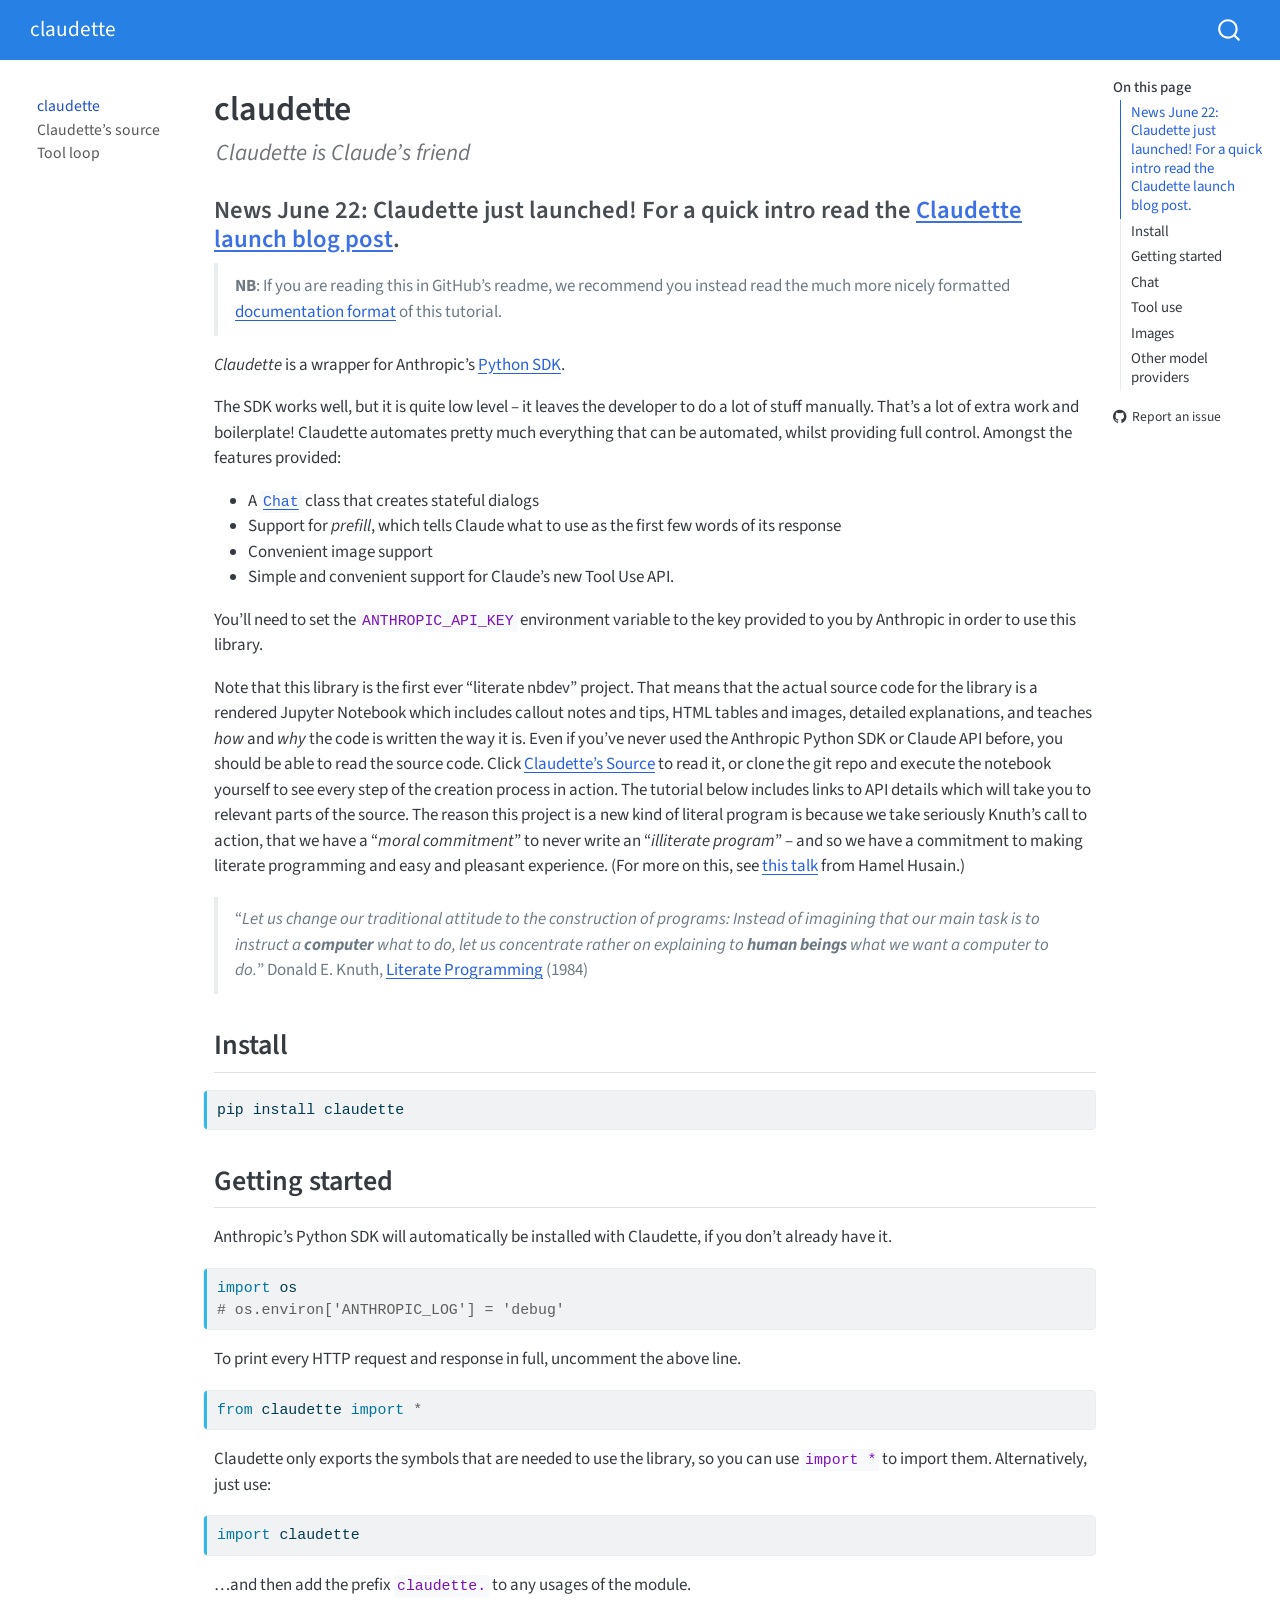
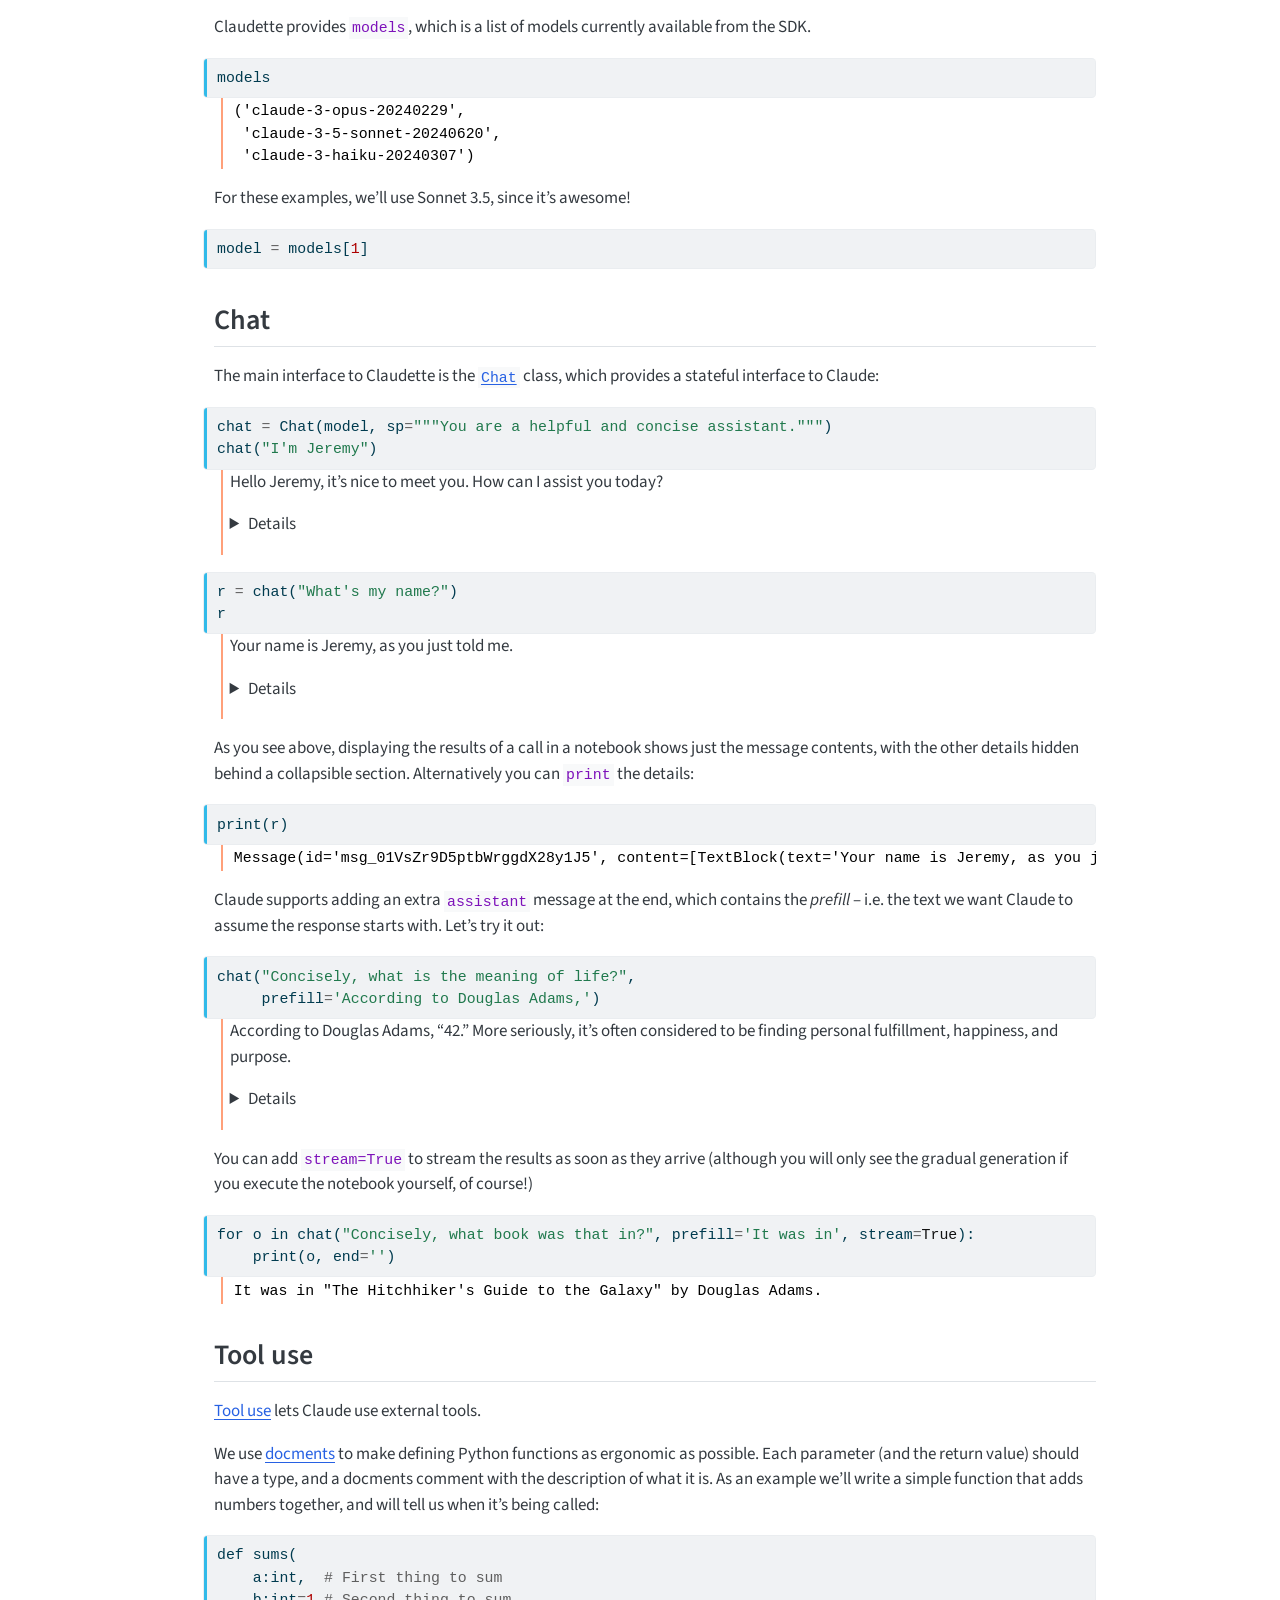
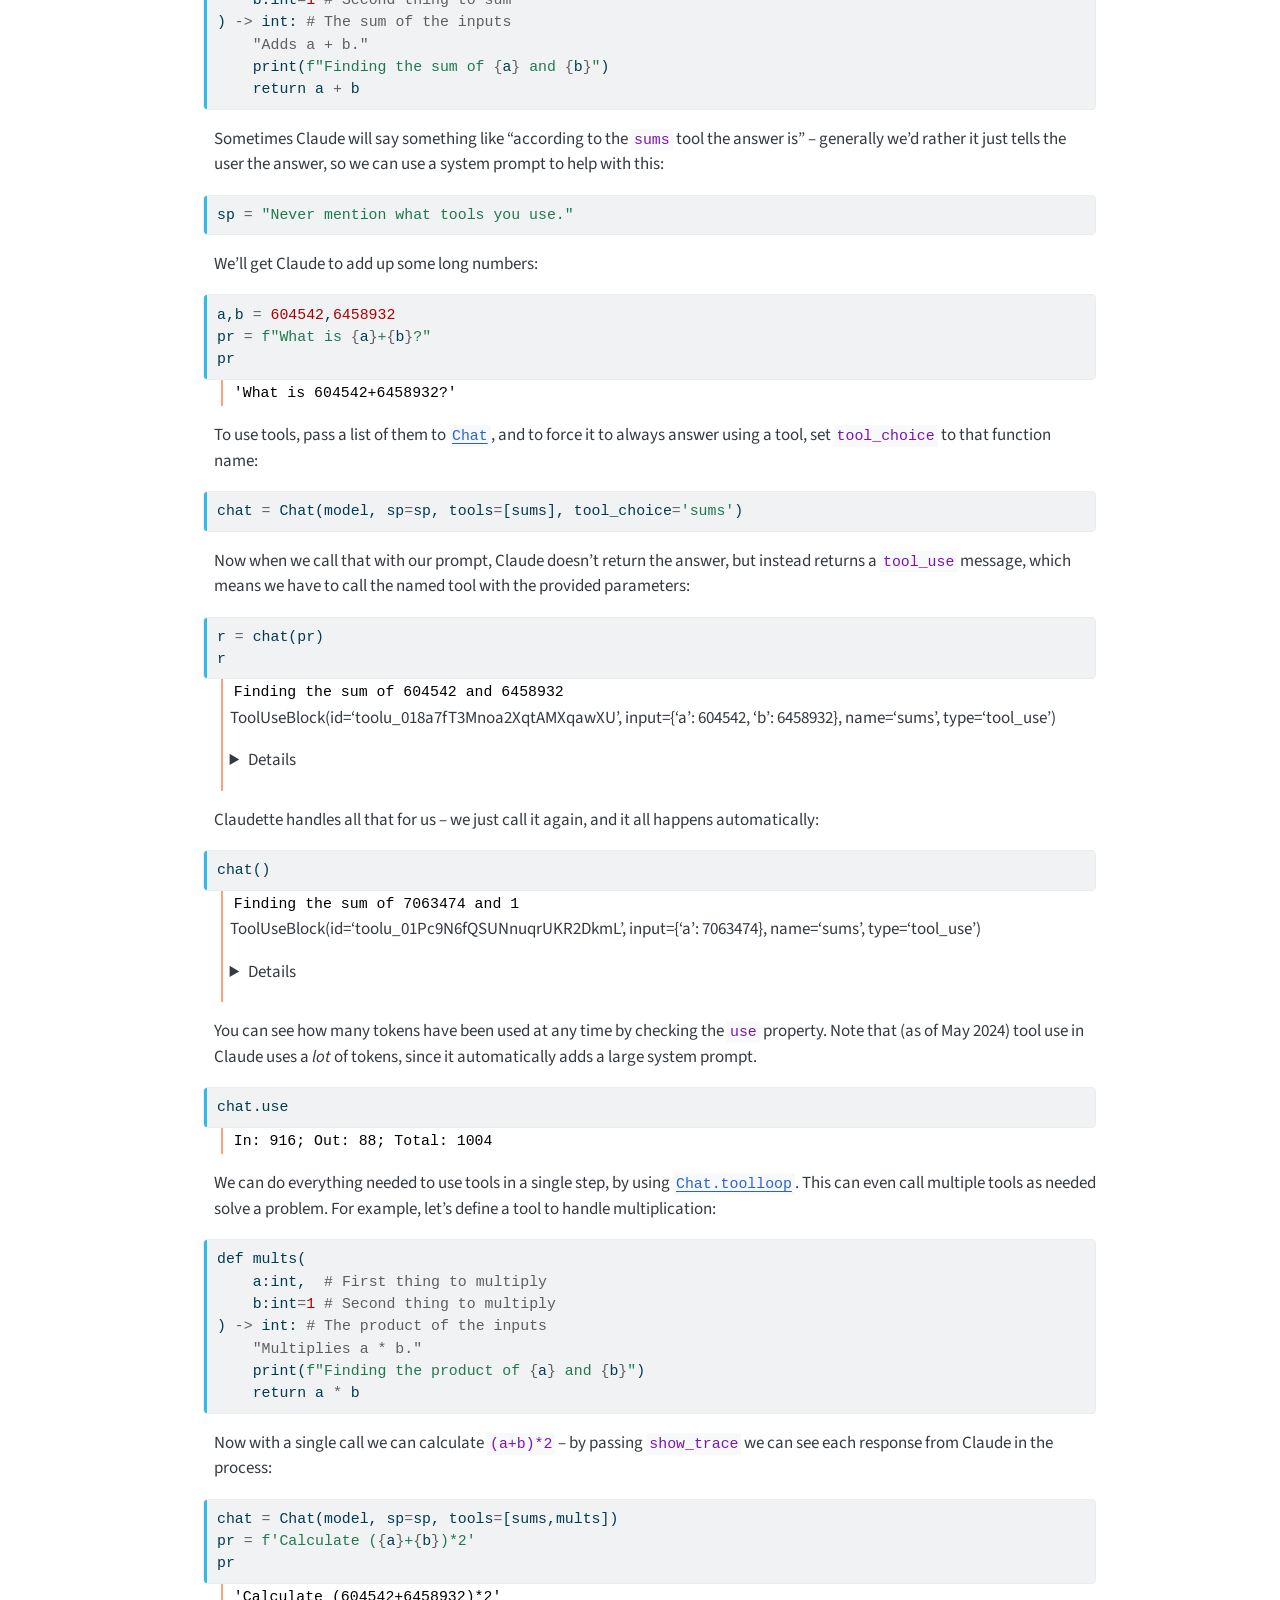
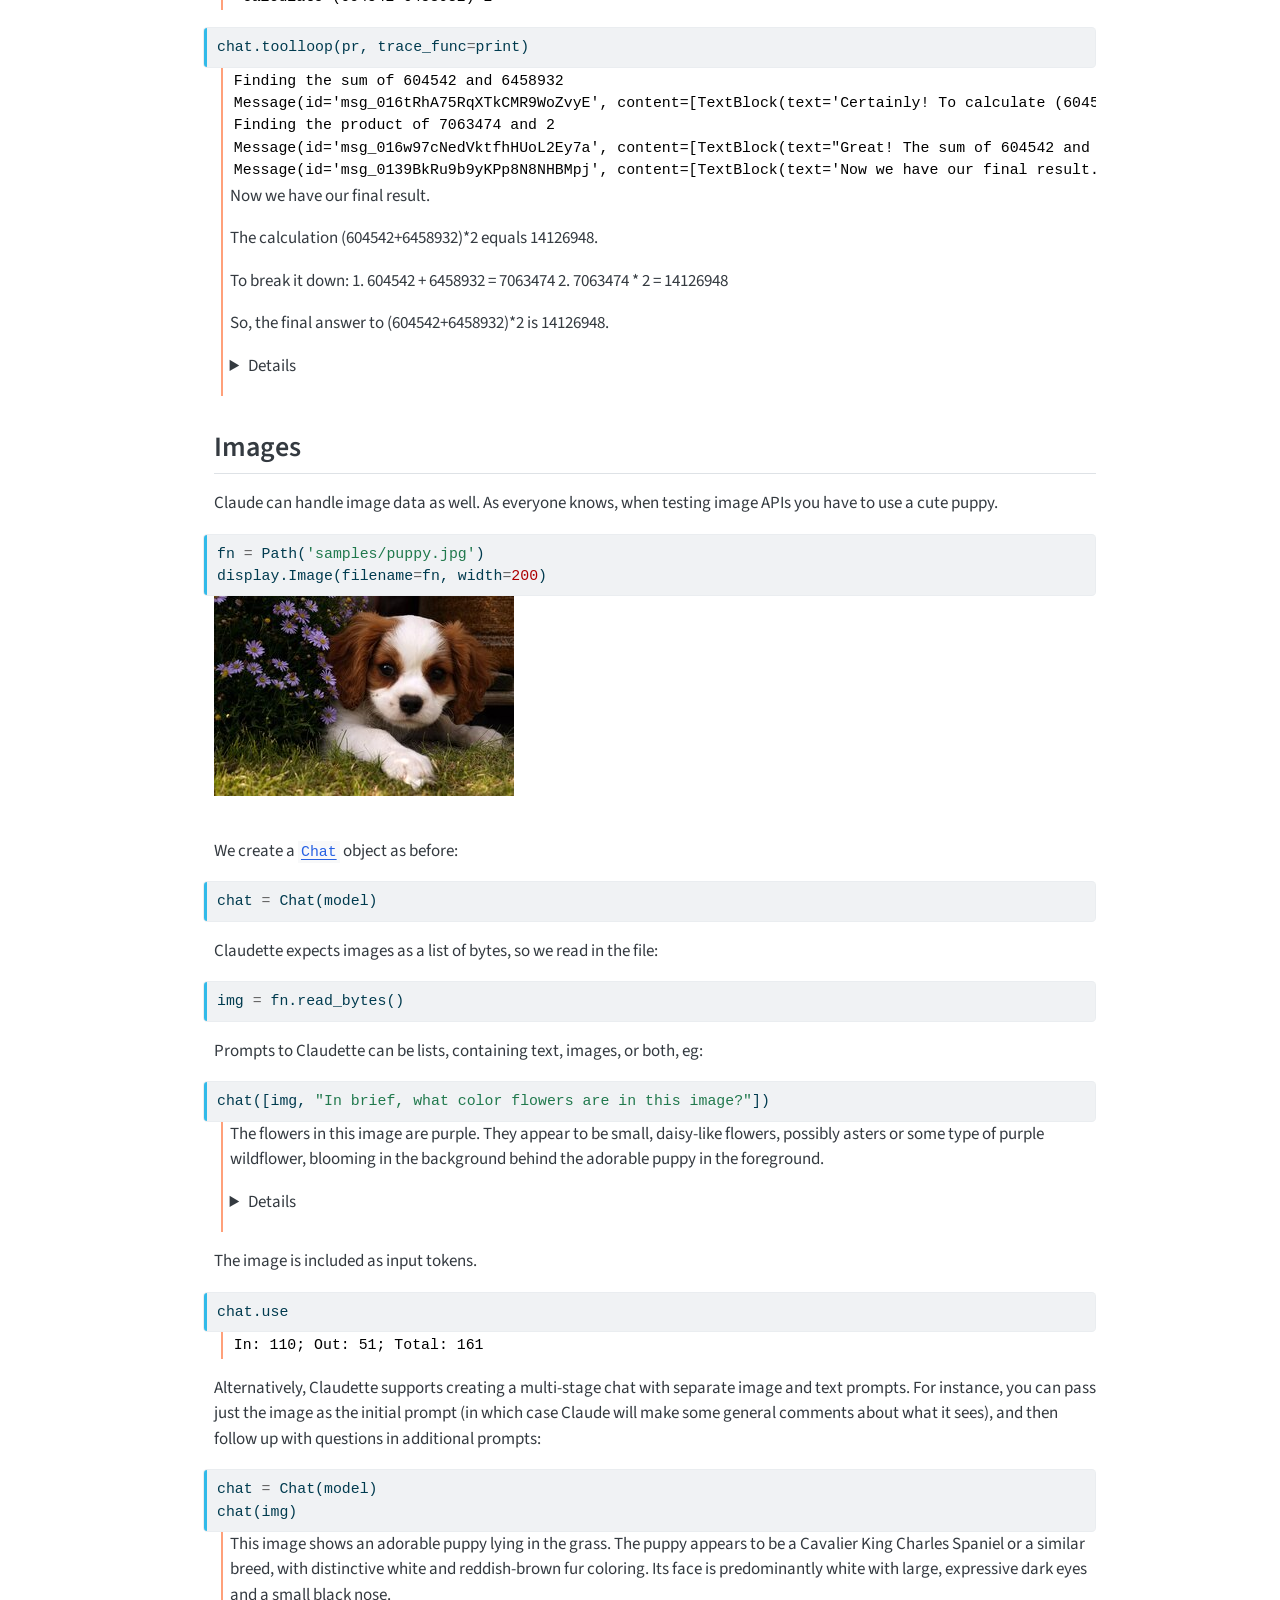
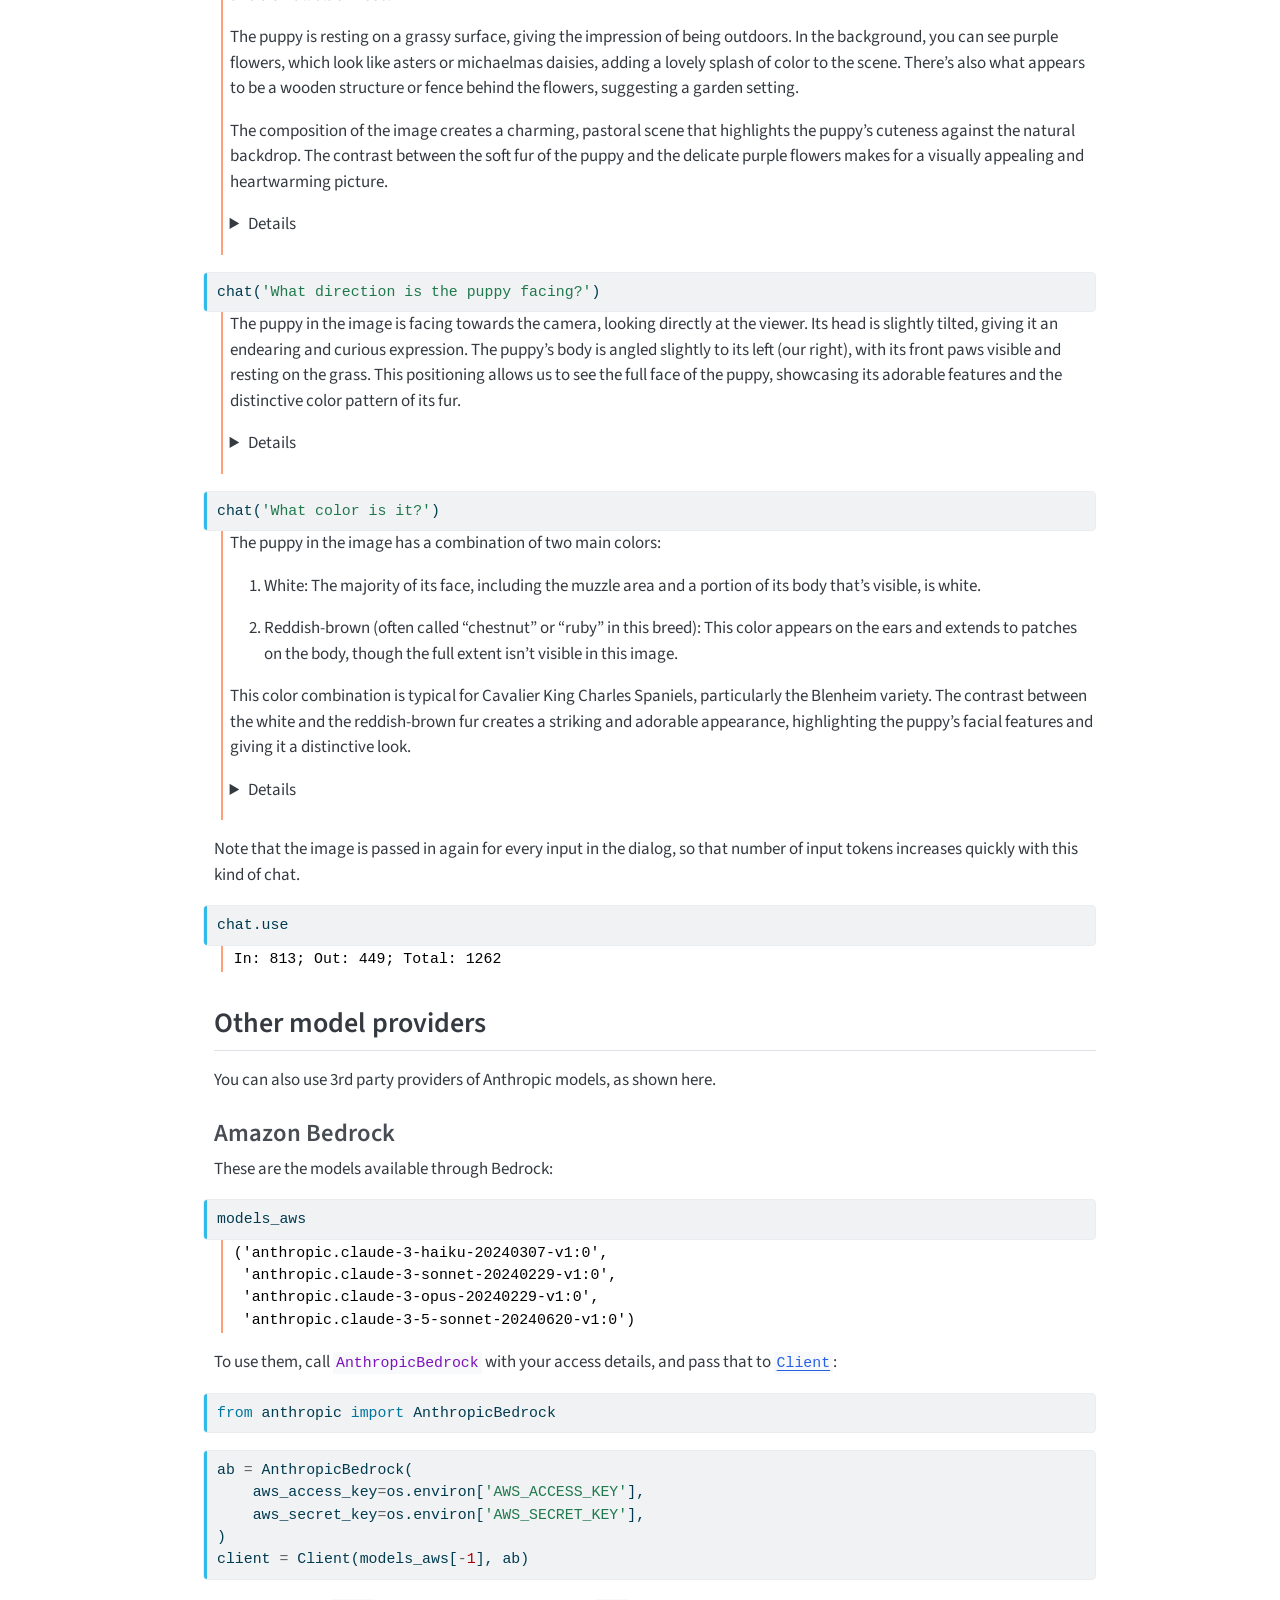
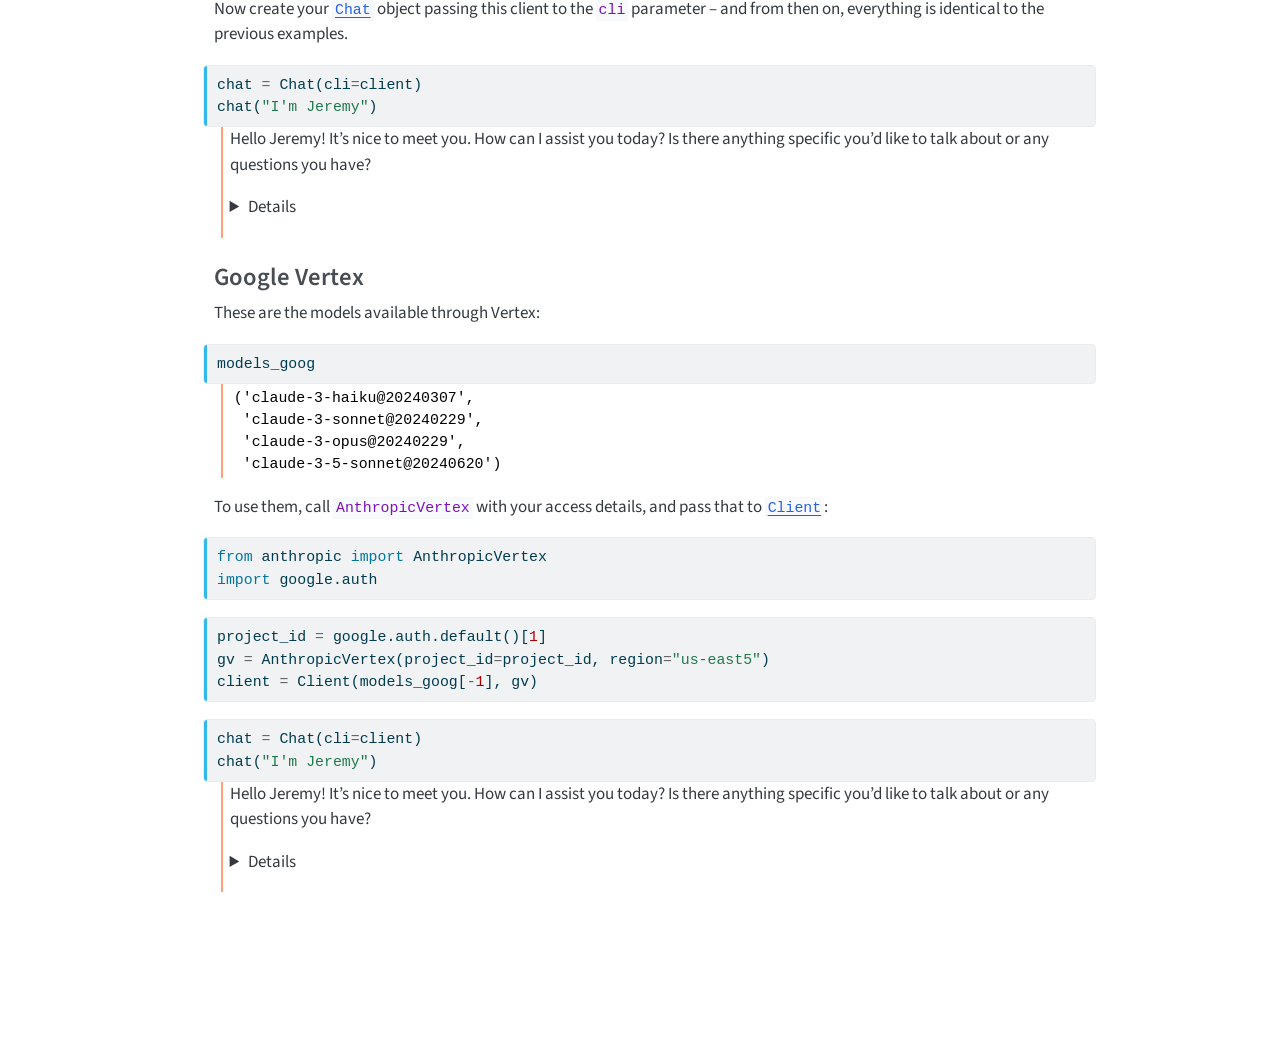
<file: index.html>
<!DOCTYPE html>
<html xmlns="http://www.w3.org/1999/xhtml" lang="en" xml:lang="en"><head>

<meta charset="utf-8">
<meta name="generator" content="quarto-1.4.555">

<meta name="viewport" content="width=device-width, initial-scale=1.0, user-scalable=yes">

<meta name="description" content="Claudette is Claude’s friend">

<title>claudette</title>
<style>
code{white-space: pre-wrap;}
span.smallcaps{font-variant: small-caps;}
div.columns{display: flex; gap: min(4vw, 1.5em);}
div.column{flex: auto; overflow-x: auto;}
div.hanging-indent{margin-left: 1.5em; text-indent: -1.5em;}
ul.task-list{list-style: none;}
ul.task-list li input[type="checkbox"] {
  width: 0.8em;
  margin: 0 0.8em 0.2em -1em; /* quarto-specific, see https://github.com/quarto-dev/quarto-cli/issues/4556 */ 
  vertical-align: middle;
}
/* CSS for syntax highlighting */
pre > code.sourceCode { white-space: pre; position: relative; }
pre > code.sourceCode > span { line-height: 1.25; }
pre > code.sourceCode > span:empty { height: 1.2em; }
.sourceCode { overflow: visible; }
code.sourceCode > span { color: inherit; text-decoration: inherit; }
div.sourceCode { margin: 1em 0; }
pre.sourceCode { margin: 0; }
@media screen {
div.sourceCode { overflow: auto; }
}
@media print {
pre > code.sourceCode { white-space: pre-wrap; }
pre > code.sourceCode > span { text-indent: -5em; padding-left: 5em; }
}
pre.numberSource code
  { counter-reset: source-line 0; }
pre.numberSource code > span
  { position: relative; left: -4em; counter-increment: source-line; }
pre.numberSource code > span > a:first-child::before
  { content: counter(source-line);
    position: relative; left: -1em; text-align: right; vertical-align: baseline;
    border: none; display: inline-block;
    -webkit-touch-callout: none; -webkit-user-select: none;
    -khtml-user-select: none; -moz-user-select: none;
    -ms-user-select: none; user-select: none;
    padding: 0 4px; width: 4em;
  }
pre.numberSource { margin-left: 3em;  padding-left: 4px; }
div.sourceCode
  {   }
@media screen {
pre > code.sourceCode > span > a:first-child::before { text-decoration: underline; }
}
</style>


<script src="site_libs/quarto-nav/quarto-nav.js"></script>
<script src="site_libs/quarto-nav/headroom.min.js"></script>
<script src="site_libs/clipboard/clipboard.min.js"></script>
<script src="site_libs/quarto-search/autocomplete.umd.js"></script>
<script src="site_libs/quarto-search/fuse.min.js"></script>
<script src="site_libs/quarto-search/quarto-search.js"></script>
<meta name="quarto:offset" content="./">
<script src="site_libs/quarto-html/quarto.js"></script>
<script src="site_libs/quarto-html/popper.min.js"></script>
<script src="site_libs/quarto-html/tippy.umd.min.js"></script>
<script src="site_libs/quarto-html/anchor.min.js"></script>
<link href="site_libs/quarto-html/tippy.css" rel="stylesheet">
<link href="site_libs/quarto-html/quarto-syntax-highlighting.css" rel="stylesheet" id="quarto-text-highlighting-styles">
<script src="site_libs/bootstrap/bootstrap.min.js"></script>
<link href="site_libs/bootstrap/bootstrap-icons.css" rel="stylesheet">
<link href="site_libs/bootstrap/bootstrap.min.css" rel="stylesheet" id="quarto-bootstrap" data-mode="light">
<script id="quarto-search-options" type="application/json">{
  "location": "navbar",
  "copy-button": false,
  "collapse-after": 3,
  "panel-placement": "end",
  "type": "overlay",
  "limit": 50,
  "keyboard-shortcut": [
    "f",
    "/",
    "s"
  ],
  "show-item-context": false,
  "language": {
    "search-no-results-text": "No results",
    "search-matching-documents-text": "matching documents",
    "search-copy-link-title": "Copy link to search",
    "search-hide-matches-text": "Hide additional matches",
    "search-more-match-text": "more match in this document",
    "search-more-matches-text": "more matches in this document",
    "search-clear-button-title": "Clear",
    "search-text-placeholder": "",
    "search-detached-cancel-button-title": "Cancel",
    "search-submit-button-title": "Submit",
    "search-label": "Search"
  }
}</script>


<link rel="stylesheet" href="styles.css">
<meta property="og:title" content="claudette">
<meta property="og:description" content="Claudette is Claude’s friend">
<meta property="og:site_name" content="claudette">
<meta name="twitter:title" content="claudette">
<meta name="twitter:description" content="Claudette is Claude’s friend">
<meta name="twitter:card" content="summary">
</head>

<body class="nav-sidebar floating nav-fixed">

<div id="quarto-search-results"></div>
  <header id="quarto-header" class="headroom fixed-top">
    <nav class="navbar navbar-expand-lg " data-bs-theme="dark">
      <div class="navbar-container container-fluid">
      <div class="navbar-brand-container mx-auto">
    <a class="navbar-brand" href="./index.html">
    <span class="navbar-title">claudette</span>
    </a>
  </div>
        <div class="quarto-navbar-tools tools-end">
</div>
          <div id="quarto-search" class="" title="Search"></div>
      </div> <!-- /container-fluid -->
    </nav>
  <nav class="quarto-secondary-nav">
    <div class="container-fluid d-flex">
      <button type="button" class="quarto-btn-toggle btn" data-bs-toggle="collapse" data-bs-target=".quarto-sidebar-collapse-item" aria-controls="quarto-sidebar" aria-expanded="false" aria-label="Toggle sidebar navigation" onclick="if (window.quartoToggleHeadroom) { window.quartoToggleHeadroom(); }">
        <i class="bi bi-layout-text-sidebar-reverse"></i>
      </button>
        <nav class="quarto-page-breadcrumbs" aria-label="breadcrumb"><ol class="breadcrumb"><li class="breadcrumb-item"><a href="./index.html">claudette</a></li></ol></nav>
        <a class="flex-grow-1" role="button" data-bs-toggle="collapse" data-bs-target=".quarto-sidebar-collapse-item" aria-controls="quarto-sidebar" aria-expanded="false" aria-label="Toggle sidebar navigation" onclick="if (window.quartoToggleHeadroom) { window.quartoToggleHeadroom(); }">      
        </a>
    </div>
  </nav>
</header>
<!-- content -->
<div id="quarto-content" class="quarto-container page-columns page-rows-contents page-layout-article page-navbar">
<!-- sidebar -->
  <nav id="quarto-sidebar" class="sidebar collapse collapse-horizontal quarto-sidebar-collapse-item sidebar-navigation floating overflow-auto">
    <div class="sidebar-menu-container"> 
    <ul class="list-unstyled mt-1">
        <li class="sidebar-item">
  <div class="sidebar-item-container"> 
  <a href="./index.html" class="sidebar-item-text sidebar-link active">
 <span class="menu-text">claudette</span></a>
  </div>
</li>
        <li class="sidebar-item">
  <div class="sidebar-item-container"> 
  <a href="./core.html" class="sidebar-item-text sidebar-link">
 <span class="menu-text">Claudette’s source</span></a>
  </div>
</li>
        <li class="sidebar-item">
  <div class="sidebar-item-container"> 
  <a href="./toolloop.html" class="sidebar-item-text sidebar-link">
 <span class="menu-text">Tool loop</span></a>
  </div>
</li>
    </ul>
    </div>
</nav>
<div id="quarto-sidebar-glass" class="quarto-sidebar-collapse-item" data-bs-toggle="collapse" data-bs-target=".quarto-sidebar-collapse-item"></div>
<!-- margin-sidebar -->
    <div id="quarto-margin-sidebar" class="sidebar margin-sidebar">
        <nav id="TOC" role="doc-toc" class="toc-active">
    <h2 id="toc-title">On this page</h2>
   
  <ul>
  <li><a href="#news-june-22-claudette-just-launched-for-a-quick-intro-read-the-claudette-launch-blog-post." id="toc-news-june-22-claudette-just-launched-for-a-quick-intro-read-the-claudette-launch-blog-post." class="nav-link active" data-scroll-target="#news-june-22-claudette-just-launched-for-a-quick-intro-read-the-claudette-launch-blog-post.">News June 22: Claudette just launched! For a quick intro read the Claudette launch blog post.</a></li>
  <li><a href="#install" id="toc-install" class="nav-link" data-scroll-target="#install">Install</a></li>
  <li><a href="#getting-started" id="toc-getting-started" class="nav-link" data-scroll-target="#getting-started">Getting started</a></li>
  <li><a href="#chat" id="toc-chat" class="nav-link" data-scroll-target="#chat">Chat</a></li>
  <li><a href="#tool-use" id="toc-tool-use" class="nav-link" data-scroll-target="#tool-use">Tool use</a></li>
  <li><a href="#images" id="toc-images" class="nav-link" data-scroll-target="#images">Images</a></li>
  <li><a href="#other-model-providers" id="toc-other-model-providers" class="nav-link" data-scroll-target="#other-model-providers">Other model providers</a>
  <ul class="collapse">
  <li><a href="#amazon-bedrock" id="toc-amazon-bedrock" class="nav-link" data-scroll-target="#amazon-bedrock">Amazon Bedrock</a></li>
  <li><a href="#google-vertex" id="toc-google-vertex" class="nav-link" data-scroll-target="#google-vertex">Google Vertex</a></li>
  </ul></li>
  </ul>
<div class="toc-actions"><ul><li><a href="https://github.com/AnswerDotAI/claudette/issues/new" class="toc-action"><i class="bi bi-github"></i>Report an issue</a></li></ul></div></nav>
    </div>
<!-- main -->
<main class="content" id="quarto-document-content">

<header id="title-block-header" class="quarto-title-block default">
<div class="quarto-title">
<h1 class="title">claudette</h1>
</div>

<div>
  <div class="description">
    Claudette is Claude’s friend
  </div>
</div>


<div class="quarto-title-meta">

    
  
    
  </div>
  


</header>


<!-- WARNING: THIS FILE WAS AUTOGENERATED! DO NOT EDIT! -->
<section id="news-june-22-claudette-just-launched-for-a-quick-intro-read-the-claudette-launch-blog-post." class="level3">
<h3 class="anchored" data-anchor-id="news-june-22-claudette-just-launched-for-a-quick-intro-read-the-claudette-launch-blog-post.">News June 22: Claudette just launched! For a quick intro read the <a href="https://www.answer.ai/posts/2024-06-21-claudette.html">Claudette launch blog post</a>.</h3>
<blockquote class="blockquote">
<p><strong>NB</strong>: If you are reading this in GitHub’s readme, we recommend you instead read the much more nicely formatted <a href="https://claudette.answer.ai/">documentation format</a> of this tutorial.</p>
</blockquote>
<p><em>Claudette</em> is a wrapper for Anthropic’s <a href="https://github.com/anthropics/anthropic-sdk-python">Python SDK</a>.</p>
<p>The SDK works well, but it is quite low level – it leaves the developer to do a lot of stuff manually. That’s a lot of extra work and boilerplate! Claudette automates pretty much everything that can be automated, whilst providing full control. Amongst the features provided:</p>
<ul>
<li>A <a href="https://claudette.answer.ai/core.html#chat"><code>Chat</code></a> class that creates stateful dialogs</li>
<li>Support for <em>prefill</em>, which tells Claude what to use as the first few words of its response</li>
<li>Convenient image support</li>
<li>Simple and convenient support for Claude’s new Tool Use API.</li>
</ul>
<p>You’ll need to set the <code>ANTHROPIC_API_KEY</code> environment variable to the key provided to you by Anthropic in order to use this library.</p>
<p>Note that this library is the first ever “literate nbdev” project. That means that the actual source code for the library is a rendered Jupyter Notebook which includes callout notes and tips, HTML tables and images, detailed explanations, and teaches <em>how</em> and <em>why</em> the code is written the way it is. Even if you’ve never used the Anthropic Python SDK or Claude API before, you should be able to read the source code. Click <a href="https://claudette.answer.ai/core.html">Claudette’s Source</a> to read it, or clone the git repo and execute the notebook yourself to see every step of the creation process in action. The tutorial below includes links to API details which will take you to relevant parts of the source. The reason this project is a new kind of literal program is because we take seriously Knuth’s call to action, that we have a “<em>moral commitment</em>” to never write an “<em>illiterate program</em>” – and so we have a commitment to making literate programming and easy and pleasant experience. (For more on this, see <a href="https://www.youtube.com/watch?v=rX1yGxJijsI">this talk</a> from Hamel Husain.)</p>
<blockquote class="blockquote">
<p>“<em>Let us change our traditional attitude to the construction of programs: Instead of imagining that our main task is to instruct a <strong>computer</strong> what to do, let us concentrate rather on explaining to <strong>human beings</strong> what we want a computer to do.</em>” Donald E. Knuth, <a href="https://www.cs.tufts.edu/~nr/cs257/archive/literate-programming/01-knuth-lp.pdf">Literate Programming</a> (1984)</p>
</blockquote>
</section>
<section id="install" class="level2">
<h2 class="anchored" data-anchor-id="install">Install</h2>
<div class="sourceCode" id="cb1"><pre class="sourceCode sh code-with-copy"><code class="sourceCode bash"><span id="cb1-1"><a href="#cb1-1" aria-hidden="true" tabindex="-1"></a><span class="ex">pip</span> install claudette</span></code><button title="Copy to Clipboard" class="code-copy-button"><i class="bi"></i></button></pre></div>
</section>
<section id="getting-started" class="level2">
<h2 class="anchored" data-anchor-id="getting-started">Getting started</h2>
<p>Anthropic’s Python SDK will automatically be installed with Claudette, if you don’t already have it.</p>
<div id="6647ace5" class="cell">
<div class="sourceCode cell-code" id="cb2"><pre class="sourceCode python code-with-copy"><code class="sourceCode python"><span id="cb2-1"><a href="#cb2-1" aria-hidden="true" tabindex="-1"></a><span class="im">import</span> os</span>
<span id="cb2-2"><a href="#cb2-2" aria-hidden="true" tabindex="-1"></a><span class="co"># os.environ['ANTHROPIC_LOG'] = 'debug'</span></span></code><button title="Copy to Clipboard" class="code-copy-button"><i class="bi"></i></button></pre></div>
</div>
<p>To print every HTTP request and response in full, uncomment the above line.</p>
<div id="4c049838" class="cell">
<div class="sourceCode cell-code" id="cb3"><pre class="sourceCode python code-with-copy"><code class="sourceCode python"><span id="cb3-1"><a href="#cb3-1" aria-hidden="true" tabindex="-1"></a><span class="im">from</span> claudette <span class="im">import</span> <span class="op">*</span></span></code><button title="Copy to Clipboard" class="code-copy-button"><i class="bi"></i></button></pre></div>
</div>
<p>Claudette only exports the symbols that are needed to use the library, so you can use <code>import *</code> to import them. Alternatively, just use:</p>
<div class="sourceCode" id="cb4"><pre class="sourceCode python code-with-copy"><code class="sourceCode python"><span id="cb4-1"><a href="#cb4-1" aria-hidden="true" tabindex="-1"></a><span class="im">import</span> claudette</span></code><button title="Copy to Clipboard" class="code-copy-button"><i class="bi"></i></button></pre></div>
<p>…and then add the prefix <code>claudette.</code> to any usages of the module.</p>
<p>Claudette provides <code>models</code>, which is a list of models currently available from the SDK.</p>
<div id="cfd8f432" class="cell">
<div class="sourceCode cell-code" id="cb5"><pre class="sourceCode python code-with-copy"><code class="sourceCode python"><span id="cb5-1"><a href="#cb5-1" aria-hidden="true" tabindex="-1"></a>models</span></code><button title="Copy to Clipboard" class="code-copy-button"><i class="bi"></i></button></pre></div>
<div class="cell-output cell-output-display">
<pre><code>('claude-3-opus-20240229',
 'claude-3-5-sonnet-20240620',
 'claude-3-haiku-20240307')</code></pre>
</div>
</div>
<p>For these examples, we’ll use Sonnet 3.5, since it’s awesome!</p>
<div id="8dde0ab6" class="cell">
<div class="sourceCode cell-code" id="cb7"><pre class="sourceCode python code-with-copy"><code class="sourceCode python"><span id="cb7-1"><a href="#cb7-1" aria-hidden="true" tabindex="-1"></a>model <span class="op">=</span> models[<span class="dv">1</span>]</span></code><button title="Copy to Clipboard" class="code-copy-button"><i class="bi"></i></button></pre></div>
</div>
</section>
<section id="chat" class="level2">
<h2 class="anchored" data-anchor-id="chat">Chat</h2>
<p>The main interface to Claudette is the <a href="https://claudette.answer.ai/core.html#chat"><code>Chat</code></a> class, which provides a stateful interface to Claude:</p>
<div id="d92fe1f9" class="cell">
<div class="sourceCode cell-code" id="cb8"><pre class="sourceCode python code-with-copy"><code class="sourceCode python"><span id="cb8-1"><a href="#cb8-1" aria-hidden="true" tabindex="-1"></a>chat <span class="op">=</span> Chat(model, sp<span class="op">=</span><span class="st">"""You are a helpful and concise assistant."""</span>)</span>
<span id="cb8-2"><a href="#cb8-2" aria-hidden="true" tabindex="-1"></a>chat(<span class="st">"I'm Jeremy"</span>)</span></code><button title="Copy to Clipboard" class="code-copy-button"><i class="bi"></i></button></pre></div>
<div class="cell-output cell-output-display cell-output-markdown">
<p>Hello Jeremy, it’s nice to meet you. How can I assist you today?</p>
<details>
<ul>
<li>id: msg_01KLrPzN79dXmDhTH2Nv6tjn</li>
<li>content: [{‘text’: “Hello Jeremy, it’s nice to meet you. How can I assist you today?”, ‘type’: ‘text’}]</li>
<li>model: claude-3-5-sonnet-20240620</li>
<li>role: assistant</li>
<li>stop_reason: end_turn</li>
<li>stop_sequence: None</li>
<li>type: message</li>
<li>usage: {‘input_tokens’: 19, ‘output_tokens’: 20}</li>
</ul>
</details>
</div>
</div>
<div id="775e570f" class="cell">
<div class="sourceCode cell-code" id="cb9"><pre class="sourceCode python code-with-copy"><code class="sourceCode python"><span id="cb9-1"><a href="#cb9-1" aria-hidden="true" tabindex="-1"></a>r <span class="op">=</span> chat(<span class="st">"What's my name?"</span>)</span>
<span id="cb9-2"><a href="#cb9-2" aria-hidden="true" tabindex="-1"></a>r</span></code><button title="Copy to Clipboard" class="code-copy-button"><i class="bi"></i></button></pre></div>
<div class="cell-output cell-output-display cell-output-markdown">
<p>Your name is Jeremy, as you just told me.</p>
<details>
<ul>
<li>id: msg_01VsZr9D5ptbWrggdX28y1J5</li>
<li>content: [{‘text’: ‘Your name is Jeremy, as you just told me.’, ‘type’: ‘text’}]</li>
<li>model: claude-3-5-sonnet-20240620</li>
<li>role: assistant</li>
<li>stop_reason: end_turn</li>
<li>stop_sequence: None</li>
<li>type: message</li>
<li>usage: {‘input_tokens’: 47, ‘output_tokens’: 14}</li>
</ul>
</details>
</div>
</div>
<p>As you see above, displaying the results of a call in a notebook shows just the message contents, with the other details hidden behind a collapsible section. Alternatively you can <code>print</code> the details:</p>
<div id="50881e3f" class="cell">
<div class="sourceCode cell-code" id="cb10"><pre class="sourceCode python code-with-copy"><code class="sourceCode python"><span id="cb10-1"><a href="#cb10-1" aria-hidden="true" tabindex="-1"></a><span class="bu">print</span>(r)</span></code><button title="Copy to Clipboard" class="code-copy-button"><i class="bi"></i></button></pre></div>
<div class="cell-output cell-output-stdout">
<pre><code>Message(id='msg_01VsZr9D5ptbWrggdX28y1J5', content=[TextBlock(text='Your name is Jeremy, as you just told me.', type='text')], model='claude-3-5-sonnet-20240620', role='assistant', stop_reason='end_turn', stop_sequence=None, type='message', usage=In: 47; Out: 14; Total: 61)</code></pre>
</div>
</div>
<p>Claude supports adding an extra <code>assistant</code> message at the end, which contains the <em>prefill</em> – i.e.&nbsp;the text we want Claude to assume the response starts with. Let’s try it out:</p>
<div id="830a6bf8" class="cell">
<div class="sourceCode cell-code" id="cb12"><pre class="sourceCode python code-with-copy"><code class="sourceCode python"><span id="cb12-1"><a href="#cb12-1" aria-hidden="true" tabindex="-1"></a>chat(<span class="st">"Concisely, what is the meaning of life?"</span>,</span>
<span id="cb12-2"><a href="#cb12-2" aria-hidden="true" tabindex="-1"></a>     prefill<span class="op">=</span><span class="st">'According to Douglas Adams,'</span>)</span></code><button title="Copy to Clipboard" class="code-copy-button"><i class="bi"></i></button></pre></div>
<div class="cell-output cell-output-display cell-output-markdown">
<p>According to Douglas Adams, “42.” More seriously, it’s often considered to be finding personal fulfillment, happiness, and purpose.</p>
<details>
<ul>
<li>id: msg_01RMBD95RyQjbsNckGYmRMLu</li>
<li>content: [{‘text’: ‘According to Douglas Adams, “42.” More seriously, it's often considered to be finding personal fulfillment, happiness, and purpose.’, ‘type’: ‘text’}]</li>
<li>model: claude-3-5-sonnet-20240620</li>
<li>role: assistant</li>
<li>stop_reason: end_turn</li>
<li>stop_sequence: None</li>
<li>type: message</li>
<li>usage: {‘input_tokens’: 81, ‘output_tokens’: 27}</li>
</ul>
</details>
</div>
</div>
<p>You can add <code>stream=True</code> to stream the results as soon as they arrive (although you will only see the gradual generation if you execute the notebook yourself, of course!)</p>
<div id="8949a074" class="cell">
<div class="sourceCode cell-code" id="cb13"><pre class="sourceCode python code-with-copy"><code class="sourceCode python"><span id="cb13-1"><a href="#cb13-1" aria-hidden="true" tabindex="-1"></a><span class="cf">for</span> o <span class="kw">in</span> chat(<span class="st">"Concisely, what book was that in?"</span>, prefill<span class="op">=</span><span class="st">'It was in'</span>, stream<span class="op">=</span><span class="va">True</span>):</span>
<span id="cb13-2"><a href="#cb13-2" aria-hidden="true" tabindex="-1"></a>    <span class="bu">print</span>(o, end<span class="op">=</span><span class="st">''</span>)</span></code><button title="Copy to Clipboard" class="code-copy-button"><i class="bi"></i></button></pre></div>
<div class="cell-output cell-output-stdout">
<pre><code>It was in "The Hitchhiker's Guide to the Galaxy" by Douglas Adams.</code></pre>
</div>
</div>
</section>
<section id="tool-use" class="level2">
<h2 class="anchored" data-anchor-id="tool-use">Tool use</h2>
<p><a href="https://docs.anthropic.com/claude/docs/tool-use">Tool use</a> lets Claude use external tools.</p>
<p>We use <a href="https://fastcore.fast.ai/docments.html">docments</a> to make defining Python functions as ergonomic as possible. Each parameter (and the return value) should have a type, and a docments comment with the description of what it is. As an example we’ll write a simple function that adds numbers together, and will tell us when it’s being called:</p>
<div id="b9fbfc57" class="cell">
<div class="sourceCode cell-code" id="cb15"><pre class="sourceCode python code-with-copy"><code class="sourceCode python"><span id="cb15-1"><a href="#cb15-1" aria-hidden="true" tabindex="-1"></a><span class="kw">def</span> sums(</span>
<span id="cb15-2"><a href="#cb15-2" aria-hidden="true" tabindex="-1"></a>    a:<span class="bu">int</span>,  <span class="co"># First thing to sum</span></span>
<span id="cb15-3"><a href="#cb15-3" aria-hidden="true" tabindex="-1"></a>    b:<span class="bu">int</span><span class="op">=</span><span class="dv">1</span> <span class="co"># Second thing to sum</span></span>
<span id="cb15-4"><a href="#cb15-4" aria-hidden="true" tabindex="-1"></a>) <span class="op">-&gt;</span> <span class="bu">int</span>: <span class="co"># The sum of the inputs</span></span>
<span id="cb15-5"><a href="#cb15-5" aria-hidden="true" tabindex="-1"></a>    <span class="co">"Adds a + b."</span></span>
<span id="cb15-6"><a href="#cb15-6" aria-hidden="true" tabindex="-1"></a>    <span class="bu">print</span>(<span class="ss">f"Finding the sum of </span><span class="sc">{</span>a<span class="sc">}</span><span class="ss"> and </span><span class="sc">{</span>b<span class="sc">}</span><span class="ss">"</span>)</span>
<span id="cb15-7"><a href="#cb15-7" aria-hidden="true" tabindex="-1"></a>    <span class="cf">return</span> a <span class="op">+</span> b</span></code><button title="Copy to Clipboard" class="code-copy-button"><i class="bi"></i></button></pre></div>
</div>
<p>Sometimes Claude will say something like “according to the <code>sums</code> tool the answer is” – generally we’d rather it just tells the user the answer, so we can use a system prompt to help with this:</p>
<div id="3549e7b4" class="cell">
<div class="sourceCode cell-code" id="cb16"><pre class="sourceCode python code-with-copy"><code class="sourceCode python"><span id="cb16-1"><a href="#cb16-1" aria-hidden="true" tabindex="-1"></a>sp <span class="op">=</span> <span class="st">"Never mention what tools you use."</span></span></code><button title="Copy to Clipboard" class="code-copy-button"><i class="bi"></i></button></pre></div>
</div>
<p>We’ll get Claude to add up some long numbers:</p>
<div id="7a5bc98a" class="cell">
<div class="sourceCode cell-code" id="cb17"><pre class="sourceCode python code-with-copy"><code class="sourceCode python"><span id="cb17-1"><a href="#cb17-1" aria-hidden="true" tabindex="-1"></a>a,b <span class="op">=</span> <span class="dv">604542</span>,<span class="dv">6458932</span></span>
<span id="cb17-2"><a href="#cb17-2" aria-hidden="true" tabindex="-1"></a>pr <span class="op">=</span> <span class="ss">f"What is </span><span class="sc">{</span>a<span class="sc">}</span><span class="ss">+</span><span class="sc">{</span>b<span class="sc">}</span><span class="ss">?"</span></span>
<span id="cb17-3"><a href="#cb17-3" aria-hidden="true" tabindex="-1"></a>pr</span></code><button title="Copy to Clipboard" class="code-copy-button"><i class="bi"></i></button></pre></div>
<div class="cell-output cell-output-display">
<pre><code>'What is 604542+6458932?'</code></pre>
</div>
</div>
<p>To use tools, pass a list of them to <a href="https://claudette.answer.ai/core.html#chat"><code>Chat</code></a>, and to force it to always answer using a tool, set <code>tool_choice</code> to that function name:</p>
<div id="84bf4c91" class="cell">
<div class="sourceCode cell-code" id="cb19"><pre class="sourceCode python code-with-copy"><code class="sourceCode python"><span id="cb19-1"><a href="#cb19-1" aria-hidden="true" tabindex="-1"></a>chat <span class="op">=</span> Chat(model, sp<span class="op">=</span>sp, tools<span class="op">=</span>[sums], tool_choice<span class="op">=</span><span class="st">'sums'</span>)</span></code><button title="Copy to Clipboard" class="code-copy-button"><i class="bi"></i></button></pre></div>
</div>
<p>Now when we call that with our prompt, Claude doesn’t return the answer, but instead returns a <code>tool_use</code> message, which means we have to call the named tool with the provided parameters:</p>
<div id="7b1e3446" class="cell">
<div class="sourceCode cell-code" id="cb20"><pre class="sourceCode python code-with-copy"><code class="sourceCode python"><span id="cb20-1"><a href="#cb20-1" aria-hidden="true" tabindex="-1"></a>r <span class="op">=</span> chat(pr)</span>
<span id="cb20-2"><a href="#cb20-2" aria-hidden="true" tabindex="-1"></a>r</span></code><button title="Copy to Clipboard" class="code-copy-button"><i class="bi"></i></button></pre></div>
<div class="cell-output cell-output-stdout">
<pre><code>Finding the sum of 604542 and 6458932</code></pre>
</div>
<div class="cell-output cell-output-display cell-output-markdown">
<p>ToolUseBlock(id=‘toolu_018a7fT3Mnoa2XqtAMXqawXU’, input={‘a’: 604542, ‘b’: 6458932}, name=‘sums’, type=‘tool_use’)</p>
<details>
<ul>
<li>id: msg_011r1ZTjJSLFCJKceMoFSPky</li>
<li>content: [{‘id’: ‘toolu_018a7fT3Mnoa2XqtAMXqawXU’, ‘input’: {‘a’: 604542, ‘b’: 6458932}, ‘name’: ‘sums’, ‘type’: ‘tool_use’}]</li>
<li>model: claude-3-5-sonnet-20240620</li>
<li>role: assistant</li>
<li>stop_reason: tool_use</li>
<li>stop_sequence: None</li>
<li>type: message</li>
<li>usage: {‘input_tokens’: 414, ‘output_tokens’: 53}</li>
</ul>
</details>
</div>
</div>
<p>Claudette handles all that for us – we just call it again, and it all happens automatically:</p>
<div id="2399deae" class="cell">
<div class="sourceCode cell-code" id="cb22"><pre class="sourceCode python code-with-copy"><code class="sourceCode python"><span id="cb22-1"><a href="#cb22-1" aria-hidden="true" tabindex="-1"></a>chat()</span></code><button title="Copy to Clipboard" class="code-copy-button"><i class="bi"></i></button></pre></div>
<div class="cell-output cell-output-stdout">
<pre><code>Finding the sum of 7063474 and 1</code></pre>
</div>
<div class="cell-output cell-output-display cell-output-markdown">
<p>ToolUseBlock(id=‘toolu_01Pc9N6fQSUNnuqrUKR2DkmL’, input={‘a’: 7063474}, name=‘sums’, type=‘tool_use’)</p>
<details>
<ul>
<li>id: msg_01Ct8URrPt5hf5mjUSndwigS</li>
<li>content: [{‘id’: ‘toolu_01Pc9N6fQSUNnuqrUKR2DkmL’, ‘input’: {‘a’: 7063474}, ‘name’: ‘sums’, ‘type’: ‘tool_use’}]</li>
<li>model: claude-3-5-sonnet-20240620</li>
<li>role: assistant</li>
<li>stop_reason: tool_use</li>
<li>stop_sequence: None</li>
<li>type: message</li>
<li>usage: {‘input_tokens’: 502, ‘output_tokens’: 35}</li>
</ul>
</details>
</div>
</div>
<p>You can see how many tokens have been used at any time by checking the <code>use</code> property. Note that (as of May 2024) tool use in Claude uses a <em>lot</em> of tokens, since it automatically adds a large system prompt.</p>
<div id="c2dbea0c" class="cell">
<div class="sourceCode cell-code" id="cb24"><pre class="sourceCode python code-with-copy"><code class="sourceCode python"><span id="cb24-1"><a href="#cb24-1" aria-hidden="true" tabindex="-1"></a>chat.use</span></code><button title="Copy to Clipboard" class="code-copy-button"><i class="bi"></i></button></pre></div>
<div class="cell-output cell-output-display">
<pre><code>In: 916; Out: 88; Total: 1004</code></pre>
</div>
</div>
<p>We can do everything needed to use tools in a single step, by using <a href="https://claudette.answer.ai/toolloop.html#chat.toolloop"><code>Chat.toolloop</code></a>. This can even call multiple tools as needed solve a problem. For example, let’s define a tool to handle multiplication:</p>
<div id="b3071fac" class="cell">
<div class="sourceCode cell-code" id="cb26"><pre class="sourceCode python code-with-copy"><code class="sourceCode python"><span id="cb26-1"><a href="#cb26-1" aria-hidden="true" tabindex="-1"></a><span class="kw">def</span> mults(</span>
<span id="cb26-2"><a href="#cb26-2" aria-hidden="true" tabindex="-1"></a>    a:<span class="bu">int</span>,  <span class="co"># First thing to multiply</span></span>
<span id="cb26-3"><a href="#cb26-3" aria-hidden="true" tabindex="-1"></a>    b:<span class="bu">int</span><span class="op">=</span><span class="dv">1</span> <span class="co"># Second thing to multiply</span></span>
<span id="cb26-4"><a href="#cb26-4" aria-hidden="true" tabindex="-1"></a>) <span class="op">-&gt;</span> <span class="bu">int</span>: <span class="co"># The product of the inputs</span></span>
<span id="cb26-5"><a href="#cb26-5" aria-hidden="true" tabindex="-1"></a>    <span class="co">"Multiplies a * b."</span></span>
<span id="cb26-6"><a href="#cb26-6" aria-hidden="true" tabindex="-1"></a>    <span class="bu">print</span>(<span class="ss">f"Finding the product of </span><span class="sc">{</span>a<span class="sc">}</span><span class="ss"> and </span><span class="sc">{</span>b<span class="sc">}</span><span class="ss">"</span>)</span>
<span id="cb26-7"><a href="#cb26-7" aria-hidden="true" tabindex="-1"></a>    <span class="cf">return</span> a <span class="op">*</span> b</span></code><button title="Copy to Clipboard" class="code-copy-button"><i class="bi"></i></button></pre></div>
</div>
<p>Now with a single call we can calculate <code>(a+b)*2</code> – by passing <code>show_trace</code> we can see each response from Claude in the process:</p>
<div id="32c582a9" class="cell">
<div class="sourceCode cell-code" id="cb27"><pre class="sourceCode python code-with-copy"><code class="sourceCode python"><span id="cb27-1"><a href="#cb27-1" aria-hidden="true" tabindex="-1"></a>chat <span class="op">=</span> Chat(model, sp<span class="op">=</span>sp, tools<span class="op">=</span>[sums,mults])</span>
<span id="cb27-2"><a href="#cb27-2" aria-hidden="true" tabindex="-1"></a>pr <span class="op">=</span> <span class="ss">f'Calculate (</span><span class="sc">{</span>a<span class="sc">}</span><span class="ss">+</span><span class="sc">{</span>b<span class="sc">}</span><span class="ss">)*2'</span></span>
<span id="cb27-3"><a href="#cb27-3" aria-hidden="true" tabindex="-1"></a>pr</span></code><button title="Copy to Clipboard" class="code-copy-button"><i class="bi"></i></button></pre></div>
<div class="cell-output cell-output-display">
<pre><code>'Calculate (604542+6458932)*2'</code></pre>
</div>
</div>
<div id="1db03730" class="cell">
<div class="sourceCode cell-code" id="cb29"><pre class="sourceCode python code-with-copy"><code class="sourceCode python"><span id="cb29-1"><a href="#cb29-1" aria-hidden="true" tabindex="-1"></a>chat.toolloop(pr, trace_func<span class="op">=</span><span class="bu">print</span>)</span></code><button title="Copy to Clipboard" class="code-copy-button"><i class="bi"></i></button></pre></div>
<div class="cell-output cell-output-stdout">
<pre><code>Finding the sum of 604542 and 6458932
Message(id='msg_016tRhA75RqXTkCMR9WoZvyE', content=[TextBlock(text='Certainly! To calculate (604542+6458932)*2, we\'ll need to use the available tools to perform the addition and multiplication operations. Let\'s break it down step by step:\n\n1. First, we\'ll add 604542 and 6458932 using the "sums" function.\n2. Then, we\'ll multiply the result by 2 using the "mults" function.\n\nLet\'s start with the addition:', type='text'), ToolUseBlock(id='toolu_017aomxeCUA6DxM9U6UQjMu2', input={'a': 604542, 'b': 6458932}, name='sums', type='tool_use')], model='claude-3-5-sonnet-20240620', role='assistant', stop_reason='tool_use', stop_sequence=None, type='message', usage=In: 538; Out: 168; Total: 706)
Finding the product of 7063474 and 2
Message(id='msg_016w97cNedVktfhHUoL2Ey7a', content=[TextBlock(text="Great! The sum of 604542 and 6458932 is 7063474.\n\nNow, let's multiply this result by 2:", type='text'), ToolUseBlock(id='toolu_0115UMmS2GMeej1CafKLKvBB', input={'a': 7063474, 'b': 2}, name='mults', type='tool_use')], model='claude-3-5-sonnet-20240620', role='assistant', stop_reason='tool_use', stop_sequence=None, type='message', usage=In: 721; Out: 106; Total: 827)
Message(id='msg_0139BkRu9b9yKPp8N8NHBMpj', content=[TextBlock(text='Now we have our final result. \n\nThe calculation (604542+6458932)*2 equals 14126948.\n\nTo break it down:\n1. 604542 + 6458932 = 7063474\n2. 7063474 * 2 = 14126948\n\nSo, the final answer to (604542+6458932)*2 is 14126948.', type='text')], model='claude-3-5-sonnet-20240620', role='assistant', stop_reason='end_turn', stop_sequence=None, type='message', usage=In: 841; Out: 95; Total: 936)</code></pre>
</div>
<div class="cell-output cell-output-display cell-output-markdown">
<p>Now we have our final result.</p>
<p>The calculation (604542+6458932)*2 equals 14126948.</p>
<p>To break it down: 1. 604542 + 6458932 = 7063474 2. 7063474 * 2 = 14126948</p>
<p>So, the final answer to (604542+6458932)*2 is 14126948.</p>
<details>
<ul>
<li>id: msg_0139BkRu9b9yKPp8N8NHBMpj</li>
<li>content: [{‘text’: ’Now we have our final result. calculation (604542+6458932)<em>2 equals 14126948.break it down:. 604542 + 6458932 = 7063474. 7063474 </em> 2 = 14126948, the final answer to (604542+6458932)*2 is 14126948.’, ‘type’: ‘text’}]</li>
<li>model: claude-3-5-sonnet-20240620</li>
<li>role: assistant</li>
<li>stop_reason: end_turn</li>
<li>stop_sequence: None</li>
<li>type: message</li>
<li>usage: {‘input_tokens’: 841, ‘output_tokens’: 95}</li>
</ul>
</details>
</div>
</div>
</section>
<section id="images" class="level2">
<h2 class="anchored" data-anchor-id="images">Images</h2>
<p>Claude can handle image data as well. As everyone knows, when testing image APIs you have to use a cute puppy.</p>
<div id="517fd00e" class="cell">
<div class="sourceCode cell-code" id="cb31"><pre class="sourceCode python code-with-copy"><code class="sourceCode python"><span id="cb31-1"><a href="#cb31-1" aria-hidden="true" tabindex="-1"></a>fn <span class="op">=</span> Path(<span class="st">'samples/puppy.jpg'</span>)</span>
<span id="cb31-2"><a href="#cb31-2" aria-hidden="true" tabindex="-1"></a>display.Image(filename<span class="op">=</span>fn, width<span class="op">=</span><span class="dv">200</span>)</span></code><button title="Copy to Clipboard" class="code-copy-button"><i class="bi"></i></button></pre></div>
<div class="cell-output cell-output-display">
<div>
<figure class="figure">
<p><img src="index_files/figure-html/cell-21-output-1.jpeg" class="img-fluid figure-img"></p>
</figure>
</div>
</div>
</div>
<p>We create a <a href="https://claudette.answer.ai/core.html#chat"><code>Chat</code></a> object as before:</p>
<div id="61690121" class="cell">
<div class="sourceCode cell-code" id="cb32"><pre class="sourceCode python code-with-copy"><code class="sourceCode python"><span id="cb32-1"><a href="#cb32-1" aria-hidden="true" tabindex="-1"></a>chat <span class="op">=</span> Chat(model)</span></code><button title="Copy to Clipboard" class="code-copy-button"><i class="bi"></i></button></pre></div>
</div>
<p>Claudette expects images as a list of bytes, so we read in the file:</p>
<div id="0e8edb1f" class="cell">
<div class="sourceCode cell-code" id="cb33"><pre class="sourceCode python code-with-copy"><code class="sourceCode python"><span id="cb33-1"><a href="#cb33-1" aria-hidden="true" tabindex="-1"></a>img <span class="op">=</span> fn.read_bytes()</span></code><button title="Copy to Clipboard" class="code-copy-button"><i class="bi"></i></button></pre></div>
</div>
<p>Prompts to Claudette can be lists, containing text, images, or both, eg:</p>
<div id="c2f9fd7a" class="cell">
<div class="sourceCode cell-code" id="cb34"><pre class="sourceCode python code-with-copy"><code class="sourceCode python"><span id="cb34-1"><a href="#cb34-1" aria-hidden="true" tabindex="-1"></a>chat([img, <span class="st">"In brief, what color flowers are in this image?"</span>])</span></code><button title="Copy to Clipboard" class="code-copy-button"><i class="bi"></i></button></pre></div>
<div class="cell-output cell-output-display cell-output-markdown">
<p>The flowers in this image are purple. They appear to be small, daisy-like flowers, possibly asters or some type of purple wildflower, blooming in the background behind the adorable puppy in the foreground.</p>
<details>
<ul>
<li>id: msg_01EsC5ZMpo5chJRzcjkceLu9</li>
<li>content: [{‘text’: ‘The flowers in this image are purple. They appear to be small, daisy-like flowers, possibly asters or some type of purple wildflower, blooming in the background behind the adorable puppy in the foreground.’, ‘type’: ‘text’}]</li>
<li>model: claude-3-5-sonnet-20240620</li>
<li>role: assistant</li>
<li>stop_reason: end_turn</li>
<li>stop_sequence: None</li>
<li>type: message</li>
<li>usage: {‘input_tokens’: 110, ‘output_tokens’: 51}</li>
</ul>
</details>
</div>
</div>
<p>The image is included as input tokens.</p>
<div id="e275b311" class="cell">
<div class="sourceCode cell-code" id="cb35"><pre class="sourceCode python code-with-copy"><code class="sourceCode python"><span id="cb35-1"><a href="#cb35-1" aria-hidden="true" tabindex="-1"></a>chat.use</span></code><button title="Copy to Clipboard" class="code-copy-button"><i class="bi"></i></button></pre></div>
<div class="cell-output cell-output-display">
<pre><code>In: 110; Out: 51; Total: 161</code></pre>
</div>
</div>
<p>Alternatively, Claudette supports creating a multi-stage chat with separate image and text prompts. For instance, you can pass just the image as the initial prompt (in which case Claude will make some general comments about what it sees), and then follow up with questions in additional prompts:</p>
<div id="f41b7887" class="cell">
<div class="sourceCode cell-code" id="cb37"><pre class="sourceCode python code-with-copy"><code class="sourceCode python"><span id="cb37-1"><a href="#cb37-1" aria-hidden="true" tabindex="-1"></a>chat <span class="op">=</span> Chat(model)</span>
<span id="cb37-2"><a href="#cb37-2" aria-hidden="true" tabindex="-1"></a>chat(img)</span></code><button title="Copy to Clipboard" class="code-copy-button"><i class="bi"></i></button></pre></div>
<div class="cell-output cell-output-display cell-output-markdown">
<p>This image shows an adorable puppy lying in the grass. The puppy appears to be a Cavalier King Charles Spaniel or a similar breed, with distinctive white and reddish-brown fur coloring. Its face is predominantly white with large, expressive dark eyes and a small black nose.</p>
<p>The puppy is resting on a grassy surface, giving the impression of being outdoors. In the background, you can see purple flowers, which look like asters or michaelmas daisies, adding a lovely splash of color to the scene. There’s also what appears to be a wooden structure or fence behind the flowers, suggesting a garden setting.</p>
<p>The composition of the image creates a charming, pastoral scene that highlights the puppy’s cuteness against the natural backdrop. The contrast between the soft fur of the puppy and the delicate purple flowers makes for a visually appealing and heartwarming picture.</p>
<details>
<ul>
<li>id: msg_013TMWFVwfmYh2qzUtUqen68</li>
<li>content: [{‘text’: “This image shows an adorable puppy lying in the grass. The puppy appears to be a Cavalier King Charles Spaniel or a similar breed, with distinctive white and reddish-brown fur coloring. Its face is predominantly white with large, expressive dark eyes and a small black nose.puppy is resting on a grassy surface, giving the impression of being outdoors. In the background, you can see purple flowers, which look like asters or michaelmas daisies, adding a lovely splash of color to the scene. There’s also what appears to be a wooden structure or fence behind the flowers, suggesting a garden setting.composition of the image creates a charming, pastoral scene that highlights the puppy’s cuteness against the natural backdrop. The contrast between the soft fur of the puppy and the delicate purple flowers makes for a visually appealing and heartwarming picture.”, ‘type’: ‘text’}]</li>
<li>model: claude-3-5-sonnet-20240620</li>
<li>role: assistant</li>
<li>stop_reason: end_turn</li>
<li>stop_sequence: None</li>
<li>type: message</li>
<li>usage: {‘input_tokens’: 98, ‘output_tokens’: 197}</li>
</ul>
</details>
</div>
</div>
<div id="c8925b57" class="cell">
<div class="sourceCode cell-code" id="cb38"><pre class="sourceCode python code-with-copy"><code class="sourceCode python"><span id="cb38-1"><a href="#cb38-1" aria-hidden="true" tabindex="-1"></a>chat(<span class="st">'What direction is the puppy facing?'</span>)</span></code><button title="Copy to Clipboard" class="code-copy-button"><i class="bi"></i></button></pre></div>
<div class="cell-output cell-output-display cell-output-markdown">
<p>The puppy in the image is facing towards the camera, looking directly at the viewer. Its head is slightly tilted, giving it an endearing and curious expression. The puppy’s body is angled slightly to its left (our right), with its front paws visible and resting on the grass. This positioning allows us to see the full face of the puppy, showcasing its adorable features and the distinctive color pattern of its fur.</p>
<details>
<ul>
<li>id: msg_015W9aQZt9JsjExJKcN72cDo</li>
<li>content: [{‘text’: “The puppy in the image is facing towards the camera, looking directly at the viewer. Its head is slightly tilted, giving it an endearing and curious expression. The puppy’s body is angled slightly to its left (our right), with its front paws visible and resting on the grass. This positioning allows us to see the full face of the puppy, showcasing its adorable features and the distinctive color pattern of its fur.”, ‘type’: ‘text’}]</li>
<li>model: claude-3-5-sonnet-20240620</li>
<li>role: assistant</li>
<li>stop_reason: end_turn</li>
<li>stop_sequence: None</li>
<li>type: message</li>
<li>usage: {‘input_tokens’: 306, ‘output_tokens’: 95}</li>
</ul>
</details>
</div>
</div>
<div id="f19a2b54" class="cell">
<div class="sourceCode cell-code" id="cb39"><pre class="sourceCode python code-with-copy"><code class="sourceCode python"><span id="cb39-1"><a href="#cb39-1" aria-hidden="true" tabindex="-1"></a>chat(<span class="st">'What color is it?'</span>)</span></code><button title="Copy to Clipboard" class="code-copy-button"><i class="bi"></i></button></pre></div>
<div class="cell-output cell-output-display cell-output-markdown">
<p>The puppy in the image has a combination of two main colors:</p>
<ol type="1">
<li><p>White: The majority of its face, including the muzzle area and a portion of its body that’s visible, is white.</p></li>
<li><p>Reddish-brown (often called “chestnut” or “ruby” in this breed): This color appears on the ears and extends to patches on the body, though the full extent isn’t visible in this image.</p></li>
</ol>
<p>This color combination is typical for Cavalier King Charles Spaniels, particularly the Blenheim variety. The contrast between the white and the reddish-brown fur creates a striking and adorable appearance, highlighting the puppy’s facial features and giving it a distinctive look.</p>
<details>
<ul>
<li>id: msg_0146KQcPjSoXFGLjqjpzwU3Q</li>
<li>content: [{‘text’: ‘The puppy in the image has a combination of two main colors:. White: The majority of its face, including the muzzle area and a portion of its body that's visible, is white.. Reddish-brown (often called “chestnut” or “ruby” in this breed): This color appears on the ears and extends to patches on the body, though the full extent isn't visible in this image.color combination is typical for Cavalier King Charles Spaniels, particularly the Blenheim variety. The contrast between the white and the reddish-brown fur creates a striking and adorable appearance, highlighting the puppy's facial features and giving it a distinctive look.’, ‘type’: ‘text’}]</li>
<li>model: claude-3-5-sonnet-20240620</li>
<li>role: assistant</li>
<li>stop_reason: end_turn</li>
<li>stop_sequence: None</li>
<li>type: message</li>
<li>usage: {‘input_tokens’: 409, ‘output_tokens’: 157}</li>
</ul>
</details>
</div>
</div>
<p>Note that the image is passed in again for every input in the dialog, so that number of input tokens increases quickly with this kind of chat.</p>
<div id="48258e8d" class="cell">
<div class="sourceCode cell-code" id="cb40"><pre class="sourceCode python code-with-copy"><code class="sourceCode python"><span id="cb40-1"><a href="#cb40-1" aria-hidden="true" tabindex="-1"></a>chat.use</span></code><button title="Copy to Clipboard" class="code-copy-button"><i class="bi"></i></button></pre></div>
<div class="cell-output cell-output-display">
<pre><code>In: 813; Out: 449; Total: 1262</code></pre>
</div>
</div>
</section>
<section id="other-model-providers" class="level2">
<h2 class="anchored" data-anchor-id="other-model-providers">Other model providers</h2>
<p>You can also use 3rd party providers of Anthropic models, as shown here.</p>
<section id="amazon-bedrock" class="level3">
<h3 class="anchored" data-anchor-id="amazon-bedrock">Amazon Bedrock</h3>
<p>These are the models available through Bedrock:</p>
<div id="15478ddd" class="cell">
<div class="sourceCode cell-code" id="cb42"><pre class="sourceCode python code-with-copy"><code class="sourceCode python"><span id="cb42-1"><a href="#cb42-1" aria-hidden="true" tabindex="-1"></a>models_aws</span></code><button title="Copy to Clipboard" class="code-copy-button"><i class="bi"></i></button></pre></div>
<div class="cell-output cell-output-display">
<pre><code>('anthropic.claude-3-haiku-20240307-v1:0',
 'anthropic.claude-3-sonnet-20240229-v1:0',
 'anthropic.claude-3-opus-20240229-v1:0',
 'anthropic.claude-3-5-sonnet-20240620-v1:0')</code></pre>
</div>
</div>
<p>To use them, call <code>AnthropicBedrock</code> with your access details, and pass that to <a href="https://claudette.answer.ai/core.html#client"><code>Client</code></a>:</p>
<div id="9e91f36b" class="cell">
<div class="sourceCode cell-code" id="cb44"><pre class="sourceCode python code-with-copy"><code class="sourceCode python"><span id="cb44-1"><a href="#cb44-1" aria-hidden="true" tabindex="-1"></a><span class="im">from</span> anthropic <span class="im">import</span> AnthropicBedrock</span></code><button title="Copy to Clipboard" class="code-copy-button"><i class="bi"></i></button></pre></div>
</div>
<div id="d61d90ab" class="cell">
<div class="sourceCode cell-code" id="cb45"><pre class="sourceCode python code-with-copy"><code class="sourceCode python"><span id="cb45-1"><a href="#cb45-1" aria-hidden="true" tabindex="-1"></a>ab <span class="op">=</span> AnthropicBedrock(</span>
<span id="cb45-2"><a href="#cb45-2" aria-hidden="true" tabindex="-1"></a>    aws_access_key<span class="op">=</span>os.environ[<span class="st">'AWS_ACCESS_KEY'</span>],</span>
<span id="cb45-3"><a href="#cb45-3" aria-hidden="true" tabindex="-1"></a>    aws_secret_key<span class="op">=</span>os.environ[<span class="st">'AWS_SECRET_KEY'</span>],</span>
<span id="cb45-4"><a href="#cb45-4" aria-hidden="true" tabindex="-1"></a>)</span>
<span id="cb45-5"><a href="#cb45-5" aria-hidden="true" tabindex="-1"></a>client <span class="op">=</span> Client(models_aws[<span class="op">-</span><span class="dv">1</span>], ab)</span></code><button title="Copy to Clipboard" class="code-copy-button"><i class="bi"></i></button></pre></div>
</div>
<p>Now create your <a href="https://claudette.answer.ai/core.html#chat"><code>Chat</code></a> object passing this client to the <code>cli</code> parameter – and from then on, everything is identical to the previous examples.</p>
<div id="197d4721" class="cell">
<div class="sourceCode cell-code" id="cb46"><pre class="sourceCode python code-with-copy"><code class="sourceCode python"><span id="cb46-1"><a href="#cb46-1" aria-hidden="true" tabindex="-1"></a>chat <span class="op">=</span> Chat(cli<span class="op">=</span>client)</span>
<span id="cb46-2"><a href="#cb46-2" aria-hidden="true" tabindex="-1"></a>chat(<span class="st">"I'm Jeremy"</span>)</span></code><button title="Copy to Clipboard" class="code-copy-button"><i class="bi"></i></button></pre></div>
<div class="cell-output cell-output-display cell-output-markdown">
<p>Hello Jeremy! It’s nice to meet you. How can I assist you today? Is there anything specific you’d like to talk about or any questions you have?</p>
<details>
<ul>
<li>id: msg_bdrk_011MuMcLUba22CUttpxWuHJC</li>
<li>content: [{‘text’: “Hello Jeremy! It’s nice to meet you. How can I assist you today? Is there anything specific you’d like to talk about or any questions you have?”, ‘type’: ‘text’}]</li>
<li>model: claude-3-5-sonnet-20240620</li>
<li>role: assistant</li>
<li>stop_reason: end_turn</li>
<li>stop_sequence: None</li>
<li>type: message</li>
<li>usage: {‘input_tokens’: 10, ‘output_tokens’: 36}</li>
</ul>
</details>
</div>
</div>
</section>
<section id="google-vertex" class="level3">
<h3 class="anchored" data-anchor-id="google-vertex">Google Vertex</h3>
<p>These are the models available through Vertex:</p>
<div id="fdb46839" class="cell">
<div class="sourceCode cell-code" id="cb47"><pre class="sourceCode python code-with-copy"><code class="sourceCode python"><span id="cb47-1"><a href="#cb47-1" aria-hidden="true" tabindex="-1"></a>models_goog</span></code><button title="Copy to Clipboard" class="code-copy-button"><i class="bi"></i></button></pre></div>
<div class="cell-output cell-output-display">
<pre><code>('claude-3-haiku@20240307',
 'claude-3-sonnet@20240229',
 'claude-3-opus@20240229',
 'claude-3-5-sonnet@20240620')</code></pre>
</div>
</div>
<p>To use them, call <code>AnthropicVertex</code> with your access details, and pass that to <a href="https://claudette.answer.ai/core.html#client"><code>Client</code></a>:</p>
<div id="fe93d557" class="cell">
<div class="sourceCode cell-code" id="cb49"><pre class="sourceCode python code-with-copy"><code class="sourceCode python"><span id="cb49-1"><a href="#cb49-1" aria-hidden="true" tabindex="-1"></a><span class="im">from</span> anthropic <span class="im">import</span> AnthropicVertex</span>
<span id="cb49-2"><a href="#cb49-2" aria-hidden="true" tabindex="-1"></a><span class="im">import</span> google.auth</span></code><button title="Copy to Clipboard" class="code-copy-button"><i class="bi"></i></button></pre></div>
</div>
<div id="c00ef664" class="cell">
<div class="sourceCode cell-code" id="cb50"><pre class="sourceCode python code-with-copy"><code class="sourceCode python"><span id="cb50-1"><a href="#cb50-1" aria-hidden="true" tabindex="-1"></a>project_id <span class="op">=</span> google.auth.default()[<span class="dv">1</span>]</span>
<span id="cb50-2"><a href="#cb50-2" aria-hidden="true" tabindex="-1"></a>gv <span class="op">=</span> AnthropicVertex(project_id<span class="op">=</span>project_id, region<span class="op">=</span><span class="st">"us-east5"</span>)</span>
<span id="cb50-3"><a href="#cb50-3" aria-hidden="true" tabindex="-1"></a>client <span class="op">=</span> Client(models_goog[<span class="op">-</span><span class="dv">1</span>], gv)</span></code><button title="Copy to Clipboard" class="code-copy-button"><i class="bi"></i></button></pre></div>
</div>
<div id="7d0481b5" class="cell">
<div class="sourceCode cell-code" id="cb51"><pre class="sourceCode python code-with-copy"><code class="sourceCode python"><span id="cb51-1"><a href="#cb51-1" aria-hidden="true" tabindex="-1"></a>chat <span class="op">=</span> Chat(cli<span class="op">=</span>client)</span>
<span id="cb51-2"><a href="#cb51-2" aria-hidden="true" tabindex="-1"></a>chat(<span class="st">"I'm Jeremy"</span>)</span></code><button title="Copy to Clipboard" class="code-copy-button"><i class="bi"></i></button></pre></div>
<div class="cell-output cell-output-display cell-output-markdown">
<p>Hello Jeremy! It’s nice to meet you. How can I assist you today? Is there anything specific you’d like to talk about or any questions you have?</p>
<details>
<ul>
<li>id: msg_vrtx_015zVvSZxfmNQ8FRZjb9zPdJ</li>
<li>content: [{‘text’: “Hello Jeremy! It’s nice to meet you. How can I assist you today? Is there anything specific you’d like to talk about or any questions you have?”, ‘type’: ‘text’}]</li>
<li>model: claude-3-5-sonnet-20240620</li>
<li>role: assistant</li>
<li>stop_reason: end_turn</li>
<li>stop_sequence: None</li>
<li>type: message</li>
<li>usage: {‘input_tokens’: 10, ‘output_tokens’: 36}</li>
</ul>
</details>
</div>
</div>


</section>
</section>

</main> <!-- /main -->
<script id="quarto-html-after-body" type="application/javascript">
window.document.addEventListener("DOMContentLoaded", function (event) {
  const toggleBodyColorMode = (bsSheetEl) => {
    const mode = bsSheetEl.getAttribute("data-mode");
    const bodyEl = window.document.querySelector("body");
    if (mode === "dark") {
      bodyEl.classList.add("quarto-dark");
      bodyEl.classList.remove("quarto-light");
    } else {
      bodyEl.classList.add("quarto-light");
      bodyEl.classList.remove("quarto-dark");
    }
  }
  const toggleBodyColorPrimary = () => {
    const bsSheetEl = window.document.querySelector("link#quarto-bootstrap");
    if (bsSheetEl) {
      toggleBodyColorMode(bsSheetEl);
    }
  }
  toggleBodyColorPrimary();  
  const icon = "";
  const anchorJS = new window.AnchorJS();
  anchorJS.options = {
    placement: 'right',
    icon: icon
  };
  anchorJS.add('.anchored');
  const isCodeAnnotation = (el) => {
    for (const clz of el.classList) {
      if (clz.startsWith('code-annotation-')) {                     
        return true;
      }
    }
    return false;
  }
  const clipboard = new window.ClipboardJS('.code-copy-button', {
    text: function(trigger) {
      const codeEl = trigger.previousElementSibling.cloneNode(true);
      for (const childEl of codeEl.children) {
        if (isCodeAnnotation(childEl)) {
          childEl.remove();
        }
      }
      return codeEl.innerText;
    }
  });
  clipboard.on('success', function(e) {
    // button target
    const button = e.trigger;
    // don't keep focus
    button.blur();
    // flash "checked"
    button.classList.add('code-copy-button-checked');
    var currentTitle = button.getAttribute("title");
    button.setAttribute("title", "Copied!");
    let tooltip;
    if (window.bootstrap) {
      button.setAttribute("data-bs-toggle", "tooltip");
      button.setAttribute("data-bs-placement", "left");
      button.setAttribute("data-bs-title", "Copied!");
      tooltip = new bootstrap.Tooltip(button, 
        { trigger: "manual", 
          customClass: "code-copy-button-tooltip",
          offset: [0, -8]});
      tooltip.show();    
    }
    setTimeout(function() {
      if (tooltip) {
        tooltip.hide();
        button.removeAttribute("data-bs-title");
        button.removeAttribute("data-bs-toggle");
        button.removeAttribute("data-bs-placement");
      }
      button.setAttribute("title", currentTitle);
      button.classList.remove('code-copy-button-checked');
    }, 1000);
    // clear code selection
    e.clearSelection();
  });
  const viewSource = window.document.getElementById('quarto-view-source') ||
                     window.document.getElementById('quarto-code-tools-source');
  if (viewSource) {
    const sourceUrl = viewSource.getAttribute("data-quarto-source-url");
    viewSource.addEventListener("click", function(e) {
      if (sourceUrl) {
        // rstudio viewer pane
        if (/\bcapabilities=\b/.test(window.location)) {
          window.open(sourceUrl);
        } else {
          window.location.href = sourceUrl;
        }
      } else {
        const modal = new bootstrap.Modal(document.getElementById('quarto-embedded-source-code-modal'));
        modal.show();
      }
      return false;
    });
  }
  function toggleCodeHandler(show) {
    return function(e) {
      const detailsSrc = window.document.querySelectorAll(".cell > details > .sourceCode");
      for (let i=0; i<detailsSrc.length; i++) {
        const details = detailsSrc[i].parentElement;
        if (show) {
          details.open = true;
        } else {
          details.removeAttribute("open");
        }
      }
      const cellCodeDivs = window.document.querySelectorAll(".cell > .sourceCode");
      const fromCls = show ? "hidden" : "unhidden";
      const toCls = show ? "unhidden" : "hidden";
      for (let i=0; i<cellCodeDivs.length; i++) {
        const codeDiv = cellCodeDivs[i];
        if (codeDiv.classList.contains(fromCls)) {
          codeDiv.classList.remove(fromCls);
          codeDiv.classList.add(toCls);
        } 
      }
      return false;
    }
  }
  const hideAllCode = window.document.getElementById("quarto-hide-all-code");
  if (hideAllCode) {
    hideAllCode.addEventListener("click", toggleCodeHandler(false));
  }
  const showAllCode = window.document.getElementById("quarto-show-all-code");
  if (showAllCode) {
    showAllCode.addEventListener("click", toggleCodeHandler(true));
  }
    var localhostRegex = new RegExp(/^(?:http|https):\/\/localhost\:?[0-9]*\//);
    var mailtoRegex = new RegExp(/^mailto:/);
      var filterRegex = new RegExp("https:\/\/claudette\.answer\.ai\/");
    var isInternal = (href) => {
        return filterRegex.test(href) || localhostRegex.test(href) || mailtoRegex.test(href);
    }
    // Inspect non-navigation links and adorn them if external
 	var links = window.document.querySelectorAll('a[href]:not(.nav-link):not(.navbar-brand):not(.toc-action):not(.sidebar-link):not(.sidebar-item-toggle):not(.pagination-link):not(.no-external):not([aria-hidden]):not(.dropdown-item):not(.quarto-navigation-tool)');
    for (var i=0; i<links.length; i++) {
      const link = links[i];
      if (!isInternal(link.href)) {
        // undo the damage that might have been done by quarto-nav.js in the case of
        // links that we want to consider external
        if (link.dataset.originalHref !== undefined) {
          link.href = link.dataset.originalHref;
        }
      }
    }
  function tippyHover(el, contentFn, onTriggerFn, onUntriggerFn) {
    const config = {
      allowHTML: true,
      maxWidth: 500,
      delay: 100,
      arrow: false,
      appendTo: function(el) {
          return el.parentElement;
      },
      interactive: true,
      interactiveBorder: 10,
      theme: 'quarto',
      placement: 'bottom-start',
    };
    if (contentFn) {
      config.content = contentFn;
    }
    if (onTriggerFn) {
      config.onTrigger = onTriggerFn;
    }
    if (onUntriggerFn) {
      config.onUntrigger = onUntriggerFn;
    }
    window.tippy(el, config); 
  }
  const noterefs = window.document.querySelectorAll('a[role="doc-noteref"]');
  for (var i=0; i<noterefs.length; i++) {
    const ref = noterefs[i];
    tippyHover(ref, function() {
      // use id or data attribute instead here
      let href = ref.getAttribute('data-footnote-href') || ref.getAttribute('href');
      try { href = new URL(href).hash; } catch {}
      const id = href.replace(/^#\/?/, "");
      const note = window.document.getElementById(id);
      if (note) {
        return note.innerHTML;
      } else {
        return "";
      }
    });
  }
  const xrefs = window.document.querySelectorAll('a.quarto-xref');
  const processXRef = (id, note) => {
    // Strip column container classes
    const stripColumnClz = (el) => {
      el.classList.remove("page-full", "page-columns");
      if (el.children) {
        for (const child of el.children) {
          stripColumnClz(child);
        }
      }
    }
    stripColumnClz(note)
    if (id === null || id.startsWith('sec-')) {
      // Special case sections, only their first couple elements
      const container = document.createElement("div");
      if (note.children && note.children.length > 2) {
        container.appendChild(note.children[0].cloneNode(true));
        for (let i = 1; i < note.children.length; i++) {
          const child = note.children[i];
          if (child.tagName === "P" && child.innerText === "") {
            continue;
          } else {
            container.appendChild(child.cloneNode(true));
            break;
          }
        }
        if (window.Quarto?.typesetMath) {
          window.Quarto.typesetMath(container);
        }
        return container.innerHTML
      } else {
        if (window.Quarto?.typesetMath) {
          window.Quarto.typesetMath(note);
        }
        return note.innerHTML;
      }
    } else {
      // Remove any anchor links if they are present
      const anchorLink = note.querySelector('a.anchorjs-link');
      if (anchorLink) {
        anchorLink.remove();
      }
      if (window.Quarto?.typesetMath) {
        window.Quarto.typesetMath(note);
      }
      // TODO in 1.5, we should make sure this works without a callout special case
      if (note.classList.contains("callout")) {
        return note.outerHTML;
      } else {
        return note.innerHTML;
      }
    }
  }
  for (var i=0; i<xrefs.length; i++) {
    const xref = xrefs[i];
    tippyHover(xref, undefined, function(instance) {
      instance.disable();
      let url = xref.getAttribute('href');
      let hash = undefined; 
      if (url.startsWith('#')) {
        hash = url;
      } else {
        try { hash = new URL(url).hash; } catch {}
      }
      if (hash) {
        const id = hash.replace(/^#\/?/, "");
        const note = window.document.getElementById(id);
        if (note !== null) {
          try {
            const html = processXRef(id, note.cloneNode(true));
            instance.setContent(html);
          } finally {
            instance.enable();
            instance.show();
          }
        } else {
          // See if we can fetch this
          fetch(url.split('#')[0])
          .then(res => res.text())
          .then(html => {
            const parser = new DOMParser();
            const htmlDoc = parser.parseFromString(html, "text/html");
            const note = htmlDoc.getElementById(id);
            if (note !== null) {
              const html = processXRef(id, note);
              instance.setContent(html);
            } 
          }).finally(() => {
            instance.enable();
            instance.show();
          });
        }
      } else {
        // See if we can fetch a full url (with no hash to target)
        // This is a special case and we should probably do some content thinning / targeting
        fetch(url)
        .then(res => res.text())
        .then(html => {
          const parser = new DOMParser();
          const htmlDoc = parser.parseFromString(html, "text/html");
          const note = htmlDoc.querySelector('main.content');
          if (note !== null) {
            // This should only happen for chapter cross references
            // (since there is no id in the URL)
            // remove the first header
            if (note.children.length > 0 && note.children[0].tagName === "HEADER") {
              note.children[0].remove();
            }
            const html = processXRef(null, note);
            instance.setContent(html);
          } 
        }).finally(() => {
          instance.enable();
          instance.show();
        });
      }
    }, function(instance) {
    });
  }
      let selectedAnnoteEl;
      const selectorForAnnotation = ( cell, annotation) => {
        let cellAttr = 'data-code-cell="' + cell + '"';
        let lineAttr = 'data-code-annotation="' +  annotation + '"';
        const selector = 'span[' + cellAttr + '][' + lineAttr + ']';
        return selector;
      }
      const selectCodeLines = (annoteEl) => {
        const doc = window.document;
        const targetCell = annoteEl.getAttribute("data-target-cell");
        const targetAnnotation = annoteEl.getAttribute("data-target-annotation");
        const annoteSpan = window.document.querySelector(selectorForAnnotation(targetCell, targetAnnotation));
        const lines = annoteSpan.getAttribute("data-code-lines").split(",");
        const lineIds = lines.map((line) => {
          return targetCell + "-" + line;
        })
        let top = null;
        let height = null;
        let parent = null;
        if (lineIds.length > 0) {
            //compute the position of the single el (top and bottom and make a div)
            const el = window.document.getElementById(lineIds[0]);
            top = el.offsetTop;
            height = el.offsetHeight;
            parent = el.parentElement.parentElement;
          if (lineIds.length > 1) {
            const lastEl = window.document.getElementById(lineIds[lineIds.length - 1]);
            const bottom = lastEl.offsetTop + lastEl.offsetHeight;
            height = bottom - top;
          }
          if (top !== null && height !== null && parent !== null) {
            // cook up a div (if necessary) and position it 
            let div = window.document.getElementById("code-annotation-line-highlight");
            if (div === null) {
              div = window.document.createElement("div");
              div.setAttribute("id", "code-annotation-line-highlight");
              div.style.position = 'absolute';
              parent.appendChild(div);
            }
            div.style.top = top - 2 + "px";
            div.style.height = height + 4 + "px";
            div.style.left = 0;
            let gutterDiv = window.document.getElementById("code-annotation-line-highlight-gutter");
            if (gutterDiv === null) {
              gutterDiv = window.document.createElement("div");
              gutterDiv.setAttribute("id", "code-annotation-line-highlight-gutter");
              gutterDiv.style.position = 'absolute';
              const codeCell = window.document.getElementById(targetCell);
              const gutter = codeCell.querySelector('.code-annotation-gutter');
              gutter.appendChild(gutterDiv);
            }
            gutterDiv.style.top = top - 2 + "px";
            gutterDiv.style.height = height + 4 + "px";
          }
          selectedAnnoteEl = annoteEl;
        }
      };
      const unselectCodeLines = () => {
        const elementsIds = ["code-annotation-line-highlight", "code-annotation-line-highlight-gutter"];
        elementsIds.forEach((elId) => {
          const div = window.document.getElementById(elId);
          if (div) {
            div.remove();
          }
        });
        selectedAnnoteEl = undefined;
      };
        // Handle positioning of the toggle
    window.addEventListener(
      "resize",
      throttle(() => {
        elRect = undefined;
        if (selectedAnnoteEl) {
          selectCodeLines(selectedAnnoteEl);
        }
      }, 10)
    );
    function throttle(fn, ms) {
    let throttle = false;
    let timer;
      return (...args) => {
        if(!throttle) { // first call gets through
            fn.apply(this, args);
            throttle = true;
        } else { // all the others get throttled
            if(timer) clearTimeout(timer); // cancel #2
            timer = setTimeout(() => {
              fn.apply(this, args);
              timer = throttle = false;
            }, ms);
        }
      };
    }
      // Attach click handler to the DT
      const annoteDls = window.document.querySelectorAll('dt[data-target-cell]');
      for (const annoteDlNode of annoteDls) {
        annoteDlNode.addEventListener('click', (event) => {
          const clickedEl = event.target;
          if (clickedEl !== selectedAnnoteEl) {
            unselectCodeLines();
            const activeEl = window.document.querySelector('dt[data-target-cell].code-annotation-active');
            if (activeEl) {
              activeEl.classList.remove('code-annotation-active');
            }
            selectCodeLines(clickedEl);
            clickedEl.classList.add('code-annotation-active');
          } else {
            // Unselect the line
            unselectCodeLines();
            clickedEl.classList.remove('code-annotation-active');
          }
        });
      }
  const findCites = (el) => {
    const parentEl = el.parentElement;
    if (parentEl) {
      const cites = parentEl.dataset.cites;
      if (cites) {
        return {
          el,
          cites: cites.split(' ')
        };
      } else {
        return findCites(el.parentElement)
      }
    } else {
      return undefined;
    }
  };
  var bibliorefs = window.document.querySelectorAll('a[role="doc-biblioref"]');
  for (var i=0; i<bibliorefs.length; i++) {
    const ref = bibliorefs[i];
    const citeInfo = findCites(ref);
    if (citeInfo) {
      tippyHover(citeInfo.el, function() {
        var popup = window.document.createElement('div');
        citeInfo.cites.forEach(function(cite) {
          var citeDiv = window.document.createElement('div');
          citeDiv.classList.add('hanging-indent');
          citeDiv.classList.add('csl-entry');
          var biblioDiv = window.document.getElementById('ref-' + cite);
          if (biblioDiv) {
            citeDiv.innerHTML = biblioDiv.innerHTML;
          }
          popup.appendChild(citeDiv);
        });
        return popup.innerHTML;
      });
    }
  }
});
</script>
</div> <!-- /content -->




<footer class="footer"><div class="nav-footer"><div class="nav-footer-center"><div class="toc-actions d-sm-block d-md-none"><ul><li><a href="https://github.com/AnswerDotAI/claudette/issues/new" class="toc-action"><i class="bi bi-github"></i>Report an issue</a></li></ul></div></div></div></footer></body></html>
</file>
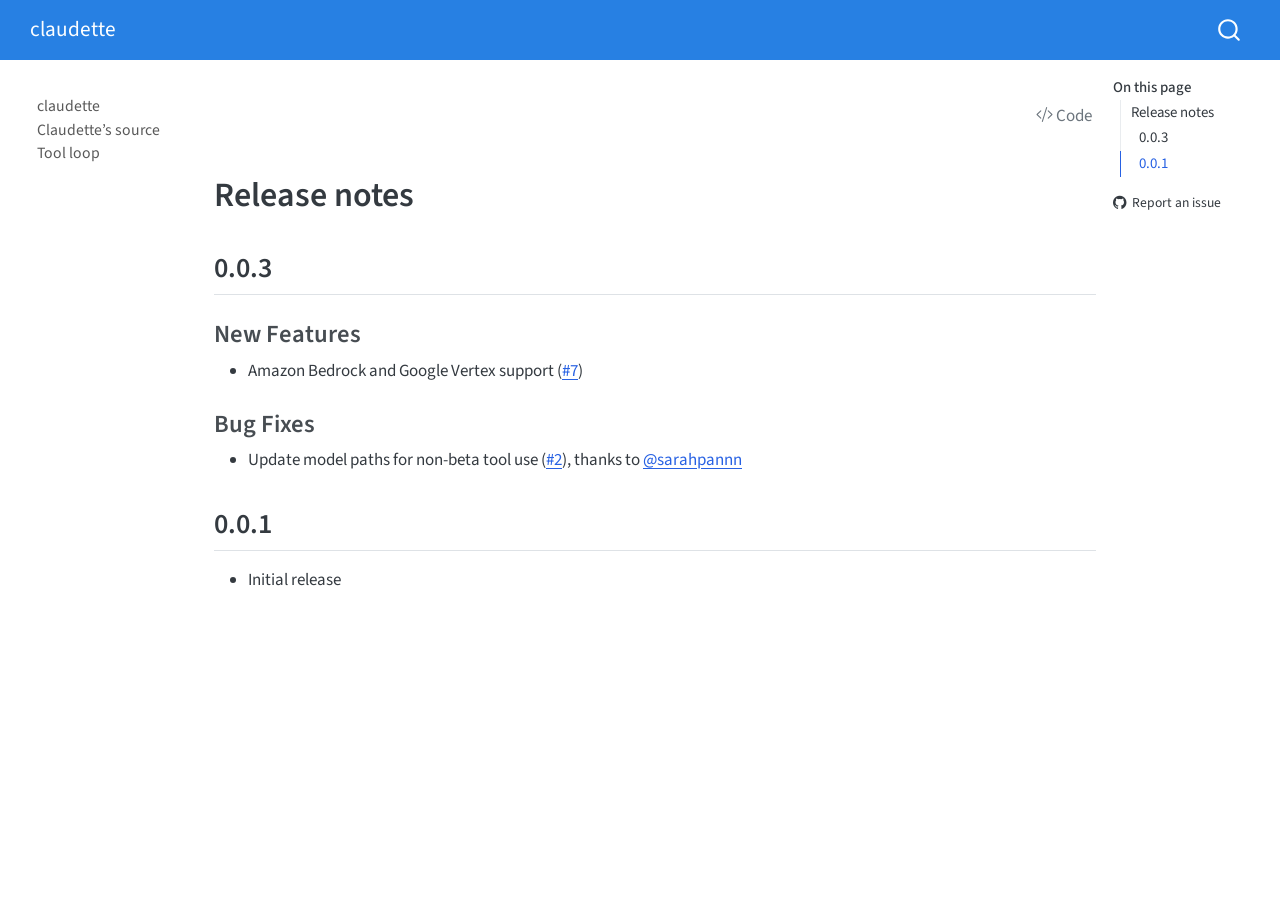
<file: CHANGELOG.html>
<!DOCTYPE html>
<html xmlns="http://www.w3.org/1999/xhtml" lang="en" xml:lang="en"><head>

<meta charset="utf-8">
<meta name="generator" content="quarto-1.4.555">

<meta name="viewport" content="width=device-width, initial-scale=1.0, user-scalable=yes">


<title>claudette</title>
<style>
code{white-space: pre-wrap;}
span.smallcaps{font-variant: small-caps;}
div.columns{display: flex; gap: min(4vw, 1.5em);}
div.column{flex: auto; overflow-x: auto;}
div.hanging-indent{margin-left: 1.5em; text-indent: -1.5em;}
ul.task-list{list-style: none;}
ul.task-list li input[type="checkbox"] {
  width: 0.8em;
  margin: 0 0.8em 0.2em -1em; /* quarto-specific, see https://github.com/quarto-dev/quarto-cli/issues/4556 */ 
  vertical-align: middle;
}
/* CSS for syntax highlighting */
pre > code.sourceCode { white-space: pre; position: relative; }
pre > code.sourceCode > span { line-height: 1.25; }
pre > code.sourceCode > span:empty { height: 1.2em; }
.sourceCode { overflow: visible; }
code.sourceCode > span { color: inherit; text-decoration: inherit; }
div.sourceCode { margin: 1em 0; }
pre.sourceCode { margin: 0; }
@media screen {
div.sourceCode { overflow: auto; }
}
@media print {
pre > code.sourceCode { white-space: pre-wrap; }
pre > code.sourceCode > span { text-indent: -5em; padding-left: 5em; }
}
pre.numberSource code
  { counter-reset: source-line 0; }
pre.numberSource code > span
  { position: relative; left: -4em; counter-increment: source-line; }
pre.numberSource code > span > a:first-child::before
  { content: counter(source-line);
    position: relative; left: -1em; text-align: right; vertical-align: baseline;
    border: none; display: inline-block;
    -webkit-touch-callout: none; -webkit-user-select: none;
    -khtml-user-select: none; -moz-user-select: none;
    -ms-user-select: none; user-select: none;
    padding: 0 4px; width: 4em;
  }
pre.numberSource { margin-left: 3em;  padding-left: 4px; }
div.sourceCode
  {   }
@media screen {
pre > code.sourceCode > span > a:first-child::before { text-decoration: underline; }
}
</style>


<script src="site_libs/quarto-nav/quarto-nav.js"></script>
<script src="site_libs/quarto-nav/headroom.min.js"></script>
<script src="site_libs/clipboard/clipboard.min.js"></script>
<script src="site_libs/quarto-search/autocomplete.umd.js"></script>
<script src="site_libs/quarto-search/fuse.min.js"></script>
<script src="site_libs/quarto-search/quarto-search.js"></script>
<meta name="quarto:offset" content="./">
<script src="site_libs/quarto-html/quarto.js"></script>
<script src="site_libs/quarto-html/popper.min.js"></script>
<script src="site_libs/quarto-html/tippy.umd.min.js"></script>
<script src="site_libs/quarto-html/anchor.min.js"></script>
<link href="site_libs/quarto-html/tippy.css" rel="stylesheet">
<link href="site_libs/quarto-html/quarto-syntax-highlighting.css" rel="stylesheet" id="quarto-text-highlighting-styles">
<script src="site_libs/bootstrap/bootstrap.min.js"></script>
<link href="site_libs/bootstrap/bootstrap-icons.css" rel="stylesheet">
<link href="site_libs/bootstrap/bootstrap.min.css" rel="stylesheet" id="quarto-bootstrap" data-mode="light">
<script id="quarto-search-options" type="application/json">{
  "location": "navbar",
  "copy-button": false,
  "collapse-after": 3,
  "panel-placement": "end",
  "type": "overlay",
  "limit": 50,
  "keyboard-shortcut": [
    "f",
    "/",
    "s"
  ],
  "show-item-context": false,
  "language": {
    "search-no-results-text": "No results",
    "search-matching-documents-text": "matching documents",
    "search-copy-link-title": "Copy link to search",
    "search-hide-matches-text": "Hide additional matches",
    "search-more-match-text": "more match in this document",
    "search-more-matches-text": "more matches in this document",
    "search-clear-button-title": "Clear",
    "search-text-placeholder": "",
    "search-detached-cancel-button-title": "Cancel",
    "search-submit-button-title": "Submit",
    "search-label": "Search"
  }
}</script>


<link rel="stylesheet" href="styles.css">
<meta property="og:title" content="claudette">
<meta property="og:site_name" content="claudette">
<meta name="twitter:title" content="claudette">
<meta name="twitter:card" content="summary">
</head>

<body class="nav-sidebar floating nav-fixed">

<div id="quarto-search-results"></div>
  <header id="quarto-header" class="headroom fixed-top">
    <nav class="navbar navbar-expand-lg " data-bs-theme="dark">
      <div class="navbar-container container-fluid">
      <div class="navbar-brand-container mx-auto">
    <a class="navbar-brand" href="./index.html">
    <span class="navbar-title">claudette</span>
    </a>
  </div>
        <div class="quarto-navbar-tools tools-end">
</div>
          <div id="quarto-search" class="" title="Search"></div>
      </div> <!-- /container-fluid -->
    </nav>
  <nav class="quarto-secondary-nav">
    <div class="container-fluid d-flex">
      <button type="button" class="quarto-btn-toggle btn" data-bs-toggle="collapse" data-bs-target=".quarto-sidebar-collapse-item" aria-controls="quarto-sidebar" aria-expanded="false" aria-label="Toggle sidebar navigation" onclick="if (window.quartoToggleHeadroom) { window.quartoToggleHeadroom(); }">
        <i class="bi bi-layout-text-sidebar-reverse"></i>
      </button>
        <nav class="quarto-page-breadcrumbs" aria-label="breadcrumb"><ol class="breadcrumb"></ol></nav>
        <a class="flex-grow-1" role="button" data-bs-toggle="collapse" data-bs-target=".quarto-sidebar-collapse-item" aria-controls="quarto-sidebar" aria-expanded="false" aria-label="Toggle sidebar navigation" onclick="if (window.quartoToggleHeadroom) { window.quartoToggleHeadroom(); }">      
        </a>
    </div>
  </nav>
</header>
<!-- content -->
<div id="quarto-content" class="quarto-container page-columns page-rows-contents page-layout-article page-navbar">
<!-- sidebar -->
  <nav id="quarto-sidebar" class="sidebar collapse collapse-horizontal quarto-sidebar-collapse-item sidebar-navigation floating overflow-auto">
    <div class="sidebar-menu-container"> 
    <ul class="list-unstyled mt-1">
        <li class="sidebar-item">
  <div class="sidebar-item-container"> 
  <a href="./index.html" class="sidebar-item-text sidebar-link">
 <span class="menu-text">claudette</span></a>
  </div>
</li>
        <li class="sidebar-item">
  <div class="sidebar-item-container"> 
  <a href="./core.html" class="sidebar-item-text sidebar-link">
 <span class="menu-text">Claudette’s source</span></a>
  </div>
</li>
        <li class="sidebar-item">
  <div class="sidebar-item-container"> 
  <a href="./toolloop.html" class="sidebar-item-text sidebar-link">
 <span class="menu-text">Tool loop</span></a>
  </div>
</li>
    </ul>
    </div>
</nav>
<div id="quarto-sidebar-glass" class="quarto-sidebar-collapse-item" data-bs-toggle="collapse" data-bs-target=".quarto-sidebar-collapse-item"></div>
<!-- margin-sidebar -->
    <div id="quarto-margin-sidebar" class="sidebar margin-sidebar">
        <nav id="TOC" role="doc-toc" class="toc-active">
    <h2 id="toc-title">On this page</h2>
   
  <ul>
  <li><a href="#release-notes" id="toc-release-notes" class="nav-link active" data-scroll-target="#release-notes">Release notes</a>
  <ul class="collapse">
  <li><a href="#section" id="toc-section" class="nav-link" data-scroll-target="#section">0.0.3</a>
  <ul class="collapse">
  <li><a href="#new-features" id="toc-new-features" class="nav-link" data-scroll-target="#new-features">New Features</a></li>
  <li><a href="#bug-fixes" id="toc-bug-fixes" class="nav-link" data-scroll-target="#bug-fixes">Bug Fixes</a></li>
  </ul></li>
  <li><a href="#section-1" id="toc-section-1" class="nav-link" data-scroll-target="#section-1">0.0.1</a></li>
  </ul></li>
  </ul>
<div class="toc-actions"><ul><li><a href="https://github.com/AnswerDotAI/claudette/issues/new" class="toc-action"><i class="bi bi-github"></i>Report an issue</a></li></ul></div></nav>
    </div>
<!-- main -->
<main class="content" id="quarto-document-content"><div class="quarto-title-block"><div class="quarto-title-tools-only"><h1></h1><button type="button" class="btn code-tools-button" id="quarto-code-tools-source"><i class="bi"></i> Code</button></div></div>




<section id="release-notes" class="level1">
<h1>Release notes</h1>
<!-- do not remove -->
<section id="section" class="level2">
<h2 class="anchored" data-anchor-id="section">0.0.3</h2>
<section id="new-features" class="level3">
<h3 class="anchored" data-anchor-id="new-features">New Features</h3>
<ul>
<li>Amazon Bedrock and Google Vertex support (<a href="https://github.com/AnswerDotAI/claudette/issues/7">#7</a>)</li>
</ul>
</section>
<section id="bug-fixes" class="level3">
<h3 class="anchored" data-anchor-id="bug-fixes">Bug Fixes</h3>
<ul>
<li>Update model paths for non-beta tool use (<a href="https://github.com/AnswerDotAI/claudette/pull/2">#2</a>), thanks to <a href="https://github.com/sarahpannn"><span class="citation" data-cites="sarahpannn">@sarahpannn</span></a></li>
</ul>
</section>
</section>
<section id="section-1" class="level2">
<h2 class="anchored" data-anchor-id="section-1">0.0.1</h2>
<ul>
<li>Initial release</li>
</ul>


<!-- -->

</section>
</section>

</main> <!-- /main -->
<script id="quarto-html-after-body" type="application/javascript">
window.document.addEventListener("DOMContentLoaded", function (event) {
  const toggleBodyColorMode = (bsSheetEl) => {
    const mode = bsSheetEl.getAttribute("data-mode");
    const bodyEl = window.document.querySelector("body");
    if (mode === "dark") {
      bodyEl.classList.add("quarto-dark");
      bodyEl.classList.remove("quarto-light");
    } else {
      bodyEl.classList.add("quarto-light");
      bodyEl.classList.remove("quarto-dark");
    }
  }
  const toggleBodyColorPrimary = () => {
    const bsSheetEl = window.document.querySelector("link#quarto-bootstrap");
    if (bsSheetEl) {
      toggleBodyColorMode(bsSheetEl);
    }
  }
  toggleBodyColorPrimary();  
  const icon = "";
  const anchorJS = new window.AnchorJS();
  anchorJS.options = {
    placement: 'right',
    icon: icon
  };
  anchorJS.add('.anchored');
  const isCodeAnnotation = (el) => {
    for (const clz of el.classList) {
      if (clz.startsWith('code-annotation-')) {                     
        return true;
      }
    }
    return false;
  }
  const clipboard = new window.ClipboardJS('.code-copy-button', {
    text: function(trigger) {
      const codeEl = trigger.previousElementSibling.cloneNode(true);
      for (const childEl of codeEl.children) {
        if (isCodeAnnotation(childEl)) {
          childEl.remove();
        }
      }
      return codeEl.innerText;
    }
  });
  clipboard.on('success', function(e) {
    // button target
    const button = e.trigger;
    // don't keep focus
    button.blur();
    // flash "checked"
    button.classList.add('code-copy-button-checked');
    var currentTitle = button.getAttribute("title");
    button.setAttribute("title", "Copied!");
    let tooltip;
    if (window.bootstrap) {
      button.setAttribute("data-bs-toggle", "tooltip");
      button.setAttribute("data-bs-placement", "left");
      button.setAttribute("data-bs-title", "Copied!");
      tooltip = new bootstrap.Tooltip(button, 
        { trigger: "manual", 
          customClass: "code-copy-button-tooltip",
          offset: [0, -8]});
      tooltip.show();    
    }
    setTimeout(function() {
      if (tooltip) {
        tooltip.hide();
        button.removeAttribute("data-bs-title");
        button.removeAttribute("data-bs-toggle");
        button.removeAttribute("data-bs-placement");
      }
      button.setAttribute("title", currentTitle);
      button.classList.remove('code-copy-button-checked');
    }, 1000);
    // clear code selection
    e.clearSelection();
  });
  const viewSource = window.document.getElementById('quarto-view-source') ||
                     window.document.getElementById('quarto-code-tools-source');
  if (viewSource) {
    const sourceUrl = viewSource.getAttribute("data-quarto-source-url");
    viewSource.addEventListener("click", function(e) {
      if (sourceUrl) {
        // rstudio viewer pane
        if (/\bcapabilities=\b/.test(window.location)) {
          window.open(sourceUrl);
        } else {
          window.location.href = sourceUrl;
        }
      } else {
        const modal = new bootstrap.Modal(document.getElementById('quarto-embedded-source-code-modal'));
        modal.show();
      }
      return false;
    });
  }
  function toggleCodeHandler(show) {
    return function(e) {
      const detailsSrc = window.document.querySelectorAll(".cell > details > .sourceCode");
      for (let i=0; i<detailsSrc.length; i++) {
        const details = detailsSrc[i].parentElement;
        if (show) {
          details.open = true;
        } else {
          details.removeAttribute("open");
        }
      }
      const cellCodeDivs = window.document.querySelectorAll(".cell > .sourceCode");
      const fromCls = show ? "hidden" : "unhidden";
      const toCls = show ? "unhidden" : "hidden";
      for (let i=0; i<cellCodeDivs.length; i++) {
        const codeDiv = cellCodeDivs[i];
        if (codeDiv.classList.contains(fromCls)) {
          codeDiv.classList.remove(fromCls);
          codeDiv.classList.add(toCls);
        } 
      }
      return false;
    }
  }
  const hideAllCode = window.document.getElementById("quarto-hide-all-code");
  if (hideAllCode) {
    hideAllCode.addEventListener("click", toggleCodeHandler(false));
  }
  const showAllCode = window.document.getElementById("quarto-show-all-code");
  if (showAllCode) {
    showAllCode.addEventListener("click", toggleCodeHandler(true));
  }
    var localhostRegex = new RegExp(/^(?:http|https):\/\/localhost\:?[0-9]*\//);
    var mailtoRegex = new RegExp(/^mailto:/);
      var filterRegex = new RegExp("https:\/\/claudette\.answer\.ai\/");
    var isInternal = (href) => {
        return filterRegex.test(href) || localhostRegex.test(href) || mailtoRegex.test(href);
    }
    // Inspect non-navigation links and adorn them if external
 	var links = window.document.querySelectorAll('a[href]:not(.nav-link):not(.navbar-brand):not(.toc-action):not(.sidebar-link):not(.sidebar-item-toggle):not(.pagination-link):not(.no-external):not([aria-hidden]):not(.dropdown-item):not(.quarto-navigation-tool)');
    for (var i=0; i<links.length; i++) {
      const link = links[i];
      if (!isInternal(link.href)) {
        // undo the damage that might have been done by quarto-nav.js in the case of
        // links that we want to consider external
        if (link.dataset.originalHref !== undefined) {
          link.href = link.dataset.originalHref;
        }
      }
    }
  function tippyHover(el, contentFn, onTriggerFn, onUntriggerFn) {
    const config = {
      allowHTML: true,
      maxWidth: 500,
      delay: 100,
      arrow: false,
      appendTo: function(el) {
          return el.parentElement;
      },
      interactive: true,
      interactiveBorder: 10,
      theme: 'quarto',
      placement: 'bottom-start',
    };
    if (contentFn) {
      config.content = contentFn;
    }
    if (onTriggerFn) {
      config.onTrigger = onTriggerFn;
    }
    if (onUntriggerFn) {
      config.onUntrigger = onUntriggerFn;
    }
    window.tippy(el, config); 
  }
  const noterefs = window.document.querySelectorAll('a[role="doc-noteref"]');
  for (var i=0; i<noterefs.length; i++) {
    const ref = noterefs[i];
    tippyHover(ref, function() {
      // use id or data attribute instead here
      let href = ref.getAttribute('data-footnote-href') || ref.getAttribute('href');
      try { href = new URL(href).hash; } catch {}
      const id = href.replace(/^#\/?/, "");
      const note = window.document.getElementById(id);
      if (note) {
        return note.innerHTML;
      } else {
        return "";
      }
    });
  }
  const xrefs = window.document.querySelectorAll('a.quarto-xref');
  const processXRef = (id, note) => {
    // Strip column container classes
    const stripColumnClz = (el) => {
      el.classList.remove("page-full", "page-columns");
      if (el.children) {
        for (const child of el.children) {
          stripColumnClz(child);
        }
      }
    }
    stripColumnClz(note)
    if (id === null || id.startsWith('sec-')) {
      // Special case sections, only their first couple elements
      const container = document.createElement("div");
      if (note.children && note.children.length > 2) {
        container.appendChild(note.children[0].cloneNode(true));
        for (let i = 1; i < note.children.length; i++) {
          const child = note.children[i];
          if (child.tagName === "P" && child.innerText === "") {
            continue;
          } else {
            container.appendChild(child.cloneNode(true));
            break;
          }
        }
        if (window.Quarto?.typesetMath) {
          window.Quarto.typesetMath(container);
        }
        return container.innerHTML
      } else {
        if (window.Quarto?.typesetMath) {
          window.Quarto.typesetMath(note);
        }
        return note.innerHTML;
      }
    } else {
      // Remove any anchor links if they are present
      const anchorLink = note.querySelector('a.anchorjs-link');
      if (anchorLink) {
        anchorLink.remove();
      }
      if (window.Quarto?.typesetMath) {
        window.Quarto.typesetMath(note);
      }
      // TODO in 1.5, we should make sure this works without a callout special case
      if (note.classList.contains("callout")) {
        return note.outerHTML;
      } else {
        return note.innerHTML;
      }
    }
  }
  for (var i=0; i<xrefs.length; i++) {
    const xref = xrefs[i];
    tippyHover(xref, undefined, function(instance) {
      instance.disable();
      let url = xref.getAttribute('href');
      let hash = undefined; 
      if (url.startsWith('#')) {
        hash = url;
      } else {
        try { hash = new URL(url).hash; } catch {}
      }
      if (hash) {
        const id = hash.replace(/^#\/?/, "");
        const note = window.document.getElementById(id);
        if (note !== null) {
          try {
            const html = processXRef(id, note.cloneNode(true));
            instance.setContent(html);
          } finally {
            instance.enable();
            instance.show();
          }
        } else {
          // See if we can fetch this
          fetch(url.split('#')[0])
          .then(res => res.text())
          .then(html => {
            const parser = new DOMParser();
            const htmlDoc = parser.parseFromString(html, "text/html");
            const note = htmlDoc.getElementById(id);
            if (note !== null) {
              const html = processXRef(id, note);
              instance.setContent(html);
            } 
          }).finally(() => {
            instance.enable();
            instance.show();
          });
        }
      } else {
        // See if we can fetch a full url (with no hash to target)
        // This is a special case and we should probably do some content thinning / targeting
        fetch(url)
        .then(res => res.text())
        .then(html => {
          const parser = new DOMParser();
          const htmlDoc = parser.parseFromString(html, "text/html");
          const note = htmlDoc.querySelector('main.content');
          if (note !== null) {
            // This should only happen for chapter cross references
            // (since there is no id in the URL)
            // remove the first header
            if (note.children.length > 0 && note.children[0].tagName === "HEADER") {
              note.children[0].remove();
            }
            const html = processXRef(null, note);
            instance.setContent(html);
          } 
        }).finally(() => {
          instance.enable();
          instance.show();
        });
      }
    }, function(instance) {
    });
  }
      let selectedAnnoteEl;
      const selectorForAnnotation = ( cell, annotation) => {
        let cellAttr = 'data-code-cell="' + cell + '"';
        let lineAttr = 'data-code-annotation="' +  annotation + '"';
        const selector = 'span[' + cellAttr + '][' + lineAttr + ']';
        return selector;
      }
      const selectCodeLines = (annoteEl) => {
        const doc = window.document;
        const targetCell = annoteEl.getAttribute("data-target-cell");
        const targetAnnotation = annoteEl.getAttribute("data-target-annotation");
        const annoteSpan = window.document.querySelector(selectorForAnnotation(targetCell, targetAnnotation));
        const lines = annoteSpan.getAttribute("data-code-lines").split(",");
        const lineIds = lines.map((line) => {
          return targetCell + "-" + line;
        })
        let top = null;
        let height = null;
        let parent = null;
        if (lineIds.length > 0) {
            //compute the position of the single el (top and bottom and make a div)
            const el = window.document.getElementById(lineIds[0]);
            top = el.offsetTop;
            height = el.offsetHeight;
            parent = el.parentElement.parentElement;
          if (lineIds.length > 1) {
            const lastEl = window.document.getElementById(lineIds[lineIds.length - 1]);
            const bottom = lastEl.offsetTop + lastEl.offsetHeight;
            height = bottom - top;
          }
          if (top !== null && height !== null && parent !== null) {
            // cook up a div (if necessary) and position it 
            let div = window.document.getElementById("code-annotation-line-highlight");
            if (div === null) {
              div = window.document.createElement("div");
              div.setAttribute("id", "code-annotation-line-highlight");
              div.style.position = 'absolute';
              parent.appendChild(div);
            }
            div.style.top = top - 2 + "px";
            div.style.height = height + 4 + "px";
            div.style.left = 0;
            let gutterDiv = window.document.getElementById("code-annotation-line-highlight-gutter");
            if (gutterDiv === null) {
              gutterDiv = window.document.createElement("div");
              gutterDiv.setAttribute("id", "code-annotation-line-highlight-gutter");
              gutterDiv.style.position = 'absolute';
              const codeCell = window.document.getElementById(targetCell);
              const gutter = codeCell.querySelector('.code-annotation-gutter');
              gutter.appendChild(gutterDiv);
            }
            gutterDiv.style.top = top - 2 + "px";
            gutterDiv.style.height = height + 4 + "px";
          }
          selectedAnnoteEl = annoteEl;
        }
      };
      const unselectCodeLines = () => {
        const elementsIds = ["code-annotation-line-highlight", "code-annotation-line-highlight-gutter"];
        elementsIds.forEach((elId) => {
          const div = window.document.getElementById(elId);
          if (div) {
            div.remove();
          }
        });
        selectedAnnoteEl = undefined;
      };
        // Handle positioning of the toggle
    window.addEventListener(
      "resize",
      throttle(() => {
        elRect = undefined;
        if (selectedAnnoteEl) {
          selectCodeLines(selectedAnnoteEl);
        }
      }, 10)
    );
    function throttle(fn, ms) {
    let throttle = false;
    let timer;
      return (...args) => {
        if(!throttle) { // first call gets through
            fn.apply(this, args);
            throttle = true;
        } else { // all the others get throttled
            if(timer) clearTimeout(timer); // cancel #2
            timer = setTimeout(() => {
              fn.apply(this, args);
              timer = throttle = false;
            }, ms);
        }
      };
    }
      // Attach click handler to the DT
      const annoteDls = window.document.querySelectorAll('dt[data-target-cell]');
      for (const annoteDlNode of annoteDls) {
        annoteDlNode.addEventListener('click', (event) => {
          const clickedEl = event.target;
          if (clickedEl !== selectedAnnoteEl) {
            unselectCodeLines();
            const activeEl = window.document.querySelector('dt[data-target-cell].code-annotation-active');
            if (activeEl) {
              activeEl.classList.remove('code-annotation-active');
            }
            selectCodeLines(clickedEl);
            clickedEl.classList.add('code-annotation-active');
          } else {
            // Unselect the line
            unselectCodeLines();
            clickedEl.classList.remove('code-annotation-active');
          }
        });
      }
  const findCites = (el) => {
    const parentEl = el.parentElement;
    if (parentEl) {
      const cites = parentEl.dataset.cites;
      if (cites) {
        return {
          el,
          cites: cites.split(' ')
        };
      } else {
        return findCites(el.parentElement)
      }
    } else {
      return undefined;
    }
  };
  var bibliorefs = window.document.querySelectorAll('a[role="doc-biblioref"]');
  for (var i=0; i<bibliorefs.length; i++) {
    const ref = bibliorefs[i];
    const citeInfo = findCites(ref);
    if (citeInfo) {
      tippyHover(citeInfo.el, function() {
        var popup = window.document.createElement('div');
        citeInfo.cites.forEach(function(cite) {
          var citeDiv = window.document.createElement('div');
          citeDiv.classList.add('hanging-indent');
          citeDiv.classList.add('csl-entry');
          var biblioDiv = window.document.getElementById('ref-' + cite);
          if (biblioDiv) {
            citeDiv.innerHTML = biblioDiv.innerHTML;
          }
          popup.appendChild(citeDiv);
        });
        return popup.innerHTML;
      });
    }
  }
});
</script><div class="modal fade" id="quarto-embedded-source-code-modal" tabindex="-1" aria-labelledby="quarto-embedded-source-code-modal-label" aria-hidden="true"><div class="modal-dialog modal-dialog-scrollable"><div class="modal-content"><div class="modal-header"><h5 class="modal-title" id="quarto-embedded-source-code-modal-label">Source Code</h5><button class="btn-close" data-bs-dismiss="modal"></button></div><div class="modal-body"><div class="">
<div class="sourceCode" id="cb1" data-shortcodes="false"><pre class="sourceCode markdown code-with-copy"><code class="sourceCode markdown"><span id="cb1-1"><a href="#cb1-1" aria-hidden="true" tabindex="-1"></a><span class="fu"># Release notes</span></span>
<span id="cb1-2"><a href="#cb1-2" aria-hidden="true" tabindex="-1"></a></span>
<span id="cb1-3"><a href="#cb1-3" aria-hidden="true" tabindex="-1"></a><span class="co">&lt;!-- do not remove --&gt;</span></span>
<span id="cb1-4"><a href="#cb1-4" aria-hidden="true" tabindex="-1"></a></span>
<span id="cb1-5"><a href="#cb1-5" aria-hidden="true" tabindex="-1"></a><span class="fu">## 0.0.3</span></span>
<span id="cb1-6"><a href="#cb1-6" aria-hidden="true" tabindex="-1"></a></span>
<span id="cb1-7"><a href="#cb1-7" aria-hidden="true" tabindex="-1"></a><span class="fu">### New Features</span></span>
<span id="cb1-8"><a href="#cb1-8" aria-hidden="true" tabindex="-1"></a></span>
<span id="cb1-9"><a href="#cb1-9" aria-hidden="true" tabindex="-1"></a><span class="ss">- </span>Amazon Bedrock and Google Vertex support (<span class="co">[</span><span class="ot">#7</span><span class="co">](https://github.com/AnswerDotAI/claudette/issues/7)</span>)</span>
<span id="cb1-10"><a href="#cb1-10" aria-hidden="true" tabindex="-1"></a></span>
<span id="cb1-11"><a href="#cb1-11" aria-hidden="true" tabindex="-1"></a><span class="fu">### Bug Fixes</span></span>
<span id="cb1-12"><a href="#cb1-12" aria-hidden="true" tabindex="-1"></a></span>
<span id="cb1-13"><a href="#cb1-13" aria-hidden="true" tabindex="-1"></a><span class="ss">- </span>Update model paths for non-beta tool use (<span class="co">[</span><span class="ot">#2</span><span class="co">](https://github.com/AnswerDotAI/claudette/pull/2)</span>), thanks to <span class="co">[</span><span class="ot">@sarahpannn</span><span class="co">](https://github.com/sarahpannn)</span></span>
<span id="cb1-14"><a href="#cb1-14" aria-hidden="true" tabindex="-1"></a></span>
<span id="cb1-15"><a href="#cb1-15" aria-hidden="true" tabindex="-1"></a></span>
<span id="cb1-16"><a href="#cb1-16" aria-hidden="true" tabindex="-1"></a><span class="fu">## 0.0.1</span></span>
<span id="cb1-17"><a href="#cb1-17" aria-hidden="true" tabindex="-1"></a></span>
<span id="cb1-18"><a href="#cb1-18" aria-hidden="true" tabindex="-1"></a><span class="ss">- </span>Initial release</span></code><button title="Copy to Clipboard" class="code-copy-button"><i class="bi"></i></button></pre></div>
</div></div></div></div></div>
</div> <!-- /content -->




<footer class="footer"><div class="nav-footer"><div class="nav-footer-center"><div class="toc-actions d-sm-block d-md-none"><ul><li><a href="https://github.com/AnswerDotAI/claudette/issues/new" class="toc-action"><i class="bi bi-github"></i>Report an issue</a></li></ul></div></div></div></footer></body></html>
</file>
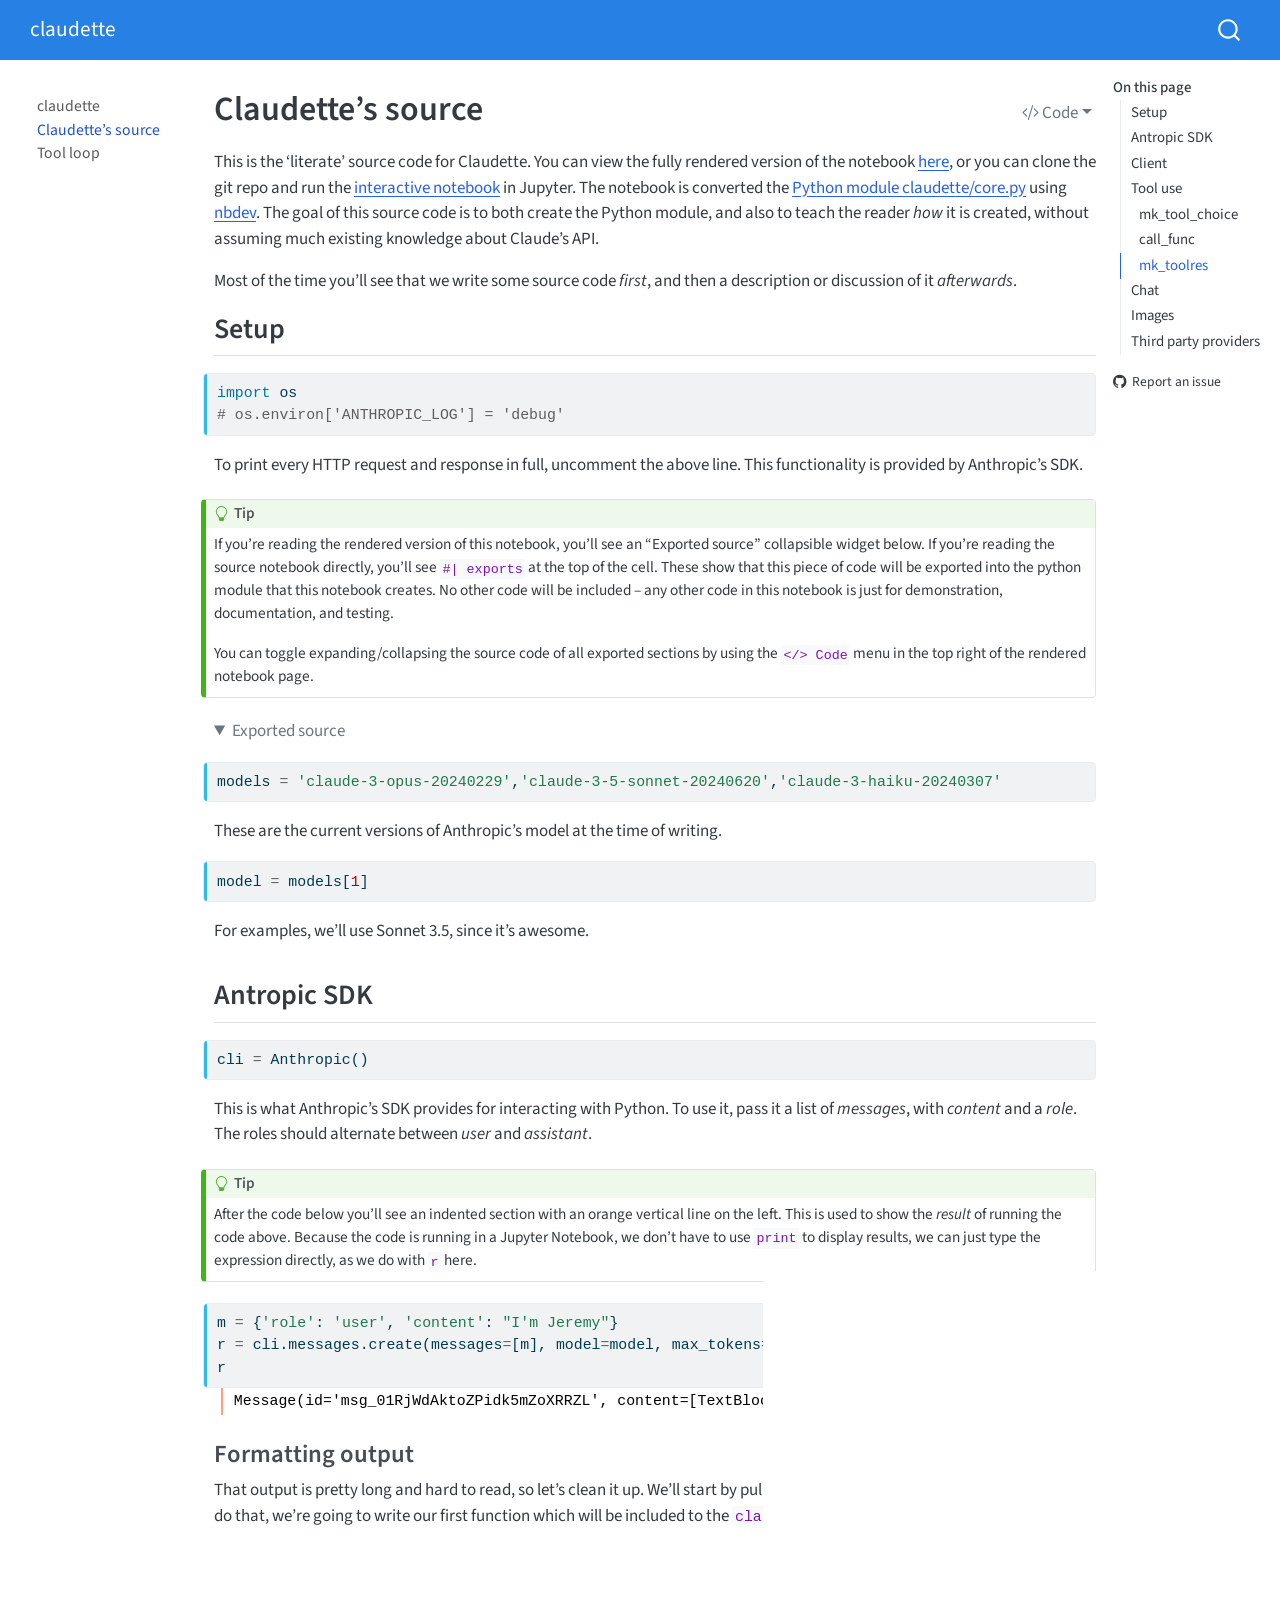
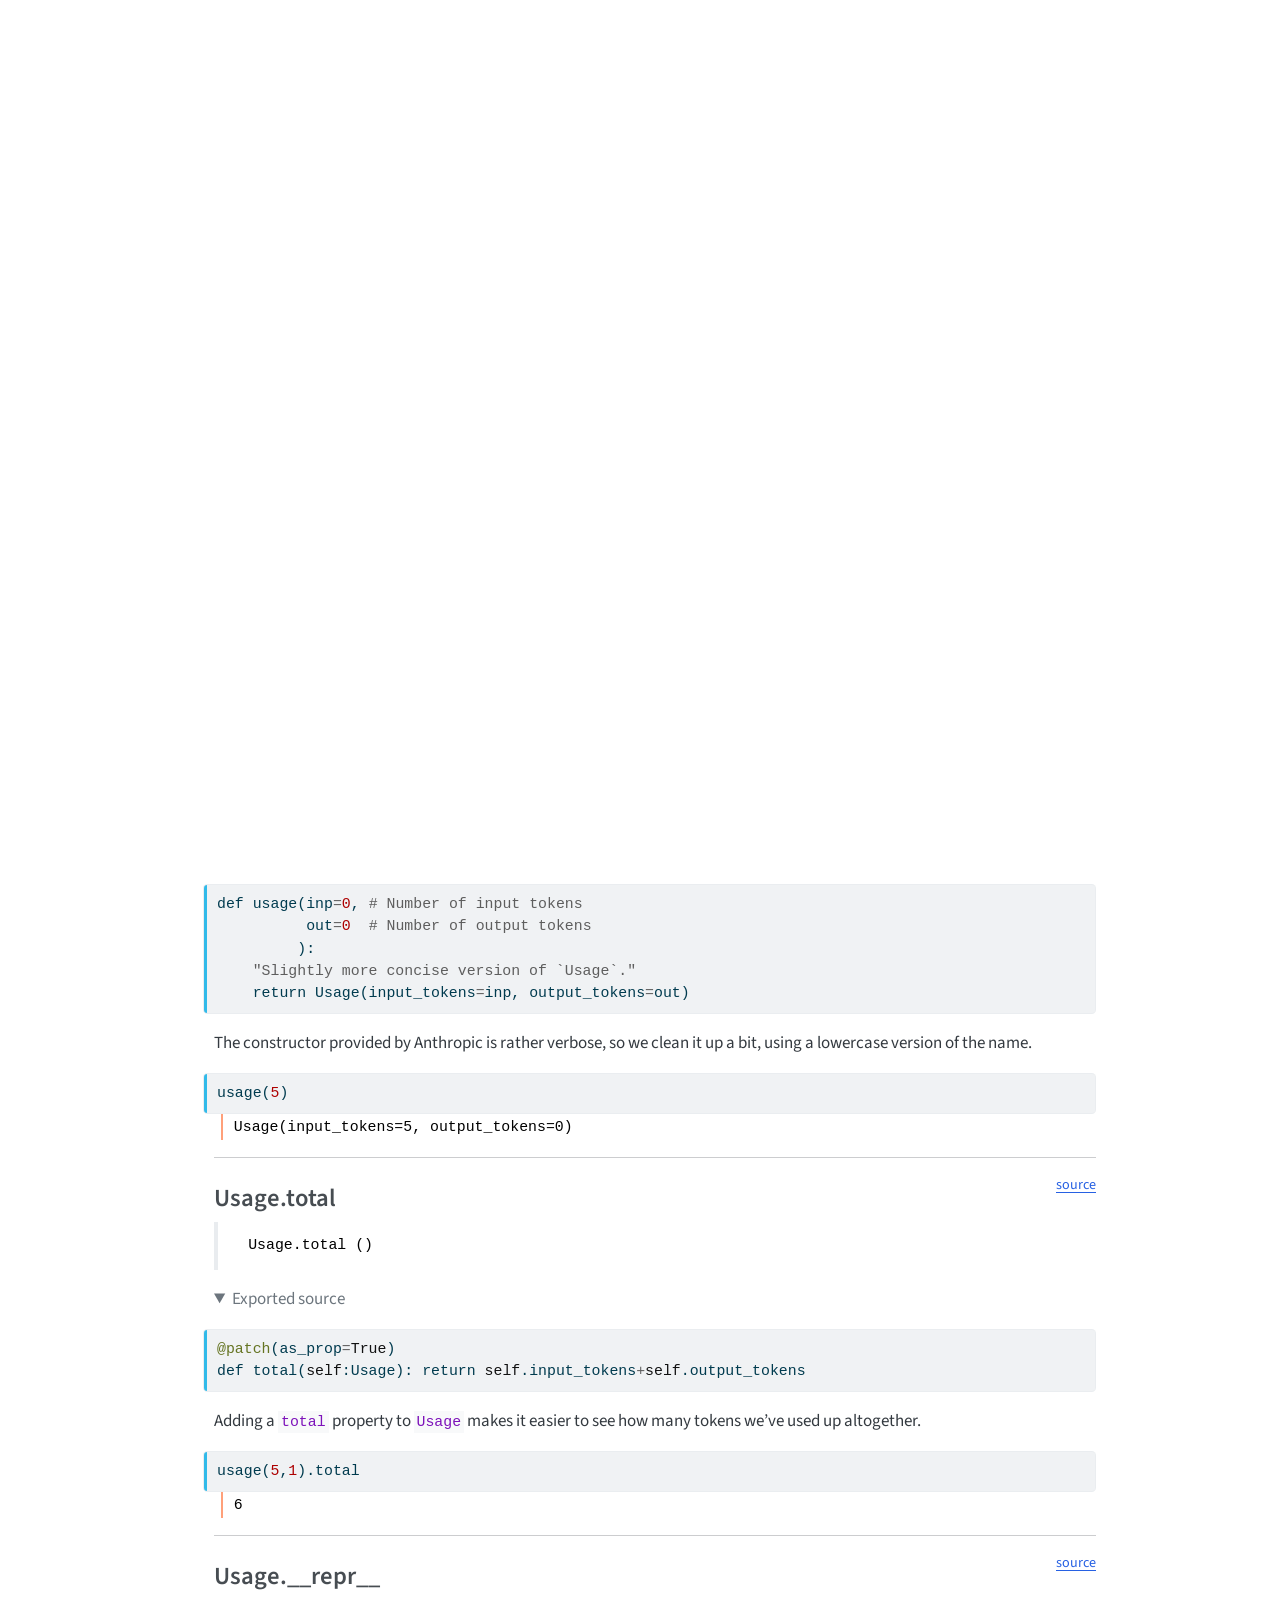
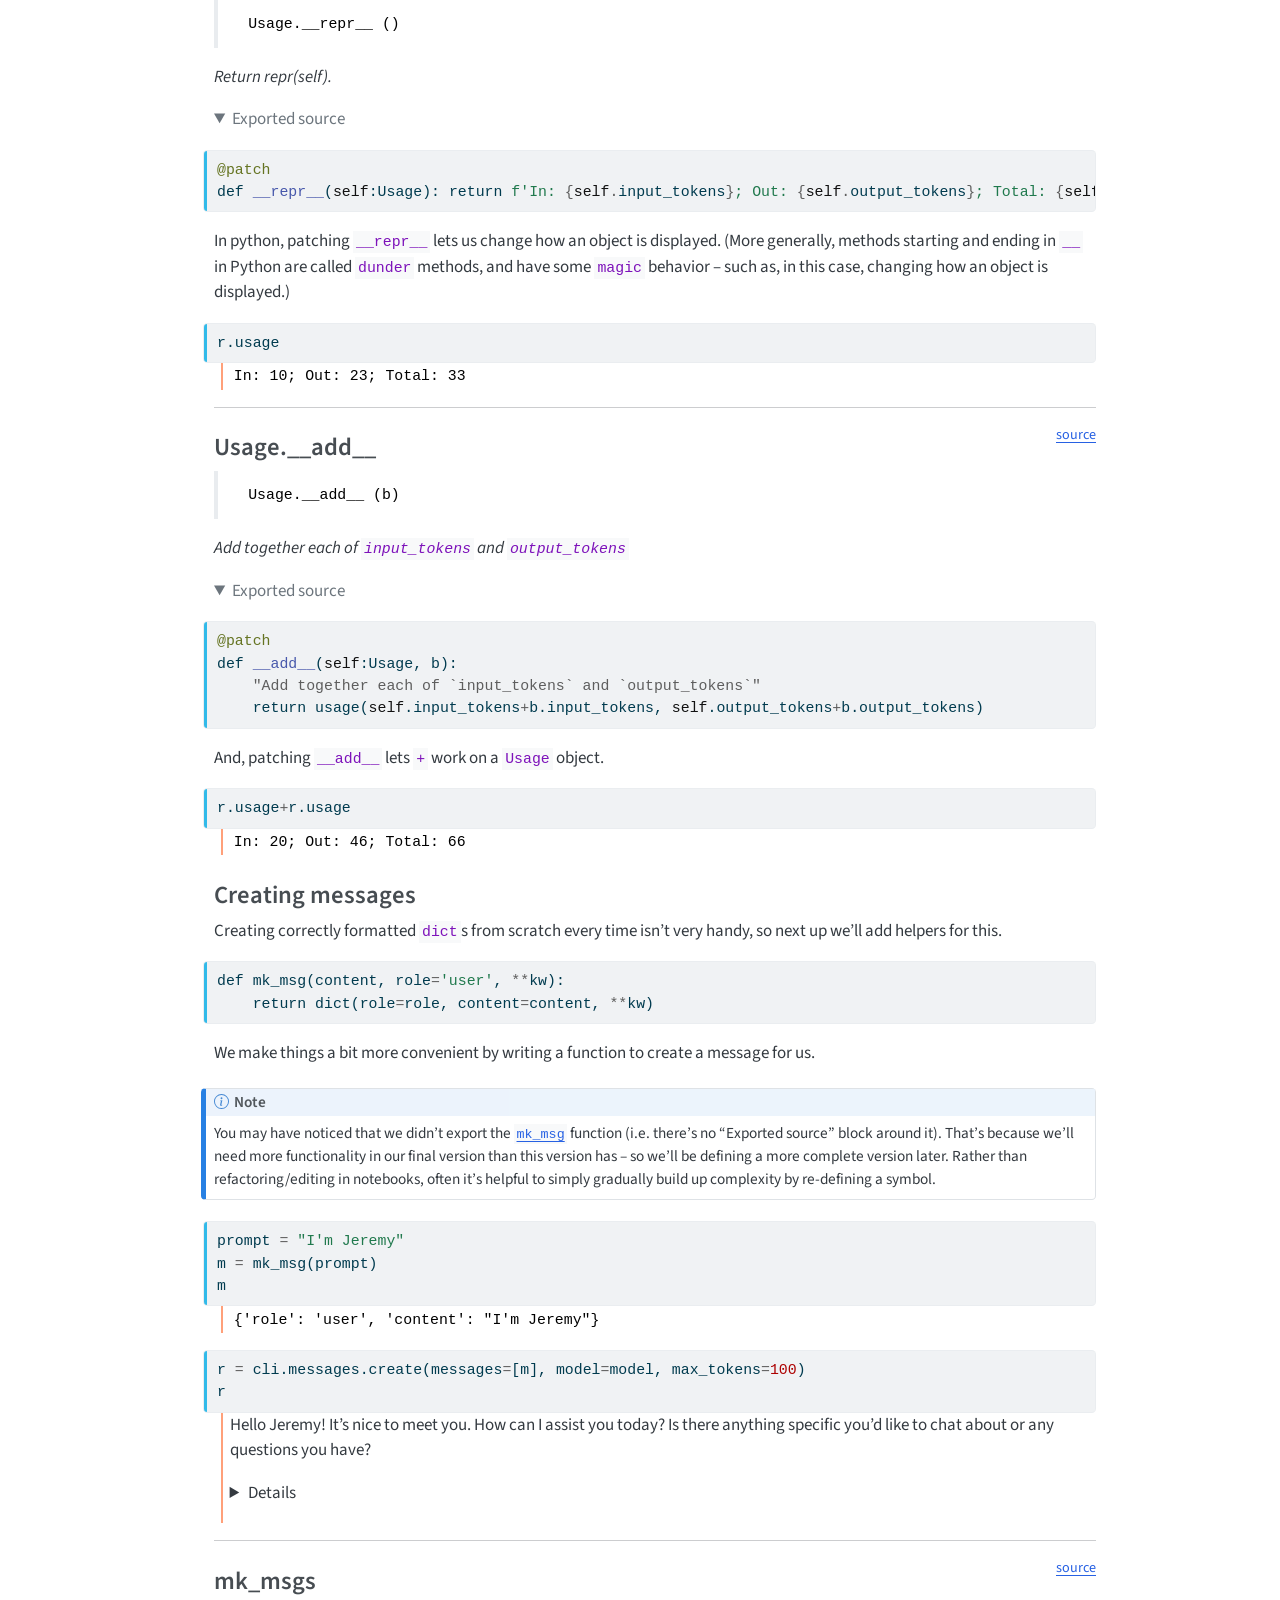
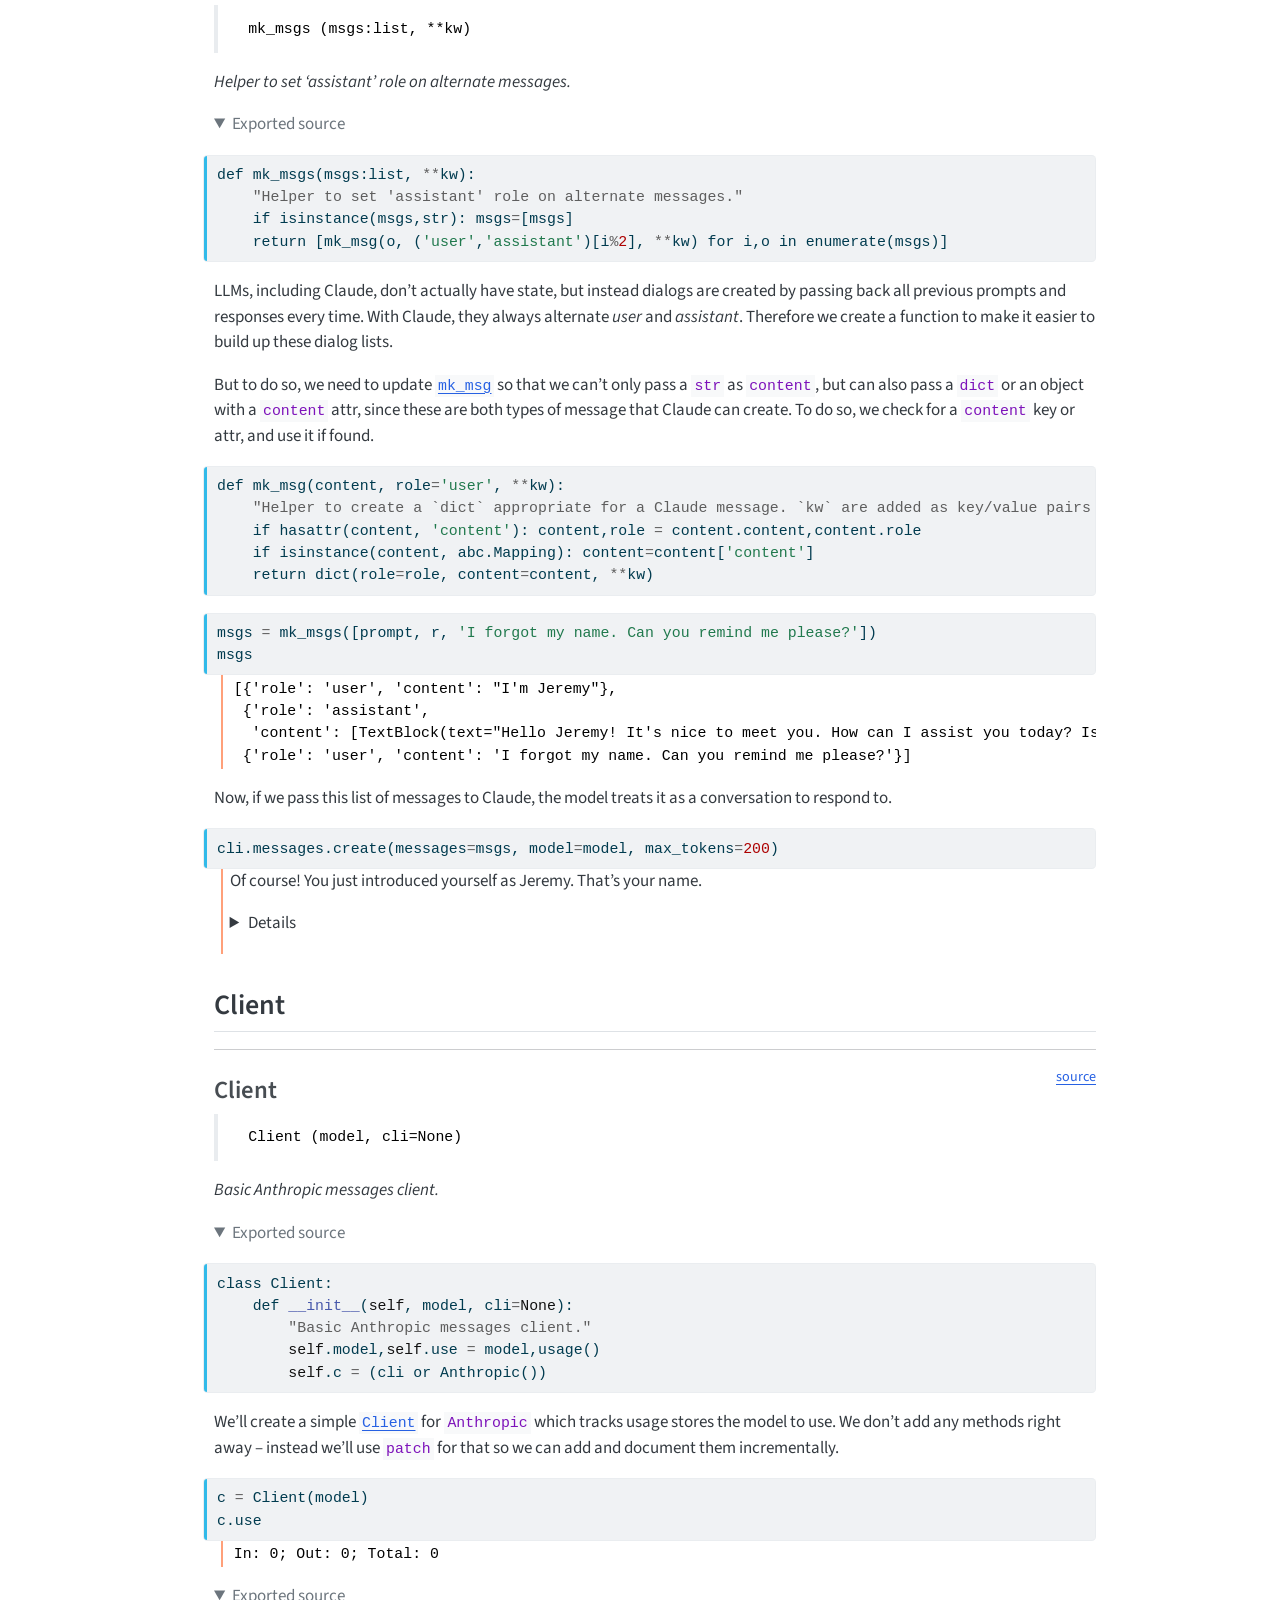
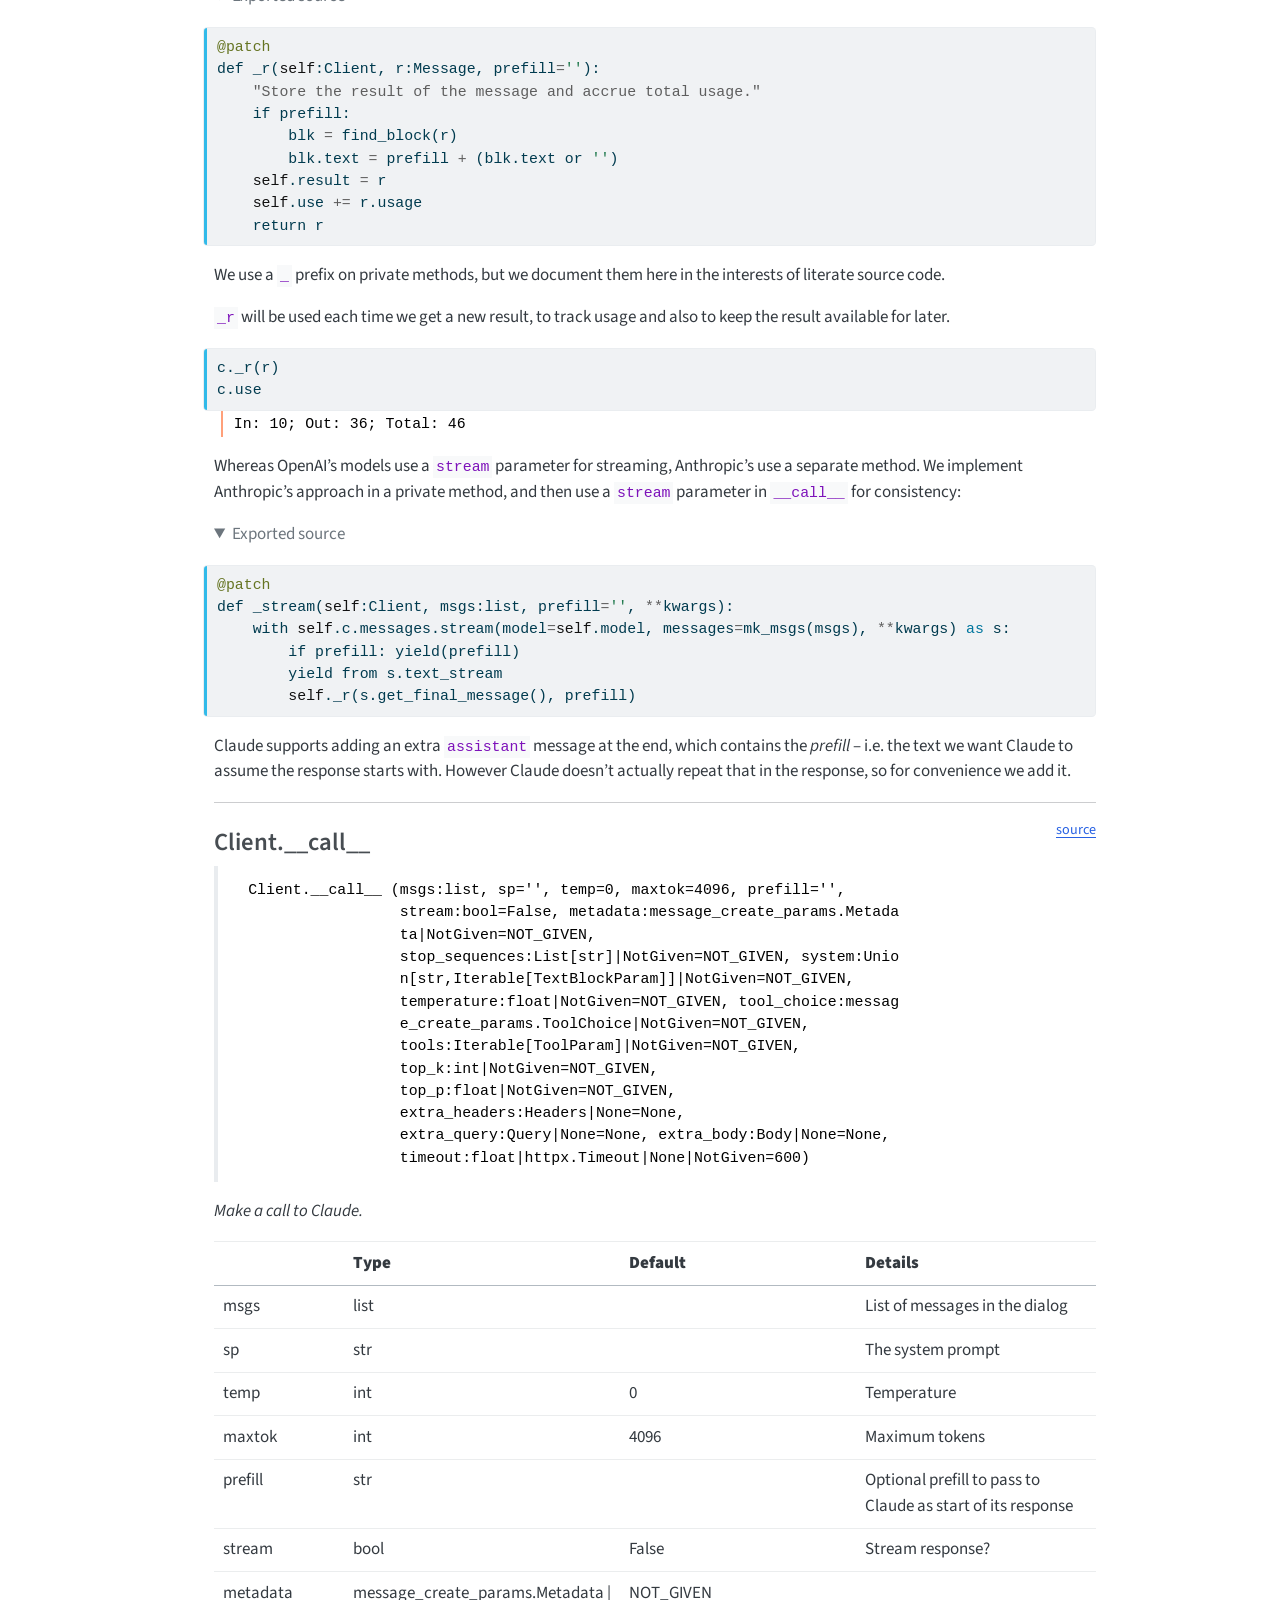
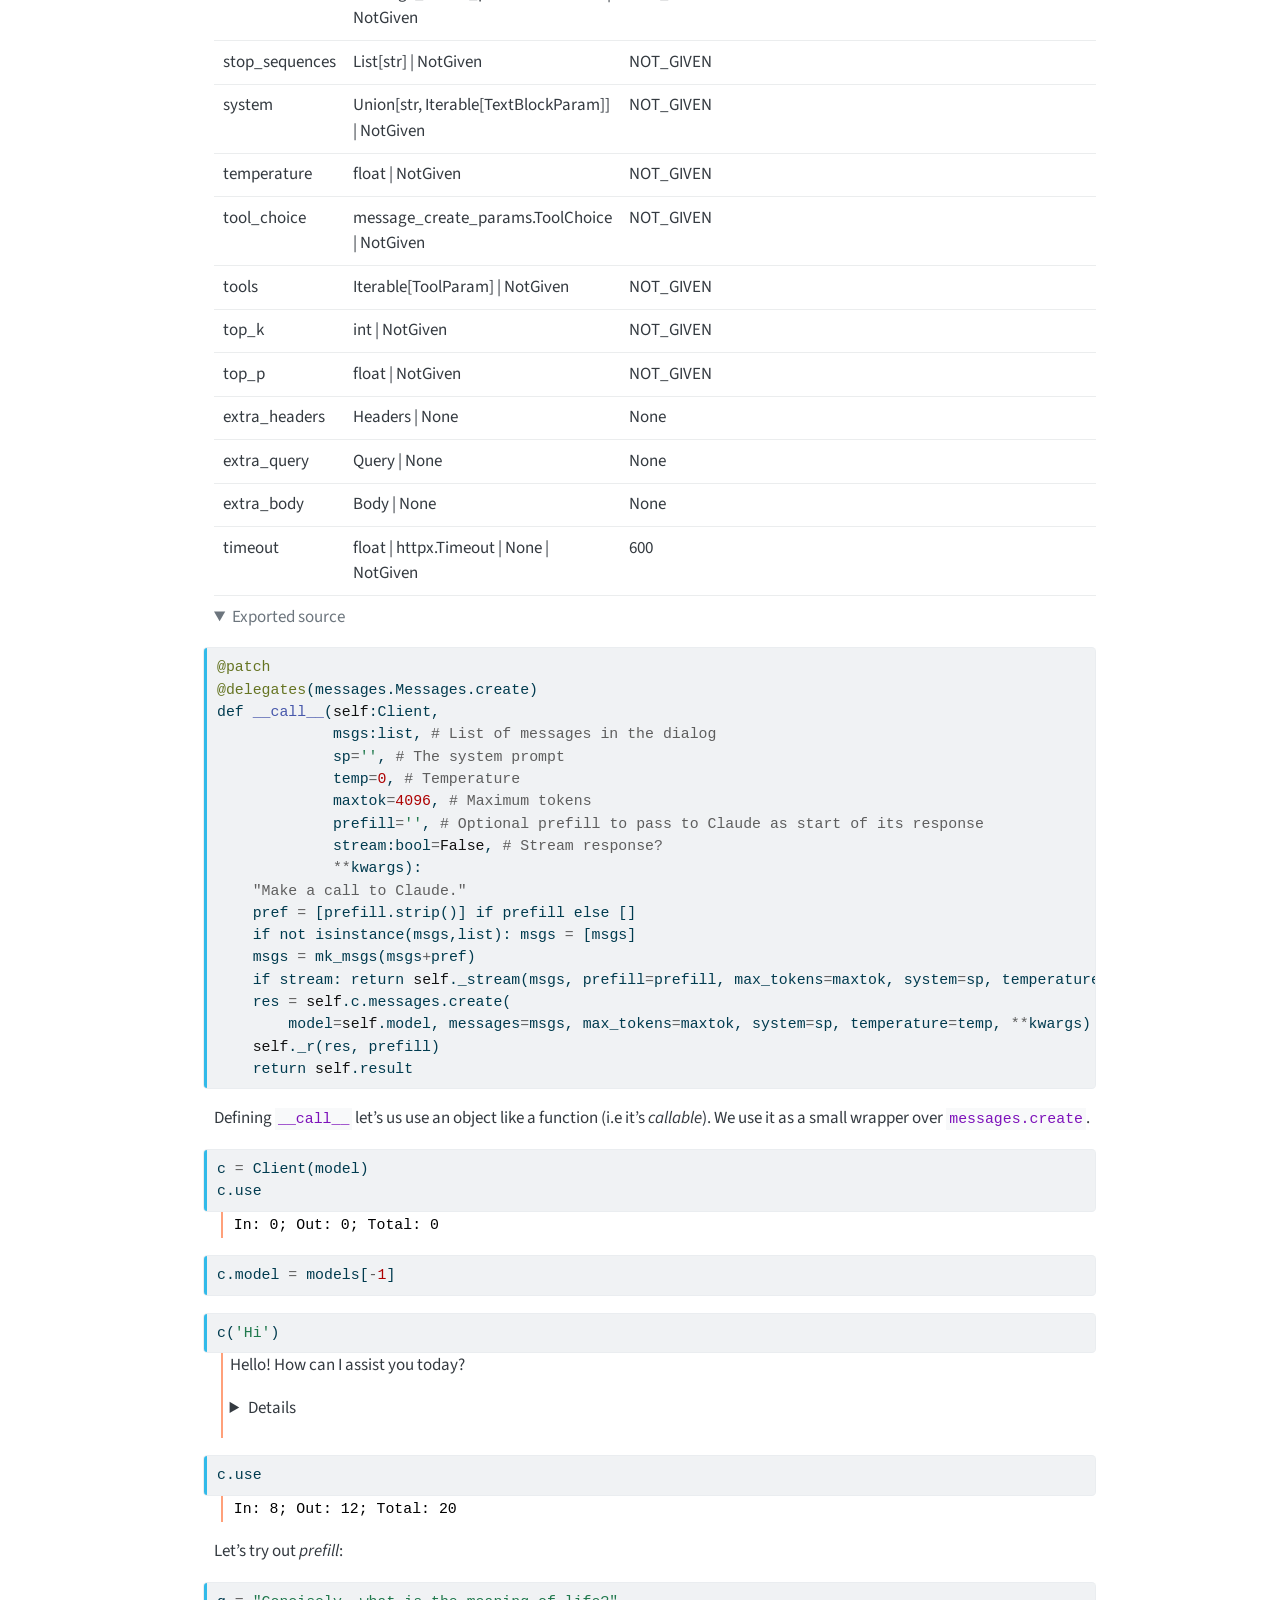
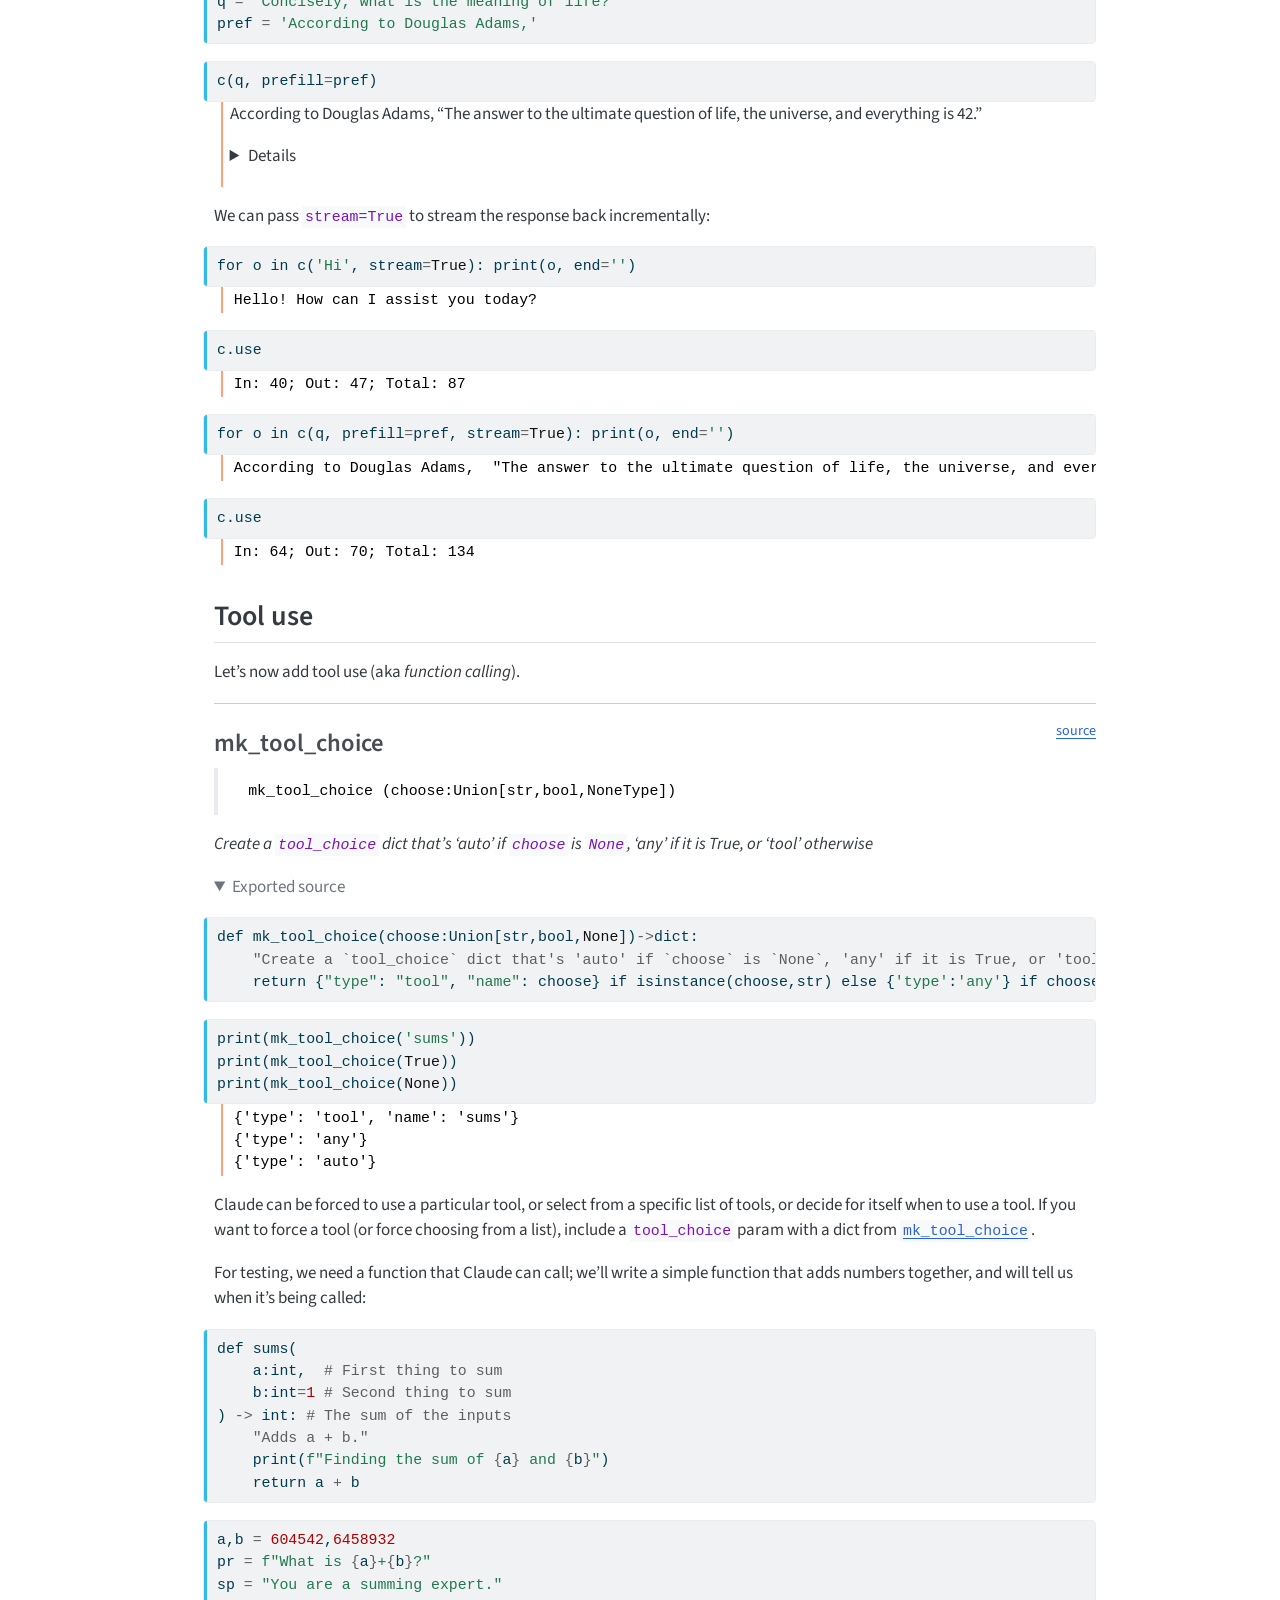
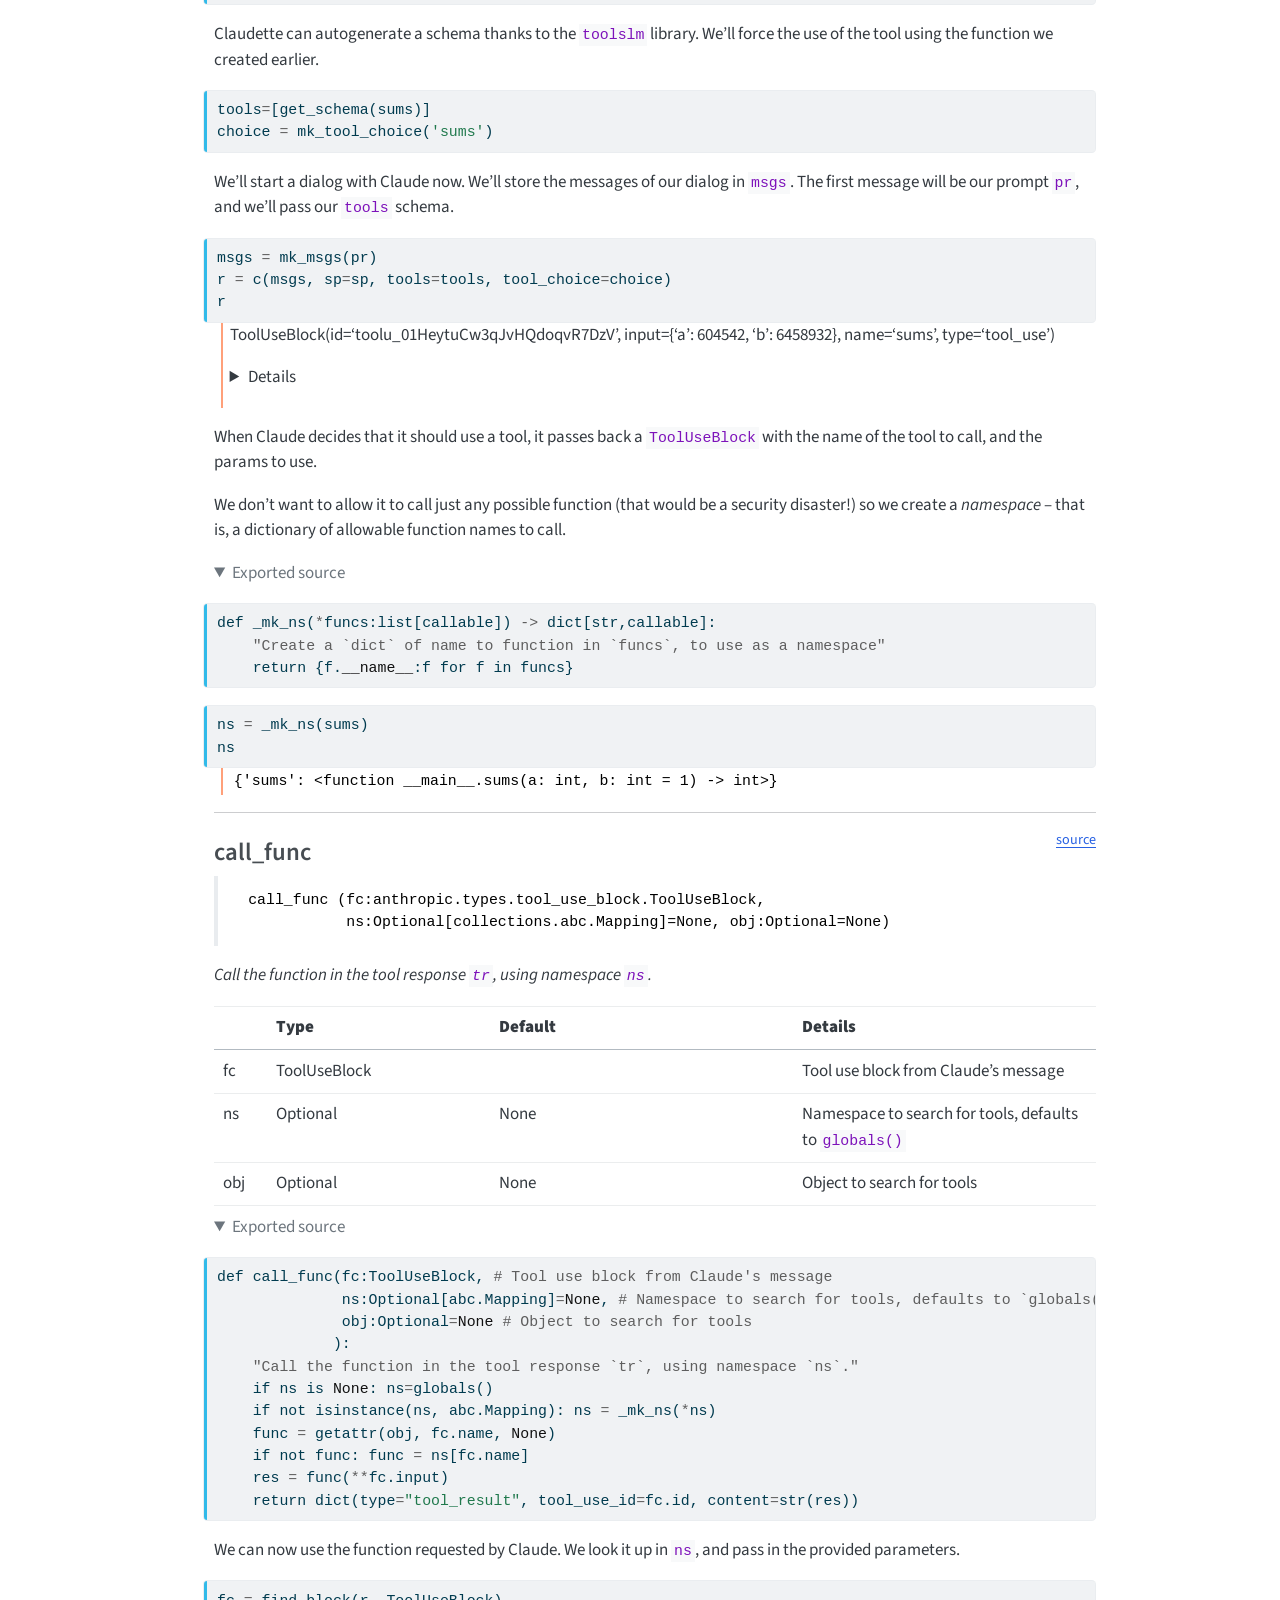
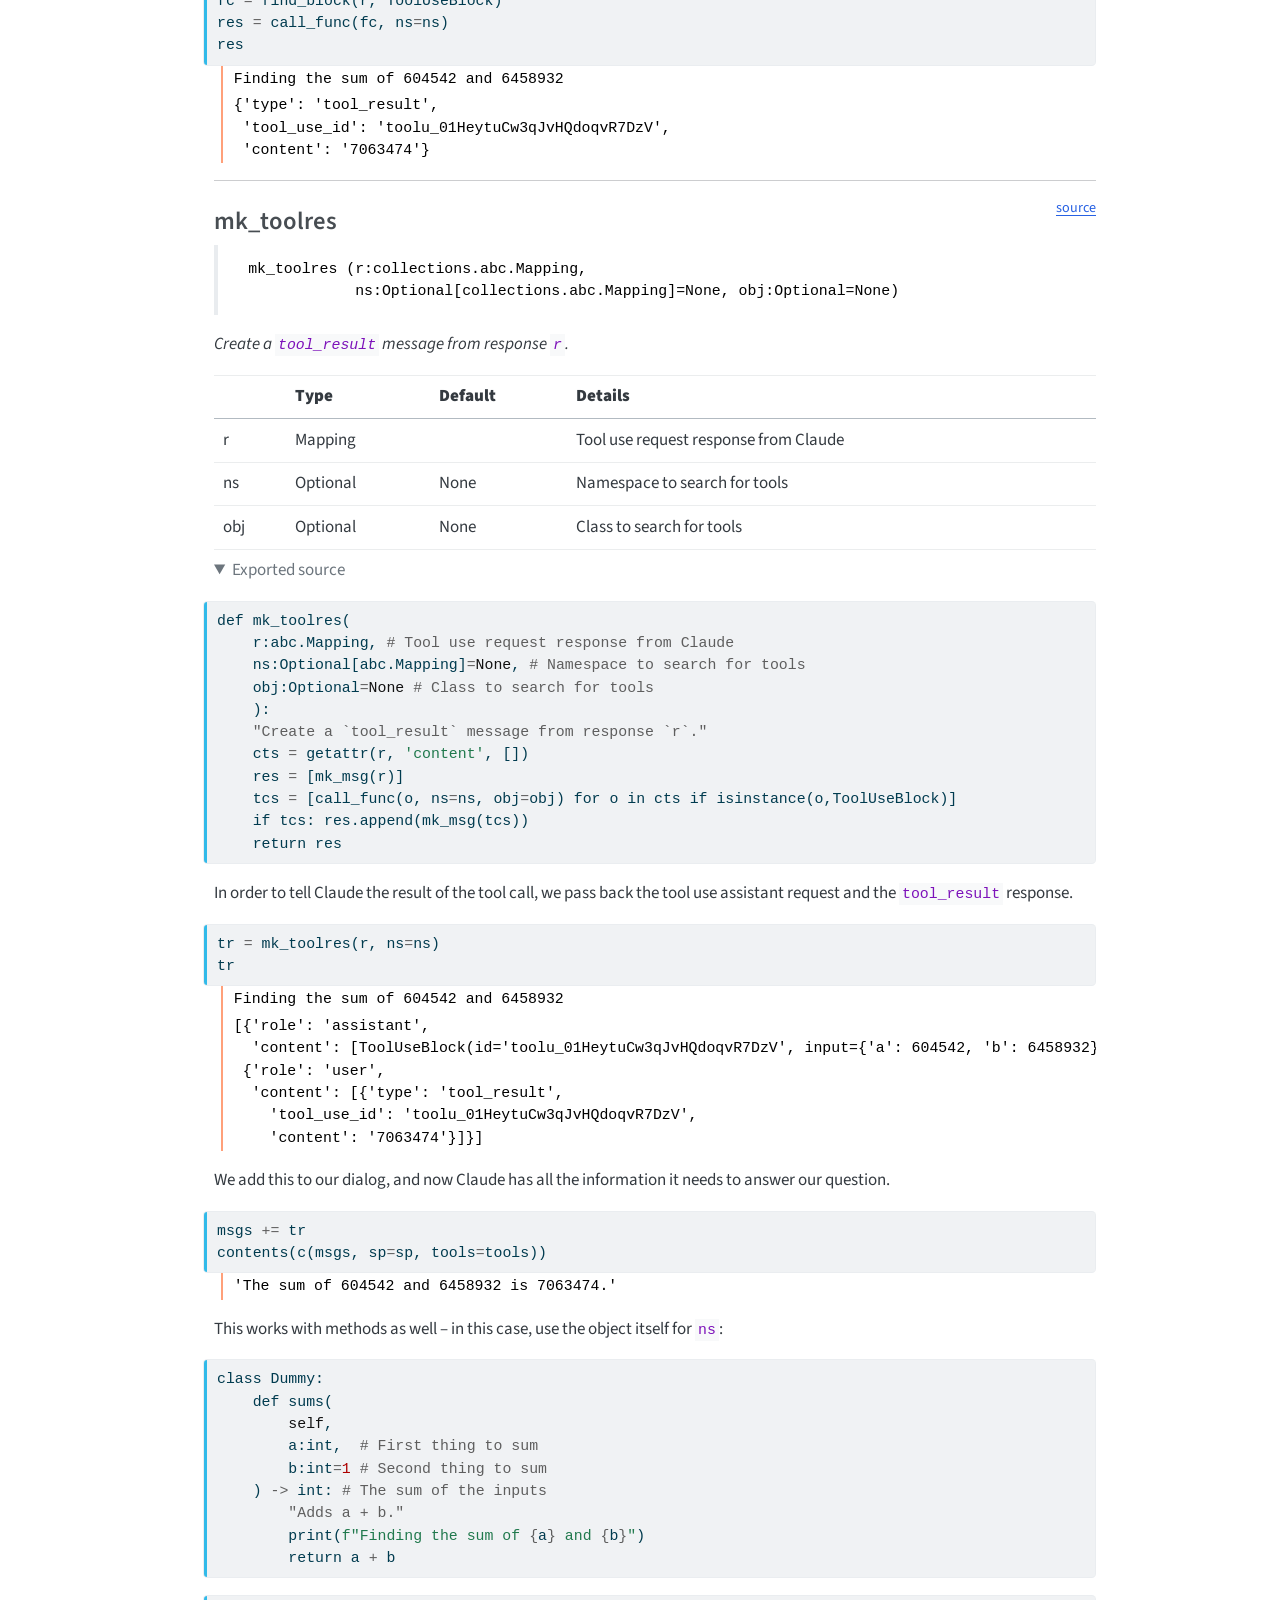
<file: core.html>
<!DOCTYPE html>
<html xmlns="http://www.w3.org/1999/xhtml" lang="en" xml:lang="en"><head>

<meta charset="utf-8">
<meta name="generator" content="quarto-1.4.555">

<meta name="viewport" content="width=device-width, initial-scale=1.0, user-scalable=yes">


<title>claudette - Claudette’s source</title>
<style>
code{white-space: pre-wrap;}
span.smallcaps{font-variant: small-caps;}
div.columns{display: flex; gap: min(4vw, 1.5em);}
div.column{flex: auto; overflow-x: auto;}
div.hanging-indent{margin-left: 1.5em; text-indent: -1.5em;}
ul.task-list{list-style: none;}
ul.task-list li input[type="checkbox"] {
  width: 0.8em;
  margin: 0 0.8em 0.2em -1em; /* quarto-specific, see https://github.com/quarto-dev/quarto-cli/issues/4556 */ 
  vertical-align: middle;
}
/* CSS for syntax highlighting */
pre > code.sourceCode { white-space: pre; position: relative; }
pre > code.sourceCode > span { line-height: 1.25; }
pre > code.sourceCode > span:empty { height: 1.2em; }
.sourceCode { overflow: visible; }
code.sourceCode > span { color: inherit; text-decoration: inherit; }
div.sourceCode { margin: 1em 0; }
pre.sourceCode { margin: 0; }
@media screen {
div.sourceCode { overflow: auto; }
}
@media print {
pre > code.sourceCode { white-space: pre-wrap; }
pre > code.sourceCode > span { text-indent: -5em; padding-left: 5em; }
}
pre.numberSource code
  { counter-reset: source-line 0; }
pre.numberSource code > span
  { position: relative; left: -4em; counter-increment: source-line; }
pre.numberSource code > span > a:first-child::before
  { content: counter(source-line);
    position: relative; left: -1em; text-align: right; vertical-align: baseline;
    border: none; display: inline-block;
    -webkit-touch-callout: none; -webkit-user-select: none;
    -khtml-user-select: none; -moz-user-select: none;
    -ms-user-select: none; user-select: none;
    padding: 0 4px; width: 4em;
  }
pre.numberSource { margin-left: 3em;  padding-left: 4px; }
div.sourceCode
  {   }
@media screen {
pre > code.sourceCode > span > a:first-child::before { text-decoration: underline; }
}
</style>


<script src="site_libs/quarto-nav/quarto-nav.js"></script>
<script src="site_libs/quarto-nav/headroom.min.js"></script>
<script src="site_libs/clipboard/clipboard.min.js"></script>
<script src="site_libs/quarto-search/autocomplete.umd.js"></script>
<script src="site_libs/quarto-search/fuse.min.js"></script>
<script src="site_libs/quarto-search/quarto-search.js"></script>
<meta name="quarto:offset" content="./">
<script src="site_libs/quarto-html/quarto.js"></script>
<script src="site_libs/quarto-html/popper.min.js"></script>
<script src="site_libs/quarto-html/tippy.umd.min.js"></script>
<script src="site_libs/quarto-html/anchor.min.js"></script>
<link href="site_libs/quarto-html/tippy.css" rel="stylesheet">
<link href="site_libs/quarto-html/quarto-syntax-highlighting.css" rel="stylesheet" id="quarto-text-highlighting-styles">
<script src="site_libs/bootstrap/bootstrap.min.js"></script>
<link href="site_libs/bootstrap/bootstrap-icons.css" rel="stylesheet">
<link href="site_libs/bootstrap/bootstrap.min.css" rel="stylesheet" id="quarto-bootstrap" data-mode="light">
<script id="quarto-search-options" type="application/json">{
  "location": "navbar",
  "copy-button": false,
  "collapse-after": 3,
  "panel-placement": "end",
  "type": "overlay",
  "limit": 50,
  "keyboard-shortcut": [
    "f",
    "/",
    "s"
  ],
  "show-item-context": false,
  "language": {
    "search-no-results-text": "No results",
    "search-matching-documents-text": "matching documents",
    "search-copy-link-title": "Copy link to search",
    "search-hide-matches-text": "Hide additional matches",
    "search-more-match-text": "more match in this document",
    "search-more-matches-text": "more matches in this document",
    "search-clear-button-title": "Clear",
    "search-text-placeholder": "",
    "search-detached-cancel-button-title": "Cancel",
    "search-submit-button-title": "Submit",
    "search-label": "Search"
  }
}</script>


<link rel="stylesheet" href="styles.css">
<meta property="og:title" content="claudette - Claudette’s source">
<meta property="og:description" content="Claudette is Claude’s friend">
<meta property="og:site_name" content="claudette">
<meta name="twitter:title" content="claudette - Claudette’s source">
<meta name="twitter:description" content="Claudette is Claude’s friend">
<meta name="twitter:card" content="summary">
</head>

<body class="nav-sidebar floating nav-fixed">

<div id="quarto-search-results"></div>
  <header id="quarto-header" class="headroom fixed-top">
    <nav class="navbar navbar-expand-lg " data-bs-theme="dark">
      <div class="navbar-container container-fluid">
      <div class="navbar-brand-container mx-auto">
    <a class="navbar-brand" href="./index.html">
    <span class="navbar-title">claudette</span>
    </a>
  </div>
        <div class="quarto-navbar-tools tools-end">
</div>
          <div id="quarto-search" class="" title="Search"></div>
      </div> <!-- /container-fluid -->
    </nav>
  <nav class="quarto-secondary-nav">
    <div class="container-fluid d-flex">
      <button type="button" class="quarto-btn-toggle btn" data-bs-toggle="collapse" data-bs-target=".quarto-sidebar-collapse-item" aria-controls="quarto-sidebar" aria-expanded="false" aria-label="Toggle sidebar navigation" onclick="if (window.quartoToggleHeadroom) { window.quartoToggleHeadroom(); }">
        <i class="bi bi-layout-text-sidebar-reverse"></i>
      </button>
        <nav class="quarto-page-breadcrumbs" aria-label="breadcrumb"><ol class="breadcrumb"><li class="breadcrumb-item"><a href="./core.html">Claudette’s source</a></li></ol></nav>
        <a class="flex-grow-1" role="button" data-bs-toggle="collapse" data-bs-target=".quarto-sidebar-collapse-item" aria-controls="quarto-sidebar" aria-expanded="false" aria-label="Toggle sidebar navigation" onclick="if (window.quartoToggleHeadroom) { window.quartoToggleHeadroom(); }">      
        </a>
    </div>
  </nav>
</header>
<!-- content -->
<div id="quarto-content" class="quarto-container page-columns page-rows-contents page-layout-article page-navbar">
<!-- sidebar -->
  <nav id="quarto-sidebar" class="sidebar collapse collapse-horizontal quarto-sidebar-collapse-item sidebar-navigation floating overflow-auto">
    <div class="sidebar-menu-container"> 
    <ul class="list-unstyled mt-1">
        <li class="sidebar-item">
  <div class="sidebar-item-container"> 
  <a href="./index.html" class="sidebar-item-text sidebar-link">
 <span class="menu-text">claudette</span></a>
  </div>
</li>
        <li class="sidebar-item">
  <div class="sidebar-item-container"> 
  <a href="./core.html" class="sidebar-item-text sidebar-link active">
 <span class="menu-text">Claudette’s source</span></a>
  </div>
</li>
        <li class="sidebar-item">
  <div class="sidebar-item-container"> 
  <a href="./toolloop.html" class="sidebar-item-text sidebar-link">
 <span class="menu-text">Tool loop</span></a>
  </div>
</li>
    </ul>
    </div>
</nav>
<div id="quarto-sidebar-glass" class="quarto-sidebar-collapse-item" data-bs-toggle="collapse" data-bs-target=".quarto-sidebar-collapse-item"></div>
<!-- margin-sidebar -->
    <div id="quarto-margin-sidebar" class="sidebar margin-sidebar">
        <nav id="TOC" role="doc-toc" class="toc-active">
    <h2 id="toc-title">On this page</h2>
   
  <ul>
  <li><a href="#setup" id="toc-setup" class="nav-link active" data-scroll-target="#setup">Setup</a></li>
  <li><a href="#antropic-sdk" id="toc-antropic-sdk" class="nav-link" data-scroll-target="#antropic-sdk">Antropic SDK</a>
  <ul class="collapse">
  <li><a href="#formatting-output" id="toc-formatting-output" class="nav-link" data-scroll-target="#formatting-output">Formatting output</a></li>
  <li><a href="#find_block" id="toc-find_block" class="nav-link" data-scroll-target="#find_block">find_block</a></li>
  <li><a href="#contents" id="toc-contents" class="nav-link" data-scroll-target="#contents">contents</a></li>
  <li><a href="#usage" id="toc-usage" class="nav-link" data-scroll-target="#usage">usage</a></li>
  <li><a href="#usage.total" id="toc-usage.total" class="nav-link" data-scroll-target="#usage.total">Usage.total</a></li>
  <li><a href="#usage.__repr__" id="toc-usage.__repr__" class="nav-link" data-scroll-target="#usage.__repr__">Usage.__repr__</a></li>
  <li><a href="#usage.__add__" id="toc-usage.__add__" class="nav-link" data-scroll-target="#usage.__add__">Usage.__add__</a></li>
  <li><a href="#creating-messages" id="toc-creating-messages" class="nav-link" data-scroll-target="#creating-messages">Creating messages</a></li>
  <li><a href="#mk_msgs" id="toc-mk_msgs" class="nav-link" data-scroll-target="#mk_msgs">mk_msgs</a></li>
  </ul></li>
  <li><a href="#client" id="toc-client" class="nav-link" data-scroll-target="#client">Client</a>
  <ul class="collapse">
  <li><a href="#client-1" id="toc-client-1" class="nav-link" data-scroll-target="#client-1">Client</a></li>
  <li><a href="#client.__call__" id="toc-client.__call__" class="nav-link" data-scroll-target="#client.__call__">Client.__call__</a></li>
  </ul></li>
  <li><a href="#tool-use" id="toc-tool-use" class="nav-link" data-scroll-target="#tool-use">Tool use</a>
  <ul class="collapse">
  <li><a href="#mk_tool_choice" id="toc-mk_tool_choice" class="nav-link" data-scroll-target="#mk_tool_choice">mk_tool_choice</a></li>
  <li><a href="#call_func" id="toc-call_func" class="nav-link" data-scroll-target="#call_func">call_func</a></li>
  <li><a href="#mk_toolres" id="toc-mk_toolres" class="nav-link" data-scroll-target="#mk_toolres">mk_toolres</a></li>
  </ul></li>
  <li><a href="#chat" id="toc-chat" class="nav-link" data-scroll-target="#chat">Chat</a>
  <ul class="collapse">
  <li><a href="#chat-1" id="toc-chat-1" class="nav-link" data-scroll-target="#chat-1">Chat</a></li>
  <li><a href="#chat.__call__" id="toc-chat.__call__" class="nav-link" data-scroll-target="#chat.__call__">Chat.__call__</a></li>
  <li><a href="#chat-tool-use" id="toc-chat-tool-use" class="nav-link" data-scroll-target="#chat-tool-use">Chat tool use</a></li>
  </ul></li>
  <li><a href="#images" id="toc-images" class="nav-link" data-scroll-target="#images">Images</a>
  <ul class="collapse">
  <li><a href="#img_msg" id="toc-img_msg" class="nav-link" data-scroll-target="#img_msg">img_msg</a></li>
  <li><a href="#text_msg" id="toc-text_msg" class="nav-link" data-scroll-target="#text_msg">text_msg</a></li>
  <li><a href="#mk_msg" id="toc-mk_msg" class="nav-link" data-scroll-target="#mk_msg">mk_msg</a></li>
  </ul></li>
  <li><a href="#third-party-providers" id="toc-third-party-providers" class="nav-link" data-scroll-target="#third-party-providers">Third party providers</a>
  <ul class="collapse">
  <li><a href="#amazon-bedrock" id="toc-amazon-bedrock" class="nav-link" data-scroll-target="#amazon-bedrock">Amazon Bedrock</a></li>
  <li><a href="#google-vertex" id="toc-google-vertex" class="nav-link" data-scroll-target="#google-vertex">Google Vertex</a></li>
  </ul></li>
  </ul>
<div class="toc-actions"><ul><li><a href="https://github.com/AnswerDotAI/claudette/issues/new" class="toc-action"><i class="bi bi-github"></i>Report an issue</a></li></ul></div></nav>
    </div>
<!-- main -->
<main class="content" id="quarto-document-content">

<header id="title-block-header" class="quarto-title-block default">
<div class="quarto-title">
<div class="quarto-title-block"><div><h1 class="title">Claudette’s source</h1><button type="button" class="btn code-tools-button dropdown-toggle" id="quarto-code-tools-menu" data-bs-toggle="dropdown" aria-expanded="false"><i class="bi"></i> Code</button><ul class="dropdown-menu dropdown-menu-end" aria-labelelledby="quarto-code-tools-menu"><li><a id="quarto-show-all-code" class="dropdown-item" href="javascript:void(0)" role="button">Show All Code</a></li><li><a id="quarto-hide-all-code" class="dropdown-item" href="javascript:void(0)" role="button">Hide All Code</a></li></ul></div></div>
</div>



<div class="quarto-title-meta">

    
  
    
  </div>
  


</header>


<!-- WARNING: THIS FILE WAS AUTOGENERATED! DO NOT EDIT! -->
<p>This is the ‘literate’ source code for Claudette. You can view the fully rendered version of the notebook <a href="https://claudette.answer.ai/core.html">here</a>, or you can clone the git repo and run the <a href="https://github.com/AnswerDotAI/claudette/blob/main/00_core.ipynb">interactive notebook</a> in Jupyter. The notebook is converted the <a href="https://github.com/AnswerDotAI/claudette/blob/main/claudette/core.py">Python module claudette/core.py</a> using <a href="https://nbdev.fast.ai/">nbdev</a>. The goal of this source code is to both create the Python module, and also to teach the reader <em>how</em> it is created, without assuming much existing knowledge about Claude’s API.</p>
<p>Most of the time you’ll see that we write some source code <em>first</em>, and then a description or discussion of it <em>afterwards</em>.</p>
<section id="setup" class="level2">
<h2 class="anchored" data-anchor-id="setup">Setup</h2>
<div id="f1ad998e-4bb1-4bed-abf4-6e8606cb2453" class="cell">
<div class="sourceCode cell-code" id="cb1"><pre class="sourceCode python code-with-copy"><code class="sourceCode python"><span id="cb1-1"><a href="#cb1-1" aria-hidden="true" tabindex="-1"></a><span class="im">import</span> os</span>
<span id="cb1-2"><a href="#cb1-2" aria-hidden="true" tabindex="-1"></a><span class="co"># os.environ['ANTHROPIC_LOG'] = 'debug'</span></span></code><button title="Copy to Clipboard" class="code-copy-button"><i class="bi"></i></button></pre></div>
</div>
<p>To print every HTTP request and response in full, uncomment the above line. This functionality is provided by Anthropic’s SDK.</p>
<div class="callout callout-style-default callout-tip callout-titled">
<div class="callout-header d-flex align-content-center">
<div class="callout-icon-container">
<i class="callout-icon"></i>
</div>
<div class="callout-title-container flex-fill">
Tip
</div>
</div>
<div class="callout-body-container callout-body">
<p>If you’re reading the rendered version of this notebook, you’ll see an “Exported source” collapsible widget below. If you’re reading the source notebook directly, you’ll see <code>#| exports</code> at the top of the cell. These show that this piece of code will be exported into the python module that this notebook creates. No other code will be included – any other code in this notebook is just for demonstration, documentation, and testing.</p>
<p>You can toggle expanding/collapsing the source code of all exported sections by using the <code>&lt;/&gt; Code</code> menu in the top right of the rendered notebook page.</p>
</div>
</div>
<div id="0fff8869" class="cell">
<details open="" class="code-fold">
<summary>Exported source</summary>
<div class="sourceCode cell-code" id="cb2"><pre class="sourceCode python code-with-copy"><code class="sourceCode python"><span id="cb2-1"><a href="#cb2-1" aria-hidden="true" tabindex="-1"></a>models <span class="op">=</span> <span class="st">'claude-3-opus-20240229'</span>,<span class="st">'claude-3-5-sonnet-20240620'</span>,<span class="st">'claude-3-haiku-20240307'</span></span></code><button title="Copy to Clipboard" class="code-copy-button"><i class="bi"></i></button></pre></div>
</details>
</div>
<p>These are the current versions of Anthropic’s model at the time of writing.</p>
<div id="dacf2bd2" class="cell">
<div class="sourceCode cell-code" id="cb3"><pre class="sourceCode python code-with-copy"><code class="sourceCode python"><span id="cb3-1"><a href="#cb3-1" aria-hidden="true" tabindex="-1"></a>model <span class="op">=</span> models[<span class="dv">1</span>]</span></code><button title="Copy to Clipboard" class="code-copy-button"><i class="bi"></i></button></pre></div>
</div>
<p>For examples, we’ll use Sonnet 3.5, since it’s awesome.</p>
</section>
<section id="antropic-sdk" class="level2">
<h2 class="anchored" data-anchor-id="antropic-sdk">Antropic SDK</h2>
<div id="70b53a51" class="cell">
<div class="sourceCode cell-code" id="cb4"><pre class="sourceCode python code-with-copy"><code class="sourceCode python"><span id="cb4-1"><a href="#cb4-1" aria-hidden="true" tabindex="-1"></a>cli <span class="op">=</span> Anthropic()</span></code><button title="Copy to Clipboard" class="code-copy-button"><i class="bi"></i></button></pre></div>
</div>
<p>This is what Anthropic’s SDK provides for interacting with Python. To use it, pass it a list of <em>messages</em>, with <em>content</em> and a <em>role</em>. The roles should alternate between <em>user</em> and <em>assistant</em>.</p>
<div class="callout callout-style-default callout-tip callout-titled">
<div class="callout-header d-flex align-content-center">
<div class="callout-icon-container">
<i class="callout-icon"></i>
</div>
<div class="callout-title-container flex-fill">
Tip
</div>
</div>
<div class="callout-body-container callout-body">
<p>After the code below you’ll see an indented section with an orange vertical line on the left. This is used to show the <em>result</em> of running the code above. Because the code is running in a Jupyter Notebook, we don’t have to use <code>print</code> to display results, we can just type the expression directly, as we do with <code>r</code> here.</p>
</div>
</div>
<div id="6ec40731" class="cell">
<div class="sourceCode cell-code" id="cb5"><pre class="sourceCode python code-with-copy"><code class="sourceCode python"><span id="cb5-1"><a href="#cb5-1" aria-hidden="true" tabindex="-1"></a>m <span class="op">=</span> {<span class="st">'role'</span>: <span class="st">'user'</span>, <span class="st">'content'</span>: <span class="st">"I'm Jeremy"</span>}</span>
<span id="cb5-2"><a href="#cb5-2" aria-hidden="true" tabindex="-1"></a>r <span class="op">=</span> cli.messages.create(messages<span class="op">=</span>[m], model<span class="op">=</span>model, max_tokens<span class="op">=</span><span class="dv">100</span>)</span>
<span id="cb5-3"><a href="#cb5-3" aria-hidden="true" tabindex="-1"></a>r</span></code><button title="Copy to Clipboard" class="code-copy-button"><i class="bi"></i></button></pre></div>
<div class="cell-output cell-output-display">
<pre><code>Message(id='msg_01RjWdAktoZPidk5mZoXRRZL', content=[TextBlock(text="Hello Jeremy! It's nice to meet you. Is there anything I can help you with today?", type='text')], model='claude-3-5-sonnet-20240620', role='assistant', stop_reason='end_turn', stop_sequence=None, type='message', usage=Usage(input_tokens=10, output_tokens=23))</code></pre>
</div>
</div>
<section id="formatting-output" class="level3">
<h3 class="anchored" data-anchor-id="formatting-output">Formatting output</h3>
<p>That output is pretty long and hard to read, so let’s clean it up. We’ll start by pulling out the <code>Content</code> part of the message. To do that, we’re going to write our first function which will be included to the <code>claudette/core.py</code> module.</p>
<div class="callout callout-style-default callout-tip callout-titled">
<div class="callout-header d-flex align-content-center">
<div class="callout-icon-container">
<i class="callout-icon"></i>
</div>
<div class="callout-title-container flex-fill">
Tip
</div>
</div>
<div class="callout-body-container callout-body">
<p>This is the first exported public function or class we’re creating (the previous export was of a variable). In the rendered version of the notebook for these you’ll see 4 things, in this order (unless the symbol starts with a single <code>_</code>, which indicates it’s <em>private</em>):</p>
<ul>
<li>The signature (with the symbol name as a heading, with a horizontal rule above)</li>
<li>A table of paramater docs (if provided)</li>
<li>The doc string (in italics).</li>
<li>The source code (in a collapsible “Exported source” block)</li>
</ul>
<p>After that, we generally provide a bit more detail on what we’ve created, and why, along with a sample usage.</p>
</div>
</div>
<hr>
<p><a href="https://github.com/AnswerDotAI/claudette/blob/main/claudette/core.py#L31" target="_blank" style="float:right; font-size:smaller">source</a></p>
</section>
<section id="find_block" class="level3">
<h3 class="anchored" data-anchor-id="find_block">find_block</h3>
<blockquote class="blockquote">
<pre><code> find_block (r:collections.abc.Mapping, blk_type:type=&lt;class
             'anthropic.types.text_block.TextBlock'&gt;)</code></pre>
</blockquote>
<p><em>Find the first block of type <code>blk_type</code> in <code>r.content</code>.</em></p>
<table class="caption-top table">
<thead>
<tr class="header">
<th></th>
<th><strong>Type</strong></th>
<th><strong>Default</strong></th>
<th><strong>Details</strong></th>
</tr>
</thead>
<tbody>
<tr class="odd">
<td>r</td>
<td>Mapping</td>
<td></td>
<td>The message to look in</td>
</tr>
<tr class="even">
<td>blk_type</td>
<td>type</td>
<td>TextBlock</td>
<td>The type of block to find</td>
</tr>
</tbody>
</table>
<div id="eba620ce" class="cell">
<details open="" class="code-fold">
<summary>Exported source</summary>
<div class="sourceCode cell-code" id="cb8"><pre class="sourceCode python code-with-copy"><code class="sourceCode python"><span id="cb8-1"><a href="#cb8-1" aria-hidden="true" tabindex="-1"></a><span class="kw">def</span> find_block(r:abc.Mapping, <span class="co"># The message to look in</span></span>
<span id="cb8-2"><a href="#cb8-2" aria-hidden="true" tabindex="-1"></a>               blk_type:<span class="bu">type</span><span class="op">=</span>TextBlock  <span class="co"># The type of block to find</span></span>
<span id="cb8-3"><a href="#cb8-3" aria-hidden="true" tabindex="-1"></a>              ):</span>
<span id="cb8-4"><a href="#cb8-4" aria-hidden="true" tabindex="-1"></a>    <span class="co">"Find the first block of type `blk_type` in `r.content`."</span></span>
<span id="cb8-5"><a href="#cb8-5" aria-hidden="true" tabindex="-1"></a>    <span class="cf">return</span> first(o <span class="cf">for</span> o <span class="kw">in</span> r.content <span class="cf">if</span> <span class="bu">isinstance</span>(o,blk_type))</span></code><button title="Copy to Clipboard" class="code-copy-button"><i class="bi"></i></button></pre></div>
</details>
</div>
<p>This makes it easier to grab the needed parts of Claude’s responses, which can include multiple pieces of content. By default, we look for the first text block. That will generally have the content we want to display.</p>
<div id="10af0e65" class="cell">
<div class="sourceCode cell-code" id="cb9"><pre class="sourceCode python code-with-copy"><code class="sourceCode python"><span id="cb9-1"><a href="#cb9-1" aria-hidden="true" tabindex="-1"></a>find_block(r)</span></code><button title="Copy to Clipboard" class="code-copy-button"><i class="bi"></i></button></pre></div>
<div class="cell-output cell-output-display">
<pre><code>TextBlock(text="Hello Jeremy! It's nice to meet you. Is there anything I can help you with today?", type='text')</code></pre>
</div>
</div>
<hr>
<p><a href="https://github.com/AnswerDotAI/claudette/blob/main/claudette/core.py#L38" target="_blank" style="float:right; font-size:smaller">source</a></p>
</section>
<section id="contents" class="level3">
<h3 class="anchored" data-anchor-id="contents">contents</h3>
<blockquote class="blockquote">
<pre><code> contents (r)</code></pre>
</blockquote>
<p><em>Helper to get the contents from Claude response <code>r</code>.</em></p>
<div id="ae99799d" class="cell">
<details open="" class="code-fold">
<summary>Exported source</summary>
<div class="sourceCode cell-code" id="cb12"><pre class="sourceCode python code-with-copy"><code class="sourceCode python"><span id="cb12-1"><a href="#cb12-1" aria-hidden="true" tabindex="-1"></a><span class="kw">def</span> contents(r):</span>
<span id="cb12-2"><a href="#cb12-2" aria-hidden="true" tabindex="-1"></a>    <span class="co">"Helper to get the contents from Claude response `r`."</span></span>
<span id="cb12-3"><a href="#cb12-3" aria-hidden="true" tabindex="-1"></a>    blk <span class="op">=</span> find_block(r)</span>
<span id="cb12-4"><a href="#cb12-4" aria-hidden="true" tabindex="-1"></a>    <span class="cf">if</span> <span class="kw">not</span> blk <span class="kw">and</span> r.content: blk <span class="op">=</span> r.content[<span class="dv">0</span>]</span>
<span id="cb12-5"><a href="#cb12-5" aria-hidden="true" tabindex="-1"></a>    <span class="cf">return</span> blk.text.strip() <span class="cf">if</span> <span class="bu">hasattr</span>(blk,<span class="st">'text'</span>) <span class="cf">else</span> blk</span></code><button title="Copy to Clipboard" class="code-copy-button"><i class="bi"></i></button></pre></div>
</details>
</div>
<p>For display purposes, we often just want to show the text itself.</p>
<div id="6d5f2107" class="cell">
<div class="sourceCode cell-code" id="cb13"><pre class="sourceCode python code-with-copy"><code class="sourceCode python"><span id="cb13-1"><a href="#cb13-1" aria-hidden="true" tabindex="-1"></a>contents(r)</span></code><button title="Copy to Clipboard" class="code-copy-button"><i class="bi"></i></button></pre></div>
<div class="cell-output cell-output-display">
<pre><code>"Hello Jeremy! It's nice to meet you. Is there anything I can help you with today?"</code></pre>
</div>
</div>
<div id="17924d0c" class="cell">
<details open="" class="code-fold">
<summary>Exported source</summary>
<div class="sourceCode cell-code" id="cb15"><pre class="sourceCode python code-with-copy"><code class="sourceCode python"><span id="cb15-1"><a href="#cb15-1" aria-hidden="true" tabindex="-1"></a><span class="at">@patch</span></span>
<span id="cb15-2"><a href="#cb15-2" aria-hidden="true" tabindex="-1"></a><span class="kw">def</span> _repr_markdown_(<span class="va">self</span>:(Message)):</span>
<span id="cb15-3"><a href="#cb15-3" aria-hidden="true" tabindex="-1"></a>    det <span class="op">=</span> <span class="st">'</span><span class="ch">\n</span><span class="st">- '</span>.join(<span class="ss">f'</span><span class="sc">{</span>k<span class="sc">}</span><span class="ss">: </span><span class="sc">{</span>v<span class="sc">}</span><span class="ss">'</span> <span class="cf">for</span> k,v <span class="kw">in</span> <span class="va">self</span>.model_dump().items())</span>
<span id="cb15-4"><a href="#cb15-4" aria-hidden="true" tabindex="-1"></a>    <span class="cf">return</span> <span class="ss">f"""</span><span class="sc">{</span>contents(<span class="va">self</span>)<span class="sc">}</span></span>
<span id="cb15-5"><a href="#cb15-5" aria-hidden="true" tabindex="-1"></a></span>
<span id="cb15-6"><a href="#cb15-6" aria-hidden="true" tabindex="-1"></a><span class="ss">&lt;details&gt;</span></span>
<span id="cb15-7"><a href="#cb15-7" aria-hidden="true" tabindex="-1"></a></span>
<span id="cb15-8"><a href="#cb15-8" aria-hidden="true" tabindex="-1"></a><span class="ss">- </span><span class="sc">{</span>det<span class="sc">}</span></span>
<span id="cb15-9"><a href="#cb15-9" aria-hidden="true" tabindex="-1"></a></span>
<span id="cb15-10"><a href="#cb15-10" aria-hidden="true" tabindex="-1"></a><span class="ss">&lt;/details&gt;"""</span></span></code><button title="Copy to Clipboard" class="code-copy-button"><i class="bi"></i></button></pre></div>
</details>
</div>
<p>Jupyter looks for a <code>_repr_markdown_</code> method in displayed objects; we add this in order to display just the content text, and collapse full details into a hideable section. Note that <code>patch</code> is from <a href="https://fastcore.fast.ai/">fastcore</a>, and is used to add (or replace) functionality in an existing class. We pass the class(es) that we want to patch as type annotations to <code>self</code>. In this case, <code>_repr_markdown_</code> is being added to Anthropic’s <code>Message</code> class, so when we display the message now we just see the contents, and the details are hidden away in a collapsible details block.</p>
<div id="cfd85eeb" class="cell">
<div class="sourceCode cell-code" id="cb16"><pre class="sourceCode python code-with-copy"><code class="sourceCode python"><span id="cb16-1"><a href="#cb16-1" aria-hidden="true" tabindex="-1"></a>r</span></code><button title="Copy to Clipboard" class="code-copy-button"><i class="bi"></i></button></pre></div>
<div class="cell-output cell-output-display cell-output-markdown">
<p>Hello Jeremy! It’s nice to meet you. Is there anything I can help you with today?</p>
<details>
<ul>
<li>id: msg_01RjWdAktoZPidk5mZoXRRZL</li>
<li>content: [{‘text’: “Hello Jeremy! It’s nice to meet you. Is there anything I can help you with today?”, ‘type’: ‘text’}]</li>
<li>model: claude-3-5-sonnet-20240620</li>
<li>role: assistant</li>
<li>stop_reason: end_turn</li>
<li>stop_sequence: None</li>
<li>type: message</li>
<li>usage: {‘input_tokens’: 10, ‘output_tokens’: 23}</li>
</ul>
</details>
</div>
</div>
<p>One key part of the response is the <a href="https://claudette.answer.ai/core.html#usage"><code>usage</code></a> key, which tells us how many tokens we used by returning a <code>Usage</code> object.</p>
<p>We’ll add some helpers to make things a bit cleaner for creating and formatting these objects.</p>
<div id="10c7466f" class="cell">
<div class="sourceCode cell-code" id="cb17"><pre class="sourceCode python code-with-copy"><code class="sourceCode python"><span id="cb17-1"><a href="#cb17-1" aria-hidden="true" tabindex="-1"></a>r.usage</span></code><button title="Copy to Clipboard" class="code-copy-button"><i class="bi"></i></button></pre></div>
<div class="cell-output cell-output-display">
<pre><code>Usage(input_tokens=10, output_tokens=23)</code></pre>
</div>
</div>
<hr>
<p><a href="https://github.com/AnswerDotAI/claudette/blob/main/claudette/core.py#L57" target="_blank" style="float:right; font-size:smaller">source</a></p>
</section>
<section id="usage" class="level3">
<h3 class="anchored" data-anchor-id="usage">usage</h3>
<blockquote class="blockquote">
<pre><code> usage (inp=0, out=0)</code></pre>
</blockquote>
<p><em>Slightly more concise version of <code>Usage</code>.</em></p>
<table class="caption-top table">
<thead>
<tr class="header">
<th></th>
<th><strong>Type</strong></th>
<th><strong>Default</strong></th>
<th><strong>Details</strong></th>
</tr>
</thead>
<tbody>
<tr class="odd">
<td>inp</td>
<td>int</td>
<td>0</td>
<td>Number of input tokens</td>
</tr>
<tr class="even">
<td>out</td>
<td>int</td>
<td>0</td>
<td>Number of output tokens</td>
</tr>
</tbody>
</table>
<div id="b1a24f68" class="cell">
<details open="" class="code-fold">
<summary>Exported source</summary>
<div class="sourceCode cell-code" id="cb20"><pre class="sourceCode python code-with-copy"><code class="sourceCode python"><span id="cb20-1"><a href="#cb20-1" aria-hidden="true" tabindex="-1"></a><span class="kw">def</span> usage(inp<span class="op">=</span><span class="dv">0</span>, <span class="co"># Number of input tokens</span></span>
<span id="cb20-2"><a href="#cb20-2" aria-hidden="true" tabindex="-1"></a>          out<span class="op">=</span><span class="dv">0</span>  <span class="co"># Number of output tokens</span></span>
<span id="cb20-3"><a href="#cb20-3" aria-hidden="true" tabindex="-1"></a>         ):</span>
<span id="cb20-4"><a href="#cb20-4" aria-hidden="true" tabindex="-1"></a>    <span class="co">"Slightly more concise version of `Usage`."</span></span>
<span id="cb20-5"><a href="#cb20-5" aria-hidden="true" tabindex="-1"></a>    <span class="cf">return</span> Usage(input_tokens<span class="op">=</span>inp, output_tokens<span class="op">=</span>out)</span></code><button title="Copy to Clipboard" class="code-copy-button"><i class="bi"></i></button></pre></div>
</details>
</div>
<p>The constructor provided by Anthropic is rather verbose, so we clean it up a bit, using a lowercase version of the name.</p>
<div id="a7e52afd" class="cell">
<div class="sourceCode cell-code" id="cb21"><pre class="sourceCode python code-with-copy"><code class="sourceCode python"><span id="cb21-1"><a href="#cb21-1" aria-hidden="true" tabindex="-1"></a>usage(<span class="dv">5</span>)</span></code><button title="Copy to Clipboard" class="code-copy-button"><i class="bi"></i></button></pre></div>
<div class="cell-output cell-output-display">
<pre><code>Usage(input_tokens=5, output_tokens=0)</code></pre>
</div>
</div>
<hr>
<p><a href="https://github.com/AnswerDotAI/claudette/blob/main/claudette/core.py#L65" target="_blank" style="float:right; font-size:smaller">source</a></p>
</section>
<section id="usage.total" class="level3">
<h3 class="anchored" data-anchor-id="usage.total">Usage.total</h3>
<blockquote class="blockquote">
<pre><code> Usage.total ()</code></pre>
</blockquote>
<div id="2db64da5" class="cell">
<details open="" class="code-fold">
<summary>Exported source</summary>
<div class="sourceCode cell-code" id="cb24"><pre class="sourceCode python code-with-copy"><code class="sourceCode python"><span id="cb24-1"><a href="#cb24-1" aria-hidden="true" tabindex="-1"></a><span class="at">@patch</span>(as_prop<span class="op">=</span><span class="va">True</span>)</span>
<span id="cb24-2"><a href="#cb24-2" aria-hidden="true" tabindex="-1"></a><span class="kw">def</span> total(<span class="va">self</span>:Usage): <span class="cf">return</span> <span class="va">self</span>.input_tokens<span class="op">+</span><span class="va">self</span>.output_tokens</span></code><button title="Copy to Clipboard" class="code-copy-button"><i class="bi"></i></button></pre></div>
</details>
</div>
<p>Adding a <code>total</code> property to <code>Usage</code> makes it easier to see how many tokens we’ve used up altogether.</p>
<div id="74553203" class="cell">
<div class="sourceCode cell-code" id="cb25"><pre class="sourceCode python code-with-copy"><code class="sourceCode python"><span id="cb25-1"><a href="#cb25-1" aria-hidden="true" tabindex="-1"></a>usage(<span class="dv">5</span>,<span class="dv">1</span>).total</span></code><button title="Copy to Clipboard" class="code-copy-button"><i class="bi"></i></button></pre></div>
<div class="cell-output cell-output-display">
<pre><code>6</code></pre>
</div>
</div>
<hr>
<p><a href="https://github.com/AnswerDotAI/claudette/blob/main/claudette/core.py#L69" target="_blank" style="float:right; font-size:smaller">source</a></p>
</section>
<section id="usage.__repr__" class="level3">
<h3 class="anchored" data-anchor-id="usage.__repr__">Usage.__repr__</h3>
<blockquote class="blockquote">
<pre><code> Usage.__repr__ ()</code></pre>
</blockquote>
<p><em>Return repr(self).</em></p>
<div id="27468180" class="cell">
<details open="" class="code-fold">
<summary>Exported source</summary>
<div class="sourceCode cell-code" id="cb28"><pre class="sourceCode python code-with-copy"><code class="sourceCode python"><span id="cb28-1"><a href="#cb28-1" aria-hidden="true" tabindex="-1"></a><span class="at">@patch</span></span>
<span id="cb28-2"><a href="#cb28-2" aria-hidden="true" tabindex="-1"></a><span class="kw">def</span> <span class="fu">__repr__</span>(<span class="va">self</span>:Usage): <span class="cf">return</span> <span class="ss">f'In: </span><span class="sc">{</span><span class="va">self</span><span class="sc">.</span>input_tokens<span class="sc">}</span><span class="ss">; Out: </span><span class="sc">{</span><span class="va">self</span><span class="sc">.</span>output_tokens<span class="sc">}</span><span class="ss">; Total: </span><span class="sc">{</span><span class="va">self</span><span class="sc">.</span>total<span class="sc">}</span><span class="ss">'</span></span></code><button title="Copy to Clipboard" class="code-copy-button"><i class="bi"></i></button></pre></div>
</details>
</div>
<p>In python, patching <code>__repr__</code> lets us change how an object is displayed. (More generally, methods starting and ending in <code>__</code> in Python are called <code>dunder</code> methods, and have some <code>magic</code> behavior – such as, in this case, changing how an object is displayed.)</p>
<div id="765ca615" class="cell">
<div class="sourceCode cell-code" id="cb29"><pre class="sourceCode python code-with-copy"><code class="sourceCode python"><span id="cb29-1"><a href="#cb29-1" aria-hidden="true" tabindex="-1"></a>r.usage</span></code><button title="Copy to Clipboard" class="code-copy-button"><i class="bi"></i></button></pre></div>
<div class="cell-output cell-output-display">
<pre><code>In: 10; Out: 23; Total: 33</code></pre>
</div>
</div>
<hr>
<p><a href="https://github.com/AnswerDotAI/claudette/blob/main/claudette/core.py#L73" target="_blank" style="float:right; font-size:smaller">source</a></p>
</section>
<section id="usage.__add__" class="level3">
<h3 class="anchored" data-anchor-id="usage.__add__">Usage.__add__</h3>
<blockquote class="blockquote">
<pre><code> Usage.__add__ (b)</code></pre>
</blockquote>
<p><em>Add together each of <code>input_tokens</code> and <code>output_tokens</code></em></p>
<div id="bec303ba" class="cell">
<details open="" class="code-fold">
<summary>Exported source</summary>
<div class="sourceCode cell-code" id="cb32"><pre class="sourceCode python code-with-copy"><code class="sourceCode python"><span id="cb32-1"><a href="#cb32-1" aria-hidden="true" tabindex="-1"></a><span class="at">@patch</span></span>
<span id="cb32-2"><a href="#cb32-2" aria-hidden="true" tabindex="-1"></a><span class="kw">def</span> <span class="fu">__add__</span>(<span class="va">self</span>:Usage, b):</span>
<span id="cb32-3"><a href="#cb32-3" aria-hidden="true" tabindex="-1"></a>    <span class="co">"Add together each of `input_tokens` and `output_tokens`"</span></span>
<span id="cb32-4"><a href="#cb32-4" aria-hidden="true" tabindex="-1"></a>    <span class="cf">return</span> usage(<span class="va">self</span>.input_tokens<span class="op">+</span>b.input_tokens, <span class="va">self</span>.output_tokens<span class="op">+</span>b.output_tokens)</span></code><button title="Copy to Clipboard" class="code-copy-button"><i class="bi"></i></button></pre></div>
</details>
</div>
<p>And, patching <code>__add__</code> lets <code>+</code> work on a <code>Usage</code> object.</p>
<div id="bffb0b2e" class="cell">
<div class="sourceCode cell-code" id="cb33"><pre class="sourceCode python code-with-copy"><code class="sourceCode python"><span id="cb33-1"><a href="#cb33-1" aria-hidden="true" tabindex="-1"></a>r.usage<span class="op">+</span>r.usage</span></code><button title="Copy to Clipboard" class="code-copy-button"><i class="bi"></i></button></pre></div>
<div class="cell-output cell-output-display">
<pre><code>In: 20; Out: 46; Total: 66</code></pre>
</div>
</div>
</section>
<section id="creating-messages" class="level3">
<h3 class="anchored" data-anchor-id="creating-messages">Creating messages</h3>
<p>Creating correctly formatted <code>dict</code>s from scratch every time isn’t very handy, so next up we’ll add helpers for this.</p>
<div id="4f3e4de9" class="cell">
<div class="sourceCode cell-code" id="cb35"><pre class="sourceCode python code-with-copy"><code class="sourceCode python"><span id="cb35-1"><a href="#cb35-1" aria-hidden="true" tabindex="-1"></a><span class="kw">def</span> mk_msg(content, role<span class="op">=</span><span class="st">'user'</span>, <span class="op">**</span>kw):</span>
<span id="cb35-2"><a href="#cb35-2" aria-hidden="true" tabindex="-1"></a>    <span class="cf">return</span> <span class="bu">dict</span>(role<span class="op">=</span>role, content<span class="op">=</span>content, <span class="op">**</span>kw)</span></code><button title="Copy to Clipboard" class="code-copy-button"><i class="bi"></i></button></pre></div>
</div>
<p>We make things a bit more convenient by writing a function to create a message for us.</p>
<div class="callout callout-style-default callout-note callout-titled">
<div class="callout-header d-flex align-content-center">
<div class="callout-icon-container">
<i class="callout-icon"></i>
</div>
<div class="callout-title-container flex-fill">
Note
</div>
</div>
<div class="callout-body-container callout-body">
<p>You may have noticed that we didn’t export the <a href="https://claudette.answer.ai/core.html#mk_msg"><code>mk_msg</code></a> function (i.e.&nbsp;there’s no “Exported source” block around it). That’s because we’ll need more functionality in our final version than this version has – so we’ll be defining a more complete version later. Rather than refactoring/editing in notebooks, often it’s helpful to simply gradually build up complexity by re-defining a symbol.</p>
</div>
</div>
<div id="28542783" class="cell">
<div class="sourceCode cell-code" id="cb36"><pre class="sourceCode python code-with-copy"><code class="sourceCode python"><span id="cb36-1"><a href="#cb36-1" aria-hidden="true" tabindex="-1"></a>prompt <span class="op">=</span> <span class="st">"I'm Jeremy"</span></span>
<span id="cb36-2"><a href="#cb36-2" aria-hidden="true" tabindex="-1"></a>m <span class="op">=</span> mk_msg(prompt)</span>
<span id="cb36-3"><a href="#cb36-3" aria-hidden="true" tabindex="-1"></a>m</span></code><button title="Copy to Clipboard" class="code-copy-button"><i class="bi"></i></button></pre></div>
<div class="cell-output cell-output-display">
<pre><code>{'role': 'user', 'content': "I'm Jeremy"}</code></pre>
</div>
</div>
<div id="9ba165ff" class="cell">
<div class="sourceCode cell-code" id="cb38"><pre class="sourceCode python code-with-copy"><code class="sourceCode python"><span id="cb38-1"><a href="#cb38-1" aria-hidden="true" tabindex="-1"></a>r <span class="op">=</span> cli.messages.create(messages<span class="op">=</span>[m], model<span class="op">=</span>model, max_tokens<span class="op">=</span><span class="dv">100</span>)</span>
<span id="cb38-2"><a href="#cb38-2" aria-hidden="true" tabindex="-1"></a>r</span></code><button title="Copy to Clipboard" class="code-copy-button"><i class="bi"></i></button></pre></div>
<div class="cell-output cell-output-display cell-output-markdown">
<p>Hello Jeremy! It’s nice to meet you. How can I assist you today? Is there anything specific you’d like to chat about or any questions you have?</p>
<details>
<ul>
<li>id: msg_01TDkKPNLXoSK8DCPuyP37hX</li>
<li>content: [{‘text’: “Hello Jeremy! It’s nice to meet you. How can I assist you today? Is there anything specific you’d like to chat about or any questions you have?”, ‘type’: ‘text’}]</li>
<li>model: claude-3-5-sonnet-20240620</li>
<li>role: assistant</li>
<li>stop_reason: end_turn</li>
<li>stop_sequence: None</li>
<li>type: message</li>
<li>usage: {‘input_tokens’: 10, ‘output_tokens’: 36}</li>
</ul>
</details>
</div>
</div>
<hr>
<p><a href="https://github.com/AnswerDotAI/claudette/blob/main/claudette/core.py#L78" target="_blank" style="float:right; font-size:smaller">source</a></p>
</section>
<section id="mk_msgs" class="level3">
<h3 class="anchored" data-anchor-id="mk_msgs">mk_msgs</h3>
<blockquote class="blockquote">
<pre><code> mk_msgs (msgs:list, **kw)</code></pre>
</blockquote>
<p><em>Helper to set ‘assistant’ role on alternate messages.</em></p>
<div id="8cfb240d" class="cell">
<details open="" class="code-fold">
<summary>Exported source</summary>
<div class="sourceCode cell-code" id="cb40"><pre class="sourceCode python code-with-copy"><code class="sourceCode python"><span id="cb40-1"><a href="#cb40-1" aria-hidden="true" tabindex="-1"></a><span class="kw">def</span> mk_msgs(msgs:<span class="bu">list</span>, <span class="op">**</span>kw):</span>
<span id="cb40-2"><a href="#cb40-2" aria-hidden="true" tabindex="-1"></a>    <span class="co">"Helper to set 'assistant' role on alternate messages."</span></span>
<span id="cb40-3"><a href="#cb40-3" aria-hidden="true" tabindex="-1"></a>    <span class="cf">if</span> <span class="bu">isinstance</span>(msgs,<span class="bu">str</span>): msgs<span class="op">=</span>[msgs]</span>
<span id="cb40-4"><a href="#cb40-4" aria-hidden="true" tabindex="-1"></a>    <span class="cf">return</span> [mk_msg(o, (<span class="st">'user'</span>,<span class="st">'assistant'</span>)[i<span class="op">%</span><span class="dv">2</span>], <span class="op">**</span>kw) <span class="cf">for</span> i,o <span class="kw">in</span> <span class="bu">enumerate</span>(msgs)]</span></code><button title="Copy to Clipboard" class="code-copy-button"><i class="bi"></i></button></pre></div>
</details>
</div>
<p>LLMs, including Claude, don’t actually have state, but instead dialogs are created by passing back all previous prompts and responses every time. With Claude, they always alternate <em>user</em> and <em>assistant</em>. Therefore we create a function to make it easier to build up these dialog lists.</p>
<p>But to do so, we need to update <a href="https://claudette.answer.ai/core.html#mk_msg"><code>mk_msg</code></a> so that we can’t only pass a <code>str</code> as <code>content</code>, but can also pass a <code>dict</code> or an object with a <code>content</code> attr, since these are both types of message that Claude can create. To do so, we check for a <code>content</code> key or attr, and use it if found.</p>
<div id="8ab553a4" class="cell">
<div class="sourceCode cell-code" id="cb41"><pre class="sourceCode python code-with-copy"><code class="sourceCode python"><span id="cb41-1"><a href="#cb41-1" aria-hidden="true" tabindex="-1"></a><span class="kw">def</span> mk_msg(content, role<span class="op">=</span><span class="st">'user'</span>, <span class="op">**</span>kw):</span>
<span id="cb41-2"><a href="#cb41-2" aria-hidden="true" tabindex="-1"></a>    <span class="co">"Helper to create a `dict` appropriate for a Claude message. `kw` are added as key/value pairs to the message"</span></span>
<span id="cb41-3"><a href="#cb41-3" aria-hidden="true" tabindex="-1"></a>    <span class="cf">if</span> <span class="bu">hasattr</span>(content, <span class="st">'content'</span>): content,role <span class="op">=</span> content.content,content.role</span>
<span id="cb41-4"><a href="#cb41-4" aria-hidden="true" tabindex="-1"></a>    <span class="cf">if</span> <span class="bu">isinstance</span>(content, abc.Mapping): content<span class="op">=</span>content[<span class="st">'content'</span>]</span>
<span id="cb41-5"><a href="#cb41-5" aria-hidden="true" tabindex="-1"></a>    <span class="cf">return</span> <span class="bu">dict</span>(role<span class="op">=</span>role, content<span class="op">=</span>content, <span class="op">**</span>kw)</span></code><button title="Copy to Clipboard" class="code-copy-button"><i class="bi"></i></button></pre></div>
</div>
<div id="7eef3715" class="cell">
<div class="sourceCode cell-code" id="cb42"><pre class="sourceCode python code-with-copy"><code class="sourceCode python"><span id="cb42-1"><a href="#cb42-1" aria-hidden="true" tabindex="-1"></a>msgs <span class="op">=</span> mk_msgs([prompt, r, <span class="st">'I forgot my name. Can you remind me please?'</span>])</span>
<span id="cb42-2"><a href="#cb42-2" aria-hidden="true" tabindex="-1"></a>msgs</span></code><button title="Copy to Clipboard" class="code-copy-button"><i class="bi"></i></button></pre></div>
<div class="cell-output cell-output-display">
<pre><code>[{'role': 'user', 'content': "I'm Jeremy"},
 {'role': 'assistant',
  'content': [TextBlock(text="Hello Jeremy! It's nice to meet you. How can I assist you today? Is there anything specific you'd like to chat about or any questions you have?", type='text')]},
 {'role': 'user', 'content': 'I forgot my name. Can you remind me please?'}]</code></pre>
</div>
</div>
<p>Now, if we pass this list of messages to Claude, the model treats it as a conversation to respond to.</p>
<div id="6c464f8b" class="cell">
<div class="sourceCode cell-code" id="cb44"><pre class="sourceCode python code-with-copy"><code class="sourceCode python"><span id="cb44-1"><a href="#cb44-1" aria-hidden="true" tabindex="-1"></a>cli.messages.create(messages<span class="op">=</span>msgs, model<span class="op">=</span>model, max_tokens<span class="op">=</span><span class="dv">200</span>)</span></code><button title="Copy to Clipboard" class="code-copy-button"><i class="bi"></i></button></pre></div>
<div class="cell-output cell-output-display cell-output-markdown">
<p>Of course! You just introduced yourself as Jeremy. That’s your name.</p>
<details>
<ul>
<li>id: msg_014avFgGrLozDLLtVPy6BerE</li>
<li>content: [{‘text’: “Of course! You just introduced yourself as Jeremy. That’s your name.”, ‘type’: ‘text’}]</li>
<li>model: claude-3-5-sonnet-20240620</li>
<li>role: assistant</li>
<li>stop_reason: end_turn</li>
<li>stop_sequence: None</li>
<li>type: message</li>
<li>usage: {‘input_tokens’: 60, ‘output_tokens’: 18}</li>
</ul>
</details>
</div>
</div>
</section>
</section>
<section id="client" class="level2">
<h2 class="anchored" data-anchor-id="client">Client</h2>
<hr>
<p><a href="https://github.com/AnswerDotAI/claudette/blob/main/claudette/core.py#L84" target="_blank" style="float:right; font-size:smaller">source</a></p>
<section id="client-1" class="level3">
<h3 class="anchored" data-anchor-id="client-1">Client</h3>
<blockquote class="blockquote">
<pre><code> Client (model, cli=None)</code></pre>
</blockquote>
<p><em>Basic Anthropic messages client.</em></p>
<div id="3b873aaf" class="cell">
<details open="" class="code-fold">
<summary>Exported source</summary>
<div class="sourceCode cell-code" id="cb46"><pre class="sourceCode python code-with-copy"><code class="sourceCode python"><span id="cb46-1"><a href="#cb46-1" aria-hidden="true" tabindex="-1"></a><span class="kw">class</span> Client:</span>
<span id="cb46-2"><a href="#cb46-2" aria-hidden="true" tabindex="-1"></a>    <span class="kw">def</span> <span class="fu">__init__</span>(<span class="va">self</span>, model, cli<span class="op">=</span><span class="va">None</span>):</span>
<span id="cb46-3"><a href="#cb46-3" aria-hidden="true" tabindex="-1"></a>        <span class="co">"Basic Anthropic messages client."</span></span>
<span id="cb46-4"><a href="#cb46-4" aria-hidden="true" tabindex="-1"></a>        <span class="va">self</span>.model,<span class="va">self</span>.use <span class="op">=</span> model,usage()</span>
<span id="cb46-5"><a href="#cb46-5" aria-hidden="true" tabindex="-1"></a>        <span class="va">self</span>.c <span class="op">=</span> (cli <span class="kw">or</span> Anthropic())</span></code><button title="Copy to Clipboard" class="code-copy-button"><i class="bi"></i></button></pre></div>
</details>
</div>
<p>We’ll create a simple <a href="https://claudette.answer.ai/core.html#client"><code>Client</code></a> for <code>Anthropic</code> which tracks usage stores the model to use. We don’t add any methods right away – instead we’ll use <code>patch</code> for that so we can add and document them incrementally.</p>
<div id="d01e9ccf" class="cell">
<div class="sourceCode cell-code" id="cb47"><pre class="sourceCode python code-with-copy"><code class="sourceCode python"><span id="cb47-1"><a href="#cb47-1" aria-hidden="true" tabindex="-1"></a>c <span class="op">=</span> Client(model)</span>
<span id="cb47-2"><a href="#cb47-2" aria-hidden="true" tabindex="-1"></a>c.use</span></code><button title="Copy to Clipboard" class="code-copy-button"><i class="bi"></i></button></pre></div>
<div class="cell-output cell-output-display">
<pre><code>In: 0; Out: 0; Total: 0</code></pre>
</div>
</div>
<div id="be54737f" class="cell">
<details open="" class="code-fold">
<summary>Exported source</summary>
<div class="sourceCode cell-code" id="cb49"><pre class="sourceCode python code-with-copy"><code class="sourceCode python"><span id="cb49-1"><a href="#cb49-1" aria-hidden="true" tabindex="-1"></a><span class="at">@patch</span></span>
<span id="cb49-2"><a href="#cb49-2" aria-hidden="true" tabindex="-1"></a><span class="kw">def</span> _r(<span class="va">self</span>:Client, r:Message, prefill<span class="op">=</span><span class="st">''</span>):</span>
<span id="cb49-3"><a href="#cb49-3" aria-hidden="true" tabindex="-1"></a>    <span class="co">"Store the result of the message and accrue total usage."</span></span>
<span id="cb49-4"><a href="#cb49-4" aria-hidden="true" tabindex="-1"></a>    <span class="cf">if</span> prefill:</span>
<span id="cb49-5"><a href="#cb49-5" aria-hidden="true" tabindex="-1"></a>        blk <span class="op">=</span> find_block(r)</span>
<span id="cb49-6"><a href="#cb49-6" aria-hidden="true" tabindex="-1"></a>        blk.text <span class="op">=</span> prefill <span class="op">+</span> (blk.text <span class="kw">or</span> <span class="st">''</span>)</span>
<span id="cb49-7"><a href="#cb49-7" aria-hidden="true" tabindex="-1"></a>    <span class="va">self</span>.result <span class="op">=</span> r</span>
<span id="cb49-8"><a href="#cb49-8" aria-hidden="true" tabindex="-1"></a>    <span class="va">self</span>.use <span class="op">+=</span> r.usage</span>
<span id="cb49-9"><a href="#cb49-9" aria-hidden="true" tabindex="-1"></a>    <span class="cf">return</span> r</span></code><button title="Copy to Clipboard" class="code-copy-button"><i class="bi"></i></button></pre></div>
</details>
</div>
<p>We use a <code>_</code> prefix on private methods, but we document them here in the interests of literate source code.</p>
<p><code>_r</code> will be used each time we get a new result, to track usage and also to keep the result available for later.</p>
<div id="0181f7b3" class="cell">
<div class="sourceCode cell-code" id="cb50"><pre class="sourceCode python code-with-copy"><code class="sourceCode python"><span id="cb50-1"><a href="#cb50-1" aria-hidden="true" tabindex="-1"></a>c._r(r)</span>
<span id="cb50-2"><a href="#cb50-2" aria-hidden="true" tabindex="-1"></a>c.use</span></code><button title="Copy to Clipboard" class="code-copy-button"><i class="bi"></i></button></pre></div>
<div class="cell-output cell-output-display">
<pre><code>In: 10; Out: 36; Total: 46</code></pre>
</div>
</div>
<p>Whereas OpenAI’s models use a <code>stream</code> parameter for streaming, Anthropic’s use a separate method. We implement Anthropic’s approach in a private method, and then use a <code>stream</code> parameter in <code>__call__</code> for consistency:</p>
<div id="6520a355" class="cell">
<details open="" class="code-fold">
<summary>Exported source</summary>
<div class="sourceCode cell-code" id="cb52"><pre class="sourceCode python code-with-copy"><code class="sourceCode python"><span id="cb52-1"><a href="#cb52-1" aria-hidden="true" tabindex="-1"></a><span class="at">@patch</span></span>
<span id="cb52-2"><a href="#cb52-2" aria-hidden="true" tabindex="-1"></a><span class="kw">def</span> _stream(<span class="va">self</span>:Client, msgs:<span class="bu">list</span>, prefill<span class="op">=</span><span class="st">''</span>, <span class="op">**</span>kwargs):</span>
<span id="cb52-3"><a href="#cb52-3" aria-hidden="true" tabindex="-1"></a>    <span class="cf">with</span> <span class="va">self</span>.c.messages.stream(model<span class="op">=</span><span class="va">self</span>.model, messages<span class="op">=</span>mk_msgs(msgs), <span class="op">**</span>kwargs) <span class="im">as</span> s:</span>
<span id="cb52-4"><a href="#cb52-4" aria-hidden="true" tabindex="-1"></a>        <span class="cf">if</span> prefill: <span class="cf">yield</span>(prefill)</span>
<span id="cb52-5"><a href="#cb52-5" aria-hidden="true" tabindex="-1"></a>        <span class="cf">yield</span> <span class="cf">from</span> s.text_stream</span>
<span id="cb52-6"><a href="#cb52-6" aria-hidden="true" tabindex="-1"></a>        <span class="va">self</span>._r(s.get_final_message(), prefill)</span></code><button title="Copy to Clipboard" class="code-copy-button"><i class="bi"></i></button></pre></div>
</details>
</div>
<p>Claude supports adding an extra <code>assistant</code> message at the end, which contains the <em>prefill</em> – i.e.&nbsp;the text we want Claude to assume the response starts with. However Claude doesn’t actually repeat that in the response, so for convenience we add it.</p>
<hr>
<p><a href="https://github.com/AnswerDotAI/claudette/blob/main/claudette/core.py#L112" target="_blank" style="float:right; font-size:smaller">source</a></p>
</section>
<section id="client.__call__" class="level3">
<h3 class="anchored" data-anchor-id="client.__call__">Client.__call__</h3>
<blockquote class="blockquote">
<pre><code> Client.__call__ (msgs:list, sp='', temp=0, maxtok=4096, prefill='',
                  stream:bool=False, metadata:message_create_params.Metada
                  ta|NotGiven=NOT_GIVEN,
                  stop_sequences:List[str]|NotGiven=NOT_GIVEN, system:Unio
                  n[str,Iterable[TextBlockParam]]|NotGiven=NOT_GIVEN,
                  temperature:float|NotGiven=NOT_GIVEN, tool_choice:messag
                  e_create_params.ToolChoice|NotGiven=NOT_GIVEN,
                  tools:Iterable[ToolParam]|NotGiven=NOT_GIVEN,
                  top_k:int|NotGiven=NOT_GIVEN,
                  top_p:float|NotGiven=NOT_GIVEN,
                  extra_headers:Headers|None=None,
                  extra_query:Query|None=None, extra_body:Body|None=None,
                  timeout:float|httpx.Timeout|None|NotGiven=600)</code></pre>
</blockquote>
<p><em>Make a call to Claude.</em></p>
<table class="caption-top table">
<colgroup>
<col style="width: 6%">
<col style="width: 25%">
<col style="width: 34%">
<col style="width: 34%">
</colgroup>
<thead>
<tr class="header">
<th></th>
<th><strong>Type</strong></th>
<th><strong>Default</strong></th>
<th><strong>Details</strong></th>
</tr>
</thead>
<tbody>
<tr class="odd">
<td>msgs</td>
<td>list</td>
<td></td>
<td>List of messages in the dialog</td>
</tr>
<tr class="even">
<td>sp</td>
<td>str</td>
<td></td>
<td>The system prompt</td>
</tr>
<tr class="odd">
<td>temp</td>
<td>int</td>
<td>0</td>
<td>Temperature</td>
</tr>
<tr class="even">
<td>maxtok</td>
<td>int</td>
<td>4096</td>
<td>Maximum tokens</td>
</tr>
<tr class="odd">
<td>prefill</td>
<td>str</td>
<td></td>
<td>Optional prefill to pass to Claude as start of its response</td>
</tr>
<tr class="even">
<td>stream</td>
<td>bool</td>
<td>False</td>
<td>Stream response?</td>
</tr>
<tr class="odd">
<td>metadata</td>
<td>message_create_params.Metadata | NotGiven</td>
<td>NOT_GIVEN</td>
<td></td>
</tr>
<tr class="even">
<td>stop_sequences</td>
<td>List[str] | NotGiven</td>
<td>NOT_GIVEN</td>
<td></td>
</tr>
<tr class="odd">
<td>system</td>
<td>Union[str, Iterable[TextBlockParam]] | NotGiven</td>
<td>NOT_GIVEN</td>
<td></td>
</tr>
<tr class="even">
<td>temperature</td>
<td>float | NotGiven</td>
<td>NOT_GIVEN</td>
<td></td>
</tr>
<tr class="odd">
<td>tool_choice</td>
<td>message_create_params.ToolChoice | NotGiven</td>
<td>NOT_GIVEN</td>
<td></td>
</tr>
<tr class="even">
<td>tools</td>
<td>Iterable[ToolParam] | NotGiven</td>
<td>NOT_GIVEN</td>
<td></td>
</tr>
<tr class="odd">
<td>top_k</td>
<td>int | NotGiven</td>
<td>NOT_GIVEN</td>
<td></td>
</tr>
<tr class="even">
<td>top_p</td>
<td>float | NotGiven</td>
<td>NOT_GIVEN</td>
<td></td>
</tr>
<tr class="odd">
<td>extra_headers</td>
<td>Headers | None</td>
<td>None</td>
<td></td>
</tr>
<tr class="even">
<td>extra_query</td>
<td>Query | None</td>
<td>None</td>
<td></td>
</tr>
<tr class="odd">
<td>extra_body</td>
<td>Body | None</td>
<td>None</td>
<td></td>
</tr>
<tr class="even">
<td>timeout</td>
<td>float | httpx.Timeout | None | NotGiven</td>
<td>600</td>
<td></td>
</tr>
</tbody>
</table>
<div id="5fb96c43" class="cell">
<details open="" class="code-fold">
<summary>Exported source</summary>
<div class="sourceCode cell-code" id="cb54"><pre class="sourceCode python code-with-copy"><code class="sourceCode python"><span id="cb54-1"><a href="#cb54-1" aria-hidden="true" tabindex="-1"></a><span class="at">@patch</span></span>
<span id="cb54-2"><a href="#cb54-2" aria-hidden="true" tabindex="-1"></a><span class="at">@delegates</span>(messages.Messages.create)</span>
<span id="cb54-3"><a href="#cb54-3" aria-hidden="true" tabindex="-1"></a><span class="kw">def</span> <span class="fu">__call__</span>(<span class="va">self</span>:Client,</span>
<span id="cb54-4"><a href="#cb54-4" aria-hidden="true" tabindex="-1"></a>             msgs:<span class="bu">list</span>, <span class="co"># List of messages in the dialog</span></span>
<span id="cb54-5"><a href="#cb54-5" aria-hidden="true" tabindex="-1"></a>             sp<span class="op">=</span><span class="st">''</span>, <span class="co"># The system prompt</span></span>
<span id="cb54-6"><a href="#cb54-6" aria-hidden="true" tabindex="-1"></a>             temp<span class="op">=</span><span class="dv">0</span>, <span class="co"># Temperature</span></span>
<span id="cb54-7"><a href="#cb54-7" aria-hidden="true" tabindex="-1"></a>             maxtok<span class="op">=</span><span class="dv">4096</span>, <span class="co"># Maximum tokens</span></span>
<span id="cb54-8"><a href="#cb54-8" aria-hidden="true" tabindex="-1"></a>             prefill<span class="op">=</span><span class="st">''</span>, <span class="co"># Optional prefill to pass to Claude as start of its response</span></span>
<span id="cb54-9"><a href="#cb54-9" aria-hidden="true" tabindex="-1"></a>             stream:<span class="bu">bool</span><span class="op">=</span><span class="va">False</span>, <span class="co"># Stream response?</span></span>
<span id="cb54-10"><a href="#cb54-10" aria-hidden="true" tabindex="-1"></a>             <span class="op">**</span>kwargs):</span>
<span id="cb54-11"><a href="#cb54-11" aria-hidden="true" tabindex="-1"></a>    <span class="co">"Make a call to Claude."</span></span>
<span id="cb54-12"><a href="#cb54-12" aria-hidden="true" tabindex="-1"></a>    pref <span class="op">=</span> [prefill.strip()] <span class="cf">if</span> prefill <span class="cf">else</span> []</span>
<span id="cb54-13"><a href="#cb54-13" aria-hidden="true" tabindex="-1"></a>    <span class="cf">if</span> <span class="kw">not</span> <span class="bu">isinstance</span>(msgs,<span class="bu">list</span>): msgs <span class="op">=</span> [msgs]</span>
<span id="cb54-14"><a href="#cb54-14" aria-hidden="true" tabindex="-1"></a>    msgs <span class="op">=</span> mk_msgs(msgs<span class="op">+</span>pref)</span>
<span id="cb54-15"><a href="#cb54-15" aria-hidden="true" tabindex="-1"></a>    <span class="cf">if</span> stream: <span class="cf">return</span> <span class="va">self</span>._stream(msgs, prefill<span class="op">=</span>prefill, max_tokens<span class="op">=</span>maxtok, system<span class="op">=</span>sp, temperature<span class="op">=</span>temp, <span class="op">**</span>kwargs)</span>
<span id="cb54-16"><a href="#cb54-16" aria-hidden="true" tabindex="-1"></a>    res <span class="op">=</span> <span class="va">self</span>.c.messages.create(</span>
<span id="cb54-17"><a href="#cb54-17" aria-hidden="true" tabindex="-1"></a>        model<span class="op">=</span><span class="va">self</span>.model, messages<span class="op">=</span>msgs, max_tokens<span class="op">=</span>maxtok, system<span class="op">=</span>sp, temperature<span class="op">=</span>temp, <span class="op">**</span>kwargs)</span>
<span id="cb54-18"><a href="#cb54-18" aria-hidden="true" tabindex="-1"></a>    <span class="va">self</span>._r(res, prefill)</span>
<span id="cb54-19"><a href="#cb54-19" aria-hidden="true" tabindex="-1"></a>    <span class="cf">return</span> <span class="va">self</span>.result</span></code><button title="Copy to Clipboard" class="code-copy-button"><i class="bi"></i></button></pre></div>
</details>
</div>
<p>Defining <code>__call__</code> let’s us use an object like a function (i.e it’s <em>callable</em>). We use it as a small wrapper over <code>messages.create</code>.</p>
<div id="881b5e78" class="cell">
<div class="sourceCode cell-code" id="cb55"><pre class="sourceCode python code-with-copy"><code class="sourceCode python"><span id="cb55-1"><a href="#cb55-1" aria-hidden="true" tabindex="-1"></a>c <span class="op">=</span> Client(model)</span>
<span id="cb55-2"><a href="#cb55-2" aria-hidden="true" tabindex="-1"></a>c.use</span></code><button title="Copy to Clipboard" class="code-copy-button"><i class="bi"></i></button></pre></div>
<div class="cell-output cell-output-display">
<pre><code>In: 0; Out: 0; Total: 0</code></pre>
</div>
</div>
<div id="db7c3f7a" class="cell">
<div class="sourceCode cell-code" id="cb57"><pre class="sourceCode python code-with-copy"><code class="sourceCode python"><span id="cb57-1"><a href="#cb57-1" aria-hidden="true" tabindex="-1"></a>c.model <span class="op">=</span> models[<span class="op">-</span><span class="dv">1</span>]</span></code><button title="Copy to Clipboard" class="code-copy-button"><i class="bi"></i></button></pre></div>
</div>
<div id="338a38e5" class="cell">
<div class="sourceCode cell-code" id="cb58"><pre class="sourceCode python code-with-copy"><code class="sourceCode python"><span id="cb58-1"><a href="#cb58-1" aria-hidden="true" tabindex="-1"></a>c(<span class="st">'Hi'</span>)</span></code><button title="Copy to Clipboard" class="code-copy-button"><i class="bi"></i></button></pre></div>
<div class="cell-output cell-output-display cell-output-markdown">
<p>Hello! How can I assist you today?</p>
<details>
<ul>
<li>id: msg_01Ds4j94G5j51jVdY5aJKPsc</li>
<li>content: [{‘text’: ‘Hello! How can I assist you today?’, ‘type’: ‘text’}]</li>
<li>model: claude-3-haiku-20240307</li>
<li>role: assistant</li>
<li>stop_reason: end_turn</li>
<li>stop_sequence: None</li>
<li>type: message</li>
<li>usage: {‘input_tokens’: 8, ‘output_tokens’: 12}</li>
</ul>
</details>
</div>
</div>
<div id="ae9f7e06" class="cell">
<div class="sourceCode cell-code" id="cb59"><pre class="sourceCode python code-with-copy"><code class="sourceCode python"><span id="cb59-1"><a href="#cb59-1" aria-hidden="true" tabindex="-1"></a>c.use</span></code><button title="Copy to Clipboard" class="code-copy-button"><i class="bi"></i></button></pre></div>
<div class="cell-output cell-output-display">
<pre><code>In: 8; Out: 12; Total: 20</code></pre>
</div>
</div>
<p>Let’s try out <em>prefill</em>:</p>
<div id="7f479429" class="cell">
<div class="sourceCode cell-code" id="cb61"><pre class="sourceCode python code-with-copy"><code class="sourceCode python"><span id="cb61-1"><a href="#cb61-1" aria-hidden="true" tabindex="-1"></a>q <span class="op">=</span> <span class="st">"Concisely, what is the meaning of life?"</span></span>
<span id="cb61-2"><a href="#cb61-2" aria-hidden="true" tabindex="-1"></a>pref <span class="op">=</span> <span class="st">'According to Douglas Adams,'</span></span></code><button title="Copy to Clipboard" class="code-copy-button"><i class="bi"></i></button></pre></div>
</div>
<div id="b831ca3d" class="cell">
<div class="sourceCode cell-code" id="cb62"><pre class="sourceCode python code-with-copy"><code class="sourceCode python"><span id="cb62-1"><a href="#cb62-1" aria-hidden="true" tabindex="-1"></a>c(q, prefill<span class="op">=</span>pref)</span></code><button title="Copy to Clipboard" class="code-copy-button"><i class="bi"></i></button></pre></div>
<div class="cell-output cell-output-display cell-output-markdown">
<p>According to Douglas Adams, “The answer to the ultimate question of life, the universe, and everything is 42.”</p>
<details>
<ul>
<li>id: msg_01RQ9JXwWi8ncwhwTJBtncKB</li>
<li>content: [{‘text’: ‘According to Douglas Adams, “The answer to the ultimate question of life, the universe, and everything is 42.”’, ‘type’: ‘text’}]</li>
<li>model: claude-3-haiku-20240307</li>
<li>role: assistant</li>
<li>stop_reason: end_turn</li>
<li>stop_sequence: None</li>
<li>type: message</li>
<li>usage: {‘input_tokens’: 24, ‘output_tokens’: 23}</li>
</ul>
</details>
</div>
</div>
<p>We can pass <code>stream=True</code> to stream the response back incrementally:</p>
<div id="e281399f" class="cell">
<div class="sourceCode cell-code" id="cb63"><pre class="sourceCode python code-with-copy"><code class="sourceCode python"><span id="cb63-1"><a href="#cb63-1" aria-hidden="true" tabindex="-1"></a><span class="cf">for</span> o <span class="kw">in</span> c(<span class="st">'Hi'</span>, stream<span class="op">=</span><span class="va">True</span>): <span class="bu">print</span>(o, end<span class="op">=</span><span class="st">''</span>)</span></code><button title="Copy to Clipboard" class="code-copy-button"><i class="bi"></i></button></pre></div>
<div class="cell-output cell-output-stdout">
<pre><code>Hello! How can I assist you today?</code></pre>
</div>
</div>
<div id="beb25f2a" class="cell">
<div class="sourceCode cell-code" id="cb65"><pre class="sourceCode python code-with-copy"><code class="sourceCode python"><span id="cb65-1"><a href="#cb65-1" aria-hidden="true" tabindex="-1"></a>c.use</span></code><button title="Copy to Clipboard" class="code-copy-button"><i class="bi"></i></button></pre></div>
<div class="cell-output cell-output-display">
<pre><code>In: 40; Out: 47; Total: 87</code></pre>
</div>
</div>
<div id="db1c75ef" class="cell">
<div class="sourceCode cell-code" id="cb67"><pre class="sourceCode python code-with-copy"><code class="sourceCode python"><span id="cb67-1"><a href="#cb67-1" aria-hidden="true" tabindex="-1"></a><span class="cf">for</span> o <span class="kw">in</span> c(q, prefill<span class="op">=</span>pref, stream<span class="op">=</span><span class="va">True</span>): <span class="bu">print</span>(o, end<span class="op">=</span><span class="st">''</span>)</span></code><button title="Copy to Clipboard" class="code-copy-button"><i class="bi"></i></button></pre></div>
<div class="cell-output cell-output-stdout">
<pre><code>According to Douglas Adams,  "The answer to the ultimate question of life, the universe, and everything is 42."</code></pre>
</div>
</div>
<div id="e36eddc9" class="cell">
<div class="sourceCode cell-code" id="cb69"><pre class="sourceCode python code-with-copy"><code class="sourceCode python"><span id="cb69-1"><a href="#cb69-1" aria-hidden="true" tabindex="-1"></a>c.use</span></code><button title="Copy to Clipboard" class="code-copy-button"><i class="bi"></i></button></pre></div>
<div class="cell-output cell-output-display">
<pre><code>In: 64; Out: 70; Total: 134</code></pre>
</div>
</div>
</section>
</section>
<section id="tool-use" class="level2">
<h2 class="anchored" data-anchor-id="tool-use">Tool use</h2>
<p>Let’s now add tool use (aka <em>function calling</em>).</p>
<hr>
<p><a href="https://github.com/AnswerDotAI/claudette/blob/main/claudette/core.py#L131" target="_blank" style="float:right; font-size:smaller">source</a></p>
<section id="mk_tool_choice" class="level3">
<h3 class="anchored" data-anchor-id="mk_tool_choice">mk_tool_choice</h3>
<blockquote class="blockquote">
<pre><code> mk_tool_choice (choose:Union[str,bool,NoneType])</code></pre>
</blockquote>
<p><em>Create a <code>tool_choice</code> dict that’s ‘auto’ if <code>choose</code> is <code>None</code>, ‘any’ if it is True, or ‘tool’ otherwise</em></p>
<div id="01e3e2af" class="cell">
<details open="" class="code-fold">
<summary>Exported source</summary>
<div class="sourceCode cell-code" id="cb72"><pre class="sourceCode python code-with-copy"><code class="sourceCode python"><span id="cb72-1"><a href="#cb72-1" aria-hidden="true" tabindex="-1"></a><span class="kw">def</span> mk_tool_choice(choose:Union[<span class="bu">str</span>,<span class="bu">bool</span>,<span class="va">None</span>])<span class="op">-&gt;</span><span class="bu">dict</span>:</span>
<span id="cb72-2"><a href="#cb72-2" aria-hidden="true" tabindex="-1"></a>    <span class="co">"Create a `tool_choice` dict that's 'auto' if `choose` is `None`, 'any' if it is True, or 'tool' otherwise"</span></span>
<span id="cb72-3"><a href="#cb72-3" aria-hidden="true" tabindex="-1"></a>    <span class="cf">return</span> {<span class="st">"type"</span>: <span class="st">"tool"</span>, <span class="st">"name"</span>: choose} <span class="cf">if</span> <span class="bu">isinstance</span>(choose,<span class="bu">str</span>) <span class="cf">else</span> {<span class="st">'type'</span>:<span class="st">'any'</span>} <span class="cf">if</span> choose <span class="cf">else</span> {<span class="st">'type'</span>:<span class="st">'auto'</span>}</span></code><button title="Copy to Clipboard" class="code-copy-button"><i class="bi"></i></button></pre></div>
</details>
</div>
<div id="753c4cd5" class="cell">
<div class="sourceCode cell-code" id="cb73"><pre class="sourceCode python code-with-copy"><code class="sourceCode python"><span id="cb73-1"><a href="#cb73-1" aria-hidden="true" tabindex="-1"></a><span class="bu">print</span>(mk_tool_choice(<span class="st">'sums'</span>))</span>
<span id="cb73-2"><a href="#cb73-2" aria-hidden="true" tabindex="-1"></a><span class="bu">print</span>(mk_tool_choice(<span class="va">True</span>))</span>
<span id="cb73-3"><a href="#cb73-3" aria-hidden="true" tabindex="-1"></a><span class="bu">print</span>(mk_tool_choice(<span class="va">None</span>))</span></code><button title="Copy to Clipboard" class="code-copy-button"><i class="bi"></i></button></pre></div>
<div class="cell-output cell-output-stdout">
<pre><code>{'type': 'tool', 'name': 'sums'}
{'type': 'any'}
{'type': 'auto'}</code></pre>
</div>
</div>
<p>Claude can be forced to use a particular tool, or select from a specific list of tools, or decide for itself when to use a tool. If you want to force a tool (or force choosing from a list), include a <code>tool_choice</code> param with a dict from <a href="https://claudette.answer.ai/core.html#mk_tool_choice"><code>mk_tool_choice</code></a>.</p>
<p>For testing, we need a function that Claude can call; we’ll write a simple function that adds numbers together, and will tell us when it’s being called:</p>
<div id="046e8cc3" class="cell">
<div class="sourceCode cell-code" id="cb75"><pre class="sourceCode python code-with-copy"><code class="sourceCode python"><span id="cb75-1"><a href="#cb75-1" aria-hidden="true" tabindex="-1"></a><span class="kw">def</span> sums(</span>
<span id="cb75-2"><a href="#cb75-2" aria-hidden="true" tabindex="-1"></a>    a:<span class="bu">int</span>,  <span class="co"># First thing to sum</span></span>
<span id="cb75-3"><a href="#cb75-3" aria-hidden="true" tabindex="-1"></a>    b:<span class="bu">int</span><span class="op">=</span><span class="dv">1</span> <span class="co"># Second thing to sum</span></span>
<span id="cb75-4"><a href="#cb75-4" aria-hidden="true" tabindex="-1"></a>) <span class="op">-&gt;</span> <span class="bu">int</span>: <span class="co"># The sum of the inputs</span></span>
<span id="cb75-5"><a href="#cb75-5" aria-hidden="true" tabindex="-1"></a>    <span class="co">"Adds a + b."</span></span>
<span id="cb75-6"><a href="#cb75-6" aria-hidden="true" tabindex="-1"></a>    <span class="bu">print</span>(<span class="ss">f"Finding the sum of </span><span class="sc">{</span>a<span class="sc">}</span><span class="ss"> and </span><span class="sc">{</span>b<span class="sc">}</span><span class="ss">"</span>)</span>
<span id="cb75-7"><a href="#cb75-7" aria-hidden="true" tabindex="-1"></a>    <span class="cf">return</span> a <span class="op">+</span> b</span></code><button title="Copy to Clipboard" class="code-copy-button"><i class="bi"></i></button></pre></div>
</div>
<div id="d51f2bdf" class="cell">
<div class="sourceCode cell-code" id="cb76"><pre class="sourceCode python code-with-copy"><code class="sourceCode python"><span id="cb76-1"><a href="#cb76-1" aria-hidden="true" tabindex="-1"></a>a,b <span class="op">=</span> <span class="dv">604542</span>,<span class="dv">6458932</span></span>
<span id="cb76-2"><a href="#cb76-2" aria-hidden="true" tabindex="-1"></a>pr <span class="op">=</span> <span class="ss">f"What is </span><span class="sc">{</span>a<span class="sc">}</span><span class="ss">+</span><span class="sc">{</span>b<span class="sc">}</span><span class="ss">?"</span></span>
<span id="cb76-3"><a href="#cb76-3" aria-hidden="true" tabindex="-1"></a>sp <span class="op">=</span> <span class="st">"You are a summing expert."</span></span></code><button title="Copy to Clipboard" class="code-copy-button"><i class="bi"></i></button></pre></div>
</div>
<p>Claudette can autogenerate a schema thanks to the <code>toolslm</code> library. We’ll force the use of the tool using the function we created earlier.</p>
<div id="bff81d52" class="cell">
<div class="sourceCode cell-code" id="cb77"><pre class="sourceCode python code-with-copy"><code class="sourceCode python"><span id="cb77-1"><a href="#cb77-1" aria-hidden="true" tabindex="-1"></a>tools<span class="op">=</span>[get_schema(sums)]</span>
<span id="cb77-2"><a href="#cb77-2" aria-hidden="true" tabindex="-1"></a>choice <span class="op">=</span> mk_tool_choice(<span class="st">'sums'</span>)</span></code><button title="Copy to Clipboard" class="code-copy-button"><i class="bi"></i></button></pre></div>
</div>
<p>We’ll start a dialog with Claude now. We’ll store the messages of our dialog in <code>msgs</code>. The first message will be our prompt <code>pr</code>, and we’ll pass our <code>tools</code> schema.</p>
<div id="c2ceeb75" class="cell">
<div class="sourceCode cell-code" id="cb78"><pre class="sourceCode python code-with-copy"><code class="sourceCode python"><span id="cb78-1"><a href="#cb78-1" aria-hidden="true" tabindex="-1"></a>msgs <span class="op">=</span> mk_msgs(pr)</span>
<span id="cb78-2"><a href="#cb78-2" aria-hidden="true" tabindex="-1"></a>r <span class="op">=</span> c(msgs, sp<span class="op">=</span>sp, tools<span class="op">=</span>tools, tool_choice<span class="op">=</span>choice)</span>
<span id="cb78-3"><a href="#cb78-3" aria-hidden="true" tabindex="-1"></a>r</span></code><button title="Copy to Clipboard" class="code-copy-button"><i class="bi"></i></button></pre></div>
<div class="cell-output cell-output-display cell-output-markdown">
<p>ToolUseBlock(id=‘toolu_01HeytuCw3qJvHQdoqvR7DzV’, input={‘a’: 604542, ‘b’: 6458932}, name=‘sums’, type=‘tool_use’)</p>
<details>
<ul>
<li>id: msg_01XdZdVPohkqoC9VbBAdkbFS</li>
<li>content: [{‘id’: ‘toolu_01HeytuCw3qJvHQdoqvR7DzV’, ‘input’: {‘a’: 604542, ‘b’: 6458932}, ‘name’: ‘sums’, ‘type’: ‘tool_use’}]</li>
<li>model: claude-3-haiku-20240307</li>
<li>role: assistant</li>
<li>stop_reason: tool_use</li>
<li>stop_sequence: None</li>
<li>type: message</li>
<li>usage: {‘input_tokens’: 493, ‘output_tokens’: 53}</li>
</ul>
</details>
</div>
</div>
<p>When Claude decides that it should use a tool, it passes back a <code>ToolUseBlock</code> with the name of the tool to call, and the params to use.</p>
<p>We don’t want to allow it to call just any possible function (that would be a security disaster!) so we create a <em>namespace</em> – that is, a dictionary of allowable function names to call.</p>
<div id="5ce1b859" class="cell">
<details open="" class="code-fold">
<summary>Exported source</summary>
<div class="sourceCode cell-code" id="cb79"><pre class="sourceCode python code-with-copy"><code class="sourceCode python"><span id="cb79-1"><a href="#cb79-1" aria-hidden="true" tabindex="-1"></a><span class="kw">def</span> _mk_ns(<span class="op">*</span>funcs:<span class="bu">list</span>[<span class="bu">callable</span>]) <span class="op">-&gt;</span> <span class="bu">dict</span>[<span class="bu">str</span>,<span class="bu">callable</span>]:</span>
<span id="cb79-2"><a href="#cb79-2" aria-hidden="true" tabindex="-1"></a>    <span class="co">"Create a `dict` of name to function in `funcs`, to use as a namespace"</span></span>
<span id="cb79-3"><a href="#cb79-3" aria-hidden="true" tabindex="-1"></a>    <span class="cf">return</span> {f.<span class="va">__name__</span>:f <span class="cf">for</span> f <span class="kw">in</span> funcs}</span></code><button title="Copy to Clipboard" class="code-copy-button"><i class="bi"></i></button></pre></div>
</details>
</div>
<div id="4fb9826f" class="cell">
<div class="sourceCode cell-code" id="cb80"><pre class="sourceCode python code-with-copy"><code class="sourceCode python"><span id="cb80-1"><a href="#cb80-1" aria-hidden="true" tabindex="-1"></a>ns <span class="op">=</span> _mk_ns(sums)</span>
<span id="cb80-2"><a href="#cb80-2" aria-hidden="true" tabindex="-1"></a>ns</span></code><button title="Copy to Clipboard" class="code-copy-button"><i class="bi"></i></button></pre></div>
<div class="cell-output cell-output-display">
<pre><code>{'sums': &lt;function __main__.sums(a: int, b: int = 1) -&gt; int&gt;}</code></pre>
</div>
</div>
<hr>
<p><a href="https://github.com/AnswerDotAI/claudette/blob/main/claudette/core.py#L141" target="_blank" style="float:right; font-size:smaller">source</a></p>
</section>
<section id="call_func" class="level3">
<h3 class="anchored" data-anchor-id="call_func">call_func</h3>
<blockquote class="blockquote">
<pre><code> call_func (fc:anthropic.types.tool_use_block.ToolUseBlock,
            ns:Optional[collections.abc.Mapping]=None, obj:Optional=None)</code></pre>
</blockquote>
<p><em>Call the function in the tool response <code>tr</code>, using namespace <code>ns</code>.</em></p>
<table class="caption-top table">
<colgroup>
<col style="width: 6%">
<col style="width: 25%">
<col style="width: 34%">
<col style="width: 34%">
</colgroup>
<thead>
<tr class="header">
<th></th>
<th><strong>Type</strong></th>
<th><strong>Default</strong></th>
<th><strong>Details</strong></th>
</tr>
</thead>
<tbody>
<tr class="odd">
<td>fc</td>
<td>ToolUseBlock</td>
<td></td>
<td>Tool use block from Claude’s message</td>
</tr>
<tr class="even">
<td>ns</td>
<td>Optional</td>
<td>None</td>
<td>Namespace to search for tools, defaults to <code>globals()</code></td>
</tr>
<tr class="odd">
<td>obj</td>
<td>Optional</td>
<td>None</td>
<td>Object to search for tools</td>
</tr>
</tbody>
</table>
<div id="5a7728ff" class="cell">
<details open="" class="code-fold">
<summary>Exported source</summary>
<div class="sourceCode cell-code" id="cb83"><pre class="sourceCode python code-with-copy"><code class="sourceCode python"><span id="cb83-1"><a href="#cb83-1" aria-hidden="true" tabindex="-1"></a><span class="kw">def</span> call_func(fc:ToolUseBlock, <span class="co"># Tool use block from Claude's message</span></span>
<span id="cb83-2"><a href="#cb83-2" aria-hidden="true" tabindex="-1"></a>              ns:Optional[abc.Mapping]<span class="op">=</span><span class="va">None</span>, <span class="co"># Namespace to search for tools, defaults to `globals()`</span></span>
<span id="cb83-3"><a href="#cb83-3" aria-hidden="true" tabindex="-1"></a>              obj:Optional<span class="op">=</span><span class="va">None</span> <span class="co"># Object to search for tools</span></span>
<span id="cb83-4"><a href="#cb83-4" aria-hidden="true" tabindex="-1"></a>             ):</span>
<span id="cb83-5"><a href="#cb83-5" aria-hidden="true" tabindex="-1"></a>    <span class="co">"Call the function in the tool response `tr`, using namespace `ns`."</span></span>
<span id="cb83-6"><a href="#cb83-6" aria-hidden="true" tabindex="-1"></a>    <span class="cf">if</span> ns <span class="kw">is</span> <span class="va">None</span>: ns<span class="op">=</span><span class="bu">globals</span>()</span>
<span id="cb83-7"><a href="#cb83-7" aria-hidden="true" tabindex="-1"></a>    <span class="cf">if</span> <span class="kw">not</span> <span class="bu">isinstance</span>(ns, abc.Mapping): ns <span class="op">=</span> _mk_ns(<span class="op">*</span>ns)</span>
<span id="cb83-8"><a href="#cb83-8" aria-hidden="true" tabindex="-1"></a>    func <span class="op">=</span> <span class="bu">getattr</span>(obj, fc.name, <span class="va">None</span>)</span>
<span id="cb83-9"><a href="#cb83-9" aria-hidden="true" tabindex="-1"></a>    <span class="cf">if</span> <span class="kw">not</span> func: func <span class="op">=</span> ns[fc.name]</span>
<span id="cb83-10"><a href="#cb83-10" aria-hidden="true" tabindex="-1"></a>    res <span class="op">=</span> func(<span class="op">**</span>fc.<span class="bu">input</span>)</span>
<span id="cb83-11"><a href="#cb83-11" aria-hidden="true" tabindex="-1"></a>    <span class="cf">return</span> <span class="bu">dict</span>(<span class="bu">type</span><span class="op">=</span><span class="st">"tool_result"</span>, tool_use_id<span class="op">=</span>fc.<span class="bu">id</span>, content<span class="op">=</span><span class="bu">str</span>(res))</span></code><button title="Copy to Clipboard" class="code-copy-button"><i class="bi"></i></button></pre></div>
</details>
</div>
<p>We can now use the function requested by Claude. We look it up in <code>ns</code>, and pass in the provided parameters.</p>
<div id="893f81ca" class="cell">
<div class="sourceCode cell-code" id="cb84"><pre class="sourceCode python code-with-copy"><code class="sourceCode python"><span id="cb84-1"><a href="#cb84-1" aria-hidden="true" tabindex="-1"></a>fc <span class="op">=</span> find_block(r, ToolUseBlock)</span>
<span id="cb84-2"><a href="#cb84-2" aria-hidden="true" tabindex="-1"></a>res <span class="op">=</span> call_func(fc, ns<span class="op">=</span>ns)</span>
<span id="cb84-3"><a href="#cb84-3" aria-hidden="true" tabindex="-1"></a>res</span></code><button title="Copy to Clipboard" class="code-copy-button"><i class="bi"></i></button></pre></div>
<div class="cell-output cell-output-stdout">
<pre><code>Finding the sum of 604542 and 6458932</code></pre>
</div>
<div class="cell-output cell-output-display">
<pre><code>{'type': 'tool_result',
 'tool_use_id': 'toolu_01HeytuCw3qJvHQdoqvR7DzV',
 'content': '7063474'}</code></pre>
</div>
</div>
<hr>
<p><a href="https://github.com/AnswerDotAI/claudette/blob/main/claudette/core.py#L154" target="_blank" style="float:right; font-size:smaller">source</a></p>
</section>
<section id="mk_toolres" class="level3">
<h3 class="anchored" data-anchor-id="mk_toolres">mk_toolres</h3>
<blockquote class="blockquote">
<pre><code> mk_toolres (r:collections.abc.Mapping,
             ns:Optional[collections.abc.Mapping]=None, obj:Optional=None)</code></pre>
</blockquote>
<p><em>Create a <code>tool_result</code> message from response <code>r</code>.</em></p>
<table class="caption-top table">
<thead>
<tr class="header">
<th></th>
<th><strong>Type</strong></th>
<th><strong>Default</strong></th>
<th><strong>Details</strong></th>
</tr>
</thead>
<tbody>
<tr class="odd">
<td>r</td>
<td>Mapping</td>
<td></td>
<td>Tool use request response from Claude</td>
</tr>
<tr class="even">
<td>ns</td>
<td>Optional</td>
<td>None</td>
<td>Namespace to search for tools</td>
</tr>
<tr class="odd">
<td>obj</td>
<td>Optional</td>
<td>None</td>
<td>Class to search for tools</td>
</tr>
</tbody>
</table>
<div id="d475922d" class="cell">
<details open="" class="code-fold">
<summary>Exported source</summary>
<div class="sourceCode cell-code" id="cb88"><pre class="sourceCode python code-with-copy"><code class="sourceCode python"><span id="cb88-1"><a href="#cb88-1" aria-hidden="true" tabindex="-1"></a><span class="kw">def</span> mk_toolres(</span>
<span id="cb88-2"><a href="#cb88-2" aria-hidden="true" tabindex="-1"></a>    r:abc.Mapping, <span class="co"># Tool use request response from Claude</span></span>
<span id="cb88-3"><a href="#cb88-3" aria-hidden="true" tabindex="-1"></a>    ns:Optional[abc.Mapping]<span class="op">=</span><span class="va">None</span>, <span class="co"># Namespace to search for tools</span></span>
<span id="cb88-4"><a href="#cb88-4" aria-hidden="true" tabindex="-1"></a>    obj:Optional<span class="op">=</span><span class="va">None</span> <span class="co"># Class to search for tools</span></span>
<span id="cb88-5"><a href="#cb88-5" aria-hidden="true" tabindex="-1"></a>    ):</span>
<span id="cb88-6"><a href="#cb88-6" aria-hidden="true" tabindex="-1"></a>    <span class="co">"Create a `tool_result` message from response `r`."</span></span>
<span id="cb88-7"><a href="#cb88-7" aria-hidden="true" tabindex="-1"></a>    cts <span class="op">=</span> <span class="bu">getattr</span>(r, <span class="st">'content'</span>, [])</span>
<span id="cb88-8"><a href="#cb88-8" aria-hidden="true" tabindex="-1"></a>    res <span class="op">=</span> [mk_msg(r)]</span>
<span id="cb88-9"><a href="#cb88-9" aria-hidden="true" tabindex="-1"></a>    tcs <span class="op">=</span> [call_func(o, ns<span class="op">=</span>ns, obj<span class="op">=</span>obj) <span class="cf">for</span> o <span class="kw">in</span> cts <span class="cf">if</span> <span class="bu">isinstance</span>(o,ToolUseBlock)]</span>
<span id="cb88-10"><a href="#cb88-10" aria-hidden="true" tabindex="-1"></a>    <span class="cf">if</span> tcs: res.append(mk_msg(tcs))</span>
<span id="cb88-11"><a href="#cb88-11" aria-hidden="true" tabindex="-1"></a>    <span class="cf">return</span> res</span></code><button title="Copy to Clipboard" class="code-copy-button"><i class="bi"></i></button></pre></div>
</details>
</div>
<p>In order to tell Claude the result of the tool call, we pass back the tool use assistant request and the <code>tool_result</code> response.</p>
<div id="f13de1fc" class="cell">
<div class="sourceCode cell-code" id="cb89"><pre class="sourceCode python code-with-copy"><code class="sourceCode python"><span id="cb89-1"><a href="#cb89-1" aria-hidden="true" tabindex="-1"></a>tr <span class="op">=</span> mk_toolres(r, ns<span class="op">=</span>ns)</span>
<span id="cb89-2"><a href="#cb89-2" aria-hidden="true" tabindex="-1"></a>tr</span></code><button title="Copy to Clipboard" class="code-copy-button"><i class="bi"></i></button></pre></div>
<div class="cell-output cell-output-stdout">
<pre><code>Finding the sum of 604542 and 6458932</code></pre>
</div>
<div class="cell-output cell-output-display">
<pre><code>[{'role': 'assistant',
  'content': [ToolUseBlock(id='toolu_01HeytuCw3qJvHQdoqvR7DzV', input={'a': 604542, 'b': 6458932}, name='sums', type='tool_use')]},
 {'role': 'user',
  'content': [{'type': 'tool_result',
    'tool_use_id': 'toolu_01HeytuCw3qJvHQdoqvR7DzV',
    'content': '7063474'}]}]</code></pre>
</div>
</div>
<p>We add this to our dialog, and now Claude has all the information it needs to answer our question.</p>
<div id="eed99502" class="cell">
<div class="sourceCode cell-code" id="cb92"><pre class="sourceCode python code-with-copy"><code class="sourceCode python"><span id="cb92-1"><a href="#cb92-1" aria-hidden="true" tabindex="-1"></a>msgs <span class="op">+=</span> tr</span>
<span id="cb92-2"><a href="#cb92-2" aria-hidden="true" tabindex="-1"></a>contents(c(msgs, sp<span class="op">=</span>sp, tools<span class="op">=</span>tools))</span></code><button title="Copy to Clipboard" class="code-copy-button"><i class="bi"></i></button></pre></div>
<div class="cell-output cell-output-display">
<pre><code>'The sum of 604542 and 6458932 is 7063474.'</code></pre>
</div>
</div>
<p>This works with methods as well – in this case, use the object itself for <code>ns</code>:</p>
<div id="800a53a9" class="cell">
<div class="sourceCode cell-code" id="cb94"><pre class="sourceCode python code-with-copy"><code class="sourceCode python"><span id="cb94-1"><a href="#cb94-1" aria-hidden="true" tabindex="-1"></a><span class="kw">class</span> Dummy:</span>
<span id="cb94-2"><a href="#cb94-2" aria-hidden="true" tabindex="-1"></a>    <span class="kw">def</span> sums(</span>
<span id="cb94-3"><a href="#cb94-3" aria-hidden="true" tabindex="-1"></a>        <span class="va">self</span>,</span>
<span id="cb94-4"><a href="#cb94-4" aria-hidden="true" tabindex="-1"></a>        a:<span class="bu">int</span>,  <span class="co"># First thing to sum</span></span>
<span id="cb94-5"><a href="#cb94-5" aria-hidden="true" tabindex="-1"></a>        b:<span class="bu">int</span><span class="op">=</span><span class="dv">1</span> <span class="co"># Second thing to sum</span></span>
<span id="cb94-6"><a href="#cb94-6" aria-hidden="true" tabindex="-1"></a>    ) <span class="op">-&gt;</span> <span class="bu">int</span>: <span class="co"># The sum of the inputs</span></span>
<span id="cb94-7"><a href="#cb94-7" aria-hidden="true" tabindex="-1"></a>        <span class="co">"Adds a + b."</span></span>
<span id="cb94-8"><a href="#cb94-8" aria-hidden="true" tabindex="-1"></a>        <span class="bu">print</span>(<span class="ss">f"Finding the sum of </span><span class="sc">{</span>a<span class="sc">}</span><span class="ss"> and </span><span class="sc">{</span>b<span class="sc">}</span><span class="ss">"</span>)</span>
<span id="cb94-9"><a href="#cb94-9" aria-hidden="true" tabindex="-1"></a>        <span class="cf">return</span> a <span class="op">+</span> b</span></code><button title="Copy to Clipboard" class="code-copy-button"><i class="bi"></i></button></pre></div>
</div>
<div id="b21e6290" class="cell">
<div class="sourceCode cell-code" id="cb95"><pre class="sourceCode python code-with-copy"><code class="sourceCode python"><span id="cb95-1"><a href="#cb95-1" aria-hidden="true" tabindex="-1"></a>tools <span class="op">=</span> [get_schema(Dummy.sums)]</span>
<span id="cb95-2"><a href="#cb95-2" aria-hidden="true" tabindex="-1"></a>o <span class="op">=</span> Dummy()</span>
<span id="cb95-3"><a href="#cb95-3" aria-hidden="true" tabindex="-1"></a></span>
<span id="cb95-4"><a href="#cb95-4" aria-hidden="true" tabindex="-1"></a>msgs <span class="op">=</span> mk_msgs(pr)</span>
<span id="cb95-5"><a href="#cb95-5" aria-hidden="true" tabindex="-1"></a>r <span class="op">=</span> c(msgs, sp<span class="op">=</span>sp, tools<span class="op">=</span>tools, tool_choice<span class="op">=</span>choice)</span>
<span id="cb95-6"><a href="#cb95-6" aria-hidden="true" tabindex="-1"></a>tr <span class="op">=</span> mk_toolres(r, obj<span class="op">=</span>o)</span>
<span id="cb95-7"><a href="#cb95-7" aria-hidden="true" tabindex="-1"></a>msgs <span class="op">+=</span> tr</span>
<span id="cb95-8"><a href="#cb95-8" aria-hidden="true" tabindex="-1"></a>contents(c(msgs, sp<span class="op">=</span>sp, tools<span class="op">=</span>tools))</span></code><button title="Copy to Clipboard" class="code-copy-button"><i class="bi"></i></button></pre></div>
<div class="cell-output cell-output-stdout">
<pre><code>Finding the sum of 604542 and 6458932</code></pre>
</div>
<div class="cell-output cell-output-display">
<pre><code>'The sum of 604542 and 6458932 is 7063474.'</code></pre>
</div>
</div>
</section>
</section>
<section id="chat" class="level2">
<h2 class="anchored" data-anchor-id="chat">Chat</h2>
<p>Rather than manually adding the responses to a dialog, we’ll create a simple <a href="https://claudette.answer.ai/core.html#chat"><code>Chat</code></a> class to do that for us, each time we make a request. We’ll also store the system prompt and tools here, to avoid passing them every time.</p>
<hr>
<p><a href="https://github.com/AnswerDotAI/claudette/blob/main/claudette/core.py#L167" target="_blank" style="float:right; font-size:smaller">source</a></p>
<section id="chat-1" class="level3">
<h3 class="anchored" data-anchor-id="chat-1">Chat</h3>
<blockquote class="blockquote">
<pre><code> Chat (model:Optional[str]=None, cli:Optional[__main__.Client]=None,
       sp='', tools:Optional[list]=None, tool_choice:Optional[dict]=None)</code></pre>
</blockquote>
<p><em>Anthropic chat client.</em></p>
<table class="caption-top table">
<colgroup>
<col style="width: 6%">
<col style="width: 25%">
<col style="width: 34%">
<col style="width: 34%">
</colgroup>
<thead>
<tr class="header">
<th></th>
<th><strong>Type</strong></th>
<th><strong>Default</strong></th>
<th><strong>Details</strong></th>
</tr>
</thead>
<tbody>
<tr class="odd">
<td>model</td>
<td>Optional</td>
<td>None</td>
<td>Model to use (leave empty if passing <code>cli</code>)</td>
</tr>
<tr class="even">
<td>cli</td>
<td>Optional</td>
<td>None</td>
<td>Client to use (leave empty if passing <code>model</code>)</td>
</tr>
<tr class="odd">
<td>sp</td>
<td>str</td>
<td></td>
<td>Optional system prompt</td>
</tr>
<tr class="even">
<td>tools</td>
<td>Optional</td>
<td>None</td>
<td>List of tools to make available to Claude</td>
</tr>
<tr class="odd">
<td>tool_choice</td>
<td>Optional</td>
<td>None</td>
<td>Optionally force use of some tool</td>
</tr>
</tbody>
</table>
<div id="a77d1edb" class="cell">
<details open="" class="code-fold">
<summary>Exported source</summary>
<div class="sourceCode cell-code" id="cb99"><pre class="sourceCode python code-with-copy"><code class="sourceCode python"><span id="cb99-1"><a href="#cb99-1" aria-hidden="true" tabindex="-1"></a><span class="kw">class</span> Chat:</span>
<span id="cb99-2"><a href="#cb99-2" aria-hidden="true" tabindex="-1"></a>    <span class="kw">def</span> <span class="fu">__init__</span>(<span class="va">self</span>,</span>
<span id="cb99-3"><a href="#cb99-3" aria-hidden="true" tabindex="-1"></a>                 model:Optional[<span class="bu">str</span>]<span class="op">=</span><span class="va">None</span>, <span class="co"># Model to use (leave empty if passing `cli`)</span></span>
<span id="cb99-4"><a href="#cb99-4" aria-hidden="true" tabindex="-1"></a>                 cli:Optional[Client]<span class="op">=</span><span class="va">None</span>, <span class="co"># Client to use (leave empty if passing `model`)</span></span>
<span id="cb99-5"><a href="#cb99-5" aria-hidden="true" tabindex="-1"></a>                 sp<span class="op">=</span><span class="st">''</span>, <span class="co"># Optional system prompt</span></span>
<span id="cb99-6"><a href="#cb99-6" aria-hidden="true" tabindex="-1"></a>                 tools:Optional[<span class="bu">list</span>]<span class="op">=</span><span class="va">None</span>, <span class="co"># List of tools to make available to Claude</span></span>
<span id="cb99-7"><a href="#cb99-7" aria-hidden="true" tabindex="-1"></a>                 tool_choice:Optional[<span class="bu">dict</span>]<span class="op">=</span><span class="va">None</span>): <span class="co"># Optionally force use of some tool</span></span>
<span id="cb99-8"><a href="#cb99-8" aria-hidden="true" tabindex="-1"></a>        <span class="co">"Anthropic chat client."</span></span>
<span id="cb99-9"><a href="#cb99-9" aria-hidden="true" tabindex="-1"></a>        <span class="cf">assert</span> model <span class="kw">or</span> cli</span>
<span id="cb99-10"><a href="#cb99-10" aria-hidden="true" tabindex="-1"></a>        <span class="va">self</span>.c <span class="op">=</span> (cli <span class="kw">or</span> Client(model))</span>
<span id="cb99-11"><a href="#cb99-11" aria-hidden="true" tabindex="-1"></a>        <span class="va">self</span>.h,<span class="va">self</span>.sp,<span class="va">self</span>.tools,<span class="va">self</span>.tool_choice <span class="op">=</span> [],sp,tools,tool_choice</span>
<span id="cb99-12"><a href="#cb99-12" aria-hidden="true" tabindex="-1"></a></span>
<span id="cb99-13"><a href="#cb99-13" aria-hidden="true" tabindex="-1"></a>    <span class="at">@property</span></span>
<span id="cb99-14"><a href="#cb99-14" aria-hidden="true" tabindex="-1"></a>    <span class="kw">def</span> use(<span class="va">self</span>): <span class="cf">return</span> <span class="va">self</span>.c.use</span></code><button title="Copy to Clipboard" class="code-copy-button"><i class="bi"></i></button></pre></div>
</details>
</div>
<p>The class stores the <a href="https://claudette.answer.ai/core.html#client"><code>Client</code></a> that will provide the responses in <code>c</code>, and a history of messages in <code>h</code>.</p>
<div id="04b837c5" class="cell">
<div class="sourceCode cell-code" id="cb100"><pre class="sourceCode python code-with-copy"><code class="sourceCode python"><span id="cb100-1"><a href="#cb100-1" aria-hidden="true" tabindex="-1"></a>sp <span class="op">=</span> <span class="st">"Never mention what tools you use."</span></span>
<span id="cb100-2"><a href="#cb100-2" aria-hidden="true" tabindex="-1"></a>chat <span class="op">=</span> Chat(model, sp<span class="op">=</span>sp)</span>
<span id="cb100-3"><a href="#cb100-3" aria-hidden="true" tabindex="-1"></a>chat.c.use, chat.h</span></code><button title="Copy to Clipboard" class="code-copy-button"><i class="bi"></i></button></pre></div>
<div class="cell-output cell-output-display">
<pre><code>(In: 0; Out: 0; Total: 0, [])</code></pre>
</div>
</div>
<hr>
<p><a href="https://github.com/AnswerDotAI/claudette/blob/main/claudette/core.py#L190" target="_blank" style="float:right; font-size:smaller">source</a></p>
</section>
<section id="chat.__call__" class="level3">
<h3 class="anchored" data-anchor-id="chat.__call__">Chat.__call__</h3>
<blockquote class="blockquote">
<pre><code> Chat.__call__ (pr=None, temp=0, maxtok=4096, stream=False, prefill='',
                **kw)</code></pre>
</blockquote>
<p><em>Call self as a function.</em></p>
<table class="caption-top table">
<colgroup>
<col style="width: 6%">
<col style="width: 25%">
<col style="width: 34%">
<col style="width: 34%">
</colgroup>
<thead>
<tr class="header">
<th></th>
<th><strong>Type</strong></th>
<th><strong>Default</strong></th>
<th><strong>Details</strong></th>
</tr>
</thead>
<tbody>
<tr class="odd">
<td>pr</td>
<td>NoneType</td>
<td>None</td>
<td>Prompt / message</td>
</tr>
<tr class="even">
<td>temp</td>
<td>int</td>
<td>0</td>
<td>Temperature</td>
</tr>
<tr class="odd">
<td>maxtok</td>
<td>int</td>
<td>4096</td>
<td>Maximum tokens</td>
</tr>
<tr class="even">
<td>stream</td>
<td>bool</td>
<td>False</td>
<td>Stream response?</td>
</tr>
<tr class="odd">
<td>prefill</td>
<td>str</td>
<td></td>
<td>Optional prefill to pass to Claude as start of its response</td>
</tr>
<tr class="even">
<td>kw</td>
<td></td>
<td></td>
<td></td>
</tr>
</tbody>
</table>
<div id="42a05df9" class="cell">
<details open="" class="code-fold">
<summary>Exported source</summary>
<div class="sourceCode cell-code" id="cb103"><pre class="sourceCode python code-with-copy"><code class="sourceCode python"><span id="cb103-1"><a href="#cb103-1" aria-hidden="true" tabindex="-1"></a><span class="at">@patch</span></span>
<span id="cb103-2"><a href="#cb103-2" aria-hidden="true" tabindex="-1"></a><span class="kw">def</span> _stream(<span class="va">self</span>:Chat, res):</span>
<span id="cb103-3"><a href="#cb103-3" aria-hidden="true" tabindex="-1"></a>    <span class="cf">yield</span> <span class="cf">from</span> res</span>
<span id="cb103-4"><a href="#cb103-4" aria-hidden="true" tabindex="-1"></a>    <span class="va">self</span>.h <span class="op">+=</span> mk_toolres(<span class="va">self</span>.c.result, ns<span class="op">=</span><span class="va">self</span>.tools, obj<span class="op">=</span><span class="va">self</span>)</span></code><button title="Copy to Clipboard" class="code-copy-button"><i class="bi"></i></button></pre></div>
</details>
</div>
<div id="bec85e37" class="cell">
<details open="" class="code-fold">
<summary>Exported source</summary>
<div class="sourceCode cell-code" id="cb104"><pre class="sourceCode python code-with-copy"><code class="sourceCode python"><span id="cb104-1"><a href="#cb104-1" aria-hidden="true" tabindex="-1"></a><span class="at">@patch</span></span>
<span id="cb104-2"><a href="#cb104-2" aria-hidden="true" tabindex="-1"></a><span class="kw">def</span> <span class="fu">__call__</span>(<span class="va">self</span>:Chat,</span>
<span id="cb104-3"><a href="#cb104-3" aria-hidden="true" tabindex="-1"></a>             pr<span class="op">=</span><span class="va">None</span>,  <span class="co"># Prompt / message</span></span>
<span id="cb104-4"><a href="#cb104-4" aria-hidden="true" tabindex="-1"></a>             temp<span class="op">=</span><span class="dv">0</span>, <span class="co"># Temperature</span></span>
<span id="cb104-5"><a href="#cb104-5" aria-hidden="true" tabindex="-1"></a>             maxtok<span class="op">=</span><span class="dv">4096</span>, <span class="co"># Maximum tokens</span></span>
<span id="cb104-6"><a href="#cb104-6" aria-hidden="true" tabindex="-1"></a>             stream<span class="op">=</span><span class="va">False</span>, <span class="co"># Stream response?</span></span>
<span id="cb104-7"><a href="#cb104-7" aria-hidden="true" tabindex="-1"></a>             prefill<span class="op">=</span><span class="st">''</span>, <span class="co"># Optional prefill to pass to Claude as start of its response</span></span>
<span id="cb104-8"><a href="#cb104-8" aria-hidden="true" tabindex="-1"></a>             <span class="op">**</span>kw):</span>
<span id="cb104-9"><a href="#cb104-9" aria-hidden="true" tabindex="-1"></a>    <span class="cf">if</span> pr <span class="kw">and</span> <span class="va">self</span>.h <span class="kw">and</span> nested_idx(<span class="va">self</span>.h, <span class="op">-</span><span class="dv">1</span>, <span class="st">'role'</span>)<span class="op">==</span><span class="st">'user'</span>:</span>
<span id="cb104-10"><a href="#cb104-10" aria-hidden="true" tabindex="-1"></a>        <span class="va">self</span>() <span class="co"># There's already a user request pending, so complete it</span></span>
<span id="cb104-11"><a href="#cb104-11" aria-hidden="true" tabindex="-1"></a>    <span class="cf">if</span> pr: <span class="va">self</span>.h.append(mk_msg(pr))</span>
<span id="cb104-12"><a href="#cb104-12" aria-hidden="true" tabindex="-1"></a>    <span class="cf">if</span> <span class="va">self</span>.tools: kw[<span class="st">'tools'</span>] <span class="op">=</span> [get_schema(o) <span class="cf">for</span> o <span class="kw">in</span> <span class="va">self</span>.tools]</span>
<span id="cb104-13"><a href="#cb104-13" aria-hidden="true" tabindex="-1"></a>    <span class="cf">if</span> <span class="va">self</span>.tool_choice: kw[<span class="st">'tool_choice'</span>] <span class="op">=</span> mk_tool_choice(<span class="va">self</span>.tool_choice)</span>
<span id="cb104-14"><a href="#cb104-14" aria-hidden="true" tabindex="-1"></a>    res <span class="op">=</span> <span class="va">self</span>.c(<span class="va">self</span>.h, stream<span class="op">=</span>stream, prefill<span class="op">=</span>prefill, sp<span class="op">=</span><span class="va">self</span>.sp, temp<span class="op">=</span>temp, maxtok<span class="op">=</span>maxtok, <span class="op">**</span>kw)</span>
<span id="cb104-15"><a href="#cb104-15" aria-hidden="true" tabindex="-1"></a>    <span class="cf">if</span> stream: <span class="cf">return</span> <span class="va">self</span>._stream(res)</span>
<span id="cb104-16"><a href="#cb104-16" aria-hidden="true" tabindex="-1"></a>    <span class="va">self</span>.h <span class="op">+=</span> mk_toolres(<span class="va">self</span>.c.result, ns<span class="op">=</span><span class="va">self</span>.tools, obj<span class="op">=</span><span class="va">self</span>)</span>
<span id="cb104-17"><a href="#cb104-17" aria-hidden="true" tabindex="-1"></a>    <span class="cf">return</span> res</span></code><button title="Copy to Clipboard" class="code-copy-button"><i class="bi"></i></button></pre></div>
</details>
</div>
<p>The <code>__call__</code> method just passes the request along to the <a href="https://claudette.answer.ai/core.html#client"><code>Client</code></a>, but rather than just passing in this one prompt, it appends it to the history and passes it all along. As a result, we now have state!</p>
<div id="40073f42" class="cell">
<div class="sourceCode cell-code" id="cb105"><pre class="sourceCode python code-with-copy"><code class="sourceCode python"><span id="cb105-1"><a href="#cb105-1" aria-hidden="true" tabindex="-1"></a>chat(<span class="st">"I'm Jeremy"</span>)</span>
<span id="cb105-2"><a href="#cb105-2" aria-hidden="true" tabindex="-1"></a>chat(<span class="st">"What's my name?"</span>)</span></code><button title="Copy to Clipboard" class="code-copy-button"><i class="bi"></i></button></pre></div>
<div class="cell-output cell-output-display cell-output-markdown">
<p>Your name is Jeremy, as you mentioned in your previous message.</p>
<details>
<ul>
<li>id: msg_01HGKL13BqSvzz7q42ub79ra</li>
<li>content: [{‘text’: ‘Your name is Jeremy, as you mentioned in your previous message.’, ‘type’: ‘text’}]</li>
<li>model: claude-3-5-sonnet-20240620</li>
<li>role: assistant</li>
<li>stop_reason: end_turn</li>
<li>stop_sequence: None</li>
<li>type: message</li>
<li>usage: {‘input_tokens’: 64, ‘output_tokens’: 16}</li>
</ul>
</details>
</div>
</div>
<p>Let’s try out prefill too:</p>
<div id="20a32de0" class="cell">
<div class="sourceCode cell-code" id="cb106"><pre class="sourceCode python code-with-copy"><code class="sourceCode python"><span id="cb106-1"><a href="#cb106-1" aria-hidden="true" tabindex="-1"></a>q <span class="op">=</span> <span class="st">"Concisely, what is the meaning of life?"</span></span>
<span id="cb106-2"><a href="#cb106-2" aria-hidden="true" tabindex="-1"></a>pref <span class="op">=</span> <span class="st">'According to Douglas Adams,'</span></span></code><button title="Copy to Clipboard" class="code-copy-button"><i class="bi"></i></button></pre></div>
</div>
<div id="9b28705d" class="cell">
<div class="sourceCode cell-code" id="cb107"><pre class="sourceCode python code-with-copy"><code class="sourceCode python"><span id="cb107-1"><a href="#cb107-1" aria-hidden="true" tabindex="-1"></a>chat(q, prefill<span class="op">=</span>pref)</span></code><button title="Copy to Clipboard" class="code-copy-button"><i class="bi"></i></button></pre></div>
<div class="cell-output cell-output-display cell-output-markdown">
<p>According to Douglas Adams, the meaning of life is 42. More seriously, there’s no universally agreed upon answer. Common philosophical perspectives include:</p>
<ol type="1">
<li>Finding personal fulfillment</li>
<li>Serving others</li>
<li>Pursuing happiness</li>
<li>Creating meaning through our choices</li>
<li>Experiencing and appreciating existence</li>
</ol>
<p>Ultimately, many believe each individual must determine their own life’s meaning.</p>
<details>
<ul>
<li>id: msg_01TghsukVRvHiZdCoX1WxSHH</li>
<li>content: [{‘text’: “According to Douglas Adams, the meaning of life is 42. More seriously, there’s no universally agreed upon answer. Common philosophical perspectives include:. Finding personal fulfillment. Serving others. Pursuing happiness. Creating meaning through our choices. Experiencing and appreciating existence, many believe each individual must determine their own life’s meaning.”, ‘type’: ‘text’}]</li>
<li>model: claude-3-5-sonnet-20240620</li>
<li>role: assistant</li>
<li>stop_reason: end_turn</li>
<li>stop_sequence: None</li>
<li>type: message</li>
<li>usage: {‘input_tokens’: 100, ‘output_tokens’: 82}</li>
</ul>
</details>
</div>
</div>
<div id="529104ec" class="cell">
<div class="sourceCode cell-code" id="cb108"><pre class="sourceCode python code-with-copy"><code class="sourceCode python"><span id="cb108-1"><a href="#cb108-1" aria-hidden="true" tabindex="-1"></a>chat <span class="op">=</span> Chat(model, sp<span class="op">=</span>sp)</span>
<span id="cb108-2"><a href="#cb108-2" aria-hidden="true" tabindex="-1"></a><span class="cf">for</span> o <span class="kw">in</span> chat(<span class="st">"I'm Jeremy"</span>, stream<span class="op">=</span><span class="va">True</span>): <span class="bu">print</span>(o, end<span class="op">=</span><span class="st">''</span>)</span></code><button title="Copy to Clipboard" class="code-copy-button"><i class="bi"></i></button></pre></div>
<div class="cell-output cell-output-stdout">
<pre><code>Hello Jeremy! It's nice to meet you. How are you doing today? Is there anything in particular you'd like to chat about or any questions I can help you with?</code></pre>
</div>
</div>
<div id="14abb3dc" class="cell">
<div class="sourceCode cell-code" id="cb110"><pre class="sourceCode python code-with-copy"><code class="sourceCode python"><span id="cb110-1"><a href="#cb110-1" aria-hidden="true" tabindex="-1"></a><span class="cf">for</span> o <span class="kw">in</span> chat(q, prefill<span class="op">=</span>pref, stream<span class="op">=</span><span class="va">True</span>): <span class="bu">print</span>(o, end<span class="op">=</span><span class="st">''</span>)</span></code><button title="Copy to Clipboard" class="code-copy-button"><i class="bi"></i></button></pre></div>
<div class="cell-output cell-output-stdout">
<pre><code>According to Douglas Adams,  the meaning of life is 42. More seriously, there's no universally agreed upon answer. Common philosophical perspectives include:

1. Finding personal fulfillment
2. Serving others
3. Pursuing happiness
4. Creating meaning through our choices
5. Experiencing and appreciating existence

Ultimately, many believe each individual must determine their own meaning.</code></pre>
</div>
</div>
</section>
<section id="chat-tool-use" class="level3">
<h3 class="anchored" data-anchor-id="chat-tool-use">Chat tool use</h3>
<p>We automagically get streamlined tool use as well:</p>
<div id="ee6535cf" class="cell">
<div class="sourceCode cell-code" id="cb112"><pre class="sourceCode python code-with-copy"><code class="sourceCode python"><span id="cb112-1"><a href="#cb112-1" aria-hidden="true" tabindex="-1"></a>pr <span class="op">=</span> <span class="ss">f"What is </span><span class="sc">{</span>a<span class="sc">}</span><span class="ss">+</span><span class="sc">{</span>b<span class="sc">}</span><span class="ss">?"</span></span>
<span id="cb112-2"><a href="#cb112-2" aria-hidden="true" tabindex="-1"></a>pr</span></code><button title="Copy to Clipboard" class="code-copy-button"><i class="bi"></i></button></pre></div>
<div class="cell-output cell-output-display">
<pre><code>'What is 604542+6458932?'</code></pre>
</div>
</div>
<div id="797741c5" class="cell">
<div class="sourceCode cell-code" id="cb114"><pre class="sourceCode python code-with-copy"><code class="sourceCode python"><span id="cb114-1"><a href="#cb114-1" aria-hidden="true" tabindex="-1"></a>chat <span class="op">=</span> Chat(model, sp<span class="op">=</span>sp, tools<span class="op">=</span>[sums])</span>
<span id="cb114-2"><a href="#cb114-2" aria-hidden="true" tabindex="-1"></a>r <span class="op">=</span> chat(pr)</span>
<span id="cb114-3"><a href="#cb114-3" aria-hidden="true" tabindex="-1"></a>r</span></code><button title="Copy to Clipboard" class="code-copy-button"><i class="bi"></i></button></pre></div>
<div class="cell-output cell-output-stdout">
<pre><code>Finding the sum of 604542 and 6458932</code></pre>
</div>
<div class="cell-output cell-output-display cell-output-markdown">
<p>To answer this question, I can use the “sums” function to add these two numbers together. Let me do that for you.</p>
<details>
<ul>
<li>id: msg_01WxUoaTJ3dAyhjEYLvc9EnY</li>
<li>content: [{‘text’: ‘To answer this question, I can use the “sums” function to add these two numbers together. Let me do that for you.’, ‘type’: ‘text’}, {‘id’: ‘toolu_01DXhNKYAdSfE6emyf3dXMWU’, ‘input’: {‘a’: 604542, ‘b’: 6458932}, ‘name’: ‘sums’, ‘type’: ‘tool_use’}]</li>
<li>model: claude-3-5-sonnet-20240620</li>
<li>role: assistant</li>
<li>stop_reason: tool_use</li>
<li>stop_sequence: None</li>
<li>type: message</li>
<li>usage: {‘input_tokens’: 428, ‘output_tokens’: 101}</li>
</ul>
</details>
</div>
</div>
<div id="0979c832" class="cell">
<div class="sourceCode cell-code" id="cb116"><pre class="sourceCode python code-with-copy"><code class="sourceCode python"><span id="cb116-1"><a href="#cb116-1" aria-hidden="true" tabindex="-1"></a>chat()</span></code><button title="Copy to Clipboard" class="code-copy-button"><i class="bi"></i></button></pre></div>
<div class="cell-output cell-output-display cell-output-markdown">
<p>The sum of 604542 and 6458932 is 7063474.</p>
<details>
<ul>
<li>id: msg_011NE19yxPQcTy7zSb9814P6</li>
<li>content: [{‘text’: ‘The sum of 604542 and 6458932 is 7063474.’, ‘type’: ‘text’}]</li>
<li>model: claude-3-5-sonnet-20240620</li>
<li>role: assistant</li>
<li>stop_reason: end_turn</li>
<li>stop_sequence: None</li>
<li>type: message</li>
<li>usage: {‘input_tokens’: 543, ‘output_tokens’: 23}</li>
</ul>
</details>
</div>
</div>
<p>It should be correct, because it actually used our Python function to do the addition. Let’s check:</p>
<div id="b7ff0879" class="cell">
<div class="sourceCode cell-code" id="cb117"><pre class="sourceCode python code-with-copy"><code class="sourceCode python"><span id="cb117-1"><a href="#cb117-1" aria-hidden="true" tabindex="-1"></a>a<span class="op">+</span>b</span></code><button title="Copy to Clipboard" class="code-copy-button"><i class="bi"></i></button></pre></div>
<div class="cell-output cell-output-display">
<pre><code>7063474</code></pre>
</div>
</div>
</section>
</section>
<section id="images" class="level2">
<h2 class="anchored" data-anchor-id="images">Images</h2>
<p>Claude can handle image data as well. As everyone knows, when testing image APIs you have to use a cute puppy.</p>
<div id="5d35d564" class="cell">
<div class="sourceCode cell-code" id="cb119"><pre class="sourceCode python code-with-copy"><code class="sourceCode python"><span id="cb119-1"><a href="#cb119-1" aria-hidden="true" tabindex="-1"></a><span class="co"># Image is Cute_dog.jpg from Wikimedia</span></span>
<span id="cb119-2"><a href="#cb119-2" aria-hidden="true" tabindex="-1"></a>fn <span class="op">=</span> Path(<span class="st">'samples/puppy.jpg'</span>)</span>
<span id="cb119-3"><a href="#cb119-3" aria-hidden="true" tabindex="-1"></a>display.Image(filename<span class="op">=</span>fn, width<span class="op">=</span><span class="dv">200</span>)</span></code><button title="Copy to Clipboard" class="code-copy-button"><i class="bi"></i></button></pre></div>
<div class="cell-output cell-output-display">
<div>
<figure class="figure">
<p><img src="00_core_files/figure-html/cell-87-output-1.jpeg" class="img-fluid figure-img"></p>
</figure>
</div>
</div>
</div>
<div id="d120d8fb" class="cell">
<div class="sourceCode cell-code" id="cb120"><pre class="sourceCode python code-with-copy"><code class="sourceCode python"><span id="cb120-1"><a href="#cb120-1" aria-hidden="true" tabindex="-1"></a>img <span class="op">=</span> fn.read_bytes()</span></code><button title="Copy to Clipboard" class="code-copy-button"><i class="bi"></i></button></pre></div>
</div>
<hr>
<p><a href="https://github.com/AnswerDotAI/claudette/blob/main/claudette/core.py#L208" target="_blank" style="float:right; font-size:smaller">source</a></p>
<section id="img_msg" class="level3">
<h3 class="anchored" data-anchor-id="img_msg">img_msg</h3>
<blockquote class="blockquote">
<pre><code> img_msg (data:bytes)</code></pre>
</blockquote>
<p><em>Convert image <code>data</code> into an encoded <code>dict</code></em></p>
<div id="af0c7392" class="cell">
<details open="" class="code-fold">
<summary>Exported source</summary>
<div class="sourceCode cell-code" id="cb122"><pre class="sourceCode python code-with-copy"><code class="sourceCode python"><span id="cb122-1"><a href="#cb122-1" aria-hidden="true" tabindex="-1"></a><span class="kw">def</span> img_msg(data:<span class="bu">bytes</span>)<span class="op">-&gt;</span><span class="bu">dict</span>:</span>
<span id="cb122-2"><a href="#cb122-2" aria-hidden="true" tabindex="-1"></a>    <span class="co">"Convert image `data` into an encoded `dict`"</span></span>
<span id="cb122-3"><a href="#cb122-3" aria-hidden="true" tabindex="-1"></a>    img <span class="op">=</span> base64.b64encode(data).decode(<span class="st">"utf-8"</span>)</span>
<span id="cb122-4"><a href="#cb122-4" aria-hidden="true" tabindex="-1"></a>    mtype <span class="op">=</span> mimetypes.types_map[<span class="st">'.'</span><span class="op">+</span>imghdr.what(<span class="va">None</span>, h<span class="op">=</span>data)]</span>
<span id="cb122-5"><a href="#cb122-5" aria-hidden="true" tabindex="-1"></a>    r <span class="op">=</span> <span class="bu">dict</span>(<span class="bu">type</span><span class="op">=</span><span class="st">"base64"</span>, media_type<span class="op">=</span>mtype, data<span class="op">=</span>img)</span>
<span id="cb122-6"><a href="#cb122-6" aria-hidden="true" tabindex="-1"></a>    <span class="cf">return</span> {<span class="st">"type"</span>: <span class="st">"image"</span>, <span class="st">"source"</span>: r}</span></code><button title="Copy to Clipboard" class="code-copy-button"><i class="bi"></i></button></pre></div>
</details>
</div>
<p>Anthropic have documented the particular <code>dict</code> structure that expect image data to be in, so we have a little function to create that for us.</p>
<hr>
<p><a href="https://github.com/AnswerDotAI/claudette/blob/main/claudette/core.py#L216" target="_blank" style="float:right; font-size:smaller">source</a></p>
</section>
<section id="text_msg" class="level3">
<h3 class="anchored" data-anchor-id="text_msg">text_msg</h3>
<blockquote class="blockquote">
<pre><code> text_msg (s:str)</code></pre>
</blockquote>
<p><em>Convert <code>s</code> to a text message</em></p>
<div id="07b3340d" class="cell">
<details open="" class="code-fold">
<summary>Exported source</summary>
<div class="sourceCode cell-code" id="cb124"><pre class="sourceCode python code-with-copy"><code class="sourceCode python"><span id="cb124-1"><a href="#cb124-1" aria-hidden="true" tabindex="-1"></a><span class="kw">def</span> text_msg(s:<span class="bu">str</span>)<span class="op">-&gt;</span><span class="bu">dict</span>:</span>
<span id="cb124-2"><a href="#cb124-2" aria-hidden="true" tabindex="-1"></a>    <span class="co">"Convert `s` to a text message"</span></span>
<span id="cb124-3"><a href="#cb124-3" aria-hidden="true" tabindex="-1"></a>    <span class="cf">return</span> {<span class="st">"type"</span>: <span class="st">"text"</span>, <span class="st">"text"</span>: s}</span></code><button title="Copy to Clipboard" class="code-copy-button"><i class="bi"></i></button></pre></div>
</details>
</div>
<p>A Claude message can be a list of image and text parts. So we’ve also created a helper for making the text parts.</p>
<div id="0c0eed5d" class="cell">
<div class="sourceCode cell-code" id="cb125"><pre class="sourceCode python code-with-copy"><code class="sourceCode python"><span id="cb125-1"><a href="#cb125-1" aria-hidden="true" tabindex="-1"></a>q <span class="op">=</span> <span class="st">"In brief, what color flowers are in this image?"</span></span>
<span id="cb125-2"><a href="#cb125-2" aria-hidden="true" tabindex="-1"></a>msg <span class="op">=</span> mk_msg([img_msg(img), text_msg(q)])</span></code><button title="Copy to Clipboard" class="code-copy-button"><i class="bi"></i></button></pre></div>
</div>
<div id="2295c2d3" class="cell">
<div class="sourceCode cell-code" id="cb126"><pre class="sourceCode python code-with-copy"><code class="sourceCode python"><span id="cb126-1"><a href="#cb126-1" aria-hidden="true" tabindex="-1"></a>c([msg])</span></code><button title="Copy to Clipboard" class="code-copy-button"><i class="bi"></i></button></pre></div>
<div class="cell-output cell-output-display cell-output-markdown">
<p>The image contains purple or lavender-colored flowers, which appear to be daisies or a similar type of flower.</p>
<details>
<ul>
<li>id: msg_01R34q46R6yfr1vAGuDQT1t7</li>
<li>content: [{‘text’: ‘The image contains purple or lavender-colored flowers, which appear to be daisies or a similar type of flower.’, ‘type’: ‘text’}]</li>
<li>model: claude-3-haiku-20240307</li>
<li>role: assistant</li>
<li>stop_reason: end_turn</li>
<li>stop_sequence: None</li>
<li>type: message</li>
<li>usage: {‘input_tokens’: 110, ‘output_tokens’: 28}</li>
</ul>
</details>
</div>
</div>
<div id="8764c605" class="cell">
<details open="" class="code-fold">
<summary>Exported source</summary>
<div class="sourceCode cell-code" id="cb127"><pre class="sourceCode python code-with-copy"><code class="sourceCode python"><span id="cb127-1"><a href="#cb127-1" aria-hidden="true" tabindex="-1"></a><span class="kw">def</span> _mk_content(src):</span>
<span id="cb127-2"><a href="#cb127-2" aria-hidden="true" tabindex="-1"></a>    <span class="co">"Create appropriate content data structure based on type of content"</span></span>
<span id="cb127-3"><a href="#cb127-3" aria-hidden="true" tabindex="-1"></a>    <span class="cf">if</span> <span class="bu">isinstance</span>(src,<span class="bu">str</span>): <span class="cf">return</span> text_msg(src)</span>
<span id="cb127-4"><a href="#cb127-4" aria-hidden="true" tabindex="-1"></a>    <span class="cf">if</span> <span class="bu">isinstance</span>(src,<span class="bu">bytes</span>): <span class="cf">return</span> img_msg(src)</span>
<span id="cb127-5"><a href="#cb127-5" aria-hidden="true" tabindex="-1"></a>    <span class="cf">return</span> src</span></code><button title="Copy to Clipboard" class="code-copy-button"><i class="bi"></i></button></pre></div>
</details>
</div>
<p>There’s not need to manually choose the type of message, since we figure that out from the data of the source data.</p>
<div id="6ccff61c" class="cell">
<div class="sourceCode cell-code" id="cb128"><pre class="sourceCode python code-with-copy"><code class="sourceCode python"><span id="cb128-1"><a href="#cb128-1" aria-hidden="true" tabindex="-1"></a>_mk_content(<span class="st">'Hi'</span>)</span></code><button title="Copy to Clipboard" class="code-copy-button"><i class="bi"></i></button></pre></div>
<div class="cell-output cell-output-display">
<pre><code>{'type': 'text', 'text': 'Hi'}</code></pre>
</div>
</div>
<hr>
<p><a href="https://github.com/AnswerDotAI/claudette/blob/main/claudette/core.py#L228" target="_blank" style="float:right; font-size:smaller">source</a></p>
</section>
<section id="mk_msg" class="level3">
<h3 class="anchored" data-anchor-id="mk_msg">mk_msg</h3>
<blockquote class="blockquote">
<pre><code> mk_msg (content, role='user', **kw)</code></pre>
</blockquote>
<p><em>Helper to create a <code>dict</code> appropriate for a Claude message. <code>kw</code> are added as key/value pairs to the message</em></p>
<table class="caption-top table">
<colgroup>
<col style="width: 6%">
<col style="width: 25%">
<col style="width: 34%">
<col style="width: 34%">
</colgroup>
<thead>
<tr class="header">
<th></th>
<th><strong>Type</strong></th>
<th><strong>Default</strong></th>
<th><strong>Details</strong></th>
</tr>
</thead>
<tbody>
<tr class="odd">
<td>content</td>
<td></td>
<td></td>
<td>A string, list, or dict containing the contents of the message</td>
</tr>
<tr class="even">
<td>role</td>
<td>str</td>
<td>user</td>
<td>Must be ‘user’ or ‘assistant’</td>
</tr>
<tr class="odd">
<td>kw</td>
<td></td>
<td></td>
<td></td>
</tr>
</tbody>
</table>
<div id="a33731ba" class="cell">
<details open="" class="code-fold">
<summary>Exported source</summary>
<div class="sourceCode cell-code" id="cb131"><pre class="sourceCode python code-with-copy"><code class="sourceCode python"><span id="cb131-1"><a href="#cb131-1" aria-hidden="true" tabindex="-1"></a><span class="kw">def</span> mk_msg(content, <span class="co"># A string, list, or dict containing the contents of the message</span></span>
<span id="cb131-2"><a href="#cb131-2" aria-hidden="true" tabindex="-1"></a>           role<span class="op">=</span><span class="st">'user'</span>, <span class="co"># Must be 'user' or 'assistant'</span></span>
<span id="cb131-3"><a href="#cb131-3" aria-hidden="true" tabindex="-1"></a>           <span class="op">**</span>kw):</span>
<span id="cb131-4"><a href="#cb131-4" aria-hidden="true" tabindex="-1"></a>    <span class="co">"Helper to create a `dict` appropriate for a Claude message. `kw` are added as key/value pairs to the message"</span></span>
<span id="cb131-5"><a href="#cb131-5" aria-hidden="true" tabindex="-1"></a>    <span class="cf">if</span> <span class="bu">hasattr</span>(content, <span class="st">'content'</span>): content,role <span class="op">=</span> content.content,content.role</span>
<span id="cb131-6"><a href="#cb131-6" aria-hidden="true" tabindex="-1"></a>    <span class="cf">if</span> <span class="bu">isinstance</span>(content, abc.Mapping): content<span class="op">=</span>content[<span class="st">'content'</span>]</span>
<span id="cb131-7"><a href="#cb131-7" aria-hidden="true" tabindex="-1"></a>    <span class="cf">if</span> <span class="kw">not</span> <span class="bu">isinstance</span>(content, <span class="bu">list</span>): content<span class="op">=</span>[content]</span>
<span id="cb131-8"><a href="#cb131-8" aria-hidden="true" tabindex="-1"></a>    content <span class="op">=</span> [_mk_content(o) <span class="cf">for</span> o <span class="kw">in</span> content] <span class="cf">if</span> content <span class="cf">else</span> <span class="st">'.'</span></span>
<span id="cb131-9"><a href="#cb131-9" aria-hidden="true" tabindex="-1"></a>    <span class="cf">return</span> <span class="bu">dict</span>(role<span class="op">=</span>role, content<span class="op">=</span>content, <span class="op">**</span>kw)</span></code><button title="Copy to Clipboard" class="code-copy-button"><i class="bi"></i></button></pre></div>
</details>
</div>
<p>When we construct a message, we now use <a href="https://claudette.answer.ai/core.html#_mk_content"><code>_mk_content</code></a> to create the appropriate parts. Since a dialog contains multiple messages, and a message can contain multiple content parts, to pass a single message with multiple parts we have to use a list containing a single list:</p>
<div id="4f2ea0d4" class="cell">
<div class="sourceCode cell-code" id="cb132"><pre class="sourceCode python code-with-copy"><code class="sourceCode python"><span id="cb132-1"><a href="#cb132-1" aria-hidden="true" tabindex="-1"></a>c([[img, q]])</span></code><button title="Copy to Clipboard" class="code-copy-button"><i class="bi"></i></button></pre></div>
<div class="cell-output cell-output-display cell-output-markdown">
<p>The image contains purple or lavender-colored flowers, which appear to be daisies or a similar type of flower.</p>
<details>
<ul>
<li>id: msg_01DxDS3ZXKsshFFaQ7KDePXq</li>
<li>content: [{‘text’: ‘The image contains purple or lavender-colored flowers, which appear to be daisies or a similar type of flower.’, ‘type’: ‘text’}]</li>
<li>model: claude-3-haiku-20240307</li>
<li>role: assistant</li>
<li>stop_reason: end_turn</li>
<li>stop_sequence: None</li>
<li>type: message</li>
<li>usage: {‘input_tokens’: 110, ‘output_tokens’: 28}</li>
</ul>
</details>
</div>
</div>
<div class="callout callout-style-default callout-note callout-titled">
<div class="callout-header d-flex align-content-center">
<div class="callout-icon-container">
<i class="callout-icon"></i>
</div>
<div class="callout-title-container flex-fill">
Note
</div>
</div>
<div class="callout-body-container callout-body">
<p>As promised (much!) earlier, we’ve now finally completed our definition of <a href="https://claudette.answer.ai/core.html#mk_msg"><code>mk_msg</code></a>, and this version is the one we export to the Python module.</p>
</div>
</div>
</section>
</section>
<section id="third-party-providers" class="level2">
<h2 class="anchored" data-anchor-id="third-party-providers">Third party providers</h2>
<section id="amazon-bedrock" class="level3">
<h3 class="anchored" data-anchor-id="amazon-bedrock">Amazon Bedrock</h3>
<p>These are Amazon’s current Claude models:</p>
<p>We don’t need any extra code to support Amazon Bedrock – we just have to set up the approach client:</p>
<div id="5fd151fe" class="cell">
<div class="sourceCode cell-code" id="cb133"><pre class="sourceCode python code-with-copy"><code class="sourceCode python"><span id="cb133-1"><a href="#cb133-1" aria-hidden="true" tabindex="-1"></a>ab <span class="op">=</span> AnthropicBedrock(</span>
<span id="cb133-2"><a href="#cb133-2" aria-hidden="true" tabindex="-1"></a>    aws_access_key<span class="op">=</span>os.environ[<span class="st">'AWS_ACCESS_KEY'</span>],</span>
<span id="cb133-3"><a href="#cb133-3" aria-hidden="true" tabindex="-1"></a>    aws_secret_key<span class="op">=</span>os.environ[<span class="st">'AWS_SECRET_KEY'</span>],</span>
<span id="cb133-4"><a href="#cb133-4" aria-hidden="true" tabindex="-1"></a>)</span>
<span id="cb133-5"><a href="#cb133-5" aria-hidden="true" tabindex="-1"></a>client <span class="op">=</span> Client(models_aws[<span class="op">-</span><span class="dv">1</span>], ab)</span></code><button title="Copy to Clipboard" class="code-copy-button"><i class="bi"></i></button></pre></div>
</div>
<div id="f1f2f214" class="cell">
<div class="sourceCode cell-code" id="cb134"><pre class="sourceCode python code-with-copy"><code class="sourceCode python"><span id="cb134-1"><a href="#cb134-1" aria-hidden="true" tabindex="-1"></a>chat <span class="op">=</span> Chat(cli<span class="op">=</span>client)</span></code><button title="Copy to Clipboard" class="code-copy-button"><i class="bi"></i></button></pre></div>
</div>
<div id="ec54a422" class="cell">
<div class="sourceCode cell-code" id="cb135"><pre class="sourceCode python code-with-copy"><code class="sourceCode python"><span id="cb135-1"><a href="#cb135-1" aria-hidden="true" tabindex="-1"></a>chat(<span class="st">"I'm Jeremy"</span>)</span></code><button title="Copy to Clipboard" class="code-copy-button"><i class="bi"></i></button></pre></div>
<div class="cell-output cell-output-display cell-output-markdown">
<p>Hello Jeremy! It’s nice to meet you. How can I assist you today? Is there anything specific you’d like to talk about or any questions you have?</p>
<details>
<ul>
<li>id: msg_bdrk_01NbZjw5bVCMxoCu8b8hVuSu</li>
<li>content: [{‘text’: “Hello Jeremy! It’s nice to meet you. How can I assist you today? Is there anything specific you’d like to talk about or any questions you have?”, ‘type’: ‘text’}]</li>
<li>model: claude-3-5-sonnet-20240620</li>
<li>role: assistant</li>
<li>stop_reason: end_turn</li>
<li>stop_sequence: None</li>
<li>type: message</li>
<li>usage: {‘input_tokens’: 10, ‘output_tokens’: 36}</li>
</ul>
</details>
</div>
</div>
</section>
<section id="google-vertex" class="level3">
<h3 class="anchored" data-anchor-id="google-vertex">Google Vertex</h3>
<div id="30921ab4" class="cell">
<div class="sourceCode cell-code" id="cb136"><pre class="sourceCode python code-with-copy"><code class="sourceCode python"><span id="cb136-1"><a href="#cb136-1" aria-hidden="true" tabindex="-1"></a><span class="im">from</span> anthropic <span class="im">import</span> AnthropicVertex</span>
<span id="cb136-2"><a href="#cb136-2" aria-hidden="true" tabindex="-1"></a><span class="im">import</span> google.auth</span></code><button title="Copy to Clipboard" class="code-copy-button"><i class="bi"></i></button></pre></div>
</div>
<div id="c00ef664" class="cell">
<div class="sourceCode cell-code" id="cb137"><pre class="sourceCode python code-with-copy"><code class="sourceCode python"><span id="cb137-1"><a href="#cb137-1" aria-hidden="true" tabindex="-1"></a>project_id <span class="op">=</span> google.auth.default()[<span class="dv">1</span>]</span>
<span id="cb137-2"><a href="#cb137-2" aria-hidden="true" tabindex="-1"></a>region <span class="op">=</span> <span class="st">"us-east5"</span></span>
<span id="cb137-3"><a href="#cb137-3" aria-hidden="true" tabindex="-1"></a>gv <span class="op">=</span> AnthropicVertex(project_id<span class="op">=</span>project_id, region<span class="op">=</span>region)</span>
<span id="cb137-4"><a href="#cb137-4" aria-hidden="true" tabindex="-1"></a>client <span class="op">=</span> Client(models_goog[<span class="op">-</span><span class="dv">1</span>], gv)</span></code><button title="Copy to Clipboard" class="code-copy-button"><i class="bi"></i></button></pre></div>
</div>
<div id="7d0481b5" class="cell">
<div class="sourceCode cell-code" id="cb138"><pre class="sourceCode python code-with-copy"><code class="sourceCode python"><span id="cb138-1"><a href="#cb138-1" aria-hidden="true" tabindex="-1"></a>chat <span class="op">=</span> Chat(cli<span class="op">=</span>client)</span></code><button title="Copy to Clipboard" class="code-copy-button"><i class="bi"></i></button></pre></div>
</div>
<div id="11006ae0" class="cell">
<div class="sourceCode cell-code" id="cb139"><pre class="sourceCode python code-with-copy"><code class="sourceCode python"><span id="cb139-1"><a href="#cb139-1" aria-hidden="true" tabindex="-1"></a>chat(<span class="st">"I'm Jeremy"</span>)</span></code><button title="Copy to Clipboard" class="code-copy-button"><i class="bi"></i></button></pre></div>
<div class="cell-output cell-output-display cell-output-markdown">
<p>Hello Jeremy! It’s nice to meet you. How can I assist you today? Is there anything specific you’d like to talk about or any questions you have?</p>
<details>
<ul>
<li>id: msg_vrtx_014RDYiPp7B2jkMJxzogWQaT</li>
<li>content: [{‘text’: “Hello Jeremy! It’s nice to meet you. How can I assist you today? Is there anything specific you’d like to talk about or any questions you have?”, ‘type’: ‘text’}]</li>
<li>model: claude-3-5-sonnet-20240620</li>
<li>role: assistant</li>
<li>stop_reason: end_turn</li>
<li>stop_sequence: None</li>
<li>type: message</li>
<li>usage: {‘input_tokens’: 10, ‘output_tokens’: 36}</li>
</ul>
</details>
</div>
</div>


</section>
</section>

</main> <!-- /main -->
<script id="quarto-html-after-body" type="application/javascript">
window.document.addEventListener("DOMContentLoaded", function (event) {
  const toggleBodyColorMode = (bsSheetEl) => {
    const mode = bsSheetEl.getAttribute("data-mode");
    const bodyEl = window.document.querySelector("body");
    if (mode === "dark") {
      bodyEl.classList.add("quarto-dark");
      bodyEl.classList.remove("quarto-light");
    } else {
      bodyEl.classList.add("quarto-light");
      bodyEl.classList.remove("quarto-dark");
    }
  }
  const toggleBodyColorPrimary = () => {
    const bsSheetEl = window.document.querySelector("link#quarto-bootstrap");
    if (bsSheetEl) {
      toggleBodyColorMode(bsSheetEl);
    }
  }
  toggleBodyColorPrimary();  
  const icon = "";
  const anchorJS = new window.AnchorJS();
  anchorJS.options = {
    placement: 'right',
    icon: icon
  };
  anchorJS.add('.anchored');
  const isCodeAnnotation = (el) => {
    for (const clz of el.classList) {
      if (clz.startsWith('code-annotation-')) {                     
        return true;
      }
    }
    return false;
  }
  const clipboard = new window.ClipboardJS('.code-copy-button', {
    text: function(trigger) {
      const codeEl = trigger.previousElementSibling.cloneNode(true);
      for (const childEl of codeEl.children) {
        if (isCodeAnnotation(childEl)) {
          childEl.remove();
        }
      }
      return codeEl.innerText;
    }
  });
  clipboard.on('success', function(e) {
    // button target
    const button = e.trigger;
    // don't keep focus
    button.blur();
    // flash "checked"
    button.classList.add('code-copy-button-checked');
    var currentTitle = button.getAttribute("title");
    button.setAttribute("title", "Copied!");
    let tooltip;
    if (window.bootstrap) {
      button.setAttribute("data-bs-toggle", "tooltip");
      button.setAttribute("data-bs-placement", "left");
      button.setAttribute("data-bs-title", "Copied!");
      tooltip = new bootstrap.Tooltip(button, 
        { trigger: "manual", 
          customClass: "code-copy-button-tooltip",
          offset: [0, -8]});
      tooltip.show();    
    }
    setTimeout(function() {
      if (tooltip) {
        tooltip.hide();
        button.removeAttribute("data-bs-title");
        button.removeAttribute("data-bs-toggle");
        button.removeAttribute("data-bs-placement");
      }
      button.setAttribute("title", currentTitle);
      button.classList.remove('code-copy-button-checked');
    }, 1000);
    // clear code selection
    e.clearSelection();
  });
  const viewSource = window.document.getElementById('quarto-view-source') ||
                     window.document.getElementById('quarto-code-tools-source');
  if (viewSource) {
    const sourceUrl = viewSource.getAttribute("data-quarto-source-url");
    viewSource.addEventListener("click", function(e) {
      if (sourceUrl) {
        // rstudio viewer pane
        if (/\bcapabilities=\b/.test(window.location)) {
          window.open(sourceUrl);
        } else {
          window.location.href = sourceUrl;
        }
      } else {
        const modal = new bootstrap.Modal(document.getElementById('quarto-embedded-source-code-modal'));
        modal.show();
      }
      return false;
    });
  }
  function toggleCodeHandler(show) {
    return function(e) {
      const detailsSrc = window.document.querySelectorAll(".cell > details > .sourceCode");
      for (let i=0; i<detailsSrc.length; i++) {
        const details = detailsSrc[i].parentElement;
        if (show) {
          details.open = true;
        } else {
          details.removeAttribute("open");
        }
      }
      const cellCodeDivs = window.document.querySelectorAll(".cell > .sourceCode");
      const fromCls = show ? "hidden" : "unhidden";
      const toCls = show ? "unhidden" : "hidden";
      for (let i=0; i<cellCodeDivs.length; i++) {
        const codeDiv = cellCodeDivs[i];
        if (codeDiv.classList.contains(fromCls)) {
          codeDiv.classList.remove(fromCls);
          codeDiv.classList.add(toCls);
        } 
      }
      return false;
    }
  }
  const hideAllCode = window.document.getElementById("quarto-hide-all-code");
  if (hideAllCode) {
    hideAllCode.addEventListener("click", toggleCodeHandler(false));
  }
  const showAllCode = window.document.getElementById("quarto-show-all-code");
  if (showAllCode) {
    showAllCode.addEventListener("click", toggleCodeHandler(true));
  }
    var localhostRegex = new RegExp(/^(?:http|https):\/\/localhost\:?[0-9]*\//);
    var mailtoRegex = new RegExp(/^mailto:/);
      var filterRegex = new RegExp("https:\/\/claudette\.answer\.ai\/");
    var isInternal = (href) => {
        return filterRegex.test(href) || localhostRegex.test(href) || mailtoRegex.test(href);
    }
    // Inspect non-navigation links and adorn them if external
 	var links = window.document.querySelectorAll('a[href]:not(.nav-link):not(.navbar-brand):not(.toc-action):not(.sidebar-link):not(.sidebar-item-toggle):not(.pagination-link):not(.no-external):not([aria-hidden]):not(.dropdown-item):not(.quarto-navigation-tool)');
    for (var i=0; i<links.length; i++) {
      const link = links[i];
      if (!isInternal(link.href)) {
        // undo the damage that might have been done by quarto-nav.js in the case of
        // links that we want to consider external
        if (link.dataset.originalHref !== undefined) {
          link.href = link.dataset.originalHref;
        }
      }
    }
  function tippyHover(el, contentFn, onTriggerFn, onUntriggerFn) {
    const config = {
      allowHTML: true,
      maxWidth: 500,
      delay: 100,
      arrow: false,
      appendTo: function(el) {
          return el.parentElement;
      },
      interactive: true,
      interactiveBorder: 10,
      theme: 'quarto',
      placement: 'bottom-start',
    };
    if (contentFn) {
      config.content = contentFn;
    }
    if (onTriggerFn) {
      config.onTrigger = onTriggerFn;
    }
    if (onUntriggerFn) {
      config.onUntrigger = onUntriggerFn;
    }
    window.tippy(el, config); 
  }
  const noterefs = window.document.querySelectorAll('a[role="doc-noteref"]');
  for (var i=0; i<noterefs.length; i++) {
    const ref = noterefs[i];
    tippyHover(ref, function() {
      // use id or data attribute instead here
      let href = ref.getAttribute('data-footnote-href') || ref.getAttribute('href');
      try { href = new URL(href).hash; } catch {}
      const id = href.replace(/^#\/?/, "");
      const note = window.document.getElementById(id);
      if (note) {
        return note.innerHTML;
      } else {
        return "";
      }
    });
  }
  const xrefs = window.document.querySelectorAll('a.quarto-xref');
  const processXRef = (id, note) => {
    // Strip column container classes
    const stripColumnClz = (el) => {
      el.classList.remove("page-full", "page-columns");
      if (el.children) {
        for (const child of el.children) {
          stripColumnClz(child);
        }
      }
    }
    stripColumnClz(note)
    if (id === null || id.startsWith('sec-')) {
      // Special case sections, only their first couple elements
      const container = document.createElement("div");
      if (note.children && note.children.length > 2) {
        container.appendChild(note.children[0].cloneNode(true));
        for (let i = 1; i < note.children.length; i++) {
          const child = note.children[i];
          if (child.tagName === "P" && child.innerText === "") {
            continue;
          } else {
            container.appendChild(child.cloneNode(true));
            break;
          }
        }
        if (window.Quarto?.typesetMath) {
          window.Quarto.typesetMath(container);
        }
        return container.innerHTML
      } else {
        if (window.Quarto?.typesetMath) {
          window.Quarto.typesetMath(note);
        }
        return note.innerHTML;
      }
    } else {
      // Remove any anchor links if they are present
      const anchorLink = note.querySelector('a.anchorjs-link');
      if (anchorLink) {
        anchorLink.remove();
      }
      if (window.Quarto?.typesetMath) {
        window.Quarto.typesetMath(note);
      }
      // TODO in 1.5, we should make sure this works without a callout special case
      if (note.classList.contains("callout")) {
        return note.outerHTML;
      } else {
        return note.innerHTML;
      }
    }
  }
  for (var i=0; i<xrefs.length; i++) {
    const xref = xrefs[i];
    tippyHover(xref, undefined, function(instance) {
      instance.disable();
      let url = xref.getAttribute('href');
      let hash = undefined; 
      if (url.startsWith('#')) {
        hash = url;
      } else {
        try { hash = new URL(url).hash; } catch {}
      }
      if (hash) {
        const id = hash.replace(/^#\/?/, "");
        const note = window.document.getElementById(id);
        if (note !== null) {
          try {
            const html = processXRef(id, note.cloneNode(true));
            instance.setContent(html);
          } finally {
            instance.enable();
            instance.show();
          }
        } else {
          // See if we can fetch this
          fetch(url.split('#')[0])
          .then(res => res.text())
          .then(html => {
            const parser = new DOMParser();
            const htmlDoc = parser.parseFromString(html, "text/html");
            const note = htmlDoc.getElementById(id);
            if (note !== null) {
              const html = processXRef(id, note);
              instance.setContent(html);
            } 
          }).finally(() => {
            instance.enable();
            instance.show();
          });
        }
      } else {
        // See if we can fetch a full url (with no hash to target)
        // This is a special case and we should probably do some content thinning / targeting
        fetch(url)
        .then(res => res.text())
        .then(html => {
          const parser = new DOMParser();
          const htmlDoc = parser.parseFromString(html, "text/html");
          const note = htmlDoc.querySelector('main.content');
          if (note !== null) {
            // This should only happen for chapter cross references
            // (since there is no id in the URL)
            // remove the first header
            if (note.children.length > 0 && note.children[0].tagName === "HEADER") {
              note.children[0].remove();
            }
            const html = processXRef(null, note);
            instance.setContent(html);
          } 
        }).finally(() => {
          instance.enable();
          instance.show();
        });
      }
    }, function(instance) {
    });
  }
      let selectedAnnoteEl;
      const selectorForAnnotation = ( cell, annotation) => {
        let cellAttr = 'data-code-cell="' + cell + '"';
        let lineAttr = 'data-code-annotation="' +  annotation + '"';
        const selector = 'span[' + cellAttr + '][' + lineAttr + ']';
        return selector;
      }
      const selectCodeLines = (annoteEl) => {
        const doc = window.document;
        const targetCell = annoteEl.getAttribute("data-target-cell");
        const targetAnnotation = annoteEl.getAttribute("data-target-annotation");
        const annoteSpan = window.document.querySelector(selectorForAnnotation(targetCell, targetAnnotation));
        const lines = annoteSpan.getAttribute("data-code-lines").split(",");
        const lineIds = lines.map((line) => {
          return targetCell + "-" + line;
        })
        let top = null;
        let height = null;
        let parent = null;
        if (lineIds.length > 0) {
            //compute the position of the single el (top and bottom and make a div)
            const el = window.document.getElementById(lineIds[0]);
            top = el.offsetTop;
            height = el.offsetHeight;
            parent = el.parentElement.parentElement;
          if (lineIds.length > 1) {
            const lastEl = window.document.getElementById(lineIds[lineIds.length - 1]);
            const bottom = lastEl.offsetTop + lastEl.offsetHeight;
            height = bottom - top;
          }
          if (top !== null && height !== null && parent !== null) {
            // cook up a div (if necessary) and position it 
            let div = window.document.getElementById("code-annotation-line-highlight");
            if (div === null) {
              div = window.document.createElement("div");
              div.setAttribute("id", "code-annotation-line-highlight");
              div.style.position = 'absolute';
              parent.appendChild(div);
            }
            div.style.top = top - 2 + "px";
            div.style.height = height + 4 + "px";
            div.style.left = 0;
            let gutterDiv = window.document.getElementById("code-annotation-line-highlight-gutter");
            if (gutterDiv === null) {
              gutterDiv = window.document.createElement("div");
              gutterDiv.setAttribute("id", "code-annotation-line-highlight-gutter");
              gutterDiv.style.position = 'absolute';
              const codeCell = window.document.getElementById(targetCell);
              const gutter = codeCell.querySelector('.code-annotation-gutter');
              gutter.appendChild(gutterDiv);
            }
            gutterDiv.style.top = top - 2 + "px";
            gutterDiv.style.height = height + 4 + "px";
          }
          selectedAnnoteEl = annoteEl;
        }
      };
      const unselectCodeLines = () => {
        const elementsIds = ["code-annotation-line-highlight", "code-annotation-line-highlight-gutter"];
        elementsIds.forEach((elId) => {
          const div = window.document.getElementById(elId);
          if (div) {
            div.remove();
          }
        });
        selectedAnnoteEl = undefined;
      };
        // Handle positioning of the toggle
    window.addEventListener(
      "resize",
      throttle(() => {
        elRect = undefined;
        if (selectedAnnoteEl) {
          selectCodeLines(selectedAnnoteEl);
        }
      }, 10)
    );
    function throttle(fn, ms) {
    let throttle = false;
    let timer;
      return (...args) => {
        if(!throttle) { // first call gets through
            fn.apply(this, args);
            throttle = true;
        } else { // all the others get throttled
            if(timer) clearTimeout(timer); // cancel #2
            timer = setTimeout(() => {
              fn.apply(this, args);
              timer = throttle = false;
            }, ms);
        }
      };
    }
      // Attach click handler to the DT
      const annoteDls = window.document.querySelectorAll('dt[data-target-cell]');
      for (const annoteDlNode of annoteDls) {
        annoteDlNode.addEventListener('click', (event) => {
          const clickedEl = event.target;
          if (clickedEl !== selectedAnnoteEl) {
            unselectCodeLines();
            const activeEl = window.document.querySelector('dt[data-target-cell].code-annotation-active');
            if (activeEl) {
              activeEl.classList.remove('code-annotation-active');
            }
            selectCodeLines(clickedEl);
            clickedEl.classList.add('code-annotation-active');
          } else {
            // Unselect the line
            unselectCodeLines();
            clickedEl.classList.remove('code-annotation-active');
          }
        });
      }
  const findCites = (el) => {
    const parentEl = el.parentElement;
    if (parentEl) {
      const cites = parentEl.dataset.cites;
      if (cites) {
        return {
          el,
          cites: cites.split(' ')
        };
      } else {
        return findCites(el.parentElement)
      }
    } else {
      return undefined;
    }
  };
  var bibliorefs = window.document.querySelectorAll('a[role="doc-biblioref"]');
  for (var i=0; i<bibliorefs.length; i++) {
    const ref = bibliorefs[i];
    const citeInfo = findCites(ref);
    if (citeInfo) {
      tippyHover(citeInfo.el, function() {
        var popup = window.document.createElement('div');
        citeInfo.cites.forEach(function(cite) {
          var citeDiv = window.document.createElement('div');
          citeDiv.classList.add('hanging-indent');
          citeDiv.classList.add('csl-entry');
          var biblioDiv = window.document.getElementById('ref-' + cite);
          if (biblioDiv) {
            citeDiv.innerHTML = biblioDiv.innerHTML;
          }
          popup.appendChild(citeDiv);
        });
        return popup.innerHTML;
      });
    }
  }
});
</script>
</div> <!-- /content -->




<footer class="footer"><div class="nav-footer"><div class="nav-footer-center"><div class="toc-actions d-sm-block d-md-none"><ul><li><a href="https://github.com/AnswerDotAI/claudette/issues/new" class="toc-action"><i class="bi bi-github"></i>Report an issue</a></li></ul></div></div></div></footer></body></html>
</file>
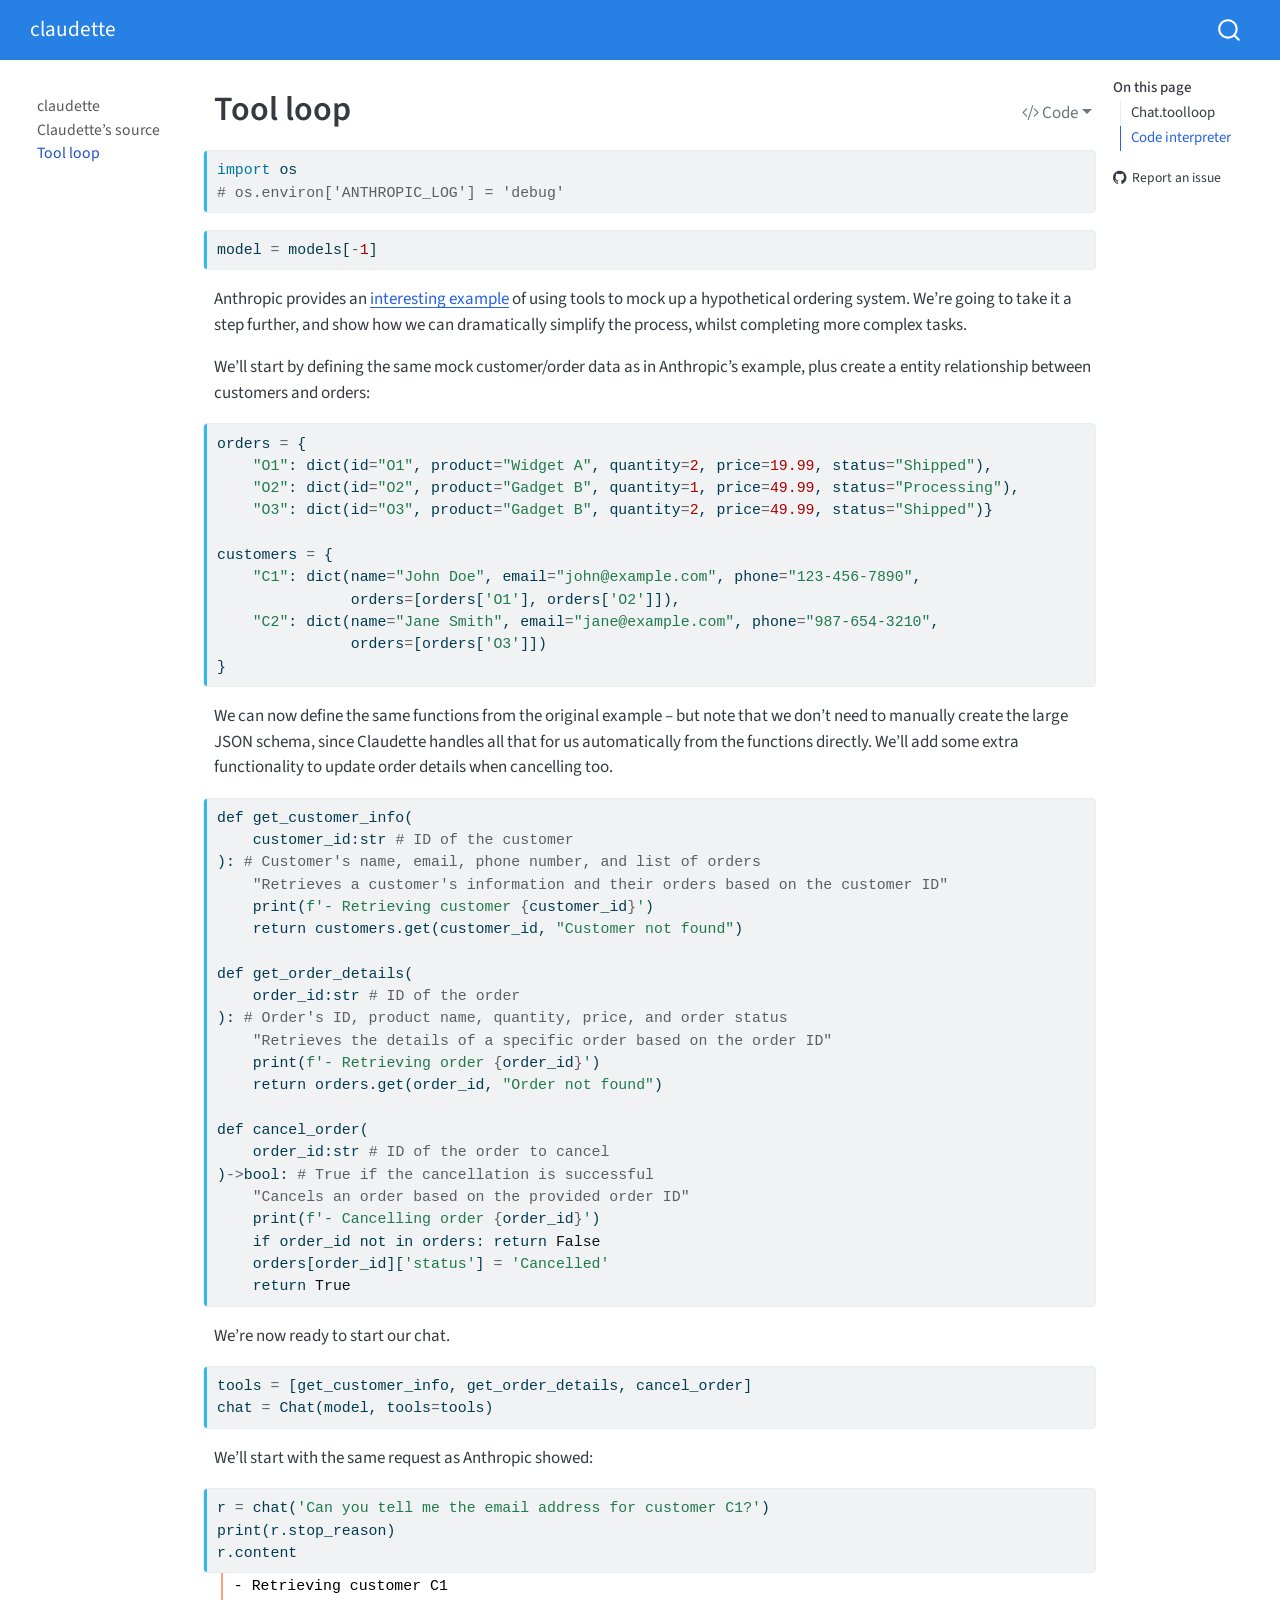
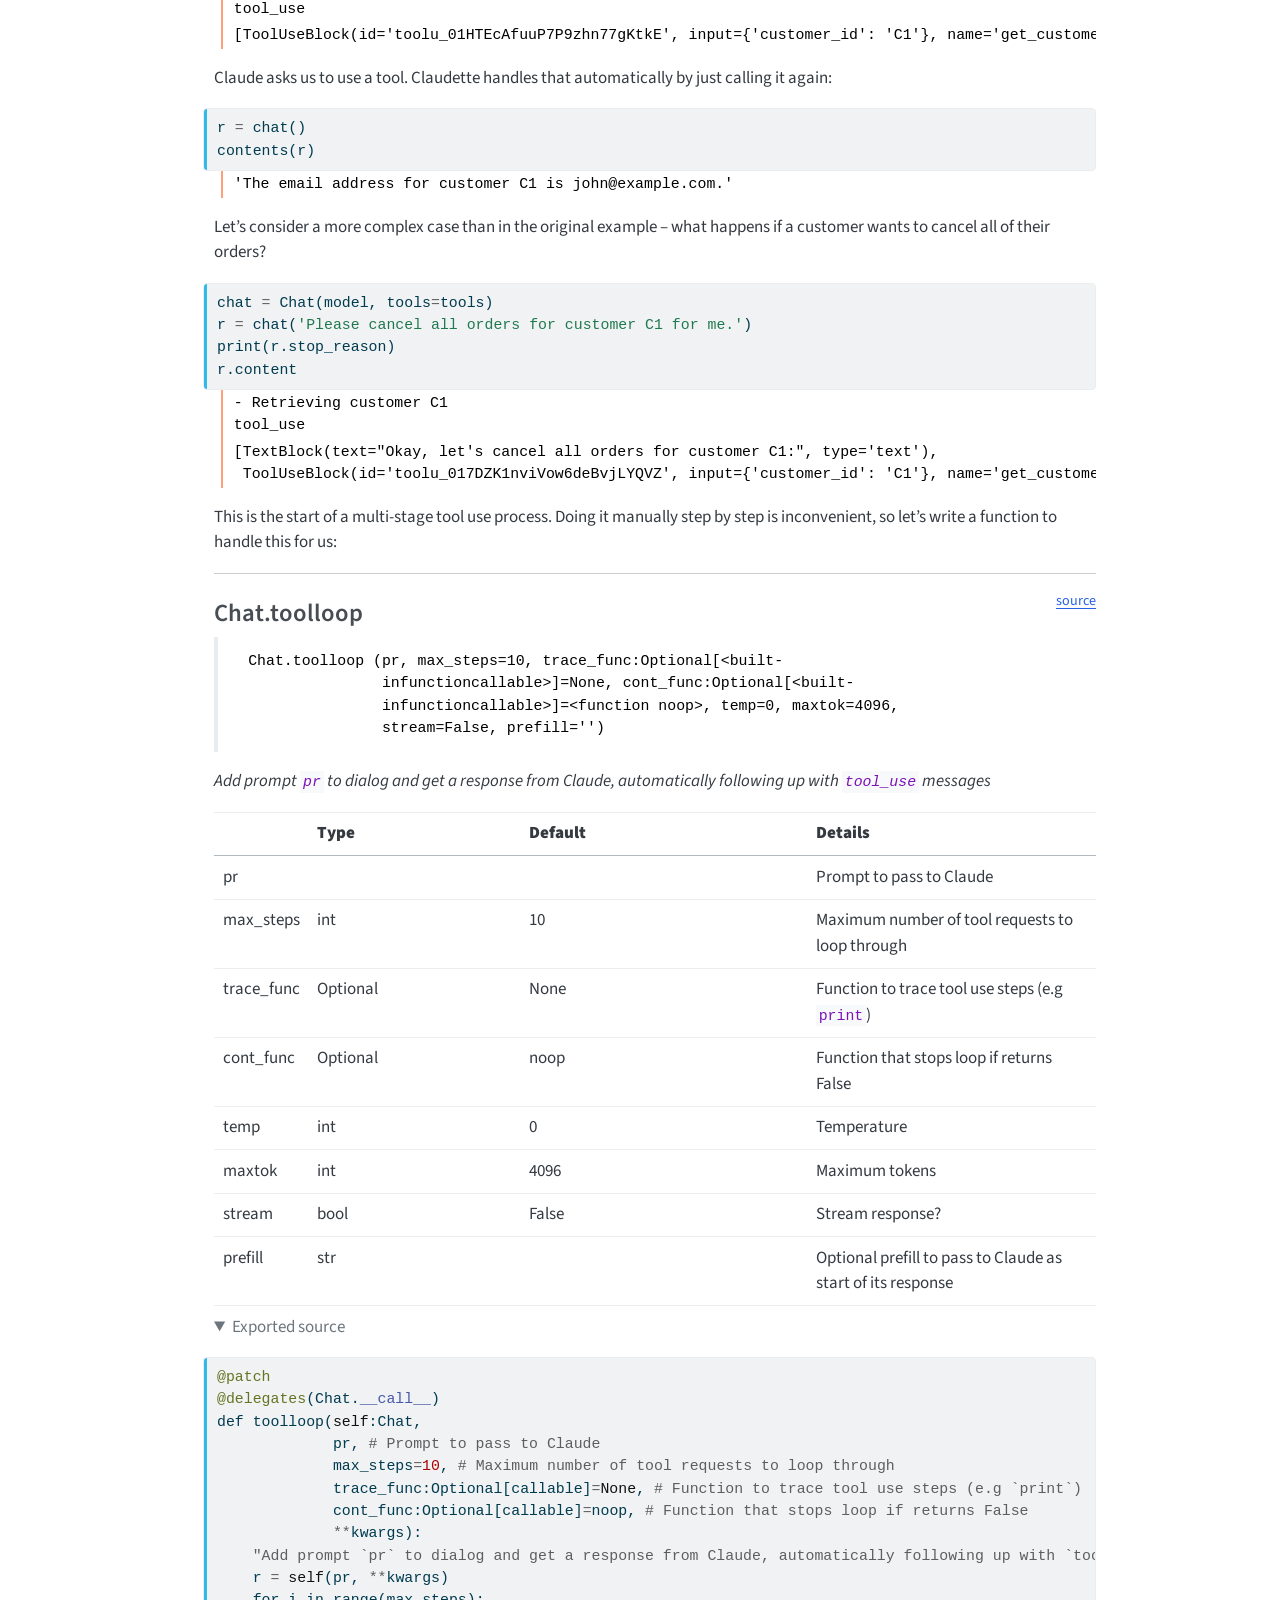
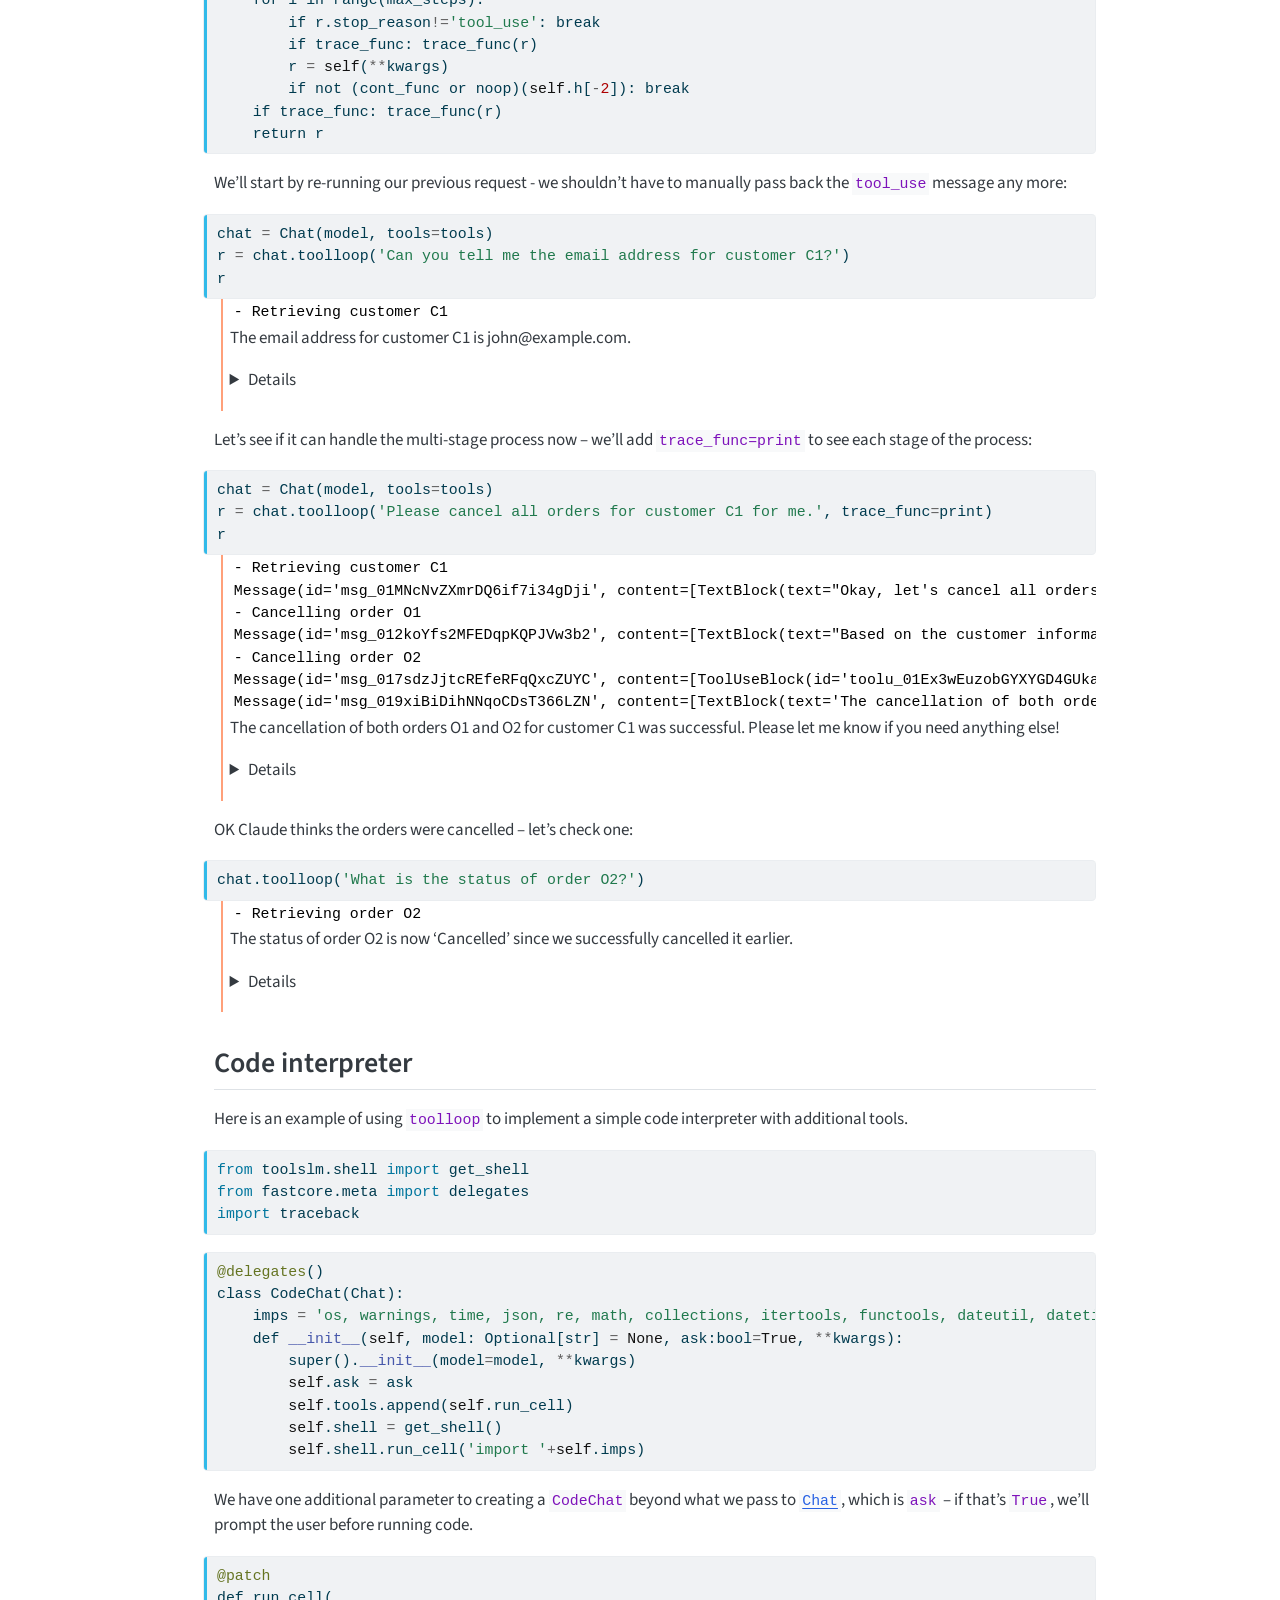
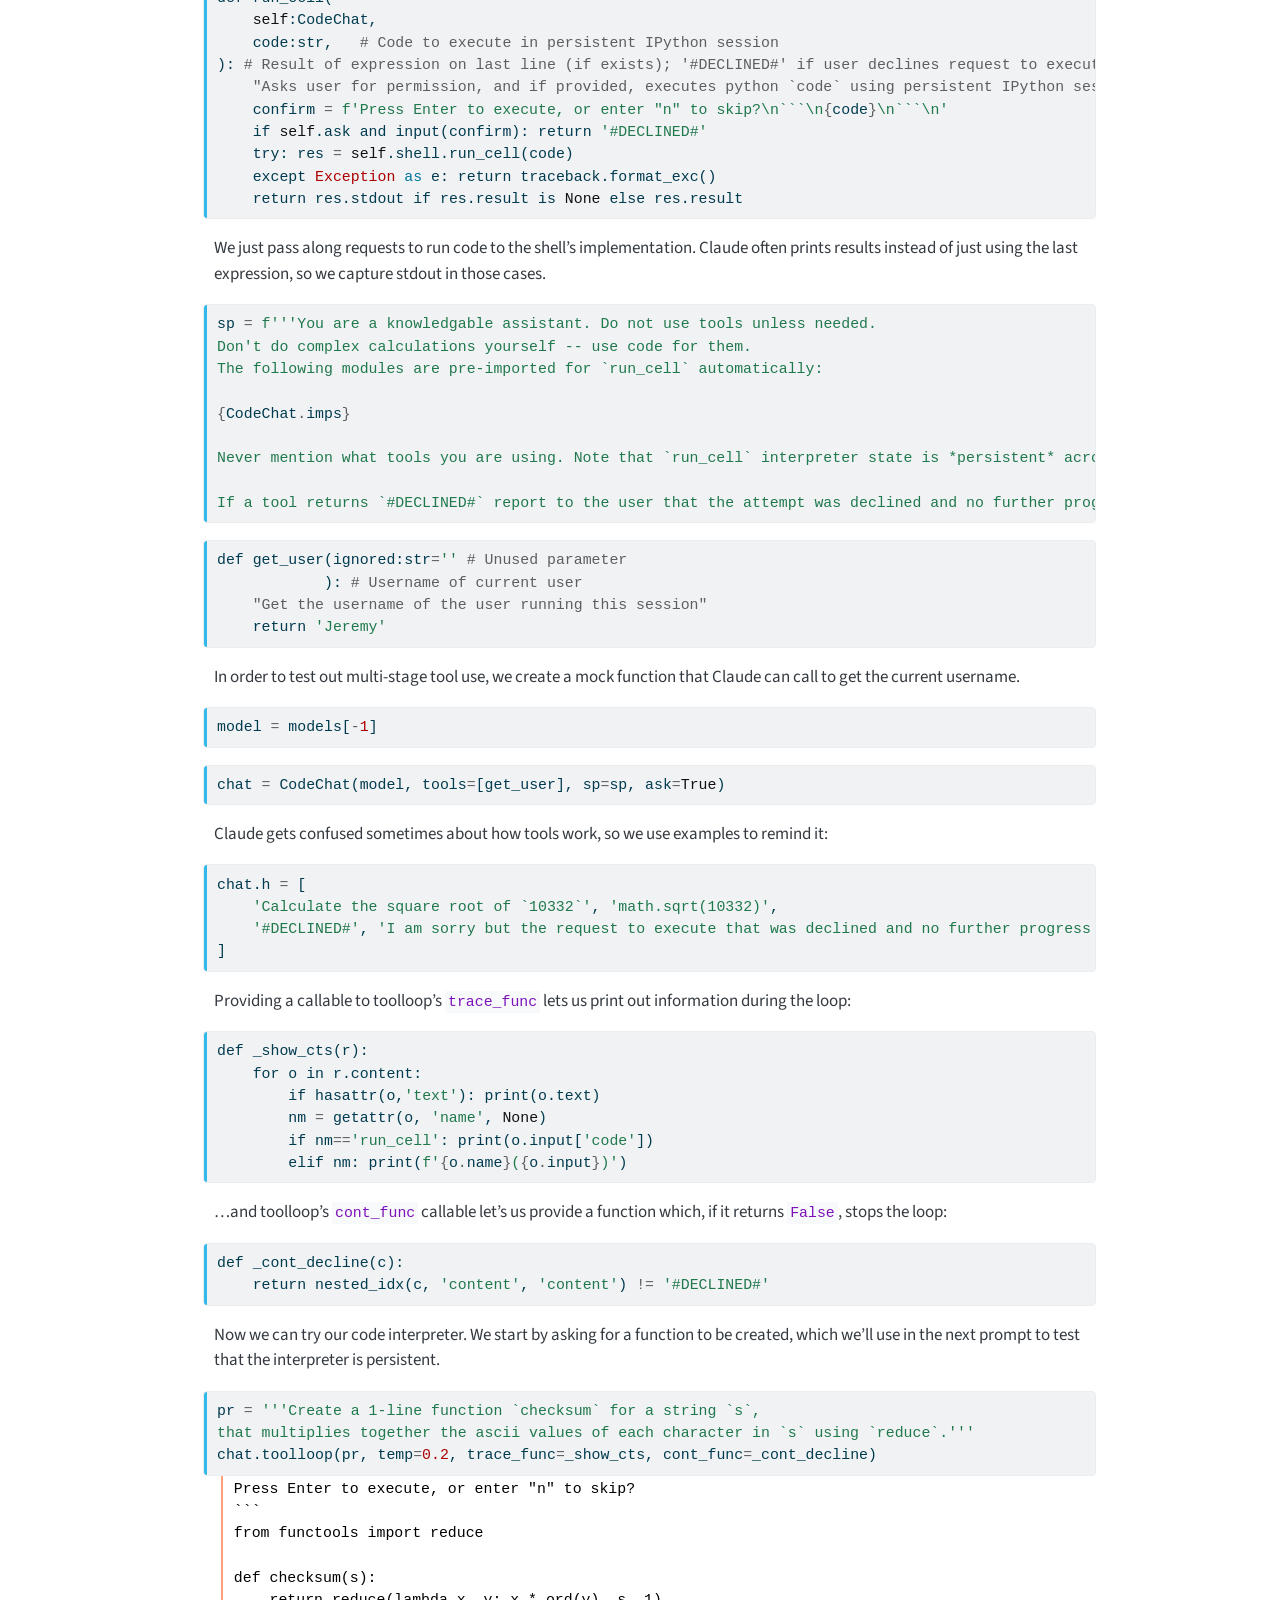
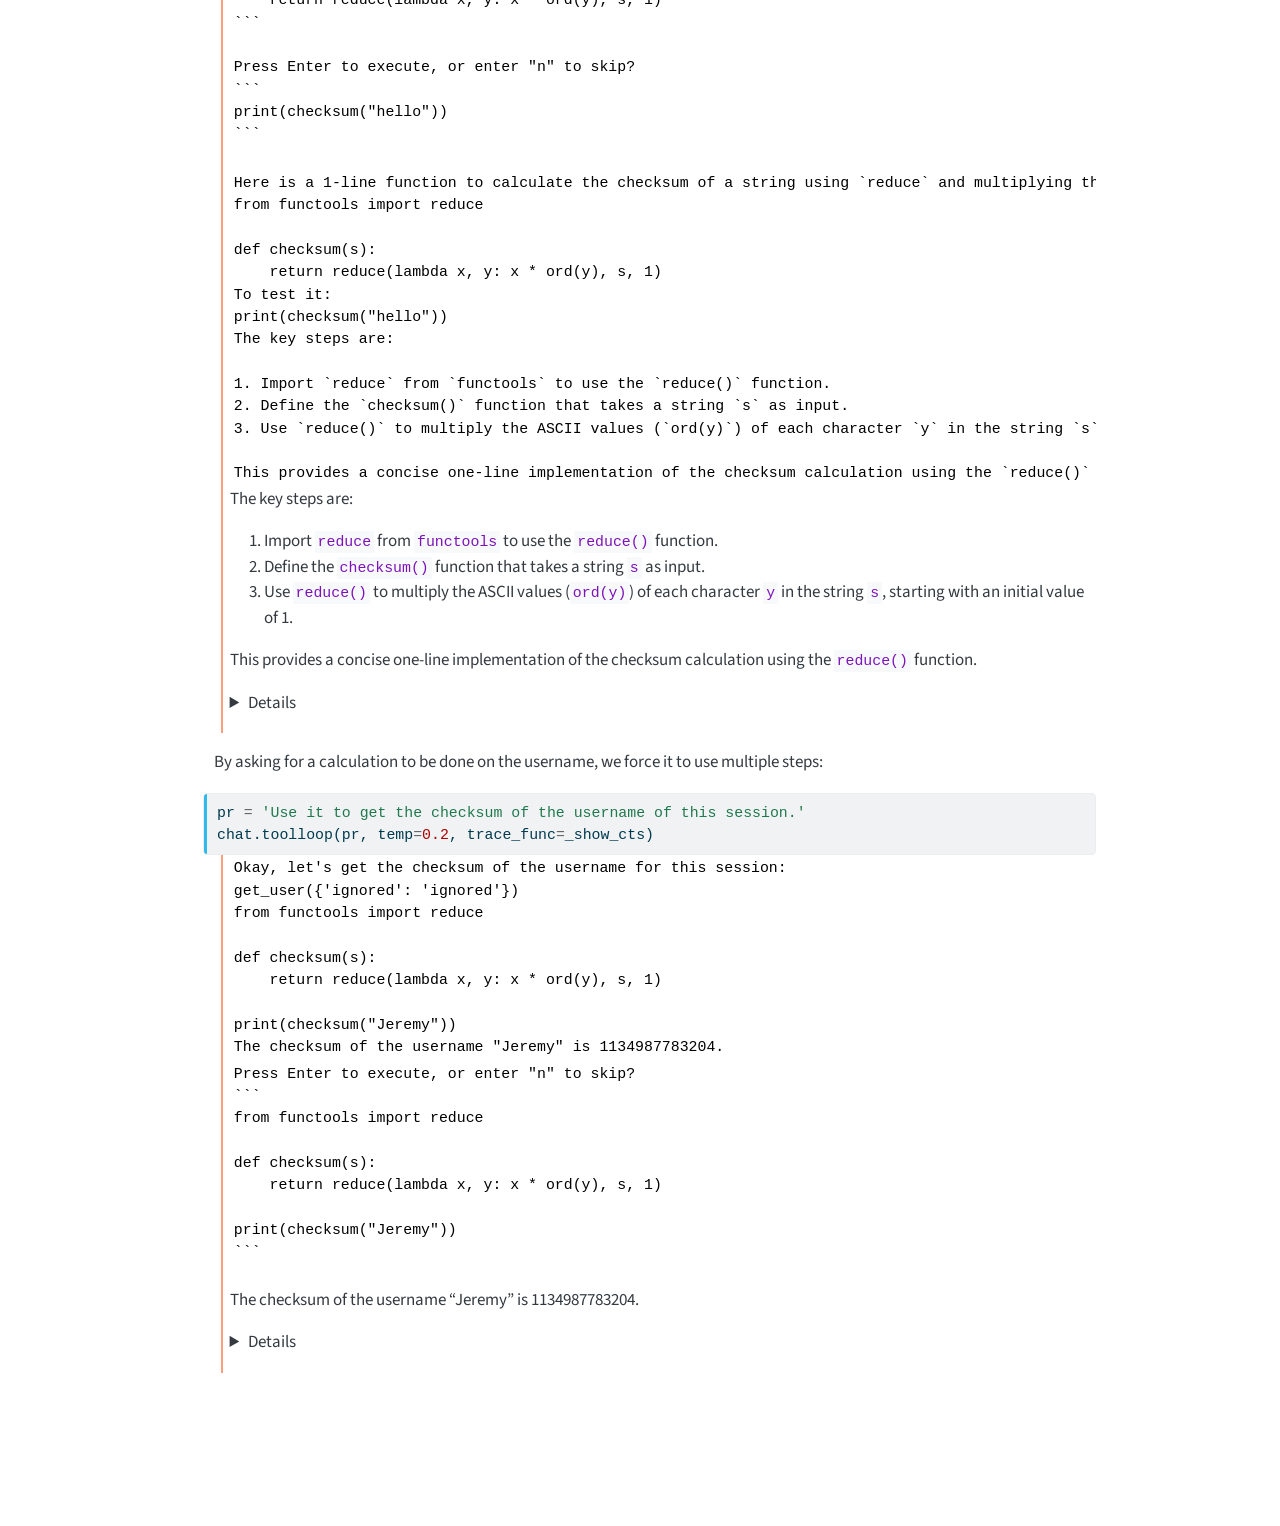
<file: toolloop.html>
<!DOCTYPE html>
<html xmlns="http://www.w3.org/1999/xhtml" lang="en" xml:lang="en"><head>

<meta charset="utf-8">
<meta name="generator" content="quarto-1.4.555">

<meta name="viewport" content="width=device-width, initial-scale=1.0, user-scalable=yes">


<title>claudette - Tool loop</title>
<style>
code{white-space: pre-wrap;}
span.smallcaps{font-variant: small-caps;}
div.columns{display: flex; gap: min(4vw, 1.5em);}
div.column{flex: auto; overflow-x: auto;}
div.hanging-indent{margin-left: 1.5em; text-indent: -1.5em;}
ul.task-list{list-style: none;}
ul.task-list li input[type="checkbox"] {
  width: 0.8em;
  margin: 0 0.8em 0.2em -1em; /* quarto-specific, see https://github.com/quarto-dev/quarto-cli/issues/4556 */ 
  vertical-align: middle;
}
/* CSS for syntax highlighting */
pre > code.sourceCode { white-space: pre; position: relative; }
pre > code.sourceCode > span { line-height: 1.25; }
pre > code.sourceCode > span:empty { height: 1.2em; }
.sourceCode { overflow: visible; }
code.sourceCode > span { color: inherit; text-decoration: inherit; }
div.sourceCode { margin: 1em 0; }
pre.sourceCode { margin: 0; }
@media screen {
div.sourceCode { overflow: auto; }
}
@media print {
pre > code.sourceCode { white-space: pre-wrap; }
pre > code.sourceCode > span { text-indent: -5em; padding-left: 5em; }
}
pre.numberSource code
  { counter-reset: source-line 0; }
pre.numberSource code > span
  { position: relative; left: -4em; counter-increment: source-line; }
pre.numberSource code > span > a:first-child::before
  { content: counter(source-line);
    position: relative; left: -1em; text-align: right; vertical-align: baseline;
    border: none; display: inline-block;
    -webkit-touch-callout: none; -webkit-user-select: none;
    -khtml-user-select: none; -moz-user-select: none;
    -ms-user-select: none; user-select: none;
    padding: 0 4px; width: 4em;
  }
pre.numberSource { margin-left: 3em;  padding-left: 4px; }
div.sourceCode
  {   }
@media screen {
pre > code.sourceCode > span > a:first-child::before { text-decoration: underline; }
}
</style>


<script src="site_libs/quarto-nav/quarto-nav.js"></script>
<script src="site_libs/quarto-nav/headroom.min.js"></script>
<script src="site_libs/clipboard/clipboard.min.js"></script>
<script src="site_libs/quarto-search/autocomplete.umd.js"></script>
<script src="site_libs/quarto-search/fuse.min.js"></script>
<script src="site_libs/quarto-search/quarto-search.js"></script>
<meta name="quarto:offset" content="./">
<script src="site_libs/quarto-html/quarto.js"></script>
<script src="site_libs/quarto-html/popper.min.js"></script>
<script src="site_libs/quarto-html/tippy.umd.min.js"></script>
<script src="site_libs/quarto-html/anchor.min.js"></script>
<link href="site_libs/quarto-html/tippy.css" rel="stylesheet">
<link href="site_libs/quarto-html/quarto-syntax-highlighting.css" rel="stylesheet" id="quarto-text-highlighting-styles">
<script src="site_libs/bootstrap/bootstrap.min.js"></script>
<link href="site_libs/bootstrap/bootstrap-icons.css" rel="stylesheet">
<link href="site_libs/bootstrap/bootstrap.min.css" rel="stylesheet" id="quarto-bootstrap" data-mode="light">
<script id="quarto-search-options" type="application/json">{
  "location": "navbar",
  "copy-button": false,
  "collapse-after": 3,
  "panel-placement": "end",
  "type": "overlay",
  "limit": 50,
  "keyboard-shortcut": [
    "f",
    "/",
    "s"
  ],
  "show-item-context": false,
  "language": {
    "search-no-results-text": "No results",
    "search-matching-documents-text": "matching documents",
    "search-copy-link-title": "Copy link to search",
    "search-hide-matches-text": "Hide additional matches",
    "search-more-match-text": "more match in this document",
    "search-more-matches-text": "more matches in this document",
    "search-clear-button-title": "Clear",
    "search-text-placeholder": "",
    "search-detached-cancel-button-title": "Cancel",
    "search-submit-button-title": "Submit",
    "search-label": "Search"
  }
}</script>


<link rel="stylesheet" href="styles.css">
<meta property="og:title" content="claudette - Tool loop">
<meta property="og:description" content="Claudette is Claude’s friend">
<meta property="og:site_name" content="claudette">
<meta name="twitter:title" content="claudette - Tool loop">
<meta name="twitter:description" content="Claudette is Claude’s friend">
<meta name="twitter:card" content="summary">
</head>

<body class="nav-sidebar floating nav-fixed">

<div id="quarto-search-results"></div>
  <header id="quarto-header" class="headroom fixed-top">
    <nav class="navbar navbar-expand-lg " data-bs-theme="dark">
      <div class="navbar-container container-fluid">
      <div class="navbar-brand-container mx-auto">
    <a class="navbar-brand" href="./index.html">
    <span class="navbar-title">claudette</span>
    </a>
  </div>
        <div class="quarto-navbar-tools tools-end">
</div>
          <div id="quarto-search" class="" title="Search"></div>
      </div> <!-- /container-fluid -->
    </nav>
  <nav class="quarto-secondary-nav">
    <div class="container-fluid d-flex">
      <button type="button" class="quarto-btn-toggle btn" data-bs-toggle="collapse" data-bs-target=".quarto-sidebar-collapse-item" aria-controls="quarto-sidebar" aria-expanded="false" aria-label="Toggle sidebar navigation" onclick="if (window.quartoToggleHeadroom) { window.quartoToggleHeadroom(); }">
        <i class="bi bi-layout-text-sidebar-reverse"></i>
      </button>
        <nav class="quarto-page-breadcrumbs" aria-label="breadcrumb"><ol class="breadcrumb"><li class="breadcrumb-item"><a href="./toolloop.html">Tool loop</a></li></ol></nav>
        <a class="flex-grow-1" role="button" data-bs-toggle="collapse" data-bs-target=".quarto-sidebar-collapse-item" aria-controls="quarto-sidebar" aria-expanded="false" aria-label="Toggle sidebar navigation" onclick="if (window.quartoToggleHeadroom) { window.quartoToggleHeadroom(); }">      
        </a>
    </div>
  </nav>
</header>
<!-- content -->
<div id="quarto-content" class="quarto-container page-columns page-rows-contents page-layout-article page-navbar">
<!-- sidebar -->
  <nav id="quarto-sidebar" class="sidebar collapse collapse-horizontal quarto-sidebar-collapse-item sidebar-navigation floating overflow-auto">
    <div class="sidebar-menu-container"> 
    <ul class="list-unstyled mt-1">
        <li class="sidebar-item">
  <div class="sidebar-item-container"> 
  <a href="./index.html" class="sidebar-item-text sidebar-link">
 <span class="menu-text">claudette</span></a>
  </div>
</li>
        <li class="sidebar-item">
  <div class="sidebar-item-container"> 
  <a href="./core.html" class="sidebar-item-text sidebar-link">
 <span class="menu-text">Claudette’s source</span></a>
  </div>
</li>
        <li class="sidebar-item">
  <div class="sidebar-item-container"> 
  <a href="./toolloop.html" class="sidebar-item-text sidebar-link active">
 <span class="menu-text">Tool loop</span></a>
  </div>
</li>
    </ul>
    </div>
</nav>
<div id="quarto-sidebar-glass" class="quarto-sidebar-collapse-item" data-bs-toggle="collapse" data-bs-target=".quarto-sidebar-collapse-item"></div>
<!-- margin-sidebar -->
    <div id="quarto-margin-sidebar" class="sidebar margin-sidebar">
        <nav id="TOC" role="doc-toc" class="toc-active">
    <h2 id="toc-title">On this page</h2>
   
  <ul>
  <li><a href="#chat.toolloop" id="toc-chat.toolloop" class="nav-link active" data-scroll-target="#chat.toolloop">Chat.toolloop</a></li>
  <li><a href="#code-interpreter" id="toc-code-interpreter" class="nav-link" data-scroll-target="#code-interpreter">Code interpreter</a></li>
  </ul>
<div class="toc-actions"><ul><li><a href="https://github.com/AnswerDotAI/claudette/issues/new" class="toc-action"><i class="bi bi-github"></i>Report an issue</a></li></ul></div></nav>
    </div>
<!-- main -->
<main class="content" id="quarto-document-content">

<header id="title-block-header" class="quarto-title-block default">
<div class="quarto-title">
<div class="quarto-title-block"><div><h1 class="title">Tool loop</h1><button type="button" class="btn code-tools-button dropdown-toggle" id="quarto-code-tools-menu" data-bs-toggle="dropdown" aria-expanded="false"><i class="bi"></i> Code</button><ul class="dropdown-menu dropdown-menu-end" aria-labelelledby="quarto-code-tools-menu"><li><a id="quarto-show-all-code" class="dropdown-item" href="javascript:void(0)" role="button">Show All Code</a></li><li><a id="quarto-hide-all-code" class="dropdown-item" href="javascript:void(0)" role="button">Hide All Code</a></li></ul></div></div>
</div>



<div class="quarto-title-meta">

    
  
    
  </div>
  


</header>


<!-- WARNING: THIS FILE WAS AUTOGENERATED! DO NOT EDIT! -->
<div id="322371c7" class="cell">
<div class="sourceCode cell-code" id="cb1"><pre class="sourceCode python code-with-copy"><code class="sourceCode python"><span id="cb1-1"><a href="#cb1-1" aria-hidden="true" tabindex="-1"></a><span class="im">import</span> os</span>
<span id="cb1-2"><a href="#cb1-2" aria-hidden="true" tabindex="-1"></a><span class="co"># os.environ['ANTHROPIC_LOG'] = 'debug'</span></span></code><button title="Copy to Clipboard" class="code-copy-button"><i class="bi"></i></button></pre></div>
</div>
<div id="24ee745e" class="cell">
<div class="sourceCode cell-code" id="cb2"><pre class="sourceCode python code-with-copy"><code class="sourceCode python"><span id="cb2-1"><a href="#cb2-1" aria-hidden="true" tabindex="-1"></a>model <span class="op">=</span> models[<span class="op">-</span><span class="dv">1</span>]</span></code><button title="Copy to Clipboard" class="code-copy-button"><i class="bi"></i></button></pre></div>
</div>
<p>Anthropic provides an <a href="https://github.com/anthropics/anthropic-cookbook/blob/main/tool_use/customer_service_agent.ipynb">interesting example</a> of using tools to mock up a hypothetical ordering system. We’re going to take it a step further, and show how we can dramatically simplify the process, whilst completing more complex tasks.</p>
<p>We’ll start by defining the same mock customer/order data as in Anthropic’s example, plus create a entity relationship between customers and orders:</p>
<div id="207f9715" class="cell">
<div class="sourceCode cell-code" id="cb3"><pre class="sourceCode python code-with-copy"><code class="sourceCode python"><span id="cb3-1"><a href="#cb3-1" aria-hidden="true" tabindex="-1"></a>orders <span class="op">=</span> {</span>
<span id="cb3-2"><a href="#cb3-2" aria-hidden="true" tabindex="-1"></a>    <span class="st">"O1"</span>: <span class="bu">dict</span>(<span class="bu">id</span><span class="op">=</span><span class="st">"O1"</span>, product<span class="op">=</span><span class="st">"Widget A"</span>, quantity<span class="op">=</span><span class="dv">2</span>, price<span class="op">=</span><span class="fl">19.99</span>, status<span class="op">=</span><span class="st">"Shipped"</span>),</span>
<span id="cb3-3"><a href="#cb3-3" aria-hidden="true" tabindex="-1"></a>    <span class="st">"O2"</span>: <span class="bu">dict</span>(<span class="bu">id</span><span class="op">=</span><span class="st">"O2"</span>, product<span class="op">=</span><span class="st">"Gadget B"</span>, quantity<span class="op">=</span><span class="dv">1</span>, price<span class="op">=</span><span class="fl">49.99</span>, status<span class="op">=</span><span class="st">"Processing"</span>),</span>
<span id="cb3-4"><a href="#cb3-4" aria-hidden="true" tabindex="-1"></a>    <span class="st">"O3"</span>: <span class="bu">dict</span>(<span class="bu">id</span><span class="op">=</span><span class="st">"O3"</span>, product<span class="op">=</span><span class="st">"Gadget B"</span>, quantity<span class="op">=</span><span class="dv">2</span>, price<span class="op">=</span><span class="fl">49.99</span>, status<span class="op">=</span><span class="st">"Shipped"</span>)}</span>
<span id="cb3-5"><a href="#cb3-5" aria-hidden="true" tabindex="-1"></a></span>
<span id="cb3-6"><a href="#cb3-6" aria-hidden="true" tabindex="-1"></a>customers <span class="op">=</span> {</span>
<span id="cb3-7"><a href="#cb3-7" aria-hidden="true" tabindex="-1"></a>    <span class="st">"C1"</span>: <span class="bu">dict</span>(name<span class="op">=</span><span class="st">"John Doe"</span>, email<span class="op">=</span><span class="st">"john@example.com"</span>, phone<span class="op">=</span><span class="st">"123-456-7890"</span>,</span>
<span id="cb3-8"><a href="#cb3-8" aria-hidden="true" tabindex="-1"></a>               orders<span class="op">=</span>[orders[<span class="st">'O1'</span>], orders[<span class="st">'O2'</span>]]),</span>
<span id="cb3-9"><a href="#cb3-9" aria-hidden="true" tabindex="-1"></a>    <span class="st">"C2"</span>: <span class="bu">dict</span>(name<span class="op">=</span><span class="st">"Jane Smith"</span>, email<span class="op">=</span><span class="st">"jane@example.com"</span>, phone<span class="op">=</span><span class="st">"987-654-3210"</span>,</span>
<span id="cb3-10"><a href="#cb3-10" aria-hidden="true" tabindex="-1"></a>               orders<span class="op">=</span>[orders[<span class="st">'O3'</span>]])</span>
<span id="cb3-11"><a href="#cb3-11" aria-hidden="true" tabindex="-1"></a>}</span></code><button title="Copy to Clipboard" class="code-copy-button"><i class="bi"></i></button></pre></div>
</div>
<p>We can now define the same functions from the original example – but note that we don’t need to manually create the large JSON schema, since Claudette handles all that for us automatically from the functions directly. We’ll add some extra functionality to update order details when cancelling too.</p>
<div id="2778dde0" class="cell">
<div class="sourceCode cell-code" id="cb4"><pre class="sourceCode python code-with-copy"><code class="sourceCode python"><span id="cb4-1"><a href="#cb4-1" aria-hidden="true" tabindex="-1"></a><span class="kw">def</span> get_customer_info(</span>
<span id="cb4-2"><a href="#cb4-2" aria-hidden="true" tabindex="-1"></a>    customer_id:<span class="bu">str</span> <span class="co"># ID of the customer</span></span>
<span id="cb4-3"><a href="#cb4-3" aria-hidden="true" tabindex="-1"></a>): <span class="co"># Customer's name, email, phone number, and list of orders</span></span>
<span id="cb4-4"><a href="#cb4-4" aria-hidden="true" tabindex="-1"></a>    <span class="co">"Retrieves a customer's information and their orders based on the customer ID"</span></span>
<span id="cb4-5"><a href="#cb4-5" aria-hidden="true" tabindex="-1"></a>    <span class="bu">print</span>(<span class="ss">f'- Retrieving customer </span><span class="sc">{</span>customer_id<span class="sc">}</span><span class="ss">'</span>)</span>
<span id="cb4-6"><a href="#cb4-6" aria-hidden="true" tabindex="-1"></a>    <span class="cf">return</span> customers.get(customer_id, <span class="st">"Customer not found"</span>)</span>
<span id="cb4-7"><a href="#cb4-7" aria-hidden="true" tabindex="-1"></a></span>
<span id="cb4-8"><a href="#cb4-8" aria-hidden="true" tabindex="-1"></a><span class="kw">def</span> get_order_details(</span>
<span id="cb4-9"><a href="#cb4-9" aria-hidden="true" tabindex="-1"></a>    order_id:<span class="bu">str</span> <span class="co"># ID of the order</span></span>
<span id="cb4-10"><a href="#cb4-10" aria-hidden="true" tabindex="-1"></a>): <span class="co"># Order's ID, product name, quantity, price, and order status</span></span>
<span id="cb4-11"><a href="#cb4-11" aria-hidden="true" tabindex="-1"></a>    <span class="co">"Retrieves the details of a specific order based on the order ID"</span></span>
<span id="cb4-12"><a href="#cb4-12" aria-hidden="true" tabindex="-1"></a>    <span class="bu">print</span>(<span class="ss">f'- Retrieving order </span><span class="sc">{</span>order_id<span class="sc">}</span><span class="ss">'</span>)</span>
<span id="cb4-13"><a href="#cb4-13" aria-hidden="true" tabindex="-1"></a>    <span class="cf">return</span> orders.get(order_id, <span class="st">"Order not found"</span>)</span>
<span id="cb4-14"><a href="#cb4-14" aria-hidden="true" tabindex="-1"></a></span>
<span id="cb4-15"><a href="#cb4-15" aria-hidden="true" tabindex="-1"></a><span class="kw">def</span> cancel_order(</span>
<span id="cb4-16"><a href="#cb4-16" aria-hidden="true" tabindex="-1"></a>    order_id:<span class="bu">str</span> <span class="co"># ID of the order to cancel</span></span>
<span id="cb4-17"><a href="#cb4-17" aria-hidden="true" tabindex="-1"></a>)<span class="op">-&gt;</span><span class="bu">bool</span>: <span class="co"># True if the cancellation is successful</span></span>
<span id="cb4-18"><a href="#cb4-18" aria-hidden="true" tabindex="-1"></a>    <span class="co">"Cancels an order based on the provided order ID"</span></span>
<span id="cb4-19"><a href="#cb4-19" aria-hidden="true" tabindex="-1"></a>    <span class="bu">print</span>(<span class="ss">f'- Cancelling order </span><span class="sc">{</span>order_id<span class="sc">}</span><span class="ss">'</span>)</span>
<span id="cb4-20"><a href="#cb4-20" aria-hidden="true" tabindex="-1"></a>    <span class="cf">if</span> order_id <span class="kw">not</span> <span class="kw">in</span> orders: <span class="cf">return</span> <span class="va">False</span></span>
<span id="cb4-21"><a href="#cb4-21" aria-hidden="true" tabindex="-1"></a>    orders[order_id][<span class="st">'status'</span>] <span class="op">=</span> <span class="st">'Cancelled'</span></span>
<span id="cb4-22"><a href="#cb4-22" aria-hidden="true" tabindex="-1"></a>    <span class="cf">return</span> <span class="va">True</span></span></code><button title="Copy to Clipboard" class="code-copy-button"><i class="bi"></i></button></pre></div>
</div>
<p>We’re now ready to start our chat.</p>
<div id="a4231dff" class="cell">
<div class="sourceCode cell-code" id="cb5"><pre class="sourceCode python code-with-copy"><code class="sourceCode python"><span id="cb5-1"><a href="#cb5-1" aria-hidden="true" tabindex="-1"></a>tools <span class="op">=</span> [get_customer_info, get_order_details, cancel_order]</span>
<span id="cb5-2"><a href="#cb5-2" aria-hidden="true" tabindex="-1"></a>chat <span class="op">=</span> Chat(model, tools<span class="op">=</span>tools)</span></code><button title="Copy to Clipboard" class="code-copy-button"><i class="bi"></i></button></pre></div>
</div>
<p>We’ll start with the same request as Anthropic showed:</p>
<div id="97cdbf58" class="cell">
<div class="sourceCode cell-code" id="cb6"><pre class="sourceCode python code-with-copy"><code class="sourceCode python"><span id="cb6-1"><a href="#cb6-1" aria-hidden="true" tabindex="-1"></a>r <span class="op">=</span> chat(<span class="st">'Can you tell me the email address for customer C1?'</span>)</span>
<span id="cb6-2"><a href="#cb6-2" aria-hidden="true" tabindex="-1"></a><span class="bu">print</span>(r.stop_reason)</span>
<span id="cb6-3"><a href="#cb6-3" aria-hidden="true" tabindex="-1"></a>r.content</span></code><button title="Copy to Clipboard" class="code-copy-button"><i class="bi"></i></button></pre></div>
<div class="cell-output cell-output-stdout">
<pre><code>- Retrieving customer C1
tool_use</code></pre>
</div>
<div class="cell-output cell-output-display">
<pre><code>[ToolUseBlock(id='toolu_01HTEcAfuuP7P9zhn77gKtkE', input={'customer_id': 'C1'}, name='get_customer_info', type='tool_use')]</code></pre>
</div>
</div>
<p>Claude asks us to use a tool. Claudette handles that automatically by just calling it again:</p>
<div id="09196e94" class="cell">
<div class="sourceCode cell-code" id="cb9"><pre class="sourceCode python code-with-copy"><code class="sourceCode python"><span id="cb9-1"><a href="#cb9-1" aria-hidden="true" tabindex="-1"></a>r <span class="op">=</span> chat()</span>
<span id="cb9-2"><a href="#cb9-2" aria-hidden="true" tabindex="-1"></a>contents(r)</span></code><button title="Copy to Clipboard" class="code-copy-button"><i class="bi"></i></button></pre></div>
<div class="cell-output cell-output-display">
<pre><code>'The email address for customer C1 is john@example.com.'</code></pre>
</div>
</div>
<p>Let’s consider a more complex case than in the original example – what happens if a customer wants to cancel all of their orders?</p>
<div id="6aa531d0" class="cell">
<div class="sourceCode cell-code" id="cb11"><pre class="sourceCode python code-with-copy"><code class="sourceCode python"><span id="cb11-1"><a href="#cb11-1" aria-hidden="true" tabindex="-1"></a>chat <span class="op">=</span> Chat(model, tools<span class="op">=</span>tools)</span>
<span id="cb11-2"><a href="#cb11-2" aria-hidden="true" tabindex="-1"></a>r <span class="op">=</span> chat(<span class="st">'Please cancel all orders for customer C1 for me.'</span>)</span>
<span id="cb11-3"><a href="#cb11-3" aria-hidden="true" tabindex="-1"></a><span class="bu">print</span>(r.stop_reason)</span>
<span id="cb11-4"><a href="#cb11-4" aria-hidden="true" tabindex="-1"></a>r.content</span></code><button title="Copy to Clipboard" class="code-copy-button"><i class="bi"></i></button></pre></div>
<div class="cell-output cell-output-stdout">
<pre><code>- Retrieving customer C1
tool_use</code></pre>
</div>
<div class="cell-output cell-output-display">
<pre><code>[TextBlock(text="Okay, let's cancel all orders for customer C1:", type='text'),
 ToolUseBlock(id='toolu_017DZK1nviVow6deBvjLYQVZ', input={'customer_id': 'C1'}, name='get_customer_info', type='tool_use')]</code></pre>
</div>
</div>
<p>This is the start of a multi-stage tool use process. Doing it manually step by step is inconvenient, so let’s write a function to handle this for us:</p>
<hr>
<p><a href="https://github.com/AnswerDotAI/claudette/blob/main/claudette/toolloop.py#L16" target="_blank" style="float:right; font-size:smaller">source</a></p>
<section id="chat.toolloop" class="level3">
<h3 class="anchored" data-anchor-id="chat.toolloop">Chat.toolloop</h3>
<blockquote class="blockquote">
<pre><code> Chat.toolloop (pr, max_steps=10, trace_func:Optional[&lt;built-
                infunctioncallable&gt;]=None, cont_func:Optional[&lt;built-
                infunctioncallable&gt;]=&lt;function noop&gt;, temp=0, maxtok=4096,
                stream=False, prefill='')</code></pre>
</blockquote>
<p><em>Add prompt <code>pr</code> to dialog and get a response from Claude, automatically following up with <code>tool_use</code> messages</em></p>
<table class="caption-top table">
<colgroup>
<col style="width: 6%">
<col style="width: 25%">
<col style="width: 34%">
<col style="width: 34%">
</colgroup>
<thead>
<tr class="header">
<th></th>
<th><strong>Type</strong></th>
<th><strong>Default</strong></th>
<th><strong>Details</strong></th>
</tr>
</thead>
<tbody>
<tr class="odd">
<td>pr</td>
<td></td>
<td></td>
<td>Prompt to pass to Claude</td>
</tr>
<tr class="even">
<td>max_steps</td>
<td>int</td>
<td>10</td>
<td>Maximum number of tool requests to loop through</td>
</tr>
<tr class="odd">
<td>trace_func</td>
<td>Optional</td>
<td>None</td>
<td>Function to trace tool use steps (e.g <code>print</code>)</td>
</tr>
<tr class="even">
<td>cont_func</td>
<td>Optional</td>
<td>noop</td>
<td>Function that stops loop if returns False</td>
</tr>
<tr class="odd">
<td>temp</td>
<td>int</td>
<td>0</td>
<td>Temperature</td>
</tr>
<tr class="even">
<td>maxtok</td>
<td>int</td>
<td>4096</td>
<td>Maximum tokens</td>
</tr>
<tr class="odd">
<td>stream</td>
<td>bool</td>
<td>False</td>
<td>Stream response?</td>
</tr>
<tr class="even">
<td>prefill</td>
<td>str</td>
<td></td>
<td>Optional prefill to pass to Claude as start of its response</td>
</tr>
</tbody>
</table>
<div id="3457eeb6" class="cell">
<details open="" class="code-fold">
<summary>Exported source</summary>
<div class="sourceCode cell-code" id="cb15"><pre class="sourceCode python code-with-copy"><code class="sourceCode python"><span id="cb15-1"><a href="#cb15-1" aria-hidden="true" tabindex="-1"></a><span class="at">@patch</span></span>
<span id="cb15-2"><a href="#cb15-2" aria-hidden="true" tabindex="-1"></a><span class="at">@delegates</span>(Chat.<span class="fu">__call__</span>)</span>
<span id="cb15-3"><a href="#cb15-3" aria-hidden="true" tabindex="-1"></a><span class="kw">def</span> toolloop(<span class="va">self</span>:Chat,</span>
<span id="cb15-4"><a href="#cb15-4" aria-hidden="true" tabindex="-1"></a>             pr, <span class="co"># Prompt to pass to Claude</span></span>
<span id="cb15-5"><a href="#cb15-5" aria-hidden="true" tabindex="-1"></a>             max_steps<span class="op">=</span><span class="dv">10</span>, <span class="co"># Maximum number of tool requests to loop through</span></span>
<span id="cb15-6"><a href="#cb15-6" aria-hidden="true" tabindex="-1"></a>             trace_func:Optional[<span class="bu">callable</span>]<span class="op">=</span><span class="va">None</span>, <span class="co"># Function to trace tool use steps (e.g `print`)</span></span>
<span id="cb15-7"><a href="#cb15-7" aria-hidden="true" tabindex="-1"></a>             cont_func:Optional[<span class="bu">callable</span>]<span class="op">=</span>noop, <span class="co"># Function that stops loop if returns False</span></span>
<span id="cb15-8"><a href="#cb15-8" aria-hidden="true" tabindex="-1"></a>             <span class="op">**</span>kwargs):</span>
<span id="cb15-9"><a href="#cb15-9" aria-hidden="true" tabindex="-1"></a>    <span class="co">"Add prompt `pr` to dialog and get a response from Claude, automatically following up with `tool_use` messages"</span></span>
<span id="cb15-10"><a href="#cb15-10" aria-hidden="true" tabindex="-1"></a>    r <span class="op">=</span> <span class="va">self</span>(pr, <span class="op">**</span>kwargs)</span>
<span id="cb15-11"><a href="#cb15-11" aria-hidden="true" tabindex="-1"></a>    <span class="cf">for</span> i <span class="kw">in</span> <span class="bu">range</span>(max_steps):</span>
<span id="cb15-12"><a href="#cb15-12" aria-hidden="true" tabindex="-1"></a>        <span class="cf">if</span> r.stop_reason<span class="op">!=</span><span class="st">'tool_use'</span>: <span class="cf">break</span></span>
<span id="cb15-13"><a href="#cb15-13" aria-hidden="true" tabindex="-1"></a>        <span class="cf">if</span> trace_func: trace_func(r)</span>
<span id="cb15-14"><a href="#cb15-14" aria-hidden="true" tabindex="-1"></a>        r <span class="op">=</span> <span class="va">self</span>(<span class="op">**</span>kwargs)</span>
<span id="cb15-15"><a href="#cb15-15" aria-hidden="true" tabindex="-1"></a>        <span class="cf">if</span> <span class="kw">not</span> (cont_func <span class="kw">or</span> noop)(<span class="va">self</span>.h[<span class="op">-</span><span class="dv">2</span>]): <span class="cf">break</span></span>
<span id="cb15-16"><a href="#cb15-16" aria-hidden="true" tabindex="-1"></a>    <span class="cf">if</span> trace_func: trace_func(r)</span>
<span id="cb15-17"><a href="#cb15-17" aria-hidden="true" tabindex="-1"></a>    <span class="cf">return</span> r</span></code><button title="Copy to Clipboard" class="code-copy-button"><i class="bi"></i></button></pre></div>
</details>
</div>
<p>We’ll start by re-running our previous request - we shouldn’t have to manually pass back the <code>tool_use</code> message any more:</p>
<div id="52fa6634" class="cell">
<div class="sourceCode cell-code" id="cb16"><pre class="sourceCode python code-with-copy"><code class="sourceCode python"><span id="cb16-1"><a href="#cb16-1" aria-hidden="true" tabindex="-1"></a>chat <span class="op">=</span> Chat(model, tools<span class="op">=</span>tools)</span>
<span id="cb16-2"><a href="#cb16-2" aria-hidden="true" tabindex="-1"></a>r <span class="op">=</span> chat.toolloop(<span class="st">'Can you tell me the email address for customer C1?'</span>)</span>
<span id="cb16-3"><a href="#cb16-3" aria-hidden="true" tabindex="-1"></a>r</span></code><button title="Copy to Clipboard" class="code-copy-button"><i class="bi"></i></button></pre></div>
<div class="cell-output cell-output-stdout">
<pre><code>- Retrieving customer C1</code></pre>
</div>
<div class="cell-output cell-output-display cell-output-markdown">
<p>The email address for customer C1 is john@example.com.</p>
<details>
<ul>
<li>id: msg_01SiNCTevwwoaid2TUnDGTN4</li>
<li>content: [{‘text’: ‘The email address for customer C1 is john@example.com.’, ‘type’: ‘text’}]</li>
<li>model: claude-3-haiku-20240307</li>
<li>role: assistant</li>
<li>stop_reason: end_turn</li>
<li>stop_sequence: None</li>
<li>type: message</li>
<li>usage: {‘input_tokens’: 732, ‘output_tokens’: 19}</li>
</ul>
</details>
</div>
</div>
<p>Let’s see if it can handle the multi-stage process now – we’ll add <code>trace_func=print</code> to see each stage of the process:</p>
<div id="a45d3eb0" class="cell">
<div class="sourceCode cell-code" id="cb18"><pre class="sourceCode python code-with-copy"><code class="sourceCode python"><span id="cb18-1"><a href="#cb18-1" aria-hidden="true" tabindex="-1"></a>chat <span class="op">=</span> Chat(model, tools<span class="op">=</span>tools)</span>
<span id="cb18-2"><a href="#cb18-2" aria-hidden="true" tabindex="-1"></a>r <span class="op">=</span> chat.toolloop(<span class="st">'Please cancel all orders for customer C1 for me.'</span>, trace_func<span class="op">=</span><span class="bu">print</span>)</span>
<span id="cb18-3"><a href="#cb18-3" aria-hidden="true" tabindex="-1"></a>r</span></code><button title="Copy to Clipboard" class="code-copy-button"><i class="bi"></i></button></pre></div>
<div class="cell-output cell-output-stdout">
<pre><code>- Retrieving customer C1
Message(id='msg_01MNcNvZXmrDQ6if7i34gDji', content=[TextBlock(text="Okay, let's cancel all orders for customer C1:", type='text'), ToolUseBlock(id='toolu_01UQiKKfHDcW6v9NWnxSTpMq', input={'customer_id': 'C1'}, name='get_customer_info', type='tool_use')], model='claude-3-haiku-20240307', role='assistant', stop_reason='tool_use', stop_sequence=None, type='message', usage=In: 537; Out: 72; Total: 609)
- Cancelling order O1
Message(id='msg_012koYfs2MFEDqpKQPJVw3b2', content=[TextBlock(text="Based on the customer information, it looks like there are 2 orders for customer C1:\n- Order O1 for Widget A\n- Order O2 for Gadget B\n\nLet's cancel each of these orders:", type='text'), ToolUseBlock(id='toolu_013m69s852Wv4VZ9BfeLXxYi', input={'order_id': 'O1'}, name='cancel_order', type='tool_use')], model='claude-3-haiku-20240307', role='assistant', stop_reason='tool_use', stop_sequence=None, type='message', usage=In: 745; Out: 107; Total: 852)
- Cancelling order O2
Message(id='msg_017sdzJjtcREfeRFqQxcZUYC', content=[ToolUseBlock(id='toolu_01Ex3wEuzobGYXYGD4GUka41', input={'order_id': 'O2'}, name='cancel_order', type='tool_use')], model='claude-3-haiku-20240307', role='assistant', stop_reason='tool_use', stop_sequence=None, type='message', usage=In: 864; Out: 57; Total: 921)
Message(id='msg_019xiBiDihNNqoCDsT366LZN', content=[TextBlock(text='The cancellation of both orders O1 and O2 for customer C1 was successful. Please let me know if you need anything else!', type='text')], model='claude-3-haiku-20240307', role='assistant', stop_reason='end_turn', stop_sequence=None, type='message', usage=In: 933; Out: 35; Total: 968)</code></pre>
</div>
<div class="cell-output cell-output-display cell-output-markdown">
<p>The cancellation of both orders O1 and O2 for customer C1 was successful. Please let me know if you need anything else!</p>
<details>
<ul>
<li>id: msg_019xiBiDihNNqoCDsT366LZN</li>
<li>content: [{‘text’: ‘The cancellation of both orders O1 and O2 for customer C1 was successful. Please let me know if you need anything else!’, ‘type’: ‘text’}]</li>
<li>model: claude-3-haiku-20240307</li>
<li>role: assistant</li>
<li>stop_reason: end_turn</li>
<li>stop_sequence: None</li>
<li>type: message</li>
<li>usage: {‘input_tokens’: 933, ‘output_tokens’: 35}</li>
</ul>
</details>
</div>
</div>
<p>OK Claude thinks the orders were cancelled – let’s check one:</p>
<div id="592e9084" class="cell">
<div class="sourceCode cell-code" id="cb20"><pre class="sourceCode python code-with-copy"><code class="sourceCode python"><span id="cb20-1"><a href="#cb20-1" aria-hidden="true" tabindex="-1"></a>chat.toolloop(<span class="st">'What is the status of order O2?'</span>)</span></code><button title="Copy to Clipboard" class="code-copy-button"><i class="bi"></i></button></pre></div>
<div class="cell-output cell-output-stdout">
<pre><code>- Retrieving order O2</code></pre>
</div>
<div class="cell-output cell-output-display cell-output-markdown">
<p>The status of order O2 is now ‘Cancelled’ since we successfully cancelled it earlier.</p>
<details>
<ul>
<li>id: msg_01GfVGKMGhjyzquQ3GxDKeK9</li>
<li>content: [{‘text’: “The status of order O2 is now ‘Cancelled’ since we successfully cancelled it earlier.”, ‘type’: ‘text’}]</li>
<li>model: claude-3-haiku-20240307</li>
<li>role: assistant</li>
<li>stop_reason: end_turn</li>
<li>stop_sequence: None</li>
<li>type: message</li>
<li>usage: {‘input_tokens’: 1107, ‘output_tokens’: 25}</li>
</ul>
</details>
</div>
</div>
</section>
<section id="code-interpreter" class="level2">
<h2 class="anchored" data-anchor-id="code-interpreter">Code interpreter</h2>
<p>Here is an example of using <code>toolloop</code> to implement a simple code interpreter with additional tools.</p>
<div id="04aeee1a" class="cell">
<div class="sourceCode cell-code" id="cb22"><pre class="sourceCode python code-with-copy"><code class="sourceCode python"><span id="cb22-1"><a href="#cb22-1" aria-hidden="true" tabindex="-1"></a><span class="im">from</span> toolslm.shell <span class="im">import</span> get_shell</span>
<span id="cb22-2"><a href="#cb22-2" aria-hidden="true" tabindex="-1"></a><span class="im">from</span> fastcore.meta <span class="im">import</span> delegates</span>
<span id="cb22-3"><a href="#cb22-3" aria-hidden="true" tabindex="-1"></a><span class="im">import</span> traceback</span></code><button title="Copy to Clipboard" class="code-copy-button"><i class="bi"></i></button></pre></div>
</div>
<div id="5d565a7e" class="cell">
<div class="sourceCode cell-code" id="cb23"><pre class="sourceCode python code-with-copy"><code class="sourceCode python"><span id="cb23-1"><a href="#cb23-1" aria-hidden="true" tabindex="-1"></a><span class="at">@delegates</span>()</span>
<span id="cb23-2"><a href="#cb23-2" aria-hidden="true" tabindex="-1"></a><span class="kw">class</span> CodeChat(Chat):</span>
<span id="cb23-3"><a href="#cb23-3" aria-hidden="true" tabindex="-1"></a>    imps <span class="op">=</span> <span class="st">'os, warnings, time, json, re, math, collections, itertools, functools, dateutil, datetime, string, types, copy, pprint, enum, numbers, decimal, fractions, random, operator, typing, dataclasses'</span></span>
<span id="cb23-4"><a href="#cb23-4" aria-hidden="true" tabindex="-1"></a>    <span class="kw">def</span> <span class="fu">__init__</span>(<span class="va">self</span>, model: Optional[<span class="bu">str</span>] <span class="op">=</span> <span class="va">None</span>, ask:<span class="bu">bool</span><span class="op">=</span><span class="va">True</span>, <span class="op">**</span>kwargs):</span>
<span id="cb23-5"><a href="#cb23-5" aria-hidden="true" tabindex="-1"></a>        <span class="bu">super</span>().<span class="fu">__init__</span>(model<span class="op">=</span>model, <span class="op">**</span>kwargs)</span>
<span id="cb23-6"><a href="#cb23-6" aria-hidden="true" tabindex="-1"></a>        <span class="va">self</span>.ask <span class="op">=</span> ask</span>
<span id="cb23-7"><a href="#cb23-7" aria-hidden="true" tabindex="-1"></a>        <span class="va">self</span>.tools.append(<span class="va">self</span>.run_cell)</span>
<span id="cb23-8"><a href="#cb23-8" aria-hidden="true" tabindex="-1"></a>        <span class="va">self</span>.shell <span class="op">=</span> get_shell()</span>
<span id="cb23-9"><a href="#cb23-9" aria-hidden="true" tabindex="-1"></a>        <span class="va">self</span>.shell.run_cell(<span class="st">'import '</span><span class="op">+</span><span class="va">self</span>.imps)</span></code><button title="Copy to Clipboard" class="code-copy-button"><i class="bi"></i></button></pre></div>
</div>
<p>We have one additional parameter to creating a <code>CodeChat</code> beyond what we pass to <a href="https://claudette.answer.ai/core.html#chat"><code>Chat</code></a>, which is <code>ask</code> – if that’s <code>True</code>, we’ll prompt the user before running code.</p>
<div id="e765d432" class="cell">
<div class="sourceCode cell-code" id="cb24"><pre class="sourceCode python code-with-copy"><code class="sourceCode python"><span id="cb24-1"><a href="#cb24-1" aria-hidden="true" tabindex="-1"></a><span class="at">@patch</span></span>
<span id="cb24-2"><a href="#cb24-2" aria-hidden="true" tabindex="-1"></a><span class="kw">def</span> run_cell(</span>
<span id="cb24-3"><a href="#cb24-3" aria-hidden="true" tabindex="-1"></a>    <span class="va">self</span>:CodeChat,</span>
<span id="cb24-4"><a href="#cb24-4" aria-hidden="true" tabindex="-1"></a>    code:<span class="bu">str</span>,   <span class="co"># Code to execute in persistent IPython session</span></span>
<span id="cb24-5"><a href="#cb24-5" aria-hidden="true" tabindex="-1"></a>): <span class="co"># Result of expression on last line (if exists); '#DECLINED#' if user declines request to execute</span></span>
<span id="cb24-6"><a href="#cb24-6" aria-hidden="true" tabindex="-1"></a>    <span class="co">"Asks user for permission, and if provided, executes python `code` using persistent IPython session."</span></span>
<span id="cb24-7"><a href="#cb24-7" aria-hidden="true" tabindex="-1"></a>    confirm <span class="op">=</span> <span class="ss">f'Press Enter to execute, or enter "n" to skip?</span><span class="ch">\n</span><span class="ss">```</span><span class="ch">\n</span><span class="sc">{</span>code<span class="sc">}</span><span class="ch">\n</span><span class="ss">```</span><span class="ch">\n</span><span class="ss">'</span></span>
<span id="cb24-8"><a href="#cb24-8" aria-hidden="true" tabindex="-1"></a>    <span class="cf">if</span> <span class="va">self</span>.ask <span class="kw">and</span> <span class="bu">input</span>(confirm): <span class="cf">return</span> <span class="st">'#DECLINED#'</span></span>
<span id="cb24-9"><a href="#cb24-9" aria-hidden="true" tabindex="-1"></a>    <span class="cf">try</span>: res <span class="op">=</span> <span class="va">self</span>.shell.run_cell(code)</span>
<span id="cb24-10"><a href="#cb24-10" aria-hidden="true" tabindex="-1"></a>    <span class="cf">except</span> <span class="pp">Exception</span> <span class="im">as</span> e: <span class="cf">return</span> traceback.format_exc()</span>
<span id="cb24-11"><a href="#cb24-11" aria-hidden="true" tabindex="-1"></a>    <span class="cf">return</span> res.stdout <span class="cf">if</span> res.result <span class="kw">is</span> <span class="va">None</span> <span class="cf">else</span> res.result</span></code><button title="Copy to Clipboard" class="code-copy-button"><i class="bi"></i></button></pre></div>
</div>
<p>We just pass along requests to run code to the shell’s implementation. Claude often prints results instead of just using the last expression, so we capture stdout in those cases.</p>
<div id="013f6dfa" class="cell">
<div class="sourceCode cell-code" id="cb25"><pre class="sourceCode python code-with-copy"><code class="sourceCode python"><span id="cb25-1"><a href="#cb25-1" aria-hidden="true" tabindex="-1"></a>sp <span class="op">=</span> <span class="ss">f'''You are a knowledgable assistant. Do not use tools unless needed.</span></span>
<span id="cb25-2"><a href="#cb25-2" aria-hidden="true" tabindex="-1"></a><span class="ss">Don't do complex calculations yourself -- use code for them.</span></span>
<span id="cb25-3"><a href="#cb25-3" aria-hidden="true" tabindex="-1"></a><span class="ss">The following modules are pre-imported for `run_cell` automatically:</span></span>
<span id="cb25-4"><a href="#cb25-4" aria-hidden="true" tabindex="-1"></a></span>
<span id="cb25-5"><a href="#cb25-5" aria-hidden="true" tabindex="-1"></a><span class="sc">{</span>CodeChat<span class="sc">.</span>imps<span class="sc">}</span></span>
<span id="cb25-6"><a href="#cb25-6" aria-hidden="true" tabindex="-1"></a></span>
<span id="cb25-7"><a href="#cb25-7" aria-hidden="true" tabindex="-1"></a><span class="ss">Never mention what tools you are using. Note that `run_cell` interpreter state is *persistent* across calls.</span></span>
<span id="cb25-8"><a href="#cb25-8" aria-hidden="true" tabindex="-1"></a></span>
<span id="cb25-9"><a href="#cb25-9" aria-hidden="true" tabindex="-1"></a><span class="ss">If a tool returns `#DECLINED#` report to the user that the attempt was declined and no further progress can be made.'''</span></span></code><button title="Copy to Clipboard" class="code-copy-button"><i class="bi"></i></button></pre></div>
</div>
<div id="7773b19c" class="cell">
<div class="sourceCode cell-code" id="cb26"><pre class="sourceCode python code-with-copy"><code class="sourceCode python"><span id="cb26-1"><a href="#cb26-1" aria-hidden="true" tabindex="-1"></a><span class="kw">def</span> get_user(ignored:<span class="bu">str</span><span class="op">=</span><span class="st">''</span> <span class="co"># Unused parameter</span></span>
<span id="cb26-2"><a href="#cb26-2" aria-hidden="true" tabindex="-1"></a>            ): <span class="co"># Username of current user</span></span>
<span id="cb26-3"><a href="#cb26-3" aria-hidden="true" tabindex="-1"></a>    <span class="co">"Get the username of the user running this session"</span></span>
<span id="cb26-4"><a href="#cb26-4" aria-hidden="true" tabindex="-1"></a>    <span class="cf">return</span> <span class="st">'Jeremy'</span></span></code><button title="Copy to Clipboard" class="code-copy-button"><i class="bi"></i></button></pre></div>
</div>
<p>In order to test out multi-stage tool use, we create a mock function that Claude can call to get the current username.</p>
<div id="e0f875f1" class="cell">
<div class="sourceCode cell-code" id="cb27"><pre class="sourceCode python code-with-copy"><code class="sourceCode python"><span id="cb27-1"><a href="#cb27-1" aria-hidden="true" tabindex="-1"></a>model <span class="op">=</span> models[<span class="op">-</span><span class="dv">1</span>]</span></code><button title="Copy to Clipboard" class="code-copy-button"><i class="bi"></i></button></pre></div>
</div>
<div id="9a7b66ad" class="cell">
<div class="sourceCode cell-code" id="cb28"><pre class="sourceCode python code-with-copy"><code class="sourceCode python"><span id="cb28-1"><a href="#cb28-1" aria-hidden="true" tabindex="-1"></a>chat <span class="op">=</span> CodeChat(model, tools<span class="op">=</span>[get_user], sp<span class="op">=</span>sp, ask<span class="op">=</span><span class="va">True</span>)</span></code><button title="Copy to Clipboard" class="code-copy-button"><i class="bi"></i></button></pre></div>
</div>
<p>Claude gets confused sometimes about how tools work, so we use examples to remind it:</p>
<div id="6dba1601" class="cell">
<div class="sourceCode cell-code" id="cb29"><pre class="sourceCode python code-with-copy"><code class="sourceCode python"><span id="cb29-1"><a href="#cb29-1" aria-hidden="true" tabindex="-1"></a>chat.h <span class="op">=</span> [</span>
<span id="cb29-2"><a href="#cb29-2" aria-hidden="true" tabindex="-1"></a>    <span class="st">'Calculate the square root of `10332`'</span>, <span class="st">'math.sqrt(10332)'</span>,</span>
<span id="cb29-3"><a href="#cb29-3" aria-hidden="true" tabindex="-1"></a>    <span class="st">'#DECLINED#'</span>, <span class="st">'I am sorry but the request to execute that was declined and no further progress can be made.'</span></span>
<span id="cb29-4"><a href="#cb29-4" aria-hidden="true" tabindex="-1"></a>]</span></code><button title="Copy to Clipboard" class="code-copy-button"><i class="bi"></i></button></pre></div>
</div>
<p>Providing a callable to toolloop’s <code>trace_func</code> lets us print out information during the loop:</p>
<div id="e10cde39" class="cell">
<div class="sourceCode cell-code" id="cb30"><pre class="sourceCode python code-with-copy"><code class="sourceCode python"><span id="cb30-1"><a href="#cb30-1" aria-hidden="true" tabindex="-1"></a><span class="kw">def</span> _show_cts(r):</span>
<span id="cb30-2"><a href="#cb30-2" aria-hidden="true" tabindex="-1"></a>    <span class="cf">for</span> o <span class="kw">in</span> r.content:</span>
<span id="cb30-3"><a href="#cb30-3" aria-hidden="true" tabindex="-1"></a>        <span class="cf">if</span> <span class="bu">hasattr</span>(o,<span class="st">'text'</span>): <span class="bu">print</span>(o.text)</span>
<span id="cb30-4"><a href="#cb30-4" aria-hidden="true" tabindex="-1"></a>        nm <span class="op">=</span> <span class="bu">getattr</span>(o, <span class="st">'name'</span>, <span class="va">None</span>)</span>
<span id="cb30-5"><a href="#cb30-5" aria-hidden="true" tabindex="-1"></a>        <span class="cf">if</span> nm<span class="op">==</span><span class="st">'run_cell'</span>: <span class="bu">print</span>(o.<span class="bu">input</span>[<span class="st">'code'</span>])</span>
<span id="cb30-6"><a href="#cb30-6" aria-hidden="true" tabindex="-1"></a>        <span class="cf">elif</span> nm: <span class="bu">print</span>(<span class="ss">f'</span><span class="sc">{</span>o<span class="sc">.</span>name<span class="sc">}</span><span class="ss">(</span><span class="sc">{</span>o<span class="sc">.</span><span class="bu">input</span><span class="sc">}</span><span class="ss">)'</span>)</span></code><button title="Copy to Clipboard" class="code-copy-button"><i class="bi"></i></button></pre></div>
</div>
<p>…and toolloop’s <code>cont_func</code> callable let’s us provide a function which, if it returns <code>False</code>, stops the loop:</p>
<div id="bfbc8ba8" class="cell">
<div class="sourceCode cell-code" id="cb31"><pre class="sourceCode python code-with-copy"><code class="sourceCode python"><span id="cb31-1"><a href="#cb31-1" aria-hidden="true" tabindex="-1"></a><span class="kw">def</span> _cont_decline(c):</span>
<span id="cb31-2"><a href="#cb31-2" aria-hidden="true" tabindex="-1"></a>    <span class="cf">return</span> nested_idx(c, <span class="st">'content'</span>, <span class="st">'content'</span>) <span class="op">!=</span> <span class="st">'#DECLINED#'</span></span></code><button title="Copy to Clipboard" class="code-copy-button"><i class="bi"></i></button></pre></div>
</div>
<p>Now we can try our code interpreter. We start by asking for a function to be created, which we’ll use in the next prompt to test that the interpreter is persistent.</p>
<div id="f1974763" class="cell">
<div class="sourceCode cell-code" id="cb32"><pre class="sourceCode python code-with-copy"><code class="sourceCode python"><span id="cb32-1"><a href="#cb32-1" aria-hidden="true" tabindex="-1"></a>pr <span class="op">=</span> <span class="st">'''Create a 1-line function `checksum` for a string `s`,</span></span>
<span id="cb32-2"><a href="#cb32-2" aria-hidden="true" tabindex="-1"></a><span class="st">that multiplies together the ascii values of each character in `s` using `reduce`.'''</span></span>
<span id="cb32-3"><a href="#cb32-3" aria-hidden="true" tabindex="-1"></a>chat.toolloop(pr, temp<span class="op">=</span><span class="fl">0.2</span>, trace_func<span class="op">=</span>_show_cts, cont_func<span class="op">=</span>_cont_decline)</span></code><button title="Copy to Clipboard" class="code-copy-button"><i class="bi"></i></button></pre></div>
<div class="cell-output cell-output-stdin">
<pre><code>Press Enter to execute, or enter "n" to skip?
```
from functools import reduce

def checksum(s):
    return reduce(lambda x, y: x * ord(y), s, 1)
```
 
Press Enter to execute, or enter "n" to skip?
```
print(checksum("hello"))
```
 </code></pre>
</div>
<div class="cell-output cell-output-stdout">
<pre><code>Here is a 1-line function to calculate the checksum of a string using `reduce` and multiplying the ASCII values of the characters:
from functools import reduce

def checksum(s):
    return reduce(lambda x, y: x * ord(y), s, 1)
To test it:
print(checksum("hello"))
The key steps are:

1. Import `reduce` from `functools` to use the `reduce()` function.
2. Define the `checksum()` function that takes a string `s` as input.
3. Use `reduce()` to multiply the ASCII values (`ord(y)`) of each character `y` in the string `s`, starting with an initial value of 1.

This provides a concise one-line implementation of the checksum calculation using the `reduce()` function.</code></pre>
</div>
<div class="cell-output cell-output-display cell-output-markdown">
<p>The key steps are:</p>
<ol type="1">
<li>Import <code>reduce</code> from <code>functools</code> to use the <code>reduce()</code> function.</li>
<li>Define the <code>checksum()</code> function that takes a string <code>s</code> as input.</li>
<li>Use <code>reduce()</code> to multiply the ASCII values (<code>ord(y)</code>) of each character <code>y</code> in the string <code>s</code>, starting with an initial value of 1.</li>
</ol>
<p>This provides a concise one-line implementation of the checksum calculation using the <code>reduce()</code> function.</p>
<details>
<ul>
<li>id: msg_01HPVguuAVn2P7Fiqf5bu3Ap</li>
<li>content: [{‘text’: ‘The key steps are:. Import <code>reduce</code> from <code>functools</code> to use the <code>reduce()</code> function.. Define the <code>checksum()</code> function that takes a string <code>s</code> as input.. Use <code>reduce()</code> to multiply the ASCII values (<code>ord(y)</code>) of each character <code>y</code> in the string <code>s</code>, starting with an initial value of 1.provides a concise one-line implementation of the checksum calculation using the <code>reduce()</code> function.’, ‘type’: ‘text’}]</li>
<li>model: claude-3-haiku-20240307</li>
<li>role: assistant</li>
<li>stop_reason: end_turn</li>
<li>stop_sequence: None</li>
<li>type: message</li>
<li>usage: {‘input_tokens’: 880, ‘output_tokens’: 114}</li>
</ul>
</details>
</div>
</div>
<p>By asking for a calculation to be done on the username, we force it to use multiple steps:</p>
<div id="7c381e69" class="cell">
<div class="sourceCode cell-code" id="cb35"><pre class="sourceCode python code-with-copy"><code class="sourceCode python"><span id="cb35-1"><a href="#cb35-1" aria-hidden="true" tabindex="-1"></a>pr <span class="op">=</span> <span class="st">'Use it to get the checksum of the username of this session.'</span></span>
<span id="cb35-2"><a href="#cb35-2" aria-hidden="true" tabindex="-1"></a>chat.toolloop(pr, temp<span class="op">=</span><span class="fl">0.2</span>, trace_func<span class="op">=</span>_show_cts)</span></code><button title="Copy to Clipboard" class="code-copy-button"><i class="bi"></i></button></pre></div>
<div class="cell-output cell-output-stdout">
<pre><code>Okay, let's get the checksum of the username for this session:
get_user({'ignored': 'ignored'})
from functools import reduce

def checksum(s):
    return reduce(lambda x, y: x * ord(y), s, 1)

print(checksum("Jeremy"))
The checksum of the username "Jeremy" is 1134987783204.</code></pre>
</div>
<div class="cell-output cell-output-stdin">
<pre><code>Press Enter to execute, or enter "n" to skip?
```
from functools import reduce

def checksum(s):
    return reduce(lambda x, y: x * ord(y), s, 1)

print(checksum("Jeremy"))
```
 </code></pre>
</div>
<div class="cell-output cell-output-display cell-output-markdown">
<p>The checksum of the username “Jeremy” is 1134987783204.</p>
<details>
<ul>
<li>id: msg_011VDiCPXRHa2XkkyS1hGEPB</li>
<li>content: [{‘text’: ‘The checksum of the username “Jeremy” is 1134987783204.’, ‘type’: ‘text’}]</li>
<li>model: claude-3-haiku-20240307</li>
<li>role: assistant</li>
<li>stop_reason: end_turn</li>
<li>stop_sequence: None</li>
<li>type: message</li>
<li>usage: {‘input_tokens’: 1204, ‘output_tokens’: 21}</li>
</ul>
</details>
</div>
</div>


</section>

</main> <!-- /main -->
<script id="quarto-html-after-body" type="application/javascript">
window.document.addEventListener("DOMContentLoaded", function (event) {
  const toggleBodyColorMode = (bsSheetEl) => {
    const mode = bsSheetEl.getAttribute("data-mode");
    const bodyEl = window.document.querySelector("body");
    if (mode === "dark") {
      bodyEl.classList.add("quarto-dark");
      bodyEl.classList.remove("quarto-light");
    } else {
      bodyEl.classList.add("quarto-light");
      bodyEl.classList.remove("quarto-dark");
    }
  }
  const toggleBodyColorPrimary = () => {
    const bsSheetEl = window.document.querySelector("link#quarto-bootstrap");
    if (bsSheetEl) {
      toggleBodyColorMode(bsSheetEl);
    }
  }
  toggleBodyColorPrimary();  
  const icon = "";
  const anchorJS = new window.AnchorJS();
  anchorJS.options = {
    placement: 'right',
    icon: icon
  };
  anchorJS.add('.anchored');
  const isCodeAnnotation = (el) => {
    for (const clz of el.classList) {
      if (clz.startsWith('code-annotation-')) {                     
        return true;
      }
    }
    return false;
  }
  const clipboard = new window.ClipboardJS('.code-copy-button', {
    text: function(trigger) {
      const codeEl = trigger.previousElementSibling.cloneNode(true);
      for (const childEl of codeEl.children) {
        if (isCodeAnnotation(childEl)) {
          childEl.remove();
        }
      }
      return codeEl.innerText;
    }
  });
  clipboard.on('success', function(e) {
    // button target
    const button = e.trigger;
    // don't keep focus
    button.blur();
    // flash "checked"
    button.classList.add('code-copy-button-checked');
    var currentTitle = button.getAttribute("title");
    button.setAttribute("title", "Copied!");
    let tooltip;
    if (window.bootstrap) {
      button.setAttribute("data-bs-toggle", "tooltip");
      button.setAttribute("data-bs-placement", "left");
      button.setAttribute("data-bs-title", "Copied!");
      tooltip = new bootstrap.Tooltip(button, 
        { trigger: "manual", 
          customClass: "code-copy-button-tooltip",
          offset: [0, -8]});
      tooltip.show();    
    }
    setTimeout(function() {
      if (tooltip) {
        tooltip.hide();
        button.removeAttribute("data-bs-title");
        button.removeAttribute("data-bs-toggle");
        button.removeAttribute("data-bs-placement");
      }
      button.setAttribute("title", currentTitle);
      button.classList.remove('code-copy-button-checked');
    }, 1000);
    // clear code selection
    e.clearSelection();
  });
  const viewSource = window.document.getElementById('quarto-view-source') ||
                     window.document.getElementById('quarto-code-tools-source');
  if (viewSource) {
    const sourceUrl = viewSource.getAttribute("data-quarto-source-url");
    viewSource.addEventListener("click", function(e) {
      if (sourceUrl) {
        // rstudio viewer pane
        if (/\bcapabilities=\b/.test(window.location)) {
          window.open(sourceUrl);
        } else {
          window.location.href = sourceUrl;
        }
      } else {
        const modal = new bootstrap.Modal(document.getElementById('quarto-embedded-source-code-modal'));
        modal.show();
      }
      return false;
    });
  }
  function toggleCodeHandler(show) {
    return function(e) {
      const detailsSrc = window.document.querySelectorAll(".cell > details > .sourceCode");
      for (let i=0; i<detailsSrc.length; i++) {
        const details = detailsSrc[i].parentElement;
        if (show) {
          details.open = true;
        } else {
          details.removeAttribute("open");
        }
      }
      const cellCodeDivs = window.document.querySelectorAll(".cell > .sourceCode");
      const fromCls = show ? "hidden" : "unhidden";
      const toCls = show ? "unhidden" : "hidden";
      for (let i=0; i<cellCodeDivs.length; i++) {
        const codeDiv = cellCodeDivs[i];
        if (codeDiv.classList.contains(fromCls)) {
          codeDiv.classList.remove(fromCls);
          codeDiv.classList.add(toCls);
        } 
      }
      return false;
    }
  }
  const hideAllCode = window.document.getElementById("quarto-hide-all-code");
  if (hideAllCode) {
    hideAllCode.addEventListener("click", toggleCodeHandler(false));
  }
  const showAllCode = window.document.getElementById("quarto-show-all-code");
  if (showAllCode) {
    showAllCode.addEventListener("click", toggleCodeHandler(true));
  }
    var localhostRegex = new RegExp(/^(?:http|https):\/\/localhost\:?[0-9]*\//);
    var mailtoRegex = new RegExp(/^mailto:/);
      var filterRegex = new RegExp("https:\/\/claudette\.answer\.ai\/");
    var isInternal = (href) => {
        return filterRegex.test(href) || localhostRegex.test(href) || mailtoRegex.test(href);
    }
    // Inspect non-navigation links and adorn them if external
 	var links = window.document.querySelectorAll('a[href]:not(.nav-link):not(.navbar-brand):not(.toc-action):not(.sidebar-link):not(.sidebar-item-toggle):not(.pagination-link):not(.no-external):not([aria-hidden]):not(.dropdown-item):not(.quarto-navigation-tool)');
    for (var i=0; i<links.length; i++) {
      const link = links[i];
      if (!isInternal(link.href)) {
        // undo the damage that might have been done by quarto-nav.js in the case of
        // links that we want to consider external
        if (link.dataset.originalHref !== undefined) {
          link.href = link.dataset.originalHref;
        }
      }
    }
  function tippyHover(el, contentFn, onTriggerFn, onUntriggerFn) {
    const config = {
      allowHTML: true,
      maxWidth: 500,
      delay: 100,
      arrow: false,
      appendTo: function(el) {
          return el.parentElement;
      },
      interactive: true,
      interactiveBorder: 10,
      theme: 'quarto',
      placement: 'bottom-start',
    };
    if (contentFn) {
      config.content = contentFn;
    }
    if (onTriggerFn) {
      config.onTrigger = onTriggerFn;
    }
    if (onUntriggerFn) {
      config.onUntrigger = onUntriggerFn;
    }
    window.tippy(el, config); 
  }
  const noterefs = window.document.querySelectorAll('a[role="doc-noteref"]');
  for (var i=0; i<noterefs.length; i++) {
    const ref = noterefs[i];
    tippyHover(ref, function() {
      // use id or data attribute instead here
      let href = ref.getAttribute('data-footnote-href') || ref.getAttribute('href');
      try { href = new URL(href).hash; } catch {}
      const id = href.replace(/^#\/?/, "");
      const note = window.document.getElementById(id);
      if (note) {
        return note.innerHTML;
      } else {
        return "";
      }
    });
  }
  const xrefs = window.document.querySelectorAll('a.quarto-xref');
  const processXRef = (id, note) => {
    // Strip column container classes
    const stripColumnClz = (el) => {
      el.classList.remove("page-full", "page-columns");
      if (el.children) {
        for (const child of el.children) {
          stripColumnClz(child);
        }
      }
    }
    stripColumnClz(note)
    if (id === null || id.startsWith('sec-')) {
      // Special case sections, only their first couple elements
      const container = document.createElement("div");
      if (note.children && note.children.length > 2) {
        container.appendChild(note.children[0].cloneNode(true));
        for (let i = 1; i < note.children.length; i++) {
          const child = note.children[i];
          if (child.tagName === "P" && child.innerText === "") {
            continue;
          } else {
            container.appendChild(child.cloneNode(true));
            break;
          }
        }
        if (window.Quarto?.typesetMath) {
          window.Quarto.typesetMath(container);
        }
        return container.innerHTML
      } else {
        if (window.Quarto?.typesetMath) {
          window.Quarto.typesetMath(note);
        }
        return note.innerHTML;
      }
    } else {
      // Remove any anchor links if they are present
      const anchorLink = note.querySelector('a.anchorjs-link');
      if (anchorLink) {
        anchorLink.remove();
      }
      if (window.Quarto?.typesetMath) {
        window.Quarto.typesetMath(note);
      }
      // TODO in 1.5, we should make sure this works without a callout special case
      if (note.classList.contains("callout")) {
        return note.outerHTML;
      } else {
        return note.innerHTML;
      }
    }
  }
  for (var i=0; i<xrefs.length; i++) {
    const xref = xrefs[i];
    tippyHover(xref, undefined, function(instance) {
      instance.disable();
      let url = xref.getAttribute('href');
      let hash = undefined; 
      if (url.startsWith('#')) {
        hash = url;
      } else {
        try { hash = new URL(url).hash; } catch {}
      }
      if (hash) {
        const id = hash.replace(/^#\/?/, "");
        const note = window.document.getElementById(id);
        if (note !== null) {
          try {
            const html = processXRef(id, note.cloneNode(true));
            instance.setContent(html);
          } finally {
            instance.enable();
            instance.show();
          }
        } else {
          // See if we can fetch this
          fetch(url.split('#')[0])
          .then(res => res.text())
          .then(html => {
            const parser = new DOMParser();
            const htmlDoc = parser.parseFromString(html, "text/html");
            const note = htmlDoc.getElementById(id);
            if (note !== null) {
              const html = processXRef(id, note);
              instance.setContent(html);
            } 
          }).finally(() => {
            instance.enable();
            instance.show();
          });
        }
      } else {
        // See if we can fetch a full url (with no hash to target)
        // This is a special case and we should probably do some content thinning / targeting
        fetch(url)
        .then(res => res.text())
        .then(html => {
          const parser = new DOMParser();
          const htmlDoc = parser.parseFromString(html, "text/html");
          const note = htmlDoc.querySelector('main.content');
          if (note !== null) {
            // This should only happen for chapter cross references
            // (since there is no id in the URL)
            // remove the first header
            if (note.children.length > 0 && note.children[0].tagName === "HEADER") {
              note.children[0].remove();
            }
            const html = processXRef(null, note);
            instance.setContent(html);
          } 
        }).finally(() => {
          instance.enable();
          instance.show();
        });
      }
    }, function(instance) {
    });
  }
      let selectedAnnoteEl;
      const selectorForAnnotation = ( cell, annotation) => {
        let cellAttr = 'data-code-cell="' + cell + '"';
        let lineAttr = 'data-code-annotation="' +  annotation + '"';
        const selector = 'span[' + cellAttr + '][' + lineAttr + ']';
        return selector;
      }
      const selectCodeLines = (annoteEl) => {
        const doc = window.document;
        const targetCell = annoteEl.getAttribute("data-target-cell");
        const targetAnnotation = annoteEl.getAttribute("data-target-annotation");
        const annoteSpan = window.document.querySelector(selectorForAnnotation(targetCell, targetAnnotation));
        const lines = annoteSpan.getAttribute("data-code-lines").split(",");
        const lineIds = lines.map((line) => {
          return targetCell + "-" + line;
        })
        let top = null;
        let height = null;
        let parent = null;
        if (lineIds.length > 0) {
            //compute the position of the single el (top and bottom and make a div)
            const el = window.document.getElementById(lineIds[0]);
            top = el.offsetTop;
            height = el.offsetHeight;
            parent = el.parentElement.parentElement;
          if (lineIds.length > 1) {
            const lastEl = window.document.getElementById(lineIds[lineIds.length - 1]);
            const bottom = lastEl.offsetTop + lastEl.offsetHeight;
            height = bottom - top;
          }
          if (top !== null && height !== null && parent !== null) {
            // cook up a div (if necessary) and position it 
            let div = window.document.getElementById("code-annotation-line-highlight");
            if (div === null) {
              div = window.document.createElement("div");
              div.setAttribute("id", "code-annotation-line-highlight");
              div.style.position = 'absolute';
              parent.appendChild(div);
            }
            div.style.top = top - 2 + "px";
            div.style.height = height + 4 + "px";
            div.style.left = 0;
            let gutterDiv = window.document.getElementById("code-annotation-line-highlight-gutter");
            if (gutterDiv === null) {
              gutterDiv = window.document.createElement("div");
              gutterDiv.setAttribute("id", "code-annotation-line-highlight-gutter");
              gutterDiv.style.position = 'absolute';
              const codeCell = window.document.getElementById(targetCell);
              const gutter = codeCell.querySelector('.code-annotation-gutter');
              gutter.appendChild(gutterDiv);
            }
            gutterDiv.style.top = top - 2 + "px";
            gutterDiv.style.height = height + 4 + "px";
          }
          selectedAnnoteEl = annoteEl;
        }
      };
      const unselectCodeLines = () => {
        const elementsIds = ["code-annotation-line-highlight", "code-annotation-line-highlight-gutter"];
        elementsIds.forEach((elId) => {
          const div = window.document.getElementById(elId);
          if (div) {
            div.remove();
          }
        });
        selectedAnnoteEl = undefined;
      };
        // Handle positioning of the toggle
    window.addEventListener(
      "resize",
      throttle(() => {
        elRect = undefined;
        if (selectedAnnoteEl) {
          selectCodeLines(selectedAnnoteEl);
        }
      }, 10)
    );
    function throttle(fn, ms) {
    let throttle = false;
    let timer;
      return (...args) => {
        if(!throttle) { // first call gets through
            fn.apply(this, args);
            throttle = true;
        } else { // all the others get throttled
            if(timer) clearTimeout(timer); // cancel #2
            timer = setTimeout(() => {
              fn.apply(this, args);
              timer = throttle = false;
            }, ms);
        }
      };
    }
      // Attach click handler to the DT
      const annoteDls = window.document.querySelectorAll('dt[data-target-cell]');
      for (const annoteDlNode of annoteDls) {
        annoteDlNode.addEventListener('click', (event) => {
          const clickedEl = event.target;
          if (clickedEl !== selectedAnnoteEl) {
            unselectCodeLines();
            const activeEl = window.document.querySelector('dt[data-target-cell].code-annotation-active');
            if (activeEl) {
              activeEl.classList.remove('code-annotation-active');
            }
            selectCodeLines(clickedEl);
            clickedEl.classList.add('code-annotation-active');
          } else {
            // Unselect the line
            unselectCodeLines();
            clickedEl.classList.remove('code-annotation-active');
          }
        });
      }
  const findCites = (el) => {
    const parentEl = el.parentElement;
    if (parentEl) {
      const cites = parentEl.dataset.cites;
      if (cites) {
        return {
          el,
          cites: cites.split(' ')
        };
      } else {
        return findCites(el.parentElement)
      }
    } else {
      return undefined;
    }
  };
  var bibliorefs = window.document.querySelectorAll('a[role="doc-biblioref"]');
  for (var i=0; i<bibliorefs.length; i++) {
    const ref = bibliorefs[i];
    const citeInfo = findCites(ref);
    if (citeInfo) {
      tippyHover(citeInfo.el, function() {
        var popup = window.document.createElement('div');
        citeInfo.cites.forEach(function(cite) {
          var citeDiv = window.document.createElement('div');
          citeDiv.classList.add('hanging-indent');
          citeDiv.classList.add('csl-entry');
          var biblioDiv = window.document.getElementById('ref-' + cite);
          if (biblioDiv) {
            citeDiv.innerHTML = biblioDiv.innerHTML;
          }
          popup.appendChild(citeDiv);
        });
        return popup.innerHTML;
      });
    }
  }
});
</script>
</div> <!-- /content -->




<footer class="footer"><div class="nav-footer"><div class="nav-footer-center"><div class="toc-actions d-sm-block d-md-none"><ul><li><a href="https://github.com/AnswerDotAI/claudette/issues/new" class="toc-action"><i class="bi bi-github"></i>Report an issue</a></li></ul></div></div></div></footer></body></html>
</file>
<file: site_libs/quarto-html/tippy.css>
.tippy-box[data-animation=fade][data-state=hidden]{opacity:0}[data-tippy-root]{max-width:calc(100vw - 10px)}.tippy-box{position:relative;background-color:#333;color:#fff;border-radius:4px;font-size:14px;line-height:1.4;white-space:normal;outline:0;transition-property:transform,visibility,opacity}.tippy-box[data-placement^=top]>.tippy-arrow{bottom:0}.tippy-box[data-placement^=top]>.tippy-arrow:before{bottom:-7px;left:0;border-width:8px 8px 0;border-top-color:initial;transform-origin:center top}.tippy-box[data-placement^=bottom]>.tippy-arrow{top:0}.tippy-box[data-placement^=bottom]>.tippy-arrow:before{top:-7px;left:0;border-width:0 8px 8px;border-bottom-color:initial;transform-origin:center bottom}.tippy-box[data-placement^=left]>.tippy-arrow{right:0}.tippy-box[data-placement^=left]>.tippy-arrow:before{border-width:8px 0 8px 8px;border-left-color:initial;right:-7px;transform-origin:center left}.tippy-box[data-placement^=right]>.tippy-arrow{left:0}.tippy-box[data-placement^=right]>.tippy-arrow:before{left:-7px;border-width:8px 8px 8px 0;border-right-color:initial;transform-origin:center right}.tippy-box[data-inertia][data-state=visible]{transition-timing-function:cubic-bezier(.54,1.5,.38,1.11)}.tippy-arrow{width:16px;height:16px;color:#333}.tippy-arrow:before{content:"";position:absolute;border-color:transparent;border-style:solid}.tippy-content{position:relative;padding:5px 9px;z-index:1}
</file>
<file: site_libs/quarto-html/quarto-syntax-highlighting.css>
/* quarto syntax highlight colors */
:root {
  --quarto-hl-ot-color: #003B4F;
  --quarto-hl-at-color: #657422;
  --quarto-hl-ss-color: #20794D;
  --quarto-hl-an-color: #5E5E5E;
  --quarto-hl-fu-color: #4758AB;
  --quarto-hl-st-color: #20794D;
  --quarto-hl-cf-color: #003B4F;
  --quarto-hl-op-color: #5E5E5E;
  --quarto-hl-er-color: #AD0000;
  --quarto-hl-bn-color: #AD0000;
  --quarto-hl-al-color: #AD0000;
  --quarto-hl-va-color: #111111;
  --quarto-hl-bu-color: inherit;
  --quarto-hl-ex-color: inherit;
  --quarto-hl-pp-color: #AD0000;
  --quarto-hl-in-color: #5E5E5E;
  --quarto-hl-vs-color: #20794D;
  --quarto-hl-wa-color: #5E5E5E;
  --quarto-hl-do-color: #5E5E5E;
  --quarto-hl-im-color: #00769E;
  --quarto-hl-ch-color: #20794D;
  --quarto-hl-dt-color: #AD0000;
  --quarto-hl-fl-color: #AD0000;
  --quarto-hl-co-color: #5E5E5E;
  --quarto-hl-cv-color: #5E5E5E;
  --quarto-hl-cn-color: #8f5902;
  --quarto-hl-sc-color: #5E5E5E;
  --quarto-hl-dv-color: #AD0000;
  --quarto-hl-kw-color: #003B4F;
}

/* other quarto variables */
:root {
  --quarto-font-monospace: SFMono-Regular, Menlo, Monaco, Consolas, "Liberation Mono", "Courier New", monospace;
}

pre > code.sourceCode > span {
  color: #003B4F;
}

code span {
  color: #003B4F;
}

code.sourceCode > span {
  color: #003B4F;
}

div.sourceCode,
div.sourceCode pre.sourceCode {
  color: #003B4F;
}

code span.ot {
  color: #003B4F;
  font-style: inherit;
}

code span.at {
  color: #657422;
  font-style: inherit;
}

code span.ss {
  color: #20794D;
  font-style: inherit;
}

code span.an {
  color: #5E5E5E;
  font-style: inherit;
}

code span.fu {
  color: #4758AB;
  font-style: inherit;
}

code span.st {
  color: #20794D;
  font-style: inherit;
}

code span.cf {
  color: #003B4F;
  font-style: inherit;
}

code span.op {
  color: #5E5E5E;
  font-style: inherit;
}

code span.er {
  color: #AD0000;
  font-style: inherit;
}

code span.bn {
  color: #AD0000;
  font-style: inherit;
}

code span.al {
  color: #AD0000;
  font-style: inherit;
}

code span.va {
  color: #111111;
  font-style: inherit;
}

code span.bu {
  font-style: inherit;
}

code span.ex {
  font-style: inherit;
}

code span.pp {
  color: #AD0000;
  font-style: inherit;
}

code span.in {
  color: #5E5E5E;
  font-style: inherit;
}

code span.vs {
  color: #20794D;
  font-style: inherit;
}

code span.wa {
  color: #5E5E5E;
  font-style: italic;
}

code span.do {
  color: #5E5E5E;
  font-style: italic;
}

code span.im {
  color: #00769E;
  font-style: inherit;
}

code span.ch {
  color: #20794D;
  font-style: inherit;
}

code span.dt {
  color: #AD0000;
  font-style: inherit;
}

code span.fl {
  color: #AD0000;
  font-style: inherit;
}

code span.co {
  color: #5E5E5E;
  font-style: inherit;
}

code span.cv {
  color: #5E5E5E;
  font-style: italic;
}

code span.cn {
  color: #8f5902;
  font-style: inherit;
}

code span.sc {
  color: #5E5E5E;
  font-style: inherit;
}

code span.dv {
  color: #AD0000;
  font-style: inherit;
}

code span.kw {
  color: #003B4F;
  font-style: inherit;
}

.prevent-inlining {
  content: "</";
}

/*# sourceMappingURL=debc5d5d77c3f9108843748ff7464032.css.map */
</file>
<file: styles.css>
.cell {
  margin-bottom: 1rem;
}

.cell > .sourceCode {
  margin-bottom: 0;
}

.cell-output > pre {
  margin-bottom: 0;
}

.cell-output:not(.cell-output-markdown) > pre,
.cell-output:not(.cell-output-markdown) > .sourceCode > pre,
.cell-output-stdout > pre,
.cell-output-markdown {
  margin-left: 0.4rem;
  padding-left: 0.4rem;
  margin-top: 0;
  background: none;
  border-left: 2px solid lightsalmon;
  border-top-left-radius: 0;
  border-top-right-radius: 0;
}

.cell-output > .sourceCode {
  border: none;
}

.cell-output > .sourceCode {
  background: none;
  margin-top: 0;
}

div.description {
  padding-left: 2px;
  padding-top: 5px;
  font-style: italic;
  font-size: 135%;
  opacity: 70%;
}
</file>
